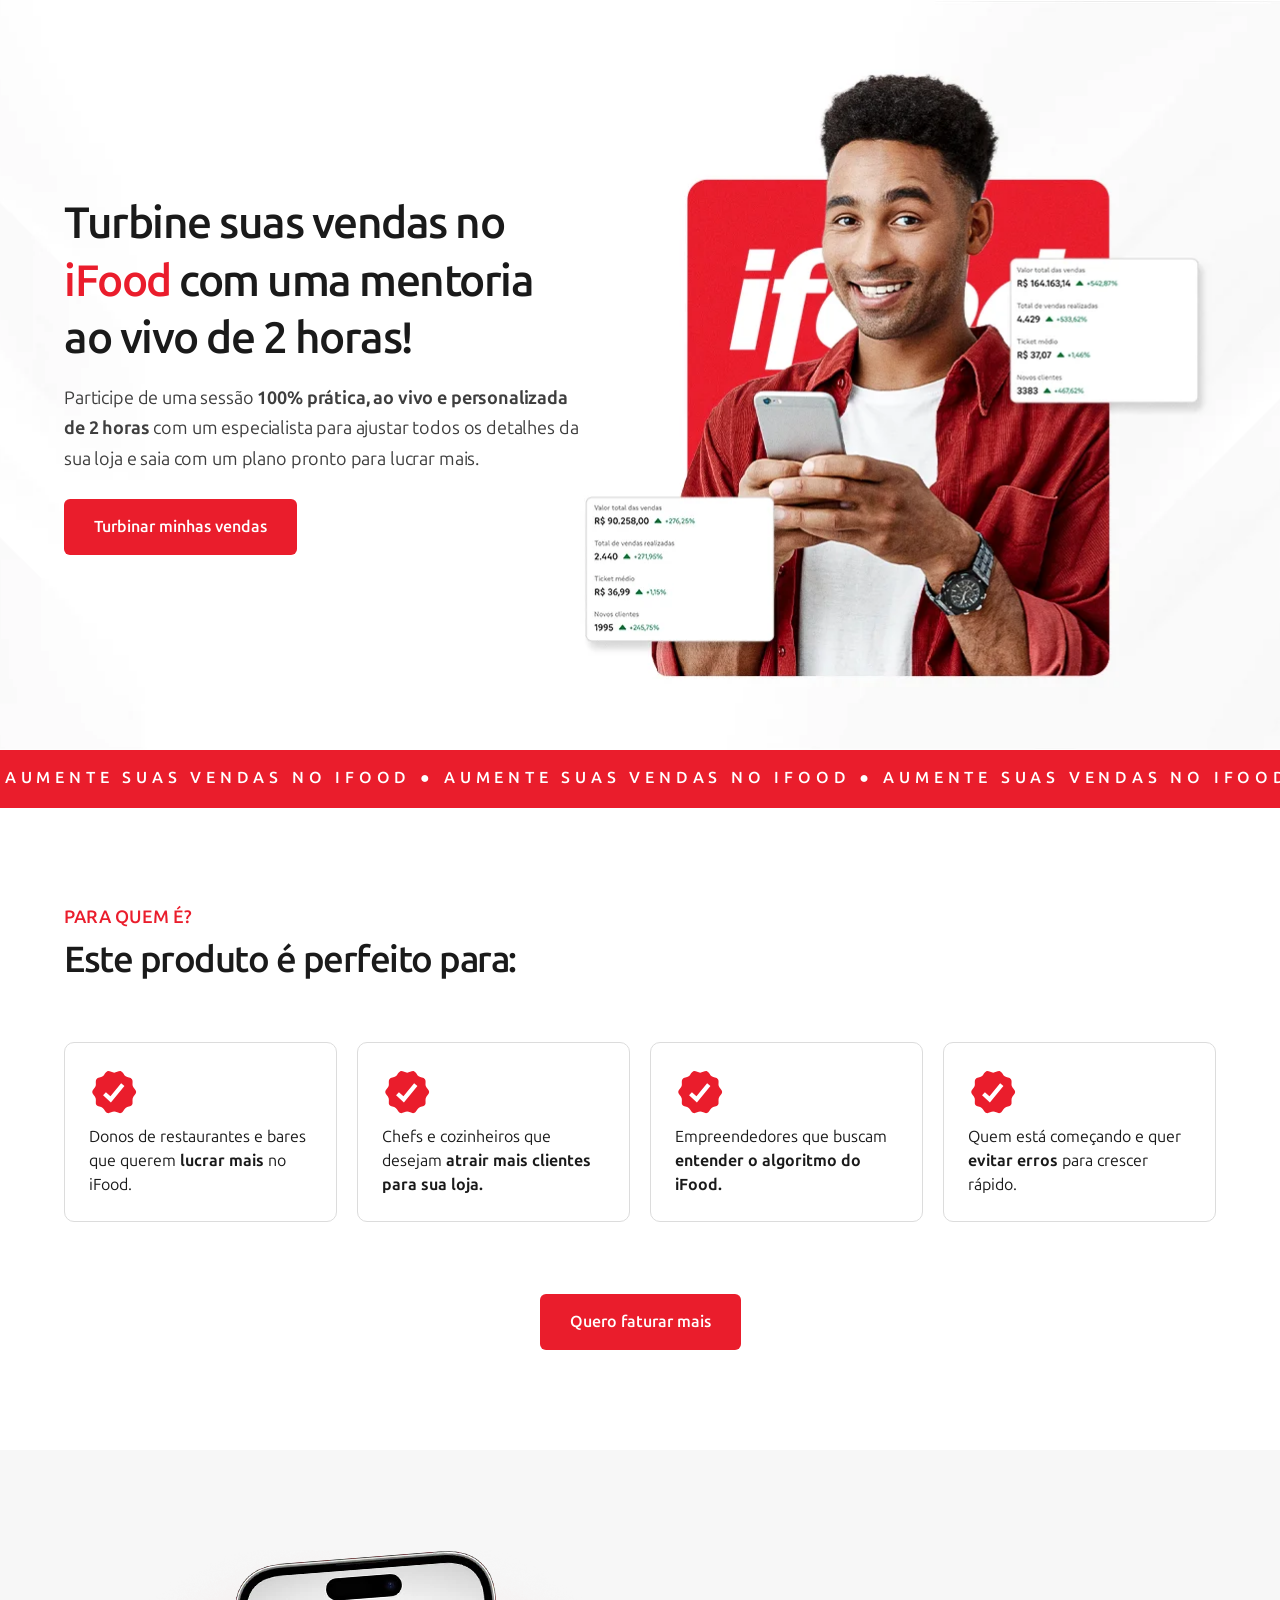
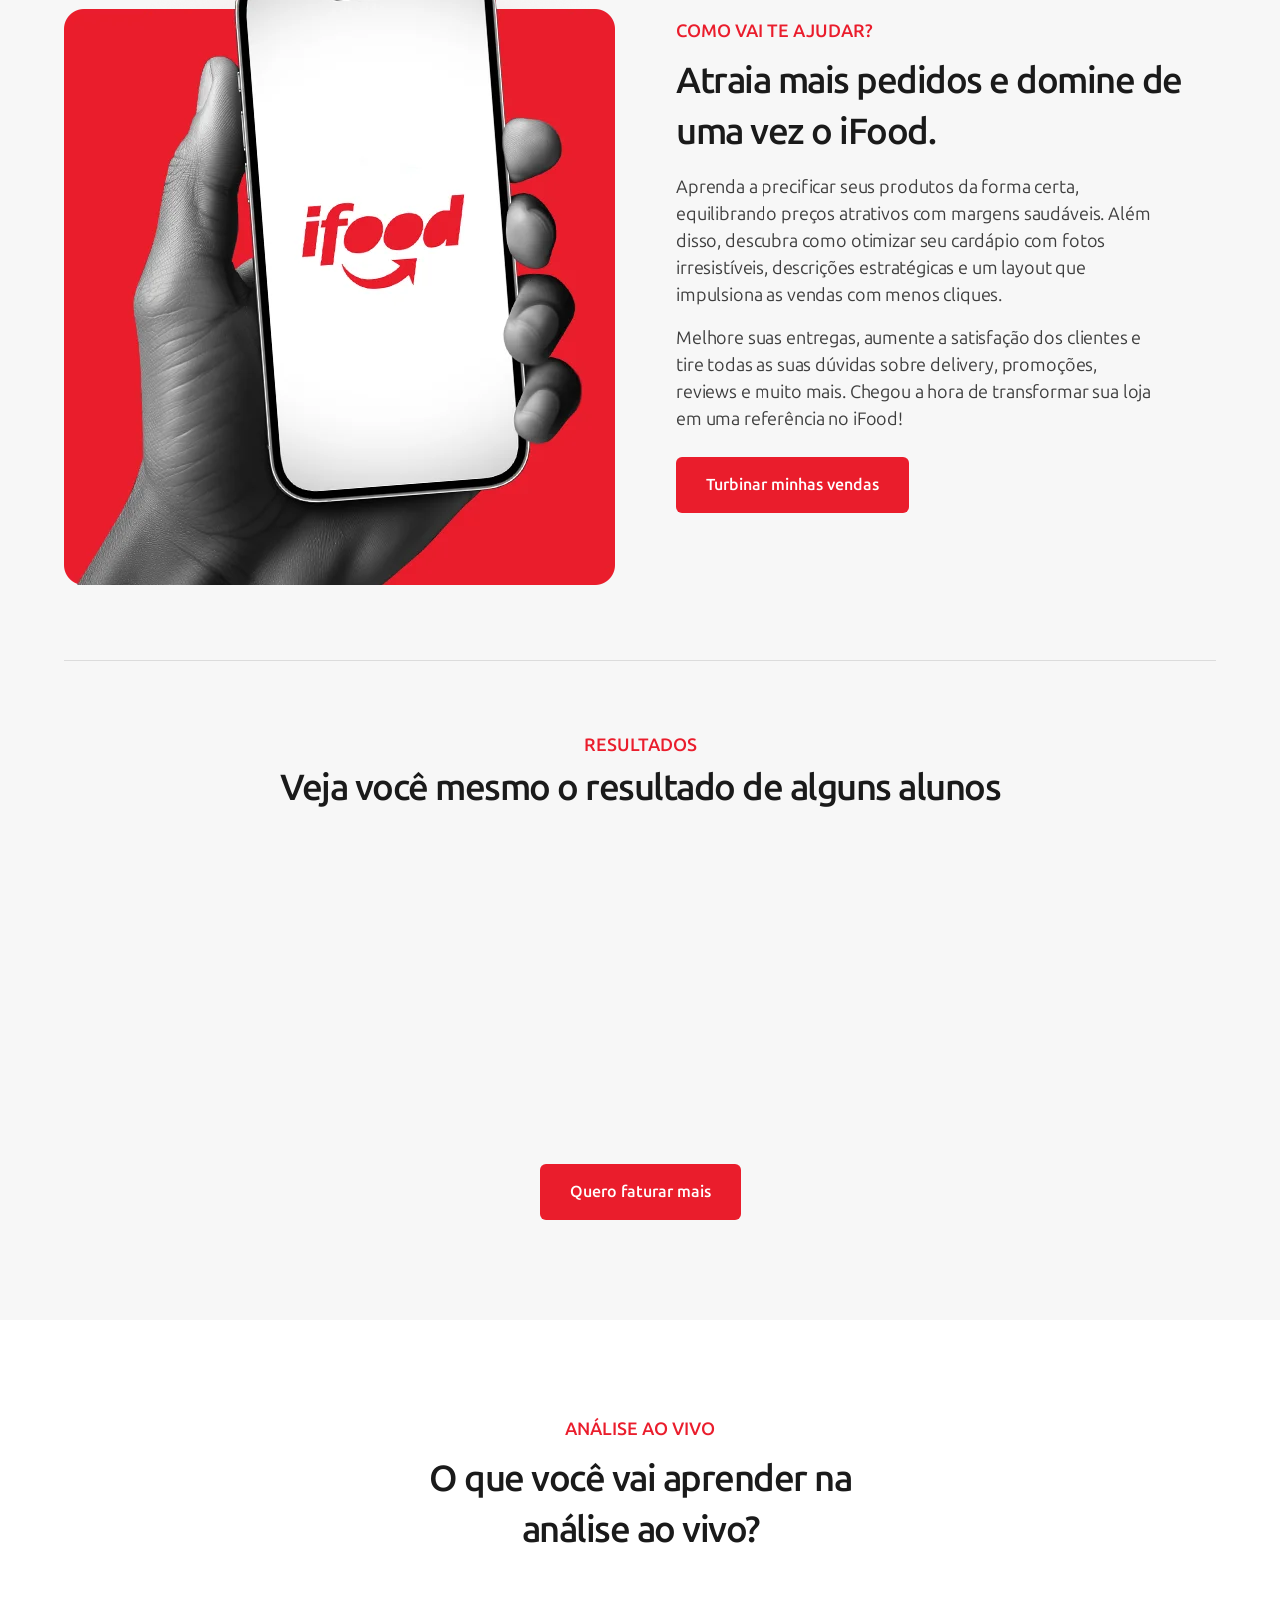
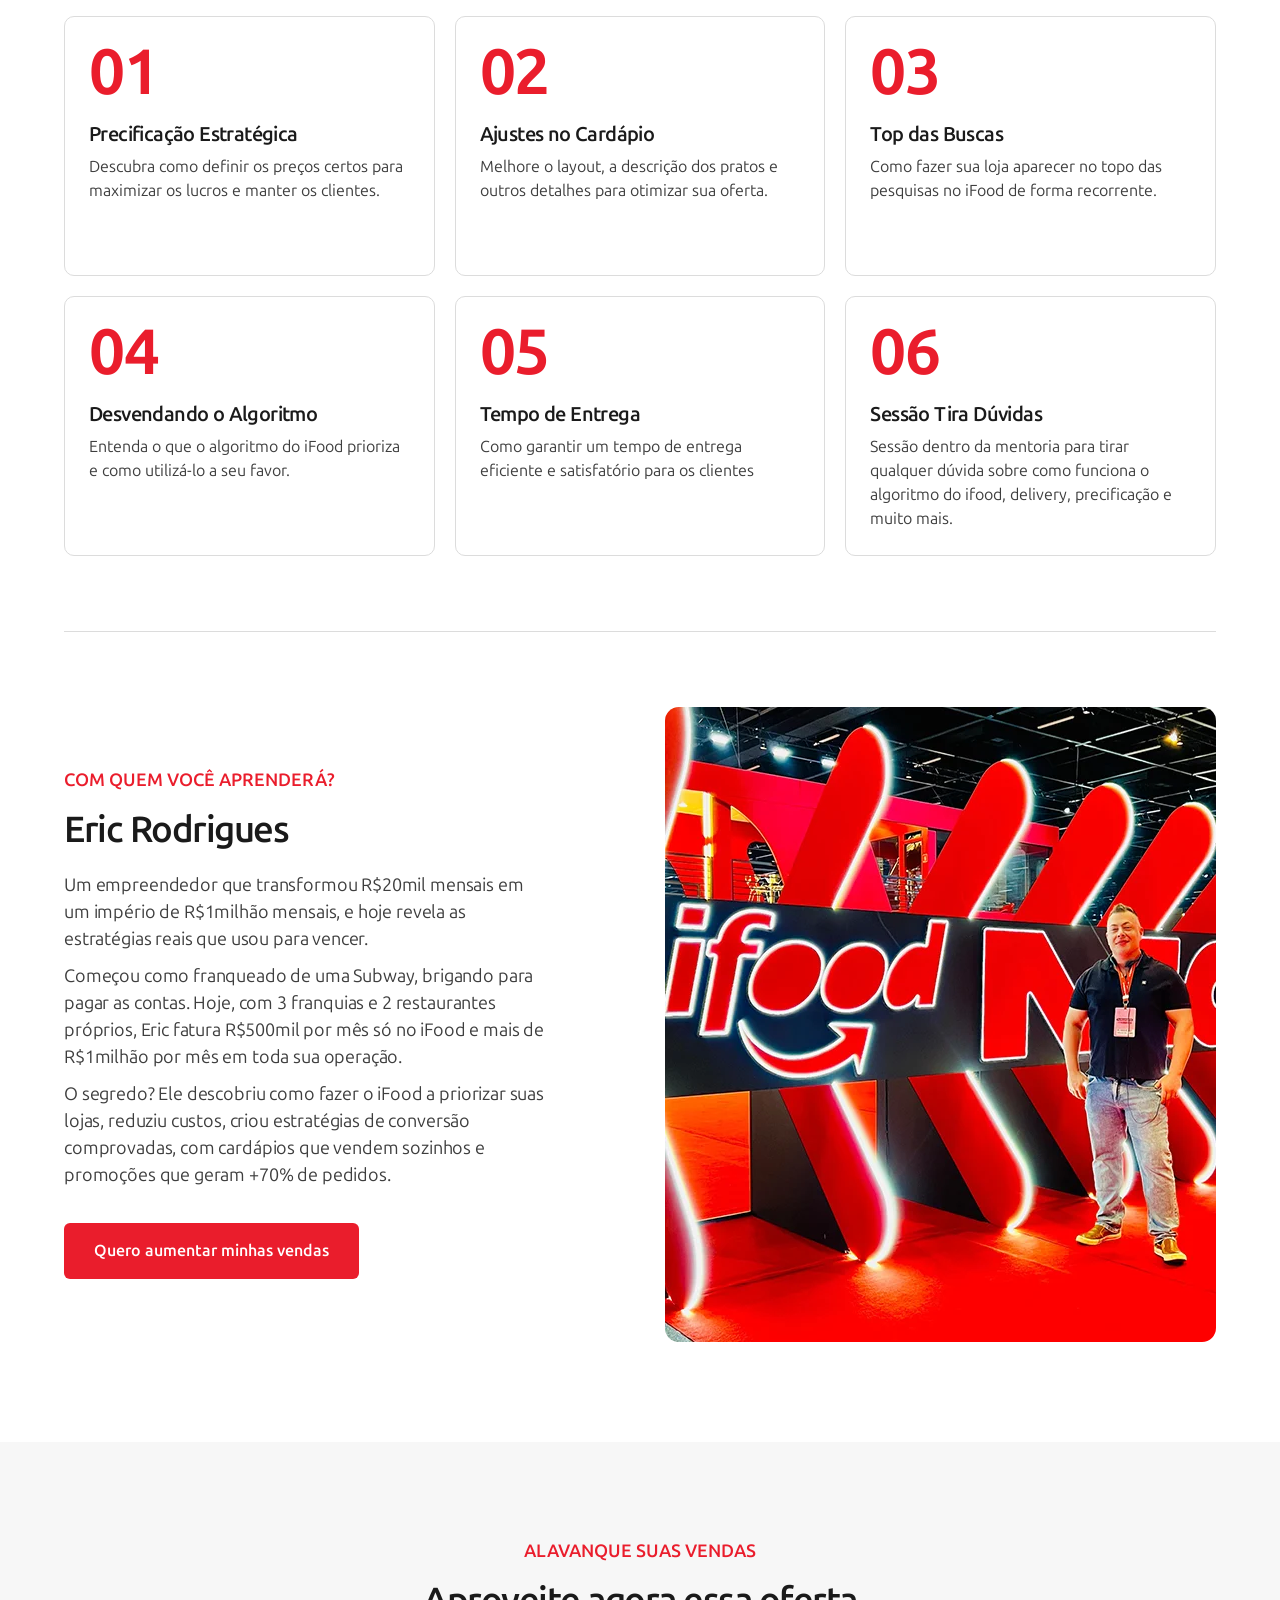
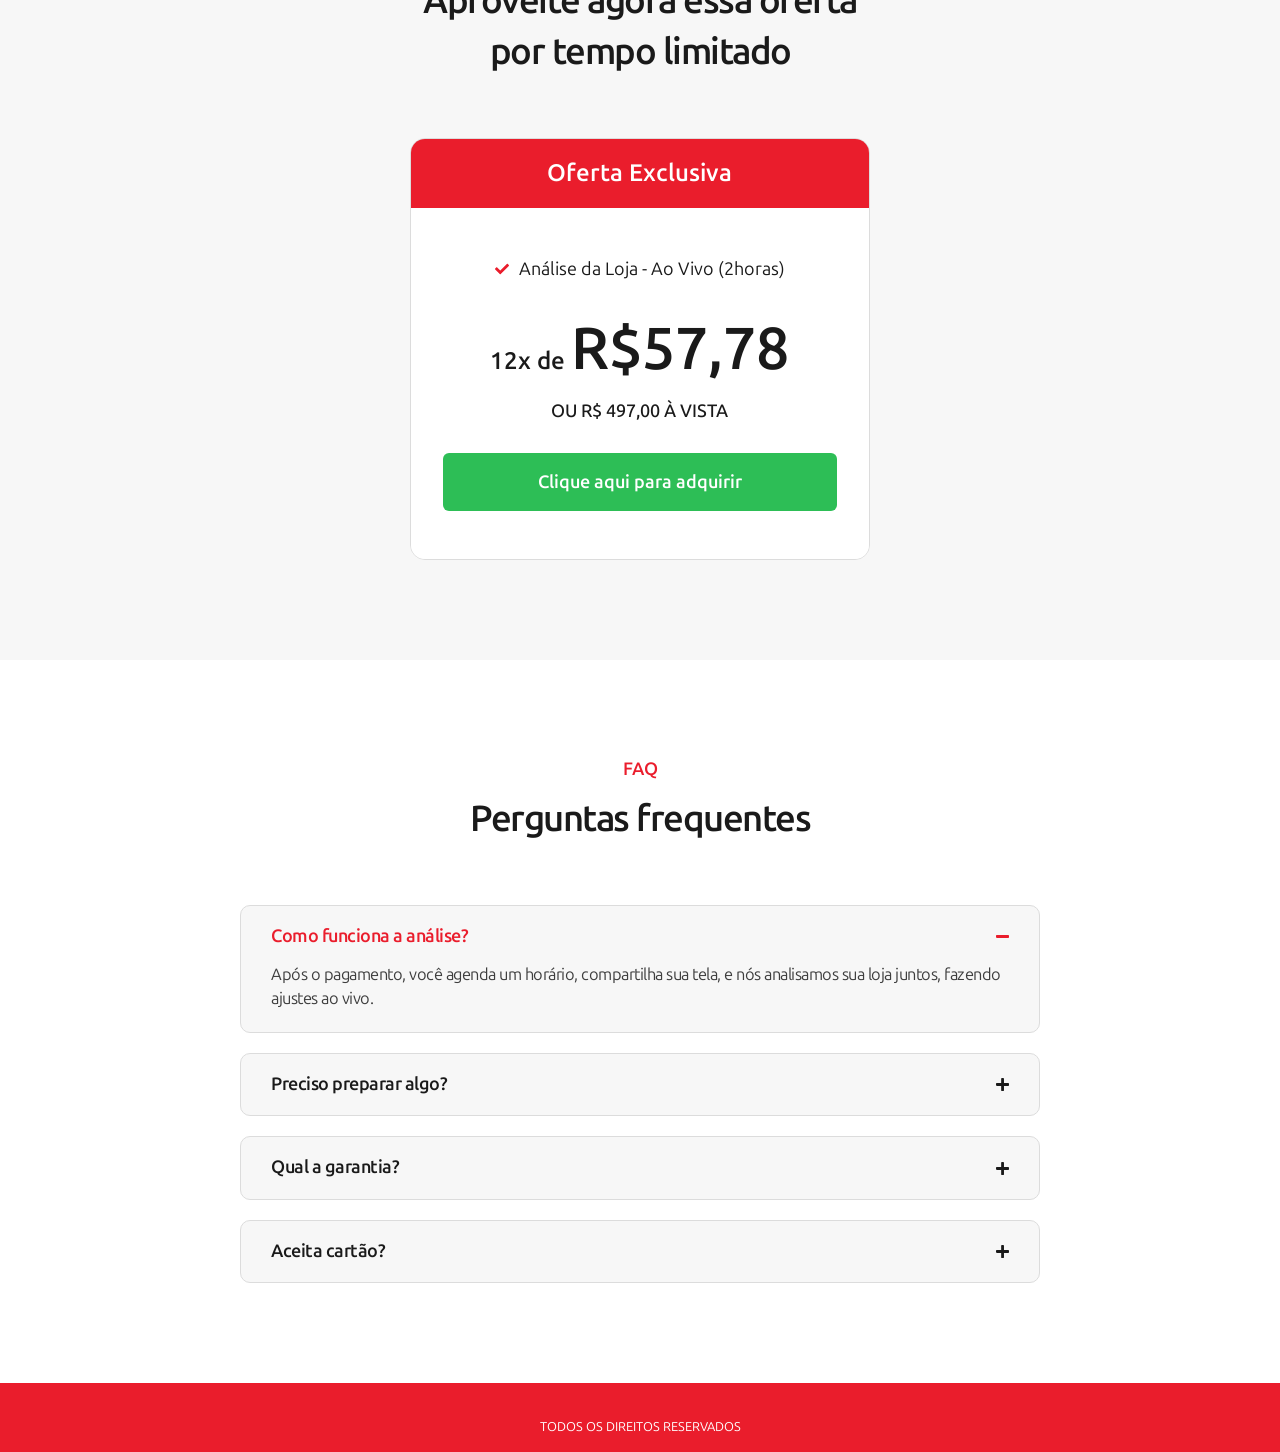
<file: antiga lp/index.html>
<!DOCTYPE html>
<html lang="pt-BR"><head><script data-offline-resolve="1">(function(){
var ASSET_MAP = {"https://gestaolojaifood.com.br/mentoria-ao-vivo/": "assets/22c4f573fa39913f_file.html", "https://gestaolojaifood.com.br/wp-content/themes/hello-elementor/assets/css/reset.css?ver=3.4.9": "assets/548c5d23d83057d2_reset.css", "https://gestaolojaifood.com.br/wp-content/themes/hello-elementor/assets/css/theme.css?ver=3.4.9": "assets/9a7cfe03ec763818_theme.css", "https://gestaolojaifood.com.br/wp-content/themes/hello-elementor/assets/css/header-footer.css?ver=3.4.9": "assets/5052c28c33de9956_header-footer.css", "https://gestaolojaifood.com.br/wp-content/plugins/elementor/assets/css/frontend.min.css?ver=4.1.3": "assets/0a5d398672e25dc7_frontend.min.css", "https://gestaolojaifood.com.br/wp-content/plugins/elementor/assets/css/widget-heading.min.css?ver=4.1.3": "assets/f68e889145cb0e47_widget-heading.min.css", "https://gestaolojaifood.com.br/wp-content/plugins/elementor/assets/lib/animations/styles/e-animation-grow.min.css?ver=4.1.3": "assets/dad3795cefb3d9f5_e-animation-grow.min.css", "https://gestaolojaifood.com.br/wp-content/plugins/elementor/assets/css/widget-image.min.css?ver=4.1.3": "assets/fb8690e594b2f9b8_widget-image.min.css", "https://gestaolojaifood.com.br/wp-content/plugins/elementor/assets/css/widget-icon-box.min.css?ver=4.1.3": "assets/398e2425ac154b75_widget-icon-box.min.css", "https://gestaolojaifood.com.br/wp-content/plugins/elementor/assets/css/widget-divider.min.css?ver=4.1.3": "assets/f042f3243af9c3e3_widget-divider.min.css", "https://gestaolojaifood.com.br/wp-content/plugins/elementor/assets/lib/e-gallery/css/e-gallery.min.css?ver=1.2.0": "assets/1c3c2e1b45d7970e_e-gallery.min.css", "https://gestaolojaifood.com.br/wp-content/plugins/pro-elements/assets/css/widget-gallery.min.css?ver=4.1.0": "assets/4923461bb474d797_widget-gallery.min.css", "https://gestaolojaifood.com.br/wp-content/plugins/pro-elements/assets/css/conditionals/transitions.min.css?ver=4.1.0": "assets/db2f6946935be25f_transitions.min.css", "https://gestaolojaifood.com.br/wp-content/plugins/elementor/assets/css/widget-icon-list.min.css?ver=4.1.3": "assets/1b34d4c7324321e3_widget-icon-list.min.css", "https://gestaolojaifood.com.br/wp-content/plugins/elementor/assets/css/widget-nested-accordion.min.css?ver=4.1.3": "assets/4ada91f83b55c031_widget-nested-accordion.min.css", "https://gestaolojaifood.com.br/wp-content/uploads/elementor/google-fonts/css/robotoslab.css?ver=1743013156": "assets/926f06f66c5c6dbb_robotoslab.css", "https://gestaolojaifood.com.br/wp-content/uploads/elementor/google-fonts/css/roboto.css?ver=1743013133": "assets/710b8c65446f6f97_roboto.css", "https://gestaolojaifood.com.br/wp-content/uploads/elementor/google-fonts/css/ubuntusans.css?ver=1743013264": "assets/9b81f1f049df2f0a_ubuntusans.css", "https://gestaolojaifood.com.br/wp-includes/js/jquery/jquery.min.js?ver=3.7.1": "assets/cb6f2d32c49d1c2b_jquery.min.js", "https://gestaolojaifood.com.br/wp-includes/js/jquery/jquery-migrate.min.js?ver=3.4.1": "assets/5274f11e6fb32ae0_jquery-migrate.min.js", "https://gestaolojaifood.com.br/wp-content/uploads/2025/03/ifood_b1.webp": "assets/2944d852ab299184_ifood_b1.webp", "https://gestaolojaifood.com.br/wp-content/uploads/elementor/css/post-10.css?ver=1786059803": "assets/967449043814f1be_post-10.css", "https://gestaolojaifood.com.br/wp-content/uploads/2025/03/foto-mentor.webp": "assets/e3c0d7815441ddfb_foto-mentor.webp", "https://gestaolojaifood.com.br/wp-content/themes/hello-elementor/assets/js/hello-frontend.js?ver=3.4.9": "assets/268cae8c2e7a7330_hello-frontend.js", "https://gestaolojaifood.com.br/wp-content/uploads/elementor/css/post-82.css?ver=1786063605": "assets/8f8afcae9b767d5a_post-82.css", "https://gestaolojaifood.com.br/wp-content/plugins/elementor/assets/js/webpack.runtime.min.js?ver=4.1.3": "assets/8dd3674bae946e2e_webpack.runtime.min.js", "https://gestaolojaifood.com.br/wp-content/plugins/elementor/assets/js/frontend-modules.min.js?ver=4.1.3": "assets/c66f47147d5fe3cc_frontend-modules.min.js", "https://gestaolojaifood.com.br/wp-content/uploads/2025/03/ifood_bg_desktop_1.webp": "assets/02d4373a344b1328_ifood_bg_desktop_1.webp", "https://analytics.tiktok.com/i18n/pixel/events.js?sdkid=D0QV533C77UBLRIEQ6F0&lib=ttq": "assets/d5d9772f3df09097_events.js", "https://gestaolojaifood.com.br/wp-includes/js/jquery/ui/core.min.js?ver=1.13.3": "assets/699210a5ed06e497_core.min.js", "https://gestaolojaifood.com.br/wp-content/plugins/elementor/assets/lib/e-gallery/js/e-gallery.min.js?ver=1.2.0": "assets/1552db8e5af89996_e-gallery.min.js", "https://gestaolojaifood.com.br/wp-content/plugins/pro-elements/assets/js/webpack-pro.runtime.min.js?ver=4.1.0": "assets/c90fb69b75b015bb_webpack-pro.runtime.min.js", "https://gestaolojaifood.com.br/wp-content/plugins/elementor/assets/js/frontend.min.js?ver=4.1.3": "assets/1842d6e4d3c7399f_frontend.min.js", "https://gestaolojaifood.com.br/wp-includes/js/dist/hooks.min.js?ver=7496969728ca0f95732d": "assets/cce388fed1a82ebd_hooks.min.js", "https://gestaolojaifood.com.br/wp-includes/js/dist/i18n.min.js?ver=781d11515ad3d91786ec": "assets/558ae0ec83cc88de_i18n.min.js", "https://gestaolojaifood.com.br/wp-content/plugins/pro-elements/assets/js/frontend.min.js?ver=4.1.0": "assets/8f4967178276e828_frontend.min.js", "https://gestaolojaifood.com.br/wp-content/plugins/pro-elements/assets/js/elements-handlers.min.js?ver=4.1.0": "assets/860839ccb402ba01_elements-handlers.min.js", "https://gestaolojaifood.com.br/wp-content/uploads/elementor/google-fonts/fonts/ubuntusans-co3vmwd6msrtb7_9ualwwjncq5alepfpu1tpcw2d6tag.woff2": "assets/d86292f3cdecdf9a_ubuntusans-co3vmwd6msrtb7_9ual.woff2", "https://gestaolojaifood.com.br/wp-content/uploads/elementor/google-fonts/fonts/roboto-kfo7cnqeu92fr1me7ksn66agldtyluama3yuba.woff2": "assets/20b535fa80c8189e_roboto-kfo7cnqeu92fr1me7ksn66a.woff2", "https://gestaolojaifood.com.br/wp-content/plugins/elementor/assets/js/shared-frontend-handlers.03caa53373b56d3bab67.bundle.min.js": "assets/77c0a6d635dad44b_shared-frontend-handlers.03caa.js", "https://gestaolojaifood.com.br/wp-content/plugins/elementor/assets/js/text-editor.45609661e409413f1cef.bundle.min.js": "assets/4543f55b0b8bc8fe_text-editor.45609661e409413f1c.js", "https://gestaolojaifood.com.br/wp-content/plugins/pro-elements/assets/js/gallery.cca2358f59857ce6f62f.bundle.min.js": "assets/751ccc1990b0f66f_gallery.cca2358f59857ce6f62f.b.js", "https://gestaolojaifood.com.br/wp-content/plugins/elementor/assets/js/nested-accordion.294d40984397351fd0f5.bundle.min.js": "assets/13a74d448663f3f9_nested-accordion.294d409843973.js", "https://analytics.tiktok.com/i18n/pixel/static/main.MTZkNzEzYmVhOQ.js": "assets/651ca65bdcf7b69b_main.MTZkNzEzYmVhOQ.js", "https://analytics.tiktok.com/i18n/pixel/static/identify_ea043f1c.js": "assets/417c2fa4ff8cf5e3_identify_ea043f1c.js", "https://gestaolojaifood.com.br/wp-content/uploads/2025/03/res-i-1.webp": "assets/38d13a04fe4fcc5d_res-i-1.webp", "https://gestaolojaifood.com.br/wp-content/uploads/2025/03/res-i-4.webp": "assets/d2b9f6965040cecb_res-i-4.webp", "https://gestaolojaifood.com.br/wp-content/uploads/2025/03/res-i-3.webp": "assets/82f9d90c75f6ab4e_res-i-3.webp", "https://gestaolojaifood.com.br/wp-content/uploads/2025/03/res-i-2.webp": "assets/e9bdc8a346543d74_res-i-2.webp", "https://gestaolojaifood.com.br/wp-content/uploads/2025/03/foto-mentor-260x300.webp": "assets/8c5a85235badc0dd_foto-mentor-260x300.webp", "https://gestaolojaifood.com.br/wp-json/wp/v2/pages/82": "assets/b9b3a006c07c9084_82.json", "https://gestaolojaifood.com.br/?p=82": "assets/480bba96efd8f843_file.html", "https://gestaolojaifood.com.br/wp-json/oembed/1.0/embed?url=https%3A%2F%2Fgestaolojaifood.com.br%2Fmentoria-ao-vivo%2F": "assets/9e029696289177a5_embed.json", "https://gestaolojaifood.com.br/feed/": "assets/c54470d32abfa99c_file", "https://gestaolojaifood.com.br/wp-json/oembed/1.0/embed?url=https%3A%2F%2Fgestaolojaifood.com.br%2Fmentoria-ao-vivo%2F&format=xml": "assets/2b57d001ea897ff5_embed", "https://gestaolojaifood.com.br/wp-json/": "assets/1fae7ae14a52f41f_file.json", "https://pay.cakto.com.br/9BzbqEN": "assets/164c56fb4c9b6ed3_9BzbqEN.html", "https://gestaolojaifood.com.br/comments/feed/": "assets/95e4795cc319bf72_file", "https://gestaolojaifood.com.br/wp-content/uploads/2025/03/ifood_b1-260x300.webp": "assets/d90bd39a7eba0a75_ifood_b1-260x300.webp"};
// Pre-populate path+query keys: when opened via file://, JS
// resolves '/foo.js' against file://… so we lose the original
// origin. Indexing by pathname+search lets the lookup succeed.
var _add = {};
for (var _k in ASSET_MAP) {
  try { var _u = new URL(_k); _add[_u.pathname + _u.search] = ASSET_MAP[_k]; }
  catch(e){}
}
for (var _k in _add) if (!ASSET_MAP[_k]) ASSET_MAP[_k] = _add[_k];
function resolveLocal(u){
  if (!u || typeof u !== 'string') return null;
  if (u.indexOf('data:') === 0 || u.indexOf('blob:') === 0) return null;
  if (ASSET_MAP[u]) return ASSET_MAP[u];
  try {
    var url = new URL(u, location.href);
    var pq = url.pathname + url.search;
    if (ASSET_MAP[pq]) return ASSET_MAP[pq];
    // The snapshot may be opened from a subdirectory, while
    // ASSET_MAP paths are origin-rooted. Retry with the
    // document's own directory prefix stripped off.
    var dir = location.pathname.replace(/[^/]*$/, '');
    if (dir.length > 1 && pq.indexOf(dir) === 0) {
      var rel = pq.slice(dir.length - 1);
      if (ASSET_MAP[rel]) return ASSET_MAP[rel];
    }
    // Next.js image optimization wrapper — peel the inner CDN URL
    if (/_next\/image$/.test(url.pathname)) {
      var t = url.searchParams.get('url');
      if (t) {
        var dec = decodeURIComponent(t);
        if (ASSET_MAP[dec]) return ASSET_MAP[dec];
        var bare = dec.split('?')[0];
        for (var k in ASSET_MAP) {
          if (k.split('?')[0] === bare) return ASSET_MAP[k];
        }
      }
    }
  } catch(e){}
  return null;
}
function rewriteSrcset(s){
  if (!s || typeof s !== 'string') return s;
  return s.split(',').map(function(it){
    var p = it.trim().split(/\s+/);
    var loc = resolveLocal(p[0]);
    if (loc) p[0] = loc;
    return p.join(' ');
  }).join(', ');
}
// Patch property setters: el.src = '...' / el.href = '...'
// IMPORTANT: skip rewrite when the element has crossOrigin set.
// WebGL textures (UnicornStudio, Three.js, etc.) are loaded via
//   img.crossOrigin = 'anonymous'; img.src = 'https://cdn/...'
// and consumed via gl.texImage2D. file:// resources have no CORS
// headers, so rewriting to local makes WebGL reject the texture
// (Access blocked by CORS policy → black/missing 3D scene).
// Better to keep the original URL: works online, fails offline,
// matches non-patched behaviour.
function patchSetter(klass, prop, transform){
  if (!klass || !klass.prototype) return;
  var desc = Object.getOwnPropertyDescriptor(klass.prototype, prop);
  if (!desc || !desc.set) return;
  Object.defineProperty(klass.prototype, prop, {
    configurable: true,
    get: desc.get,
    set: function(v){
      try {
        if (transform === 'srcset') {
          v = rewriteSrcset(v);
        } else {
          // Captured runtime resource (UnicornStudio texture,
          // etc.) → serve as a data: URI. data: never CORS-
          // taints a WebGL canvas, unlike a file:// texture,
          // so gl.texImage2D still accepts it offline.
          var du = window.__offlineDataUri && window.__offlineDataUri(v);
          if (du) { v = du; }
          else if (!this.crossOrigin) {
            var loc = resolveLocal(v); if (loc) v = loc;
          }
        }
      } catch(e){}
      desc.set.call(this, v);
    }
  });
}
patchSetter(window.HTMLScriptElement, 'src');
patchSetter(window.HTMLLinkElement, 'href');
patchSetter(window.HTMLImageElement, 'src');
patchSetter(window.HTMLImageElement, 'srcset', 'srcset');
patchSetter(window.HTMLSourceElement, 'src');
patchSetter(window.HTMLSourceElement, 'srcset', 'srcset');
patchSetter(window.HTMLMediaElement, 'src');
patchSetter(window.HTMLIFrameElement, 'src');
// Patch setAttribute too — some libs use it instead of property set
var _setAttr = Element.prototype.setAttribute;
Element.prototype.setAttribute = function(name, value){
  try {
    if (typeof value === 'string') {
      if (name === 'src' || name === 'href') {
        var du = window.__offlineDataUri && window.__offlineDataUri(value);
        if (du) { value = du; }
        else if (!this.crossOrigin) {
          var loc = resolveLocal(value); if (loc) value = loc;
        }
      } else if (name === 'srcset' && !this.crossOrigin) {
        value = rewriteSrcset(value);
      }
    }
  } catch(e){}
  return _setAttr.call(this, name, value);
};
// Expose for the late-init script in body
window.__resolveLocal = resolveLocal;
window.__rewriteSrcset = rewriteSrcset;
})();</script>
<meta charset="utf-8"/>
<title>Mentoria Ao Vivo – Gestão iFood</title>
<meta content="max-image-preview:large" name="robots"/>
<link href="assets/c54470d32abfa99c_file" rel="alternate" title="Feed para Gestão iFood »" type="application/rss+xml"/>
<link href="assets/95e4795cc319bf72_file" rel="alternate" title="Feed de comentários para Gestão iFood »" type="application/rss+xml"/>
<link href="assets/9e029696289177a5_embed.json" rel="alternate" title="oEmbed (JSON)" type="application/json+oembed"/>
<link href="assets/2b57d001ea897ff5_embed" rel="alternate" title="oEmbed (XML)" type="text/xml+oembed"/>
<style id="wp-img-auto-sizes-contain-inline-css">
img:is([sizes=auto i],[sizes^="auto," i]){contain-intrinsic-size:3000px 1500px}
/*# sourceURL=wp-img-auto-sizes-contain-inline-css */
</style>
<style id="wp-emoji-styles-inline-css">

	img.wp-smiley, img.emoji {
		display: inline !important;
		border: none !important;
		box-shadow: none !important;
		height: 1em !important;
		width: 1em !important;
		margin: 0 0.07em !important;
		vertical-align: -0.1em !important;
		background: none !important;
		padding: 0 !important;
	}
/*# sourceURL=wp-emoji-styles-inline-css */
</style>
<style id="global-styles-inline-css">
:root{--wp--preset--aspect-ratio--square: 1;--wp--preset--aspect-ratio--4-3: 4/3;--wp--preset--aspect-ratio--3-4: 3/4;--wp--preset--aspect-ratio--3-2: 3/2;--wp--preset--aspect-ratio--2-3: 2/3;--wp--preset--aspect-ratio--16-9: 16/9;--wp--preset--aspect-ratio--9-16: 9/16;--wp--preset--color--black: #000000;--wp--preset--color--cyan-bluish-gray: #abb8c3;--wp--preset--color--white: #ffffff;--wp--preset--color--pale-pink: #f78da7;--wp--preset--color--vivid-red: #cf2e2e;--wp--preset--color--luminous-vivid-orange: #ff6900;--wp--preset--color--luminous-vivid-amber: #fcb900;--wp--preset--color--light-green-cyan: #7bdcb5;--wp--preset--color--vivid-green-cyan: #00d084;--wp--preset--color--pale-cyan-blue: #8ed1fc;--wp--preset--color--vivid-cyan-blue: #0693e3;--wp--preset--color--vivid-purple: #9b51e0;--wp--preset--gradient--vivid-cyan-blue-to-vivid-purple: linear-gradient(135deg,rgb(6,147,227) 0%,rgb(155,81,224) 100%);--wp--preset--gradient--light-green-cyan-to-vivid-green-cyan: linear-gradient(135deg,rgb(122,220,180) 0%,rgb(0,208,130) 100%);--wp--preset--gradient--luminous-vivid-amber-to-luminous-vivid-orange: linear-gradient(135deg,rgb(252,185,0) 0%,rgb(255,105,0) 100%);--wp--preset--gradient--luminous-vivid-orange-to-vivid-red: linear-gradient(135deg,rgb(255,105,0) 0%,rgb(207,46,46) 100%);--wp--preset--gradient--very-light-gray-to-cyan-bluish-gray: linear-gradient(135deg,rgb(238,238,238) 0%,rgb(169,184,195) 100%);--wp--preset--gradient--cool-to-warm-spectrum: linear-gradient(135deg,rgb(74,234,220) 0%,rgb(151,120,209) 20%,rgb(207,42,186) 40%,rgb(238,44,130) 60%,rgb(251,105,98) 80%,rgb(254,248,76) 100%);--wp--preset--gradient--blush-light-purple: linear-gradient(135deg,rgb(255,206,236) 0%,rgb(152,150,240) 100%);--wp--preset--gradient--blush-bordeaux: linear-gradient(135deg,rgb(254,205,165) 0%,rgb(254,45,45) 50%,rgb(107,0,62) 100%);--wp--preset--gradient--luminous-dusk: linear-gradient(135deg,rgb(255,203,112) 0%,rgb(199,81,192) 50%,rgb(65,88,208) 100%);--wp--preset--gradient--pale-ocean: linear-gradient(135deg,rgb(255,245,203) 0%,rgb(182,227,212) 50%,rgb(51,167,181) 100%);--wp--preset--gradient--electric-grass: linear-gradient(135deg,rgb(202,248,128) 0%,rgb(113,206,126) 100%);--wp--preset--gradient--midnight: linear-gradient(135deg,rgb(2,3,129) 0%,rgb(40,116,252) 100%);--wp--preset--font-size--small: 13px;--wp--preset--font-size--medium: 20px;--wp--preset--font-size--large: 36px;--wp--preset--font-size--x-large: 42px;--wp--preset--spacing--20: 0.44rem;--wp--preset--spacing--30: 0.67rem;--wp--preset--spacing--40: 1rem;--wp--preset--spacing--50: 1.5rem;--wp--preset--spacing--60: 2.25rem;--wp--preset--spacing--70: 3.38rem;--wp--preset--spacing--80: 5.06rem;--wp--preset--shadow--natural: 6px 6px 9px rgba(0, 0, 0, 0.2);--wp--preset--shadow--deep: 12px 12px 50px rgba(0, 0, 0, 0.4);--wp--preset--shadow--sharp: 6px 6px 0px rgba(0, 0, 0, 0.2);--wp--preset--shadow--outlined: 6px 6px 0px -3px rgb(255, 255, 255), 6px 6px rgb(0, 0, 0);--wp--preset--shadow--crisp: 6px 6px 0px rgb(0, 0, 0);}:root { --wp--style--global--content-size: 800px;--wp--style--global--wide-size: 1200px; }:where(body) { margin: 0; }.wp-site-blocks > .alignleft { float: left; margin-right: 2em; }.wp-site-blocks > .alignright { float: right; margin-left: 2em; }.wp-site-blocks > .aligncenter { justify-content: center; margin-left: auto; margin-right: auto; }:where(.wp-site-blocks) > * { margin-block-start: 24px; margin-block-end: 0; }:where(.wp-site-blocks) > :first-child { margin-block-start: 0; }:where(.wp-site-blocks) > :last-child { margin-block-end: 0; }:root { --wp--style--block-gap: 24px; }:root :where(.is-layout-flow) > :first-child{margin-block-start: 0;}:root :where(.is-layout-flow) > :last-child{margin-block-end: 0;}:root :where(.is-layout-flow) > *{margin-block-start: 24px;margin-block-end: 0;}:root :where(.is-layout-constrained) > :first-child{margin-block-start: 0;}:root :where(.is-layout-constrained) > :last-child{margin-block-end: 0;}:root :where(.is-layout-constrained) > *{margin-block-start: 24px;margin-block-end: 0;}:root :where(.is-layout-flex){gap: 24px;}:root :where(.is-layout-grid){gap: 24px;}.is-layout-flow > .alignleft{float: left;margin-inline-start: 0;margin-inline-end: 2em;}.is-layout-flow > .alignright{float: right;margin-inline-start: 2em;margin-inline-end: 0;}.is-layout-flow > .aligncenter{margin-left: auto !important;margin-right: auto !important;}.is-layout-constrained > .alignleft{float: left;margin-inline-start: 0;margin-inline-end: 2em;}.is-layout-constrained > .alignright{float: right;margin-inline-start: 2em;margin-inline-end: 0;}.is-layout-constrained > .aligncenter{margin-left: auto !important;margin-right: auto !important;}.is-layout-constrained > :where(:not(.alignleft):not(.alignright):not(.alignfull)){max-width: var(--wp--style--global--content-size);margin-left: auto !important;margin-right: auto !important;}.is-layout-constrained > .alignwide{max-width: var(--wp--style--global--wide-size);}body .is-layout-flex{display: flex;}.is-layout-flex{flex-wrap: wrap;align-items: center;}.is-layout-flex > :is(*, div){margin: 0;}body .is-layout-grid{display: grid;}.is-layout-grid > :is(*, div){margin: 0;}body{padding-top: 0px;padding-right: 0px;padding-bottom: 0px;padding-left: 0px;}:root :where(.wp-element-button, .wp-block-button__link){background-color: #32373c;border-width: 0;color: #fff;font-family: inherit;font-size: inherit;font-style: inherit;font-weight: inherit;letter-spacing: inherit;line-height: inherit;padding-top: calc(0.667em + 2px);padding-right: calc(1.333em + 2px);padding-bottom: calc(0.667em + 2px);padding-left: calc(1.333em + 2px);text-decoration: none;text-transform: inherit;}.has-black-color{color: var(--wp--preset--color--black) !important;}.has-cyan-bluish-gray-color{color: var(--wp--preset--color--cyan-bluish-gray) !important;}.has-white-color{color: var(--wp--preset--color--white) !important;}.has-pale-pink-color{color: var(--wp--preset--color--pale-pink) !important;}.has-vivid-red-color{color: var(--wp--preset--color--vivid-red) !important;}.has-luminous-vivid-orange-color{color: var(--wp--preset--color--luminous-vivid-orange) !important;}.has-luminous-vivid-amber-color{color: var(--wp--preset--color--luminous-vivid-amber) !important;}.has-light-green-cyan-color{color: var(--wp--preset--color--light-green-cyan) !important;}.has-vivid-green-cyan-color{color: var(--wp--preset--color--vivid-green-cyan) !important;}.has-pale-cyan-blue-color{color: var(--wp--preset--color--pale-cyan-blue) !important;}.has-vivid-cyan-blue-color{color: var(--wp--preset--color--vivid-cyan-blue) !important;}.has-vivid-purple-color{color: var(--wp--preset--color--vivid-purple) !important;}.has-black-background-color{background-color: var(--wp--preset--color--black) !important;}.has-cyan-bluish-gray-background-color{background-color: var(--wp--preset--color--cyan-bluish-gray) !important;}.has-white-background-color{background-color: var(--wp--preset--color--white) !important;}.has-pale-pink-background-color{background-color: var(--wp--preset--color--pale-pink) !important;}.has-vivid-red-background-color{background-color: var(--wp--preset--color--vivid-red) !important;}.has-luminous-vivid-orange-background-color{background-color: var(--wp--preset--color--luminous-vivid-orange) !important;}.has-luminous-vivid-amber-background-color{background-color: var(--wp--preset--color--luminous-vivid-amber) !important;}.has-light-green-cyan-background-color{background-color: var(--wp--preset--color--light-green-cyan) !important;}.has-vivid-green-cyan-background-color{background-color: var(--wp--preset--color--vivid-green-cyan) !important;}.has-pale-cyan-blue-background-color{background-color: var(--wp--preset--color--pale-cyan-blue) !important;}.has-vivid-cyan-blue-background-color{background-color: var(--wp--preset--color--vivid-cyan-blue) !important;}.has-vivid-purple-background-color{background-color: var(--wp--preset--color--vivid-purple) !important;}.has-black-border-color{border-color: var(--wp--preset--color--black) !important;}.has-cyan-bluish-gray-border-color{border-color: var(--wp--preset--color--cyan-bluish-gray) !important;}.has-white-border-color{border-color: var(--wp--preset--color--white) !important;}.has-pale-pink-border-color{border-color: var(--wp--preset--color--pale-pink) !important;}.has-vivid-red-border-color{border-color: var(--wp--preset--color--vivid-red) !important;}.has-luminous-vivid-orange-border-color{border-color: var(--wp--preset--color--luminous-vivid-orange) !important;}.has-luminous-vivid-amber-border-color{border-color: var(--wp--preset--color--luminous-vivid-amber) !important;}.has-light-green-cyan-border-color{border-color: var(--wp--preset--color--light-green-cyan) !important;}.has-vivid-green-cyan-border-color{border-color: var(--wp--preset--color--vivid-green-cyan) !important;}.has-pale-cyan-blue-border-color{border-color: var(--wp--preset--color--pale-cyan-blue) !important;}.has-vivid-cyan-blue-border-color{border-color: var(--wp--preset--color--vivid-cyan-blue) !important;}.has-vivid-purple-border-color{border-color: var(--wp--preset--color--vivid-purple) !important;}.has-vivid-cyan-blue-to-vivid-purple-gradient-background{background: var(--wp--preset--gradient--vivid-cyan-blue-to-vivid-purple) !important;}.has-light-green-cyan-to-vivid-green-cyan-gradient-background{background: var(--wp--preset--gradient--light-green-cyan-to-vivid-green-cyan) !important;}.has-luminous-vivid-amber-to-luminous-vivid-orange-gradient-background{background: var(--wp--preset--gradient--luminous-vivid-amber-to-luminous-vivid-orange) !important;}.has-luminous-vivid-orange-to-vivid-red-gradient-background{background: var(--wp--preset--gradient--luminous-vivid-orange-to-vivid-red) !important;}.has-very-light-gray-to-cyan-bluish-gray-gradient-background{background: var(--wp--preset--gradient--very-light-gray-to-cyan-bluish-gray) !important;}.has-cool-to-warm-spectrum-gradient-background{background: var(--wp--preset--gradient--cool-to-warm-spectrum) !important;}.has-blush-light-purple-gradient-background{background: var(--wp--preset--gradient--blush-light-purple) !important;}.has-blush-bordeaux-gradient-background{background: var(--wp--preset--gradient--blush-bordeaux) !important;}.has-luminous-dusk-gradient-background{background: var(--wp--preset--gradient--luminous-dusk) !important;}.has-pale-ocean-gradient-background{background: var(--wp--preset--gradient--pale-ocean) !important;}.has-electric-grass-gradient-background{background: var(--wp--preset--gradient--electric-grass) !important;}.has-midnight-gradient-background{background: var(--wp--preset--gradient--midnight) !important;}.has-small-font-size{font-size: var(--wp--preset--font-size--small) !important;}.has-medium-font-size{font-size: var(--wp--preset--font-size--medium) !important;}.has-large-font-size{font-size: var(--wp--preset--font-size--large) !important;}.has-x-large-font-size{font-size: var(--wp--preset--font-size--x-large) !important;}
:root :where(.wp-block-icon svg){width: 24px;}
:root :where(.wp-block-pullquote){font-size: 1.5em;line-height: 1.6;}
/*# sourceURL=global-styles-inline-css */
</style>
<link href="assets/548c5d23d83057d2_reset.css" id="hello-elementor-css" media="all" rel="stylesheet"/>
<link href="assets/9a7cfe03ec763818_theme.css" id="hello-elementor-theme-style-css" media="all" rel="stylesheet"/>
<link href="assets/5052c28c33de9956_header-footer.css" id="hello-elementor-header-footer-css" media="all" rel="stylesheet"/>
<link href="assets/0a5d398672e25dc7_frontend.min.css" id="elementor-frontend-css" media="all" rel="stylesheet"/>
<link href="assets/967449043814f1be_post-10.css" id="elementor-post-10-css" media="all" rel="stylesheet"/>
<link href="assets/f68e889145cb0e47_widget-heading.min.css" id="widget-heading-css" media="all" rel="stylesheet"/>
<link href="assets/dad3795cefb3d9f5_e-animation-grow.min.css" id="e-animation-grow-css" media="all" rel="stylesheet"/>
<link href="assets/398e2425ac154b75_widget-icon-box.min.css" id="widget-icon-box-css" media="all" rel="stylesheet"/>
<link href="assets/fb8690e594b2f9b8_widget-image.min.css" id="widget-image-css" media="all" rel="stylesheet"/>
<link href="assets/f042f3243af9c3e3_widget-divider.min.css" id="widget-divider-css" media="all" rel="stylesheet"/>
<link href="assets/4923461bb474d797_widget-gallery.min.css" id="widget-gallery-css" media="all" rel="stylesheet"/>
<link href="assets/1c3c2e1b45d7970e_e-gallery.min.css" id="elementor-gallery-css" media="all" rel="stylesheet"/>
<link href="assets/db2f6946935be25f_transitions.min.css" id="e-transitions-css" media="all" rel="stylesheet"/>
<link href="assets/1b34d4c7324321e3_widget-icon-list.min.css" id="widget-icon-list-css" media="all" rel="stylesheet"/>
<link href="assets/4ada91f83b55c031_widget-nested-accordion.min.css" id="widget-nested-accordion-css" media="all" rel="stylesheet"/>
<link href="assets/8f8afcae9b767d5a_post-82.css" id="elementor-post-82-css" media="all" rel="stylesheet"/>
<link href="assets/710b8c65446f6f97_roboto.css" id="elementor-gf-local-roboto-css" media="all" rel="stylesheet"/>
<link href="assets/926f06f66c5c6dbb_robotoslab.css" id="elementor-gf-local-robotoslab-css" media="all" rel="stylesheet"/>
<link href="assets/9b81f1f049df2f0a_ubuntusans.css" id="elementor-gf-local-ubuntusans-css" media="all" rel="stylesheet"/>
<script async="" src="assets/417c2fa4ff8cf5e3_identify_ea043f1c.js" type="text/javascript"></script><script async="" data-id="D0QV533C77UBLRIEQ6F0" src="assets/651ca65bdcf7b69b_main.MTZkNzEzYmVhOQ.js" type="text/javascript"></script><script async="" src="assets/d5d9772f3df09097_events.js" type="text/javascript"></script><script async="" src="https://connect.facebook.net/signals/config/1614612872757005?v=2.9.377&amp;r=stable&amp;domain=gestaolojaifood.com.br&amp;hme=54e1ff78c67c58505a168f4db6b2d95d2daeace7ee6b53e01d6f2396e8523fa0&amp;ex_m=113%2C218%2C164%2C25%2C78%2C79%2C156%2C74%2C73%2C11%2C174%2C98%2C19%2C148%2C136%2C43%2C81%2C86%2C144%2C169%2C176%2C29%2C17%2C30%2C31%2C32%2C34%2C52%2C157%2C83%2C121%2C21%2C23%2C48%2C44%2C46%2C45%2C91%2C100%2C104%2C119%2C155%2C158%2C50%2C120%2C27%2C24%2C128%2C75%2C40%2C160%2C159%2C161%2C152%2C150%2C28%2C39%2C63%2C118%2C171%2C76%2C20%2C123%2C89%2C72%2C22%2C93%2C94%2C125%2C92%2C146%2C145%2C149%2C105%2C170%2C173%2C38%2C53%2C122%2C51%2C8%2C4%2C5%2C7%2C6%2C3%2C99%2C110%2C177%2C185%2C232%2C80%2C245%2C244%2C243%2C14%2C26%2C37%2C59%2C112%2C65%2C10%2C69%2C106%2C107%2C108%2C114%2C139%2C35%2C33%2C141%2C142%2C143%2C138%2C137%2C165%2C82%2C168%2C166%2C167%2C54%2C64%2C132%2C18%2C172%2C49%2C290%2C291%2C289%2C304%2C323%2C225%2C214%2C66%2C215%2C213%2C326%2C317%2C56%2C226%2C116%2C140%2C88%2C130%2C58%2C129%2C135%2C134%2C62%2C70%2C68%2C162%2C84%2C85%2C124%2C41%2C36%2C57%2C60%2C109%2C175%2C1%2C133%2C16%2C131%2C12%2C2%2C61%2C101%2C15%2C71%2C67%2C127%2C97%2C96%2C178%2C179%2C102%2C103%2C9%2C111%2C55%2C153%2C95%2C87%2C77%2C126%2C115%2C47%2C154%2C0%2C90%2C147%2C151%2C163%2C42%2C117%2C13%2C180"></script><script async="" src="https://connect.facebook.net/en_US/fbevents.js"></script><script id="jquery-core-js" src="assets/cb6f2d32c49d1c2b_jquery.min.js"></script>
<script id="jquery-migrate-js" src="assets/5274f11e6fb32ae0_jquery-migrate.min.js"></script>
<link href="assets/1fae7ae14a52f41f_file.json" rel="https://api.w.org/"/><link href="assets/b9b3a006c07c9084_82.json" rel="alternate" title="JSON" type="application/json"/><meta content="WordPress 7.0.3" name="generator"/>
<link href="assets/22c4f573fa39913f_file.html" rel="canonical"/>
<link href="assets/480bba96efd8f843_file.html" rel="shortlink"/>
<meta content="Elementor 4.1.3; features: e_font_icon_svg, additional_custom_breakpoints; settings: css_print_method-external, google_font-enabled, font_display-swap" name="generator"/>
<!-- Meta Pixel Code -->
<script>
!function(f,b,e,v,n,t,s)
{if(f.fbq)return;n=f.fbq=function(){n.callMethod?
n.callMethod.apply(n,arguments):n.queue.push(arguments)};
if(!f._fbq)f._fbq=n;n.push=n;n.loaded=!0;n.version='2.0';
n.queue=[];t=b.createElement(e);t.async=!0;
t.src=v;s=b.getElementsByTagName(e)[0];
s.parentNode.insertBefore(t,s)}(window, document,'script',
'https://connect.facebook.net/en_US/fbevents.js');
fbq('init', '1614612872757005');
fbq('track', 'PageView');
</script>
<noscript><img height="1" src="https://www.facebook.com/tr?id=1614612872757005&amp;ev=PageView&amp;noscript=1" style="display:none" width="1"/></noscript>
<!-- End Meta Pixel Code -->
<!-- TikTok Pixel Code Start -->
<script>
!function (w, d, t) {
  w.TiktokAnalyticsObject=t;var ttq=w[t]=w[t]||[];ttq.methods=["page","track","identify","instances","debug","on","off","once","ready","alias","group","enableCookie","disableCookie","holdConsent","revokeConsent","grantConsent"],ttq.setAndDefer=function(t,e){t[e]=function(){t.push([e].concat(Array.prototype.slice.call(arguments,0)))}};for(var i=0;i<ttq.methods.length;i++)ttq.setAndDefer(ttq,ttq.methods[i]);ttq.instance=function(t){for(
var e=ttq._i[t]||[],n=0;n<ttq.methods.length;n++)ttq.setAndDefer(e,ttq.methods[n]);return e},ttq.load=function(e,n){var r="https://analytics.tiktok.com/i18n/pixel/events.js",o=n&&n.partner;ttq._i=ttq._i||{},ttq._i[e]=[],ttq._i[e]._u=r,ttq._t=ttq._t||{},ttq._t[e]=+new Date,ttq._o=ttq._o||{},ttq._o[e]=n||{};n=document.createElement("script")
;n.type="text/javascript",n.async=!0,n.src=r+"?sdkid="+e+"&lib="+t;e=document.getElementsByTagName("script")[0];e.parentNode.insertBefore(n,e)};


  ttq.load('D0QV533C77UBLRIEQ6F0');
  ttq.page();
}(window, document, 'ttq');
</script>
<!-- TikTok Pixel Code End -->
<style>
				.e-con.e-parent:nth-of-type(n+4):not(.e-lazyloaded):not(.e-no-lazyload),
				.e-con.e-parent:nth-of-type(n+4):not(.e-lazyloaded):not(.e-no-lazyload) * {
					background-image: none !important;
				}
				@media screen and (max-height: 1024px) {
					.e-con.e-parent:nth-of-type(n+3):not(.e-lazyloaded):not(.e-no-lazyload),
					.e-con.e-parent:nth-of-type(n+3):not(.e-lazyloaded):not(.e-no-lazyload) * {
						background-image: none !important;
					}
				}
				@media screen and (max-height: 640px) {
					.e-con.e-parent:nth-of-type(n+2):not(.e-lazyloaded):not(.e-no-lazyload),
					.e-con.e-parent:nth-of-type(n+2):not(.e-lazyloaded):not(.e-no-lazyload) * {
						background-image: none !important;
					}
				}
			</style>
<meta content="width=device-width, initial-scale=1.0, viewport-fit=cover" name="viewport"/><style data-offline="1">/* offline: ensure content is visible regardless of JS init state */
html,body{opacity:1!important;visibility:visible!important}
.page-loader,.site-loader,[class*='loading-screen'],[id*='loading-screen']{display:none!important}
</style></head>
<body class="wp-singular page-template page-template-elementor_canvas page page-id-82 wp-embed-responsive wp-theme-hello-elementor hello-elementor-default elementor-default elementor-template-canvas elementor-kit-10 elementor-page elementor-page-82 e--ua-blink e--ua-chrome e--ua-mac e--ua-webkit" data-elementor-device-mode="desktop">
<div class="elementor elementor-82" data-elementor-id="82" data-elementor-post-type="page" data-elementor-type="wp-page">
<div class="elementor-element elementor-element-25797fa box e-flex e-con-boxed e-con e-parent e-lazyloaded" data-e-type="container" data-element_type="container" data-id="25797fa" data-settings='{"background_background":"classic"}'>
<div class="e-con-inner">
<div class="elementor-element elementor-element-62ce2c48 e-con-full e-flex e-con e-child" data-e-type="container" data-element_type="container" data-id="62ce2c48">
<div class="elementor-element elementor-element-51ae50d7 elementor-widget__width-inherit elementor-widget elementor-widget-heading" data-e-type="widget" data-element_type="widget" data-id="51ae50d7" data-widget_type="heading.default">
<div class="elementor-widget-container">
<h2 class="elementor-heading-title elementor-size-default">Turbine suas vendas no <span class="primaria">iFood</span> com uma mentoria ao vivo de 2 horas!</h2> </div>
</div>
<div class="elementor-element elementor-element-86b7825 elementor-widget__width-inherit elementor-widget-mobile__width-inherit elementor-widget elementor-widget-text-editor" data-e-type="widget" data-element_type="widget" data-id="86b7825" data-widget_type="text-editor.default">
<div class="elementor-widget-container">
<p>Participe de uma sessão <strong>100% prática, ao vivo e personalizada de 2 horas</strong> com um especialista para ajustar todos os detalhes da sua loja e saia com um plano pronto para lucrar mais.</p> </div>
</div>
<div class="elementor-element elementor-element-75be2206 elementor-mobile-align-justify elementor-widget elementor-widget-button" data-e-type="widget" data-element_type="widget" data-id="75be2206" data-widget_type="button.default">
<div class="elementor-widget-container">
<div class="elementor-button-wrapper">
<a class="elementor-button elementor-button-link elementor-size-sm elementor-animation-grow" href="#compra">
<span class="elementor-button-content-wrapper">
<span class="elementor-button-text">Turbinar minhas vendas</span>
</span>
</a>
</div>
</div>
</div>
</div>
</div>
</div>
<div class="elementor-element elementor-element-2f446558 e-con-full elementor-hidden-tablet elementor-hidden-mobile e-flex e-con e-parent e-lazyloaded" data-e-type="container" data-element_type="container" data-id="2f446558" data-marquee="Aumente suas vendas no Ifood ●" data-settings='{"background_background":"classic"}'><div data-marquee-shadow="true" data-marquee-style="true">Aumente suas vendas no Ifood ●</div><div data-marquee-overflow="true"><div data-marquee-container="true"><div data-marquee-style="true">Aumente suas vendas no Ifood ●</div><div data-marquee-style="true">Aumente suas vendas no Ifood ●</div><div data-marquee-style="true">Aumente suas vendas no Ifood ●</div><div data-marquee-style="true">Aumente suas vendas no Ifood ●</div><div data-marquee-style="true">Aumente suas vendas no Ifood ●</div><div data-marquee-style="true">Aumente suas vendas no Ifood ●</div><div data-marquee-style="true">Aumente suas vendas no Ifood ●</div><div data-marquee-style="true">Aumente suas vendas no Ifood ●</div><div data-marquee-style="true">Aumente suas vendas no Ifood ●</div><div data-marquee-style="true">Aumente suas vendas no Ifood ●</div><div data-marquee-style="true">Aumente suas vendas no Ifood ●</div><div data-marquee-style="true">Aumente suas vendas no Ifood ●</div><div data-marquee-style="true">Aumente suas vendas no Ifood ●</div><div data-marquee-style="true">Aumente suas vendas no Ifood ●</div><div data-marquee-style="true">Aumente suas vendas no Ifood ●</div></div></div></div>
<div class="elementor-element elementor-element-48bba72c box e-flex e-con-boxed e-con e-parent e-lazyloaded" data-e-type="container" data-element_type="container" data-id="48bba72c" data-settings='{"background_background":"classic"}'>
<div class="e-con-inner">
<div class="elementor-element elementor-element-39ed3362 e-con-full e-flex e-con e-child" data-e-type="container" data-element_type="container" data-id="39ed3362">
<div class="elementor-element elementor-element-cb02520 elementor-widget__width-inherit elementor-widget elementor-widget-heading" data-e-type="widget" data-element_type="widget" data-id="cb02520" data-widget_type="heading.default">
<div class="elementor-widget-container">
<h2 class="elementor-heading-title elementor-size-default">PARA QUEM É?</h2> </div>
</div>
<div class="elementor-element elementor-element-1d28ffab elementor-widget__width-inherit elementor-widget elementor-widget-heading" data-e-type="widget" data-element_type="widget" data-id="1d28ffab" data-widget_type="heading.default">
<div class="elementor-widget-container">
<h2 class="elementor-heading-title elementor-size-default">Este produto é perfeito para:</h2> </div>
</div>
</div>
<div class="elementor-element elementor-element-1cea7d81 e-grid e-con-full e-con e-child" data-e-type="container" data-element_type="container" data-id="1cea7d81">
<div class="elementor-element elementor-element-61b8ae12 e-con-full e-flex e-con e-child" data-e-type="container" data-element_type="container" data-id="61b8ae12">
<div class="elementor-element elementor-element-5934e97d elementor-view-default elementor-position-block-start elementor-mobile-position-block-start elementor-widget elementor-widget-icon-box" data-e-type="widget" data-element_type="widget" data-id="5934e97d" data-widget_type="icon-box.default">
<div class="elementor-widget-container">
<div class="elementor-icon-box-wrapper">
<div class="elementor-icon-box-icon">
<span class="elementor-icon">
<svg viewbox="0 0 900.3 861" xml:space="preserve" xmlns="http://www.w3.org/2000/svg"> <path d="M849.6 432.7c0 40.3-50.4 72.1-62.2 108.4-12.2 37.7 9.4 93-13.4 124.3-23 31.7-82.5 28-114.1 51.1-31.3 22.8-46.1 80.6-83.8 92.8-36.3 11.8-82.1-25.9-122.4-25.9s-86 37.7-122.4 25.9c-37.7-12.2-52.4-70-83.8-92.8-31.7-23-91.1-19.4-114.1-51.1-22.8-31.3-1.1-86.6-13.4-124.3-11.8-36.3-62.2-68.1-62.2-108.4s50.4-72.1 62.2-108.4c12.2-37.7-9.4-93 13.4-124.3 23-31.7 82.5-28 114.1-51.1 31.3-22.8 46.1-80.6 83.8-92.8C367.7 44.3 413.4 82 453.7 82s86-37.7 122.4-25.9c37.7 12.2 52.4 70 83.8 92.8 31.7 23 91.1 19.4 114.1 51.1 22.8 31.3 1.1 86.6 13.4 124.3 11.8 36.3 62.2 68.1 62.2 108.4" style="fill:#ea1d2c"></path> <path d="M394.5 619 253.1 490.5l51.4-56.6 81.8 74.3 192.2-235.6 59.2 48.2z" style="fill:#fff"></path></svg> </span>
</div>
<div class="elementor-icon-box-content">
<p class="elementor-icon-box-description">
						Donos de restaurantes e bares que querem <b>lucrar mais</b> no iFood.					</p>
</div>
</div>
</div>
</div>
</div>
<div class="elementor-element elementor-element-c814b2 e-con-full e-flex e-con e-child" data-e-type="container" data-element_type="container" data-id="c814b2">
<div class="elementor-element elementor-element-9b435d4 elementor-view-default elementor-position-block-start elementor-mobile-position-block-start elementor-widget elementor-widget-icon-box" data-e-type="widget" data-element_type="widget" data-id="9b435d4" data-widget_type="icon-box.default">
<div class="elementor-widget-container">
<div class="elementor-icon-box-wrapper">
<div class="elementor-icon-box-icon">
<span class="elementor-icon">
<svg viewbox="0 0 900.3 861" xml:space="preserve" xmlns="http://www.w3.org/2000/svg"> <path d="M849.6 432.7c0 40.3-50.4 72.1-62.2 108.4-12.2 37.7 9.4 93-13.4 124.3-23 31.7-82.5 28-114.1 51.1-31.3 22.8-46.1 80.6-83.8 92.8-36.3 11.8-82.1-25.9-122.4-25.9s-86 37.7-122.4 25.9c-37.7-12.2-52.4-70-83.8-92.8-31.7-23-91.1-19.4-114.1-51.1-22.8-31.3-1.1-86.6-13.4-124.3-11.8-36.3-62.2-68.1-62.2-108.4s50.4-72.1 62.2-108.4c12.2-37.7-9.4-93 13.4-124.3 23-31.7 82.5-28 114.1-51.1 31.3-22.8 46.1-80.6 83.8-92.8C367.7 44.3 413.4 82 453.7 82s86-37.7 122.4-25.9c37.7 12.2 52.4 70 83.8 92.8 31.7 23 91.1 19.4 114.1 51.1 22.8 31.3 1.1 86.6 13.4 124.3 11.8 36.3 62.2 68.1 62.2 108.4" style="fill:#ea1d2c"></path> <path d="M394.5 619 253.1 490.5l51.4-56.6 81.8 74.3 192.2-235.6 59.2 48.2z" style="fill:#fff"></path></svg> </span>
</div>
<div class="elementor-icon-box-content">
<p class="elementor-icon-box-description">
						Chefs e cozinheiros que desejam <b>atrair mais clientes para sua loja.</b> </p>
</div>
</div>
</div>
</div>
</div>
<div class="elementor-element elementor-element-5e6a5a64 e-con-full e-flex e-con e-child" data-e-type="container" data-element_type="container" data-id="5e6a5a64">
<div class="elementor-element elementor-element-4adf16bd elementor-view-default elementor-position-block-start elementor-mobile-position-block-start elementor-widget elementor-widget-icon-box" data-e-type="widget" data-element_type="widget" data-id="4adf16bd" data-widget_type="icon-box.default">
<div class="elementor-widget-container">
<div class="elementor-icon-box-wrapper">
<div class="elementor-icon-box-icon">
<span class="elementor-icon">
<svg viewbox="0 0 900.3 861" xml:space="preserve" xmlns="http://www.w3.org/2000/svg"> <path d="M849.6 432.7c0 40.3-50.4 72.1-62.2 108.4-12.2 37.7 9.4 93-13.4 124.3-23 31.7-82.5 28-114.1 51.1-31.3 22.8-46.1 80.6-83.8 92.8-36.3 11.8-82.1-25.9-122.4-25.9s-86 37.7-122.4 25.9c-37.7-12.2-52.4-70-83.8-92.8-31.7-23-91.1-19.4-114.1-51.1-22.8-31.3-1.1-86.6-13.4-124.3-11.8-36.3-62.2-68.1-62.2-108.4s50.4-72.1 62.2-108.4c12.2-37.7-9.4-93 13.4-124.3 23-31.7 82.5-28 114.1-51.1 31.3-22.8 46.1-80.6 83.8-92.8C367.7 44.3 413.4 82 453.7 82s86-37.7 122.4-25.9c37.7 12.2 52.4 70 83.8 92.8 31.7 23 91.1 19.4 114.1 51.1 22.8 31.3 1.1 86.6 13.4 124.3 11.8 36.3 62.2 68.1 62.2 108.4" style="fill:#ea1d2c"></path> <path d="M394.5 619 253.1 490.5l51.4-56.6 81.8 74.3 192.2-235.6 59.2 48.2z" style="fill:#fff"></path></svg> </span>
</div>
<div class="elementor-icon-box-content">
<p class="elementor-icon-box-description">
						Empreendedores que buscam <b>entender o algoritmo do iFood.</b> </p>
</div>
</div>
</div>
</div>
</div>
<div class="elementor-element elementor-element-7968f087 e-con-full e-flex e-con e-child" data-e-type="container" data-element_type="container" data-id="7968f087">
<div class="elementor-element elementor-element-41b52c2 elementor-view-default elementor-position-block-start elementor-mobile-position-block-start elementor-widget elementor-widget-icon-box" data-e-type="widget" data-element_type="widget" data-id="41b52c2" data-widget_type="icon-box.default">
<div class="elementor-widget-container">
<div class="elementor-icon-box-wrapper">
<div class="elementor-icon-box-icon">
<span class="elementor-icon">
<svg viewbox="0 0 900.3 861" xml:space="preserve" xmlns="http://www.w3.org/2000/svg"> <path d="M849.6 432.7c0 40.3-50.4 72.1-62.2 108.4-12.2 37.7 9.4 93-13.4 124.3-23 31.7-82.5 28-114.1 51.1-31.3 22.8-46.1 80.6-83.8 92.8-36.3 11.8-82.1-25.9-122.4-25.9s-86 37.7-122.4 25.9c-37.7-12.2-52.4-70-83.8-92.8-31.7-23-91.1-19.4-114.1-51.1-22.8-31.3-1.1-86.6-13.4-124.3-11.8-36.3-62.2-68.1-62.2-108.4s50.4-72.1 62.2-108.4c12.2-37.7-9.4-93 13.4-124.3 23-31.7 82.5-28 114.1-51.1 31.3-22.8 46.1-80.6 83.8-92.8C367.7 44.3 413.4 82 453.7 82s86-37.7 122.4-25.9c37.7 12.2 52.4 70 83.8 92.8 31.7 23 91.1 19.4 114.1 51.1 22.8 31.3 1.1 86.6 13.4 124.3 11.8 36.3 62.2 68.1 62.2 108.4" style="fill:#ea1d2c"></path> <path d="M394.5 619 253.1 490.5l51.4-56.6 81.8 74.3 192.2-235.6 59.2 48.2z" style="fill:#fff"></path></svg> </span>
</div>
<div class="elementor-icon-box-content">
<p class="elementor-icon-box-description">
						Quem está começando e quer <b>evitar erros</b> para crescer rápido.					</p>
</div>
</div>
</div>
</div>
</div>
</div>
<div class="elementor-element elementor-element-50a24f99 elementor-mobile-align-justify elementor-widget elementor-widget-button" data-e-type="widget" data-element_type="widget" data-id="50a24f99" data-widget_type="button.default">
<div class="elementor-widget-container">
<div class="elementor-button-wrapper">
<a class="elementor-button elementor-button-link elementor-size-sm elementor-animation-grow" href="#compra">
<span class="elementor-button-content-wrapper">
<span class="elementor-button-text">Quero faturar mais</span>
</span>
</a>
</div>
</div>
</div>
</div>
</div>
<div class="elementor-element elementor-element-4c3fdc6b box e-flex e-con-boxed e-con e-parent e-lazyloaded" data-e-type="container" data-element_type="container" data-id="4c3fdc6b" data-settings='{"background_background":"classic"}'>
<div class="e-con-inner">
<div class="elementor-element elementor-element-ef78f78 e-con-full e-flex e-con e-child" data-e-type="container" data-element_type="container" data-id="ef78f78">
<div class="elementor-element elementor-element-7a68426 elementor-widget elementor-widget-image" data-e-type="widget" data-element_type="widget" data-id="7a68426" data-widget_type="image.default">
<div class="elementor-widget-container">
<img alt="" class="attachment-large size-large wp-image-16" decoding="async" fetchpriority="high" height="635" sizes="(max-width: 551px) 100vw, 551px" src="assets/2944d852ab299184_ifood_b1.webp" srcset="assets/2944d852ab299184_ifood_b1.webp 551w, assets/d90bd39a7eba0a75_ifood_b1-260x300.webp 260w" width="551"/> </div>
</div>
<div class="elementor-element elementor-element-775773ee e-con-full e-flex e-con e-child" data-e-type="container" data-element_type="container" data-id="775773ee">
<div class="elementor-element elementor-element-b0de33e elementor-widget__width-inherit elementor-widget elementor-widget-heading" data-e-type="widget" data-element_type="widget" data-id="b0de33e" data-widget_type="heading.default">
<div class="elementor-widget-container">
<h2 class="elementor-heading-title elementor-size-default">COMO VAI TE AJUDAR?</h2> </div>
</div>
<div class="elementor-element elementor-element-6b79a8c9 elementor-widget__width-initial elementor-widget-mobile__width-inherit elementor-widget elementor-widget-heading" data-e-type="widget" data-element_type="widget" data-id="6b79a8c9" data-widget_type="heading.default">
<div class="elementor-widget-container">
<h2 class="elementor-heading-title elementor-size-default">Atraia mais pedidos e domine de uma vez o iFood.</h2> </div>
</div>
<div class="elementor-element elementor-element-1f106444 elementor-widget__width-initial elementor-widget elementor-widget-text-editor" data-e-type="widget" data-element_type="widget" data-id="1f106444" data-widget_type="text-editor.default">
<div class="elementor-widget-container">
<p>Aprenda a precificar seus produtos da forma certa, equilibrando preços atrativos com margens saudáveis. Além disso, descubra como otimizar seu cardápio com fotos irresistíveis, descrições estratégicas e um layout que impulsiona as vendas com menos cliques.</p> </div>
</div>
<div class="elementor-element elementor-element-3facebc9 elementor-widget__width-initial elementor-widget elementor-widget-text-editor" data-e-type="widget" data-element_type="widget" data-id="3facebc9" data-widget_type="text-editor.default">
<div class="elementor-widget-container">
									Melhore suas entregas, aumente a satisfação dos clientes e tire todas as suas dúvidas sobre delivery, promoções, reviews e muito mais. Chegou a hora de transformar sua loja em uma referência no iFood!								</div>
</div>
<div class="elementor-element elementor-element-2d26ddc0 elementor-mobile-align-justify elementor-widget elementor-widget-button" data-e-type="widget" data-element_type="widget" data-id="2d26ddc0" data-widget_type="button.default">
<div class="elementor-widget-container">
<div class="elementor-button-wrapper">
<a class="elementor-button elementor-button-link elementor-size-sm elementor-animation-grow" href="#compra">
<span class="elementor-button-content-wrapper">
<span class="elementor-button-text">Turbinar minhas vendas</span>
</span>
</a>
</div>
</div>
</div>
</div>
</div>
<div class="elementor-element elementor-element-14be85cb elementor-widget-divider--view-line elementor-widget elementor-widget-divider" data-e-type="widget" data-element_type="widget" data-id="14be85cb" data-widget_type="divider.default">
<div class="elementor-widget-container">
<div class="elementor-divider">
<span class="elementor-divider-separator">
</span>
</div>
</div>
</div>
<div class="elementor-element elementor-element-6b0f27f0 e-con-full e-flex e-con e-child" data-e-type="container" data-element_type="container" data-id="6b0f27f0">
<div class="elementor-element elementor-element-27005bdf elementor-widget__width-inherit elementor-widget elementor-widget-heading" data-e-type="widget" data-element_type="widget" data-id="27005bdf" data-widget_type="heading.default">
<div class="elementor-widget-container">
<h2 class="elementor-heading-title elementor-size-default">RESULTADOS</h2> </div>
</div>
<div class="elementor-element elementor-element-262b1cf5 elementor-widget__width-inherit elementor-widget elementor-widget-heading" data-e-type="widget" data-element_type="widget" data-id="262b1cf5" data-widget_type="heading.default">
<div class="elementor-widget-container">
<h2 class="elementor-heading-title elementor-size-default">Veja você mesmo o resultado de alguns alunos</h2> </div>
</div>
</div>
<div class="elementor-element elementor-element-3a36957a elementor-widget elementor-widget-gallery" data-e-type="widget" data-element_type="widget" data-id="3a36957a" data-settings='{"gallery_layout":"masonry","gap":{"unit":"px","size":20,"sizes":[]},"gap_mobile":{"unit":"px","size":16,"sizes":[]},"lazyload":"yes","columns":4,"columns_tablet":2,"columns_mobile":1,"gap_tablet":{"unit":"px","size":10,"sizes":[]},"content_hover_animation":"fade-in"}' data-widget_type="gallery.default">
<div class="elementor-widget-container">
<div class="elementor-gallery__container e-gallery-container e-gallery-masonry e-gallery--ltr e-gallery--lazyload" style="--hgap: 20px; --vgap: 20px; --animation-duration: 350ms; --columns: 4; --highest-column-gap-count: 0; padding-bottom: 20.0197%;">
<div class="e-gallery-item elementor-gallery-item elementor-animated-content" style="--item-height: 84.01709401709402%; --column: 0; --items-in-column: 0; --percent-height: 0%;">
<div aria-label="" class="e-gallery-image elementor-gallery-item__image e-gallery-image-loaded" data-height="983" data-thumbnail="https://gestaolojaifood.com.br/wp-content/uploads/2025/03/res-i-1.webp" data-width="1170" role="img" style='background-image: url("assets/38d13a04fe4fcc5d_res-i-1.webp");'></div>
</div>
<div class="e-gallery-item elementor-gallery-item elementor-animated-content" style="--item-height: 84.01709401709402%; --column: 1; --items-in-column: 0; --percent-height: 0%;">
<div aria-label="" class="e-gallery-image elementor-gallery-item__image e-gallery-image-loaded" data-height="983" data-thumbnail="https://gestaolojaifood.com.br/wp-content/uploads/2025/03/res-i-4.webp" data-width="1170" role="img" style='background-image: url("assets/d2b9f6965040cecb_res-i-4.webp");'></div>
</div>
<div class="e-gallery-item elementor-gallery-item elementor-animated-content" style="--item-height: 84.01709401709402%; --column: 2; --items-in-column: 0; --percent-height: 0%;">
<div aria-label="" class="e-gallery-image elementor-gallery-item__image e-gallery-image-loaded" data-height="983" data-thumbnail="https://gestaolojaifood.com.br/wp-content/uploads/2025/03/res-i-3.webp" data-width="1170" role="img" style='background-image: url("assets/82f9d90c75f6ab4e_res-i-3.webp");'></div>
</div>
<div class="e-gallery-item elementor-gallery-item elementor-animated-content" style="--item-height: 84.01709401709402%; --column: 3; --items-in-column: 0; --percent-height: 0%;">
<div aria-label="" class="e-gallery-image elementor-gallery-item__image e-gallery-image-loaded" data-height="983" data-thumbnail="https://gestaolojaifood.com.br/wp-content/uploads/2025/03/res-i-2.webp" data-width="1170" role="img" style='background-image: url("assets/e9bdc8a346543d74_res-i-2.webp");'></div>
</div>
</div>
</div>
</div>
<div class="elementor-element elementor-element-67eda74b elementor-mobile-align-justify elementor-widget elementor-widget-button" data-e-type="widget" data-element_type="widget" data-id="67eda74b" data-widget_type="button.default">
<div class="elementor-widget-container">
<div class="elementor-button-wrapper">
<a class="elementor-button elementor-button-link elementor-size-sm elementor-animation-grow" href="#compra">
<span class="elementor-button-content-wrapper">
<span class="elementor-button-text">Quero faturar mais</span>
</span>
</a>
</div>
</div>
</div>
</div>
</div>
<div class="elementor-element elementor-element-3292d31d box e-flex e-con-boxed e-con e-parent e-lazyloaded" data-e-type="container" data-element_type="container" data-id="3292d31d" data-settings='{"background_background":"classic"}'>
<div class="e-con-inner">
<div class="elementor-element elementor-element-7887307b e-con-full e-flex e-con e-child" data-e-type="container" data-element_type="container" data-id="7887307b">
<div class="elementor-element elementor-element-2b9d9efc elementor-widget__width-inherit elementor-widget elementor-widget-heading" data-e-type="widget" data-element_type="widget" data-id="2b9d9efc" data-widget_type="heading.default">
<div class="elementor-widget-container">
<h2 class="elementor-heading-title elementor-size-default">ANÁLISE AO VIVO</h2> </div>
</div>
<div class="elementor-element elementor-element-4101962b elementor-widget__width-initial elementor-widget elementor-widget-heading" data-e-type="widget" data-element_type="widget" data-id="4101962b" data-widget_type="heading.default">
<div class="elementor-widget-container">
<h2 class="elementor-heading-title elementor-size-default">O que você vai aprender na análise ao vivo?</h2> </div>
</div>
</div>
<div class="elementor-element elementor-element-7667823e e-grid e-con-full e-con e-child" data-e-type="container" data-element_type="container" data-id="7667823e">
<div class="elementor-element elementor-element-67fe6b86 e-con-full e-flex e-con e-child" data-e-type="container" data-element_type="container" data-id="67fe6b86">
<div class="elementor-element elementor-element-3dec7d23 elementor-widget-mobile__width-inherit elementor-widget__width-inherit elementor-widget elementor-widget-heading" data-e-type="widget" data-element_type="widget" data-id="3dec7d23" data-widget_type="heading.default">
<div class="elementor-widget-container">
<h2 class="elementor-heading-title elementor-size-default">01</h2> </div>
</div>
<div class="elementor-element elementor-element-6cf24c14 elementor-widget-mobile__width-initial elementor-widget__width-inherit elementor-widget elementor-widget-heading" data-e-type="widget" data-element_type="widget" data-id="6cf24c14" data-widget_type="heading.default">
<div class="elementor-widget-container">
<h2 class="elementor-heading-title elementor-size-default">Precificação Estratégica</h2> </div>
</div>
<div class="elementor-element elementor-element-58c6cf29 elementor-widget__width-inherit elementor-widget elementor-widget-text-editor" data-e-type="widget" data-element_type="widget" data-id="58c6cf29" data-widget_type="text-editor.default">
<div class="elementor-widget-container">
<p>Descubra como definir os preços certos para maximizar os lucros e manter os clientes.</p> </div>
</div>
</div>
<div class="elementor-element elementor-element-ba69d5 e-con-full e-flex e-con e-child" data-e-type="container" data-element_type="container" data-id="ba69d5">
<div class="elementor-element elementor-element-265fdf12 elementor-widget-mobile__width-inherit elementor-widget__width-inherit elementor-widget elementor-widget-heading" data-e-type="widget" data-element_type="widget" data-id="265fdf12" data-widget_type="heading.default">
<div class="elementor-widget-container">
<h2 class="elementor-heading-title elementor-size-default">02</h2> </div>
</div>
<div class="elementor-element elementor-element-17398a3b elementor-widget-mobile__width-initial elementor-widget__width-inherit elementor-widget elementor-widget-heading" data-e-type="widget" data-element_type="widget" data-id="17398a3b" data-widget_type="heading.default">
<div class="elementor-widget-container">
<h2 class="elementor-heading-title elementor-size-default">Ajustes no Cardápio</h2> </div>
</div>
<div class="elementor-element elementor-element-7430aa96 elementor-widget__width-inherit elementor-widget elementor-widget-text-editor" data-e-type="widget" data-element_type="widget" data-id="7430aa96" data-widget_type="text-editor.default">
<div class="elementor-widget-container">
									Melhore o layout, a descrição dos pratos e outros detalhes para otimizar sua oferta.
								</div>
</div>
</div>
<div class="elementor-element elementor-element-7f38ef8e e-con-full e-flex e-con e-child" data-e-type="container" data-element_type="container" data-id="7f38ef8e">
<div class="elementor-element elementor-element-64841d88 elementor-widget-mobile__width-inherit elementor-widget__width-inherit elementor-widget elementor-widget-heading" data-e-type="widget" data-element_type="widget" data-id="64841d88" data-widget_type="heading.default">
<div class="elementor-widget-container">
<h2 class="elementor-heading-title elementor-size-default">03</h2> </div>
</div>
<div class="elementor-element elementor-element-c4c0f60 elementor-widget-mobile__width-initial elementor-widget__width-inherit elementor-widget elementor-widget-heading" data-e-type="widget" data-element_type="widget" data-id="c4c0f60" data-widget_type="heading.default">
<div class="elementor-widget-container">
<h2 class="elementor-heading-title elementor-size-default">Top das Buscas</h2> </div>
</div>
<div class="elementor-element elementor-element-1d2d280b elementor-widget__width-inherit elementor-widget elementor-widget-text-editor" data-e-type="widget" data-element_type="widget" data-id="1d2d280b" data-widget_type="text-editor.default">
<div class="elementor-widget-container">
<p>Como fazer sua loja aparecer no topo das pesquisas no iFood de forma recorrente.</p> </div>
</div>
</div>
<div class="elementor-element elementor-element-259687ed e-con-full e-flex e-con e-child" data-e-type="container" data-element_type="container" data-id="259687ed">
<div class="elementor-element elementor-element-1d59e309 elementor-widget-mobile__width-inherit elementor-widget__width-inherit elementor-widget elementor-widget-heading" data-e-type="widget" data-element_type="widget" data-id="1d59e309" data-widget_type="heading.default">
<div class="elementor-widget-container">
<h2 class="elementor-heading-title elementor-size-default">04</h2> </div>
</div>
<div class="elementor-element elementor-element-43e2f94d elementor-widget-mobile__width-initial elementor-widget__width-inherit elementor-widget elementor-widget-heading" data-e-type="widget" data-element_type="widget" data-id="43e2f94d" data-widget_type="heading.default">
<div class="elementor-widget-container">
<h2 class="elementor-heading-title elementor-size-default">Desvendando o Algoritmo</h2> </div>
</div>
<div class="elementor-element elementor-element-79ff9499 elementor-widget__width-inherit elementor-widget elementor-widget-text-editor" data-e-type="widget" data-element_type="widget" data-id="79ff9499" data-widget_type="text-editor.default">
<div class="elementor-widget-container">
									Entenda o que o algoritmo do iFood prioriza e como utilizá-lo a seu favor.								</div>
</div>
</div>
<div class="elementor-element elementor-element-297d3a0b e-con-full e-flex e-con e-child" data-e-type="container" data-element_type="container" data-id="297d3a0b">
<div class="elementor-element elementor-element-7cd041b0 elementor-widget-mobile__width-inherit elementor-widget__width-inherit elementor-widget elementor-widget-heading" data-e-type="widget" data-element_type="widget" data-id="7cd041b0" data-widget_type="heading.default">
<div class="elementor-widget-container">
<h2 class="elementor-heading-title elementor-size-default">05</h2> </div>
</div>
<div class="elementor-element elementor-element-69aa665d elementor-widget-mobile__width-initial elementor-widget__width-inherit elementor-widget elementor-widget-heading" data-e-type="widget" data-element_type="widget" data-id="69aa665d" data-widget_type="heading.default">
<div class="elementor-widget-container">
<h2 class="elementor-heading-title elementor-size-default">Tempo de Entrega</h2> </div>
</div>
<div class="elementor-element elementor-element-a509dca elementor-widget__width-inherit elementor-widget elementor-widget-text-editor" data-e-type="widget" data-element_type="widget" data-id="a509dca" data-widget_type="text-editor.default">
<div class="elementor-widget-container">
									Como garantir um tempo de entrega eficiente e satisfatório para os clientes								</div>
</div>
</div>
<div class="elementor-element elementor-element-5823d262 e-con-full e-flex e-con e-child" data-e-type="container" data-element_type="container" data-id="5823d262">
<div class="elementor-element elementor-element-6975fb17 elementor-widget-mobile__width-inherit elementor-widget__width-inherit elementor-widget elementor-widget-heading" data-e-type="widget" data-element_type="widget" data-id="6975fb17" data-widget_type="heading.default">
<div class="elementor-widget-container">
<h2 class="elementor-heading-title elementor-size-default">06</h2> </div>
</div>
<div class="elementor-element elementor-element-7a458389 elementor-widget-mobile__width-initial elementor-widget__width-inherit elementor-widget elementor-widget-heading" data-e-type="widget" data-element_type="widget" data-id="7a458389" data-widget_type="heading.default">
<div class="elementor-widget-container">
<h2 class="elementor-heading-title elementor-size-default">Sessão Tira Dúvidas</h2> </div>
</div>
<div class="elementor-element elementor-element-7f163262 elementor-widget__width-inherit elementor-widget elementor-widget-text-editor" data-e-type="widget" data-element_type="widget" data-id="7f163262" data-widget_type="text-editor.default">
<div class="elementor-widget-container">
<p>Sessão dentro da mentoria para tirar qualquer dúvida sobre como funciona o algoritmo do ifood, delivery, precificação e muito mais.</p> </div>
</div>
</div>
</div>
<div class="elementor-element elementor-element-16b2be70 elementor-widget-divider--view-line elementor-widget elementor-widget-divider" data-e-type="widget" data-element_type="widget" data-id="16b2be70" data-widget_type="divider.default">
<div class="elementor-widget-container">
<div class="elementor-divider">
<span class="elementor-divider-separator">
</span>
</div>
</div>
</div>
<div class="elementor-element elementor-element-3e420e55 e-con-full e-flex e-con e-child" data-e-type="container" data-element_type="container" data-id="3e420e55">
<div class="elementor-element elementor-element-cd69b2e e-con-full e-flex e-con e-child" data-e-type="container" data-element_type="container" data-id="cd69b2e">
<div class="elementor-element elementor-element-4117819d elementor-widget__width-inherit elementor-widget elementor-widget-heading" data-e-type="widget" data-element_type="widget" data-id="4117819d" data-widget_type="heading.default">
<div class="elementor-widget-container">
<h2 class="elementor-heading-title elementor-size-default">COM QUEM VOCÊ APRENDERÁ?</h2> </div>
</div>
<div class="elementor-element elementor-element-146d81cb elementor-widget__width-initial elementor-widget-mobile__width-inherit elementor-widget elementor-widget-heading" data-e-type="widget" data-element_type="widget" data-id="146d81cb" data-widget_type="heading.default">
<div class="elementor-widget-container">
<h2 class="elementor-heading-title elementor-size-default">Eric Rodrigues</h2> </div>
</div>
<div class="elementor-element elementor-element-11e18b72 elementor-widget__width-initial elementor-widget elementor-widget-text-editor" data-e-type="widget" data-element_type="widget" data-id="11e18b72" data-widget_type="text-editor.default">
<div class="elementor-widget-container">
<p>Um empreendedor que transformou R$20mil mensais em um império de R$1milhão mensais, e hoje revela as estratégias reais que usou para vencer.</p><p>Começou como franqueado de uma Subway, brigando para pagar as contas. Hoje, com 3 franquias e 2 restaurantes próprios, Eric fatura R$500mil por mês só no iFood e mais de R$1milhão por mês em toda sua operação.</p><p>O segredo? Ele descobriu como fazer o iFood a priorizar suas lojas, reduziu custos, criou estratégias de conversão comprovadas, com cardápios que vendem sozinhos e promoções que geram +70% de pedidos.</p> </div>
</div>
<div class="elementor-element elementor-element-44a0727f elementor-mobile-align-justify elementor-widget elementor-widget-button" data-e-type="widget" data-element_type="widget" data-id="44a0727f" data-widget_type="button.default">
<div class="elementor-widget-container">
<div class="elementor-button-wrapper">
<a class="elementor-button elementor-button-link elementor-size-sm elementor-animation-grow" href="#compra">
<span class="elementor-button-content-wrapper">
<span class="elementor-button-text">Quero aumentar minhas vendas</span>
</span>
</a>
</div>
</div>
</div>
</div>
<div class="elementor-element elementor-element-df4911b elementor-widget elementor-widget-image" data-e-type="widget" data-element_type="widget" data-id="df4911b" data-widget_type="image.default">
<div class="elementor-widget-container">
<img alt="" class="attachment-large size-large wp-image-22" decoding="async" height="635" sizes="(max-width: 551px) 100vw, 551px" src="assets/e3c0d7815441ddfb_foto-mentor.webp" srcset="assets/e3c0d7815441ddfb_foto-mentor.webp 551w, assets/8c5a85235badc0dd_foto-mentor-260x300.webp 260w" width="551"/> </div>
</div>
</div>
</div>
</div>
<div class="elementor-element elementor-element-276d4a3e box e-flex e-con-boxed e-con e-parent e-lazyloaded" data-e-type="container" data-element_type="container" data-id="276d4a3e" data-settings='{"background_background":"classic"}' id="compra">
<div class="e-con-inner">
<div class="elementor-element elementor-element-42de4675 e-con-full e-flex e-con e-child" data-e-type="container" data-element_type="container" data-id="42de4675">
<div class="elementor-element elementor-element-19b2def1 elementor-widget__width-inherit elementor-widget elementor-widget-heading" data-e-type="widget" data-element_type="widget" data-id="19b2def1" data-widget_type="heading.default">
<div class="elementor-widget-container">
<h2 class="elementor-heading-title elementor-size-default">ALAVANQUE SUAS VENDAS</h2> </div>
</div>
<div class="elementor-element elementor-element-117f7571 elementor-widget__width-initial elementor-widget elementor-widget-heading" data-e-type="widget" data-element_type="widget" data-id="117f7571" data-widget_type="heading.default">
<div class="elementor-widget-container">
<h2 class="elementor-heading-title elementor-size-default">Aproveite agora essa oferta por tempo limitado</h2> </div>
</div>
</div>
<div class="elementor-element elementor-element-e0c9e4a e-con-full scroll-left e-flex e-con e-child" data-e-type="container" data-element_type="container" data-id="e0c9e4a">
<div class="elementor-element elementor-element-219c2ff elementor-widget elementor-widget-heading" data-e-type="widget" data-element_type="widget" data-id="219c2ff" data-widget_type="heading.default">
<div class="elementor-widget-container">
<h2 class="elementor-heading-title elementor-size-default">Oferta Exclusiva</h2> </div>
</div>
<div class="elementor-element elementor-element-7a5c9f0b e-con-full e-flex e-con e-child" data-e-type="container" data-element_type="container" data-id="7a5c9f0b" data-settings='{"background_background":"classic"}'>
<div class="elementor-element elementor-element-6576d523 elementor-align-center elementor-mobile-align-start elementor-icon-list--layout-traditional elementor-list-item-link-full_width elementor-widget elementor-widget-icon-list" data-e-type="widget" data-element_type="widget" data-id="6576d523" data-widget_type="icon-list.default">
<div class="elementor-widget-container">
<ul class="elementor-icon-list-items">
<li class="elementor-icon-list-item">
<span class="elementor-icon-list-icon">
<svg aria-hidden="true" class="e-font-icon-svg e-fas-check" viewbox="0 0 512 512" xmlns="http://www.w3.org/2000/svg"><path d="M173.898 439.404l-166.4-166.4c-9.997-9.997-9.997-26.206 0-36.204l36.203-36.204c9.997-9.998 26.207-9.998 36.204 0L192 312.69 432.095 72.596c9.997-9.997 26.207-9.997 36.204 0l36.203 36.204c9.997 9.997 9.997 26.206 0 36.204l-294.4 294.401c-9.998 9.997-26.207 9.997-36.204-.001z"></path></svg> </span>
<span class="elementor-icon-list-text">Análise da Loja - Ao Vivo (2horas)</span>
</li>
</ul>
</div>
</div>
<div class="elementor-element elementor-element-74b7739 elementor-widget-mobile__width-inherit elementor-widget elementor-widget-heading" data-e-type="widget" data-element_type="widget" data-id="74b7739" data-widget_type="heading.default">
<div class="elementor-widget-container">
<h2 class="elementor-heading-title elementor-size-default"><span class="parcela">12x de </span>R$57,78</h2> </div>
</div>
<div class="elementor-element elementor-element-5399e980 elementor-widget elementor-widget-text-editor" data-e-type="widget" data-element_type="widget" data-id="5399e980" data-widget_type="text-editor.default">
<div class="elementor-widget-container">
<p>OU R$ 497,00 À VISTA</p> </div>
</div>
<div class="elementor-element elementor-element-6b9ce45b elementor-align-justify elementor-mobile-align-justify elementor-widget elementor-widget-button" data-e-type="widget" data-element_type="widget" data-id="6b9ce45b" data-widget_type="button.default">
<div class="elementor-widget-container">
<div class="elementor-button-wrapper">
<a class="elementor-button elementor-button-link elementor-size-sm elementor-animation-grow" href="https://pay.cakto.com.br/9BzbqEN" target="_blank">
<span class="elementor-button-content-wrapper">
<span class="elementor-button-text">Clique aqui para adquirir</span>
</span>
</a>
</div>
</div>
</div>
</div>
</div>
</div>
</div>
<div class="elementor-element elementor-element-3467429a box e-flex e-con-boxed e-con e-parent e-lazyloaded" data-e-type="container" data-element_type="container" data-id="3467429a" data-settings='{"background_background":"classic"}'>
<div class="e-con-inner">
<div class="elementor-element elementor-element-590af135 e-con-full e-flex e-con e-child" data-e-type="container" data-element_type="container" data-id="590af135">
<div class="elementor-element elementor-element-b1ce2d elementor-widget__width-inherit elementor-widget elementor-widget-heading" data-e-type="widget" data-element_type="widget" data-id="b1ce2d" data-widget_type="heading.default">
<div class="elementor-widget-container">
<h2 class="elementor-heading-title elementor-size-default">FAQ</h2> </div>
</div>
<div class="elementor-element elementor-element-19779763 elementor-widget__width-initial elementor-widget elementor-widget-heading" data-e-type="widget" data-element_type="widget" data-id="19779763" data-widget_type="heading.default">
<div class="elementor-widget-container">
<h2 class="elementor-heading-title elementor-size-default">Perguntas frequentes</h2> </div>
</div>
</div>
<div class="elementor-element elementor-element-ce5abeb elementor-widget__width-initial elementor-widget-mobile__width-inherit scroll-bottom elementor-widget elementor-widget-n-accordion" data-e-type="widget" data-element_type="widget" data-id="ce5abeb" data-settings='{"default_state":"expanded","max_items_expended":"one","n_accordion_animation_duration":{"unit":"ms","size":400,"sizes":[]}}' data-widget_type="nested-accordion.default">
<div class="elementor-widget-container">
<div aria-label="Accordion. Open links with Enter or Space, close with Escape, and navigate with Arrow Keys" class="e-n-accordion">
<details class="e-n-accordion-item" id="e-n-accordion-item-2160" open="">
<summary aria-controls="e-n-accordion-item-2160" aria-expanded="true" class="e-n-accordion-item-title" data-accordion-index="1" tabindex="0">
<span class="e-n-accordion-item-title-header"><div class="e-n-accordion-item-title-text"> Como funciona a análise? </div></span>
<span class="e-n-accordion-item-title-icon">
<span class="e-opened"><svg aria-hidden="true" class="e-font-icon-svg e-fas-minus" viewbox="0 0 448 512" xmlns="http://www.w3.org/2000/svg"><path d="M416 208H32c-17.67 0-32 14.33-32 32v32c0 17.67 14.33 32 32 32h384c17.67 0 32-14.33 32-32v-32c0-17.67-14.33-32-32-32z"></path></svg></span>
<span class="e-closed"><svg aria-hidden="true" class="e-font-icon-svg e-fas-plus" viewbox="0 0 448 512" xmlns="http://www.w3.org/2000/svg"><path d="M416 208H272V64c0-17.67-14.33-32-32-32h-32c-17.67 0-32 14.33-32 32v144H32c-17.67 0-32 14.33-32 32v32c0 17.67 14.33 32 32 32h144v144c0 17.67 14.33 32 32 32h32c17.67 0 32-14.33 32-32V304h144c17.67 0 32-14.33 32-32v-32c0-17.67-14.33-32-32-32z"></path></svg></span>
</span>
</summary>
<div aria-labelledby="e-n-accordion-item-2160" class="elementor-element elementor-element-228dd6e1 e-con-full e-flex e-con e-child" data-e-type="container" data-element_type="container" data-id="228dd6e1" role="region">
<div class="elementor-element elementor-element-4a8fc2d7 elementor-widget elementor-widget-heading" data-e-type="widget" data-element_type="widget" data-id="4a8fc2d7" data-widget_type="heading.default">
<div class="elementor-widget-container">
<p class="elementor-heading-title elementor-size-default">Após o pagamento, você agenda um horário, compartilha sua tela, e nós analisamos sua loja juntos, fazendo ajustes ao vivo.</p> </div>
</div>
</div>
</details>
<details class="e-n-accordion-item" id="e-n-accordion-item-2161">
<summary aria-controls="e-n-accordion-item-2161" aria-expanded="false" class="e-n-accordion-item-title" data-accordion-index="2" tabindex="-1">
<span class="e-n-accordion-item-title-header"><div class="e-n-accordion-item-title-text"> Preciso preparar algo? </div></span>
<span class="e-n-accordion-item-title-icon">
<span class="e-opened"><svg aria-hidden="true" class="e-font-icon-svg e-fas-minus" viewbox="0 0 448 512" xmlns="http://www.w3.org/2000/svg"><path d="M416 208H32c-17.67 0-32 14.33-32 32v32c0 17.67 14.33 32 32 32h384c17.67 0 32-14.33 32-32v-32c0-17.67-14.33-32-32-32z"></path></svg></span>
<span class="e-closed"><svg aria-hidden="true" class="e-font-icon-svg e-fas-plus" viewbox="0 0 448 512" xmlns="http://www.w3.org/2000/svg"><path d="M416 208H272V64c0-17.67-14.33-32-32-32h-32c-17.67 0-32 14.33-32 32v144H32c-17.67 0-32 14.33-32 32v32c0 17.67 14.33 32 32 32h144v144c0 17.67 14.33 32 32 32h32c17.67 0 32-14.33 32-32V304h144c17.67 0 32-14.33 32-32v-32c0-17.67-14.33-32-32-32z"></path></svg></span>
</span>
</summary>
<div aria-labelledby="e-n-accordion-item-2161" class="elementor-element elementor-element-66c3f209 e-con-full e-flex e-con e-child" data-e-type="container" data-element_type="container" data-id="66c3f209" role="region">
<div class="elementor-element elementor-element-1bb8cd45 elementor-widget elementor-widget-heading" data-e-type="widget" data-element_type="widget" data-id="1bb8cd45" data-widget_type="heading.default">
<div class="elementor-widget-container">
<p class="elementor-heading-title elementor-size-default">Sim! Tenha acesso ao seu painel do iFood e anote dúvidas específicas para aproveitar ao máximo.</p> </div>
</div>
</div>
</details>
<details class="e-n-accordion-item" id="e-n-accordion-item-2162">
<summary aria-controls="e-n-accordion-item-2162" aria-expanded="false" class="e-n-accordion-item-title" data-accordion-index="3" tabindex="-1">
<span class="e-n-accordion-item-title-header"><div class="e-n-accordion-item-title-text"> Qual a garantia? </div></span>
<span class="e-n-accordion-item-title-icon">
<span class="e-opened"><svg aria-hidden="true" class="e-font-icon-svg e-fas-minus" viewbox="0 0 448 512" xmlns="http://www.w3.org/2000/svg"><path d="M416 208H32c-17.67 0-32 14.33-32 32v32c0 17.67 14.33 32 32 32h384c17.67 0 32-14.33 32-32v-32c0-17.67-14.33-32-32-32z"></path></svg></span>
<span class="e-closed"><svg aria-hidden="true" class="e-font-icon-svg e-fas-plus" viewbox="0 0 448 512" xmlns="http://www.w3.org/2000/svg"><path d="M416 208H272V64c0-17.67-14.33-32-32-32h-32c-17.67 0-32 14.33-32 32v144H32c-17.67 0-32 14.33-32 32v32c0 17.67 14.33 32 32 32h144v144c0 17.67 14.33 32 32 32h32c17.67 0 32-14.33 32-32V304h144c17.67 0 32-14.33 32-32v-32c0-17.67-14.33-32-32-32z"></path></svg></span>
</span>
</summary>
<div aria-labelledby="e-n-accordion-item-2162" class="elementor-element elementor-element-325ac5fe e-con-full e-flex e-con e-child" data-e-type="container" data-element_type="container" data-id="325ac5fe" role="region">
<div class="elementor-element elementor-element-78e1976d elementor-widget elementor-widget-heading" data-e-type="widget" data-element_type="widget" data-id="78e1976d" data-widget_type="heading.default">
<div class="elementor-widget-container">
<p class="elementor-heading-title elementor-size-default">7 dias de garantia incondicional. Se não gostar, devolvemos seu dinheiro.</p> </div>
</div>
</div>
</details>
<details class="e-n-accordion-item" id="e-n-accordion-item-2163">
<summary aria-controls="e-n-accordion-item-2163" aria-expanded="false" class="e-n-accordion-item-title" data-accordion-index="4" tabindex="-1">
<span class="e-n-accordion-item-title-header"><div class="e-n-accordion-item-title-text"> Aceita cartão? </div></span>
<span class="e-n-accordion-item-title-icon">
<span class="e-opened"><svg aria-hidden="true" class="e-font-icon-svg e-fas-minus" viewbox="0 0 448 512" xmlns="http://www.w3.org/2000/svg"><path d="M416 208H32c-17.67 0-32 14.33-32 32v32c0 17.67 14.33 32 32 32h384c17.67 0 32-14.33 32-32v-32c0-17.67-14.33-32-32-32z"></path></svg></span>
<span class="e-closed"><svg aria-hidden="true" class="e-font-icon-svg e-fas-plus" viewbox="0 0 448 512" xmlns="http://www.w3.org/2000/svg"><path d="M416 208H272V64c0-17.67-14.33-32-32-32h-32c-17.67 0-32 14.33-32 32v144H32c-17.67 0-32 14.33-32 32v32c0 17.67 14.33 32 32 32h144v144c0 17.67 14.33 32 32 32h32c17.67 0 32-14.33 32-32V304h144c17.67 0 32-14.33 32-32v-32c0-17.67-14.33-32-32-32z"></path></svg></span>
</span>
</summary>
<div aria-labelledby="e-n-accordion-item-2163" class="elementor-element elementor-element-1e55d0f5 e-con-full e-flex e-con e-child" data-e-type="container" data-element_type="container" data-id="1e55d0f5" role="region">
<div class="elementor-element elementor-element-1f786090 elementor-widget elementor-widget-heading" data-e-type="widget" data-element_type="widget" data-id="1f786090" data-widget_type="heading.default">
<div class="elementor-widget-container">
<p class="elementor-heading-title elementor-size-default">Sim! Parcele em até 12x ou pague à vista com Pix.</p> </div>
</div>
</div>
</details>
</div>
<script type="application/ld+json">{"@context":"https:\/\/schema.org","@type":"FAQPage","mainEntity":[{"@type":"Question","name":"Como funciona a an\u00e1lise?","acceptedAnswer":{"@type":"Answer","text":"Ap\u00f3s o pagamento, voc\u00ea agenda um hor\u00e1rio, compartilha sua tela, e n\u00f3s analisamos sua loja juntos, fazendo ajustes ao vivo."}},{"@type":"Question","name":"Preciso preparar algo?","acceptedAnswer":{"@type":"Answer","text":"Sim! Tenha acesso ao seu painel do iFood e anote d\u00favidas espec\u00edficas para aproveitar ao m\u00e1ximo."}},{"@type":"Question","name":"Qual a garantia?","acceptedAnswer":{"@type":"Answer","text":"7 dias de garantia incondicional. Se n\u00e3o gostar, devolvemos seu dinheiro."}},{"@type":"Question","name":"Aceita cart\u00e3o?","acceptedAnswer":{"@type":"Answer","text":"Sim! Parcele em at\u00e9 12x ou pague \u00e0 vista com Pix."}}]}</script>
</div>
</div>
</div>
</div>
<div class="elementor-element elementor-element-43c2e0cd box e-flex e-con-boxed e-con e-parent e-lazyloaded" data-e-type="container" data-element_type="container" data-id="43c2e0cd" data-settings='{"background_background":"classic"}'>
<div class="e-con-inner">
<div class="elementor-element elementor-element-41feeed1 elementor-widget elementor-widget-html" data-e-type="widget" data-element_type="widget" data-id="41feeed1" data-widget_type="html.default">
<div class="elementor-widget-container">
<script>
  const getMarqueeNode = content => {
  const el = document.createElement('div');
  el.setAttribute('data-marquee-style', true);
  el.textContent = content
  return el;
}

class Marquee {
  constructor(el){
    this.el = el;
    this.content = el.getAttribute('data-marquee')
    this.render();
  }
  
  render(){
    const shadow = getMarqueeNode(this.content);
    shadow.setAttribute('data-marquee-shadow', true);

    this.el.innerHTML = "";
    this.el.appendChild(shadow);

    const inView = this.calculateItemsInView(shadow);

    const overflow = document.createElement('div');
    overflow.setAttribute('data-marquee-overflow', true);
    const content = document.createElement('div');
    content.setAttribute('data-marquee-container', true);

    overflow.appendChild(content);

    const count = inView * 3;

    for( var i = 0; i < count; i++) {
      content.appendChild(getMarqueeNode(this.content))
    }

    this.el.appendChild(overflow);
 }
  
  calculateItemsInView(ref){
    const [single, total] = [ref.clientWidth, ref.parentNode.clientWidth];
    return Math.floor(total / single) + 1;
  }
}

const nodes = document.querySelectorAll('[data-marquee]')
const arr = Array.from(nodes);
const refs = (arr || []).map( node => new Marquee(node) );

window.addEventListener( 'resize', () => refs.map( r => r.render() ) );
</script> </div>
</div>
<div class="elementor-element elementor-element-79551b8c elementor-widget__width-inherit elementor-widget-mobile__width-inherit elementor-widget elementor-widget-heading" data-e-type="widget" data-element_type="widget" data-id="79551b8c" data-widget_type="heading.default">
<div class="elementor-widget-container">
<h2 class="elementor-heading-title elementor-size-default">TODOS OS DIREITOS RESERVADOS</h2> </div>
</div>
</div>
</div>
</div>
<script type="speculationrules">
{"prefetch":[{"source":"document","where":{"and":[{"href_matches":"/*"},{"not":{"href_matches":["/wp-*.php","/wp-admin/*","/wp-content/uploads/*","/wp-content/*","/wp-content/plugins/*","/wp-content/themes/hello-elementor/*","/*\\?(.+)"]}},{"not":{"selector_matches":"a[rel~=\"nofollow\"]"}},{"not":{"selector_matches":".no-prefetch, .no-prefetch a"}}]},"eagerness":"conservative"}]}
</script>
<script>
				const lazyloadRunObserver = () => {
					const lazyloadBackgrounds = document.querySelectorAll( `.e-con.e-parent:not(.e-lazyloaded)` );
					const lazyloadBackgroundObserver = new IntersectionObserver( ( entries ) => {
						entries.forEach( ( entry ) => {
							if ( entry.isIntersecting ) {
								let lazyloadBackground = entry.target;
								if( lazyloadBackground ) {
									lazyloadBackground.classList.add( 'e-lazyloaded' );
								}
								lazyloadBackgroundObserver.unobserve( entry.target );
							}
						});
					}, { rootMargin: '200px 0px 200px 0px' } );
					lazyloadBackgrounds.forEach( ( lazyloadBackground ) => {
						lazyloadBackgroundObserver.observe( lazyloadBackground );
					} );
				};
				const events = [
					'DOMContentLoaded',
					'elementor/lazyload/observe',
				];
				events.forEach( ( event ) => {
					document.addEventListener( event, lazyloadRunObserver );
				} );
			</script>
<script id="hello-theme-frontend-js" src="assets/268cae8c2e7a7330_hello-frontend.js"></script>
<script id="elementor-webpack-runtime-js" src="assets/8dd3674bae946e2e_webpack.runtime.min.js"></script>
<script id="elementor-frontend-modules-js" src="assets/c66f47147d5fe3cc_frontend-modules.min.js"></script>
<script id="jquery-ui-core-js" src="assets/699210a5ed06e497_core.min.js"></script>
<script id="elementor-frontend-js-before">
var elementorFrontendConfig = {"environmentMode":{"edit":false,"wpPreview":false,"isScriptDebug":false},"i18n":{"shareOnFacebook":"Compartilhar no Facebook","shareOnTwitter":"Compartilhar no Twitter","pinIt":"Fixar","download":"Baixar","downloadImage":"Baixar imagem","fullscreen":"Tela cheia","zoom":"Zoom","share":"Compartilhar","playVideo":"Reproduzir v\u00eddeo","previous":"Anterior","next":"Pr\u00f3ximo","close":"Fechar","a11yCarouselPrevSlideMessage":"Slide anterior","a11yCarouselNextSlideMessage":"Pr\u00f3ximo slide","a11yCarouselFirstSlideMessage":"Este \u00e9 o primeiro slide","a11yCarouselLastSlideMessage":"Este \u00e9 o \u00faltimo slide","a11yCarouselPaginationBulletMessage":"Ir para o slide"},"is_rtl":false,"breakpoints":{"xs":0,"sm":480,"md":768,"lg":1025,"xl":1440,"xxl":1600},"responsive":{"breakpoints":{"mobile":{"label":"Dispositivos m\u00f3veis no modo retrato","value":767,"default_value":767,"direction":"max","is_enabled":true},"mobile_extra":{"label":"Dispositivos m\u00f3veis no modo paisagem","value":880,"default_value":880,"direction":"max","is_enabled":false},"tablet":{"label":"Tablet no modo retrato","value":1024,"default_value":1024,"direction":"max","is_enabled":true},"tablet_extra":{"label":"Tablet no modo paisagem","value":1200,"default_value":1200,"direction":"max","is_enabled":false},"laptop":{"label":"Notebook","value":1366,"default_value":1366,"direction":"max","is_enabled":false},"widescreen":{"label":"Tela ampla (widescreen)","value":2400,"default_value":2400,"direction":"min","is_enabled":false}},"hasCustomBreakpoints":false},"version":"4.1.3","is_static":false,"experimentalFeatures":{"e_font_icon_svg":true,"additional_custom_breakpoints":true,"container":true,"theme_builder_v2":true,"hello-theme-header-footer":true,"nested-elements":true,"global_classes_should_enforce_capabilities":true,"e_variables":true,"e_opt_in_v4_page":true,"e_components":true,"e_interactions":true,"e_widget_creation":true,"import-export-customization":true,"e_pro_atomic_form":true,"e_pro_variables":true,"e_pro_interactions":true},"urls":{"assets":"https:\/\/gestaolojaifood.com.br\/wp-content\/plugins\/elementor\/assets\/","ajaxurl":"https:\/\/gestaolojaifood.com.br\/wp-admin\/admin-ajax.php","uploadUrl":"https:\/\/gestaolojaifood.com.br\/wp-content\/uploads"},"nonces":{"floatingButtonsClickTracking":"7c10fe0ffc","atomicFormsSendForm":"8a05c11922"},"swiperClass":"swiper","settings":{"page":[],"editorPreferences":[]},"kit":{"active_breakpoints":["viewport_mobile","viewport_tablet"],"global_image_lightbox":"yes","lightbox_enable_counter":"yes","lightbox_enable_fullscreen":"yes","lightbox_enable_zoom":"yes","lightbox_enable_share":"yes","lightbox_title_src":"title","lightbox_description_src":"description","hello_header_logo_type":"title","hello_footer_logo_type":"logo"},"post":{"id":82,"title":"Mentoria%20Ao%20Vivo%20%E2%80%93%20Gest%C3%A3o%20iFood","excerpt":"","featuredImage":false}};
//# sourceURL=elementor-frontend-js-before
</script>
<script id="elementor-frontend-js" src="assets/1842d6e4d3c7399f_frontend.min.js"></script><span class="elementor-screen-only" id="elementor-device-mode"></span>
<script id="elementor-gallery-js" src="assets/1552db8e5af89996_e-gallery.min.js"></script>
<script id="elementor-pro-webpack-runtime-js" src="assets/c90fb69b75b015bb_webpack-pro.runtime.min.js"></script>
<script id="wp-hooks-js" src="assets/cce388fed1a82ebd_hooks.min.js"></script>
<script id="wp-i18n-js" src="assets/558ae0ec83cc88de_i18n.min.js"></script>
<script id="wp-i18n-js-after">
wp.i18n.setLocaleData( { 'text direction\u0004ltr': [ 'ltr' ] } );
//# sourceURL=wp-i18n-js-after
</script>
<script id="elementor-pro-frontend-js-before">
var ElementorProFrontendConfig = {"ajaxurl":"https:\/\/gestaolojaifood.com.br\/wp-admin\/admin-ajax.php","nonce":"797b7a5fcb","urls":{"assets":"https:\/\/gestaolojaifood.com.br\/wp-content\/plugins\/pro-elements\/assets\/","rest":"https:\/\/gestaolojaifood.com.br\/wp-json\/"},"settings":{"lazy_load_background_images":true},"popup":{"hasPopUps":false},"shareButtonsNetworks":{"facebook":{"title":"Facebook","has_counter":true},"twitter":{"title":"Twitter"},"linkedin":{"title":"LinkedIn","has_counter":true},"pinterest":{"title":"Pinterest","has_counter":true},"reddit":{"title":"Reddit","has_counter":true},"vk":{"title":"VK","has_counter":true},"odnoklassniki":{"title":"OK","has_counter":true},"tumblr":{"title":"Tumblr"},"digg":{"title":"Digg"},"skype":{"title":"Skype"},"stumbleupon":{"title":"StumbleUpon","has_counter":true},"mix":{"title":"Mix"},"telegram":{"title":"Telegram"},"pocket":{"title":"Pocket","has_counter":true},"xing":{"title":"XING","has_counter":true},"whatsapp":{"title":"WhatsApp"},"email":{"title":"Email"},"print":{"title":"Print"},"x-twitter":{"title":"X"},"threads":{"title":"Threads"}},"facebook_sdk":{"lang":"pt_BR","app_id":""},"lottie":{"defaultAnimationUrl":"https:\/\/gestaolojaifood.com.br\/wp-content\/plugins\/pro-elements\/modules\/lottie\/assets\/animations\/default.json"}};
//# sourceURL=elementor-pro-frontend-js-before
</script>
<script id="elementor-pro-frontend-js" src="assets/8f4967178276e828_frontend.min.js"></script>
<script id="pro-elements-handlers-js" src="assets/860839ccb402ba01_elements-handlers.min.js"></script><svg class="e-font-icon-svg-symbols" style="display: none;"></svg>
<script id="wp-emoji-settings" type="application/json">
{"baseUrl":"https://s.w.org/images/core/emoji/17.0.2/72x72/","ext":".png","svgUrl":"https://s.w.org/images/core/emoji/17.0.2/svg/","svgExt":".svg","source":{"concatemoji":"https://gestaolojaifood.com.br/wp-includes/js/wp-emoji-release.min.js?ver=7.0.3"}}
</script>
<script type="module">
/*! This file is auto-generated */
var e="script#wp-emoji-settings",t=document.querySelector(e);if(!(t instanceof HTMLScriptElement))throw new Error("Element missing: "+e);const r=JSON.parse(t.text),s=(window._wpemojiSettings=r,"wpEmojiSettingsSupports"),o=["flag","emoji"];function i(e){try{var t={supportTests:e,timestamp:(new Date).valueOf()};sessionStorage.setItem(s,JSON.stringify(t))}catch(e){}}function c(e,t,n){e.clearRect(0,0,e.canvas.width,e.canvas.height),e.fillText(t,0,0);t=new Uint32Array(e.getImageData(0,0,e.canvas.width,e.canvas.height).data);e.clearRect(0,0,e.canvas.width,e.canvas.height),e.fillText(n,0,0);const r=new Uint32Array(e.getImageData(0,0,e.canvas.width,e.canvas.height).data);return t.every((e,t)=>e===r[t])}function p(e,t){e.clearRect(0,0,e.canvas.width,e.canvas.height),e.fillText(t,0,0);var n=e.getImageData(16,16,1,1);for(let e=0;e<n.data.length;e++)if(0!==n.data[e])return!1;return!0}function u(e,t,n,r){switch(t){case"flag":return n(e,"\ud83c\udff3\ufe0f\u200d\u26a7\ufe0f","\ud83c\udff3\ufe0f\u200b\u26a7\ufe0f")?!1:!n(e,"\ud83c\udde8\ud83c\uddf6","\ud83c\udde8\u200b\ud83c\uddf6")&&!n(e,"\ud83c\udff4\udb40\udc67\udb40\udc62\udb40\udc65\udb40\udc6e\udb40\udc67\udb40\udc7f","\ud83c\udff4\u200b\udb40\udc67\u200b\udb40\udc62\u200b\udb40\udc65\u200b\udb40\udc6e\u200b\udb40\udc67\u200b\udb40\udc7f");case"emoji":return!r(e,"\ud83e\u1fac8")}return!1}function f(e,t,n,r){let a;const s=(a="undefined"!=typeof WorkerGlobalScope&&self instanceof WorkerGlobalScope?new OffscreenCanvas(300,150):document.createElement("canvas")).getContext("2d",{willReadFrequently:!0}),o=(s.textBaseline="top",s.font="600 32px Arial",{});return e.forEach(e=>{o[e]=t(s,e,n,r)}),o}function a(e){var t=document.createElement("script");t.src=e,t.defer=!0,document.head.appendChild(t)}r.supports={everything:!0,everythingExceptFlag:!0},new Promise(t=>{let n=function(){try{var e=JSON.parse(sessionStorage.getItem(s));if("object"==typeof e&&"number"==typeof e.timestamp&&(new Date).valueOf()<e.timestamp+604800&&"object"==typeof e.supportTests)return e.supportTests}catch(e){}return null}();if(!n){if("undefined"!=typeof Worker&&"undefined"!=typeof OffscreenCanvas&&"undefined"!=typeof URL&&URL.createObjectURL&&"undefined"!=typeof Blob)try{var e="postMessage("+f.toString()+"("+[JSON.stringify(o),u.toString(),c.toString(),p.toString()].join(",")+"));",r=new Blob([e],{type:"text/javascript"});const a=new Worker(URL.createObjectURL(r),{name:"wpTestEmojiSupports"});return void(a.onmessage=e=>{i(n=e.data),a.terminate(),t(n)})}catch(e){}i(n=f(o,u,c,p))}t(n)}).then(e=>{for(const n in e)r.supports[n]=e[n],r.supports.everything=r.supports.everything&&r.supports[n],"flag"!==n&&(r.supports.everythingExceptFlag=r.supports.everythingExceptFlag&&r.supports[n]);var t;r.supports.everythingExceptFlag=r.supports.everythingExceptFlag&&!r.supports.flag,r.supports.everything||((t=r.source||{}).concatemoji?a(t.concatemoji):t.wpemoji&&t.twemoji&&(a(t.twemoji),a(t.wpemoji)))});
//# sourceURL=https://gestaolojaifood.com.br/wp-includes/js/wp-emoji-loader.min.js
</script>
<script data-offline-fix="1">(function(){
var IS_CSR = false;
var resolveLocal = window.__resolveLocal || function(){return null;};
var rewriteSrcset = window.__rewriteSrcset || function(s){return s;};
function fixImg(el){
  if (!el || el.tagName !== 'IMG') return;
  var src = el.getAttribute('src');
  var loc = resolveLocal(src);
  if (loc && src !== loc) el.setAttribute('src', loc);
  var ss = el.getAttribute('srcset');
  if (ss) {
    var nss = rewriteSrcset(ss);
    if (nss !== ss) el.setAttribute('srcset', nss);
  }
}
function fixAll(){ document.querySelectorAll('img').forEach(fixImg); }
function hasSlideOffset(t){
  // True if a transform indicates a 'parked off-screen' starting
  // state: translation in px (>= 30) or % (>= 5), or a matrix
  // with non-zero translation. Returns false for crossfade-only
  // companions like scale(0.9) or pure centering translateX(-50%).
  if (!t || t === 'none') return false;
  // matrix(a,b,c,d,tx,ty) — parse tx/ty; matrix3d & friends → assume slide.
  var matMatch = t.match(/matrix\(([^)]+)\)/);
  if (matMatch) {
    var parts = matMatch[1].split(',').map(function(x){return parseFloat(x.trim());});
    if (parts.length === 6) {
      if (Math.abs(parts[4]) >= 30 || Math.abs(parts[5]) >= 30) return true;
    } else { return true; }
  }
  if (/matrix3d/i.test(t)) return true;
  var px = t.match(/(-?\d+\.?\d*)px/g) || [];
  for (var i = 0; i < px.length; i++) {
    if (Math.abs(parseFloat(px[i])) >= 30) return true;
  }
  var pct = t.match(/(-?\d+\.?\d*)%/g) || [];
  for (var j = 0; j < pct.length; j++) {
    if (Math.abs(parseFloat(pct[j])) >= 5) return true;
  }
  return false;
}
function isHiddenStart(s){
  // True if the element's inline style is parked at a 'before'
  // animation state. opacity:0 alone is ambiguous (could be a
  // crossfade companion); pair it with a slide transform OR an
  // explicit visibility:hidden (GSAP/SplitType signature) to be
  // confident it's a scroll-reveal waiting to fire.
  if (s.opacity !== '0' && s.visibility !== 'hidden') return false;
  if (s.visibility === 'hidden') return true;
  return hasSlideOffset(s.transform) || hasSlideOffset(s.translate);
}
function revealEl(el){
  var s = el.style;
  s.opacity = '1';
  if (s.visibility === 'hidden') s.visibility = 'visible';
  if (s.transform) s.transform = 'none';
  if (s.translate) s.translate = 'none';
  if (s.rotate)    s.rotate = 'none';
  if (s.scale)     s.scale = 'none';
  if (s.pointerEvents === 'none') s.pointerEvents = '';
}
function snapReveal(){
  // Safety net: any 'before-state' element still hidden gets
  // forced visible. Used as a deadline pass for non-CSR mode
  // (after GSAP/etc had a chance to play) and as a final guard.
  // Skip pinned-chain elements — same reason as findScrollAnchor.
  var n = 0;
  document.querySelectorAll('[style]').forEach(function(el){
    if (!isHiddenStart(el.style)) return;
    if (isInsideFixed(el)) return;
    revealEl(el); n++;
  });
  if (window.console && n) console.log('[offline-fix] snap-revealed', n);
}
function isInsideFixed(el){
  var p = el;
  while (p && p !== document.documentElement) {
    if (getComputedStyle(p).position === 'fixed') return true;
    p = p.parentElement;
  }
  return false;
}
function findScrollAnchor(el){
  // Pinned-narrative sections (one position:fixed ancestor wrapping
  // many sequenced headings the live JS reveals one-by-one across
  // scroll progress) can't be orchestrated offline — revealing all
  // of them at once produces an overlapping mess. Skip them: leave
  // the parked state intact, matching the live site at scroll=0.
  // For sticky chains, observe the sticky container itself (fires
  // when the user has scrolled past its stuck threshold).
  if (isInsideFixed(el)) return null;
  var p = el;
  while (p && p !== document.documentElement) {
    if (getComputedStyle(p).position === 'sticky') return p;
    p = p.parentElement;
  }
  return el;
}
function progressiveReveal(){
  // CSR mode: scripts stripped → no GSAP/IO is going to fire.
  // Mimic a scroll-driven reveal: each parked element gets a
  // CSS transition + IntersectionObserver. As it enters viewport
  // we transition to the 'after' state, with a small stagger by
  // document order so SplitType chars still feel letter-by-letter.
  var targets = [];
  document.querySelectorAll('[style]').forEach(function(el){
    if (isHiddenStart(el.style)) targets.push(el);
  });
  if (!targets.length) return;
  var EASE = 'cubic-bezier(.16,1,.3,1)';
  targets.forEach(function(el){
    el.style.transition =
      'opacity .6s ' + EASE + ', transform .6s ' + EASE + ', ' +
      'translate .6s ' + EASE + ', scale .6s ' + EASE + ', ' +
      'visibility 0s linear';
  });
  if (typeof IntersectionObserver === 'undefined') {
    targets.forEach(revealEl);
    return;
  }
  // Group targets by their scroll anchor. Anchors in sticky
  // sections share one observation point — when that anchor
  // intersects, we reveal all its parked descendants.
  // Targets with null anchor (inside position:fixed) are skipped.
  var groups = new Map();
  targets.forEach(function(el){
    var anchor = findScrollAnchor(el);
    if (!anchor) return;
    if (!groups.has(anchor)) groups.set(anchor, []);
    groups.get(anchor).push(el);
  });
  var io = new IntersectionObserver(function(entries){
    entries.forEach(function(entry){
      if (!entry.isIntersecting) return;
      var children = groups.get(entry.target) || [entry.target];
      children.sort(function(a, b){
        var pos = a.compareDocumentPosition(b);
        return (pos & Node.DOCUMENT_POSITION_FOLLOWING) ? -1 : 1;
      });
      children.forEach(function(child, i){
        var delay = Math.min(i * 18, 700);
        setTimeout(function(){ revealEl(child); }, delay);
      });
      io.unobserve(entry.target);
    });
  }, { threshold: 0.05, rootMargin: '0px 0px -8% 0px' });
  groups.forEach(function(_, anchor){ io.observe(anchor); });
  // Deadline guard: anything that never intersects still gets revealed.
  setTimeout(snapReveal, 8000);
}
function initUnicornStudio(){
  // Captured page already has the loaded UMD script + the inline
  // loader that says `if(!window.UnicornStudio)…`. The loader bails
  // because UnicornStudio is already defined, so init() never runs.
  if (window.UnicornStudio && typeof window.UnicornStudio.init === 'function'
      && !window.UnicornStudio.isInitialized) {
    try { window.UnicornStudio.init(); window.UnicornStudio.isInitialized = true; }
    catch(e){ if(window.console) console.warn('[offline-fix] UnicornStudio init failed:', e); }
  }
}
// Initial img sweep + observer for hydration-time updates
fixAll();
var obs = new MutationObserver(function(muts){
  for (var i = 0; i < muts.length; i++) {
    var m = muts[i];
    if (m.type === 'attributes' && m.target.tagName === 'IMG') fixImg(m.target);
    for (var j = 0; j < m.addedNodes.length; j++) {
      var n = m.addedNodes[j];
      if (n && n.nodeType === 1) {
        if (n.tagName === 'IMG') fixImg(n);
        if (n.querySelectorAll) n.querySelectorAll('img').forEach(fixImg);
      }
    }
  }
});
obs.observe(document, {childList:true, subtree:true,
  attributes:true, attributeFilter:['src','srcset']});
setTimeout(fixAll, 1000);
setTimeout(fixAll, 3000);
var go = function(){
  // CSR: scripts stripped, so 'before-state' elements stay parked
  // forever unless we do something. Use IntersectionObserver to
  // reveal them progressively as the user scrolls — preserves the
  // scroll-triggered animation feel for SplitType chars, etc.
  // Non-CSR: GSAP/Framer may still play; let them, then catch any
  // leftovers with a snap pass at 5 s.
  if (IS_CSR) progressiveReveal();
  else setTimeout(snapReveal, 5000);
  initUnicornStudio();
  setTimeout(initUnicornStudio, 500);
  setTimeout(initUnicornStudio, 2000);
};
if (document.readyState === 'complete') go();
else window.addEventListener('load', go);
})();</script></body></html>
</file>
<file: antiga lp/assets/9a7cfe03ec763818_theme.css>
.comments-area a,.page-content a{text-decoration:underline}.alignright{float:right;margin-left:1rem}.alignleft{float:left;margin-right:1rem}.aligncenter{clear:both;display:block;margin-inline:auto}.alignwide{margin-inline:-80px}.alignfull{margin-inline:calc(50% - 50vw);max-width:100vw}.alignfull,.alignfull img{width:100vw}.wp-caption{margin-block-end:1.25rem;max-width:100%}.wp-caption.alignleft{margin:5px 20px 20px 0}.wp-caption.alignright{margin:5px 0 20px 20px}.wp-caption img{display:block;margin-inline:auto}.wp-caption-text{margin:0}.gallery-caption{display:block;font-size:.8125rem;line-height:1.5;margin:0;padding:.75rem}.pagination{display:flex;justify-content:space-between;margin:20px auto}.sticky{display:block;position:relative}.bypostauthor{font-size:inherit}.hide{display:none!important}.post-password-form{margin:50px auto;max-width:500px}.post-password-form p{align-items:flex-end;display:flex;width:100%}.post-password-form [type=submit]{margin-inline-start:3px}.screen-reader-text{clip:rect(1px,1px,1px,1px);height:1px;overflow:hidden;position:absolute!important;width:1px;word-wrap:normal!important}.screen-reader-text:focus{background-color:#eee;clip:auto!important;clip-path:none;color:#333;display:block;font-size:1rem;height:auto;left:5px;line-height:normal;padding:12px 24px;text-decoration:none;top:5px;width:auto;z-index:100000}.post .entry-title a{text-decoration:none}.post .wp-post-image{max-height:500px;-o-object-fit:cover;object-fit:cover;width:100%}@media(max-width:991px){.post .wp-post-image{max-height:400px}}@media(max-width:575px){.post .wp-post-image{max-height:300px}}#comments .comment-list{font-size:.9em;list-style:none;margin:0;padding:0}#comments .comment,#comments .pingback{position:relative}#comments .comment .comment-body,#comments .pingback .comment-body{border-block-end:1px solid #ccc;display:flex;flex-direction:column;padding-block-end:30px;padding-block-start:30px;padding-inline-end:0;padding-inline-start:60px}#comments .comment .avatar,#comments .pingback .avatar{border-radius:50%;left:0;margin-inline-end:10px;position:absolute}body.rtl #comments .comment .avatar,body.rtl #comments .pingback .avatar,html[dir=rtl] #comments .comment .avatar,html[dir=rtl] #comments .pingback .avatar{left:auto;right:0}#comments .comment-meta{display:flex;justify-content:space-between;margin-block-end:.9rem}#comments .comment-metadata,#comments .reply{font-size:11px;line-height:1}#comments .children{list-style:none;margin:0;padding-inline-start:30px;position:relative}#comments .children li:last-child{padding-block-end:0}#comments ol.comment-list .children:before{content:"↪";display:inline-block;font-size:1em;font-weight:400;left:0;line-height:100%;position:absolute;top:45px;width:auto}body.rtl #comments ol.comment-list .children:before,html[dir=rtl] #comments ol.comment-list .children:before{content:"↩";left:auto;right:0}@media(min-width:768px){#comments .comment-author,#comments .comment-metadata{line-height:1}}@media(max-width:767px){#comments .comment .comment-body{padding:30px 0}#comments .children{padding-inline-start:20px}#comments .comment .avatar{float:left;position:inherit}body.rtl #comments .comment .avatar,html[dir=rtl] #comments .comment .avatar{float:right}}.page-header .entry-title,.site-footer .footer-inner,.site-footer:not(.dynamic-footer),.site-header .header-inner,.site-header:not(.dynamic-header),body:not([class*=elementor-page-]) .site-main{margin-inline-end:auto;margin-inline-start:auto;width:100%}@media(max-width:575px){.page-header .entry-title,.site-footer .footer-inner,.site-footer:not(.dynamic-footer),.site-header .header-inner,.site-header:not(.dynamic-header),body:not([class*=elementor-page-]) .site-main{padding-inline-end:10px;padding-inline-start:10px}}@media(min-width:576px){.page-header .entry-title,.site-footer .footer-inner,.site-footer:not(.dynamic-footer),.site-header .header-inner,.site-header:not(.dynamic-header),body:not([class*=elementor-page-]) .site-main{max-width:500px}.site-footer.footer-full-width .footer-inner,.site-header.header-full-width .header-inner{max-width:100%}}@media(min-width:768px){.page-header .entry-title,.site-footer .footer-inner,.site-footer:not(.dynamic-footer),.site-header .header-inner,.site-header:not(.dynamic-header),body:not([class*=elementor-page-]) .site-main{max-width:600px}.site-footer.footer-full-width,.site-header.header-full-width{max-width:100%}}@media(min-width:992px){.page-header .entry-title,.site-footer .footer-inner,.site-footer:not(.dynamic-footer),.site-header .header-inner,.site-header:not(.dynamic-header),body:not([class*=elementor-page-]) .site-main{max-width:800px}.site-footer.footer-full-width,.site-header.header-full-width{max-width:100%}}@media(min-width:1200px){.page-header .entry-title,.site-footer .footer-inner,.site-footer:not(.dynamic-footer),.site-header .header-inner,.site-header:not(.dynamic-header),body:not([class*=elementor-page-]) .site-main{max-width:1140px}.site-footer.footer-full-width,.site-header.header-full-width{max-width:100%}}.site-header+.elementor{min-height:calc(100vh - 320px)}
</file>
<file: antiga lp/assets/5052c28c33de9956_header-footer.css>
.site-header{display:flex;flex-wrap:wrap;justify-content:space-between;padding-block-end:1rem;padding-block-start:1rem;position:relative}.site-header .site-title{font-size:2.5rem;font-weight:500;line-height:1.2}.site-header .site-branding{display:flex;flex-direction:column;gap:.5rem;justify-content:center}.site-header .header-inner{display:flex;flex-wrap:wrap;justify-content:space-between}.site-header .header-inner .custom-logo-link{display:block}.site-header .header-inner .site-branding .site-description,.site-header .header-inner .site-branding .site-title{margin:0}.site-header .header-inner .site-branding .site-logo img{display:block}.site-header .header-inner .site-branding.show-logo .site-title,.site-header .header-inner .site-branding.show-title .site-logo{display:none!important}.site-header.header-inverted .header-inner{flex-direction:row-reverse}.site-header.header-inverted .header-inner .site-branding{text-align:end}.site-header.header-stacked .header-inner{align-items:center;flex-direction:column;text-align:center}.site-footer{padding-block-end:1rem;padding-block-start:1rem;position:relative}.site-footer .site-title{font-size:1.5rem;font-weight:500;line-height:1.2}.site-footer .site-branding{display:flex;flex-direction:column;gap:.5rem;justify-content:center}.site-footer .footer-inner{display:flex;flex-wrap:wrap;justify-content:space-between}.site-footer .footer-inner .custom-logo-link{display:block}.site-footer .footer-inner .site-branding .site-description,.site-footer .footer-inner .site-branding .site-title{margin:0}.site-footer .footer-inner .site-branding .site-logo img{display:block}.site-footer .footer-inner .site-branding.show-logo .site-title,.site-footer .footer-inner .site-branding.show-title .site-logo{display:none!important}.site-footer .footer-inner .copyright{align-items:center;display:flex;justify-content:flex-end}.site-footer .footer-inner .copyright p{margin:0}.site-footer.footer-inverted .footer-inner{flex-direction:row-reverse}.site-footer.footer-inverted .footer-inner .site-branding{text-align:end}.site-footer.footer-stacked .footer-inner{align-items:center;flex-direction:column;text-align:center}.site-footer.footer-stacked .footer-inner .site-branding .site-title{text-align:center}.site-footer.footer-stacked .footer-inner .site-navigation .menu{padding:0}@media(max-width:576px){.site-footer:not(.footer-stacked) .footer-inner .copyright,.site-footer:not(.footer-stacked) .footer-inner .site-branding,.site-footer:not(.footer-stacked) .footer-inner .site-navigation{display:block;max-width:none;text-align:center;width:100%}.site-footer .footer-inner .site-navigation ul.menu{justify-content:center}.site-footer .footer-inner .site-navigation ul.menu li{display:inline-block}}.site-header.header-stacked .site-navigation-toggle-holder{justify-content:center;max-width:100%}.site-header.menu-layout-dropdown .site-navigation{display:none}.site-navigation-toggle-holder{align-items:center;display:flex;padding:8px 15px}.site-navigation-toggle-holder .site-navigation-toggle{align-items:center;background-color:rgba(0,0,0,.05);border:0 solid;border-radius:3px;color:#494c4f;cursor:pointer;display:flex;justify-content:center;padding:.5rem}.site-navigation-toggle-holder .site-navigation-toggle-icon{display:block;width:1.25rem}.site-navigation-toggle-holder .site-navigation-toggle-icon:after,.site-navigation-toggle-holder .site-navigation-toggle-icon:before{background-color:currentColor;border-radius:3px;content:"";display:block;height:3px;transition:all .2s ease-in-out}.site-navigation-toggle-holder .site-navigation-toggle-icon:before{box-shadow:0 .35rem 0 currentColor;margin-block-end:.5rem}.site-navigation-toggle-holder .site-navigation-toggle[aria-expanded=true] .site-navigation-toggle-icon:before{box-shadow:none;transform:translateY(.35rem) rotate(45deg)}.site-navigation-toggle-holder .site-navigation-toggle[aria-expanded=true] .site-navigation-toggle-icon:after{transform:translateY(-.35rem) rotate(-45deg)}.site-navigation{align-items:center;display:flex}.site-navigation ul.menu,.site-navigation ul.menu ul{list-style-type:none;padding:0}.site-navigation ul.menu{display:flex;flex-wrap:wrap}.site-navigation ul.menu li{display:flex;position:relative}.site-navigation ul.menu li a{display:block;padding:8px 15px}.site-navigation ul.menu li.menu-item-has-children{padding-inline-end:15px}.site-navigation ul.menu li.menu-item-has-children:after{align-items:center;color:#666;content:"▾";display:flex;font-size:1.5em;justify-content:center;text-decoration:none}.site-navigation ul.menu li.menu-item-has-children:focus-within>ul{display:block}.site-navigation ul.menu li ul{background:#fff;display:none;left:0;min-width:150px;position:absolute;top:100%;z-index:2}.site-navigation ul.menu li ul li{border-block-end:1px solid #eee}.site-navigation ul.menu li ul li:last-child{border-block-end:none}.site-navigation ul.menu li ul li.menu-item-has-children a{flex-grow:1}.site-navigation ul.menu li ul li.menu-item-has-children:after{transform:translateY(-50%) rotate(-90deg)}.site-navigation ul.menu li ul ul{left:100%;top:0}.site-navigation ul.menu li:hover>ul{display:block}footer .site-navigation ul.menu li ul{bottom:100%;top:auto}footer .site-navigation ul.menu li ul ul{bottom:0}footer .site-navigation ul.menu a{padding:5px 15px}.site-navigation-dropdown{bottom:0;left:0;margin-block-start:10px;position:absolute;transform-origin:top;transition:max-height .3s,transform .3s;width:100%;z-index:10000}.site-navigation-toggle-holder:not(.elementor-active)+.site-navigation-dropdown{max-height:0;transform:scaleY(0)}.site-navigation-toggle-holder.elementor-active+.site-navigation-dropdown{max-height:100vh;transform:scaleY(1)}.site-navigation-dropdown ul{padding:0}.site-navigation-dropdown ul.menu{background:#fff;margin:0;padding:0;position:absolute;width:100%}.site-navigation-dropdown ul.menu li{display:block;position:relative;width:100%}.site-navigation-dropdown ul.menu li a{background:#fff;box-shadow:inset 0 -1px 0 rgba(0,0,0,.102);color:#55595c;display:block;padding:20px}.site-navigation-dropdown ul.menu li.current-menu-item a{background:#55595c;color:#fff}.site-navigation-dropdown ul.menu>li li{max-height:0;transform:scaleY(0);transform-origin:top;transition:max-height .3s,transform .3s}.site-navigation-dropdown ul.menu li.elementor-active>ul>li{max-height:100vh;transform:scaleY(1)}@media(max-width:576px){.site-header.menu-dropdown-mobile:not(.menu-layout-dropdown) .site-navigation{display:none!important}}@media(min-width:768px){.site-header.menu-dropdown-mobile:not(.menu-layout-dropdown) .site-navigation-toggle-holder{display:none!important}}@media(min-width:576px)and (max-width:767px){.site-header.menu-dropdown-mobile:not(.menu-layout-dropdown) .site-navigation{display:none!important}}@media(min-width:992px){.site-header.menu-dropdown-tablet:not(.menu-layout-dropdown) .site-navigation-toggle-holder{display:none!important}}@media(max-width:992px){.site-header.menu-dropdown-tablet:not(.menu-layout-dropdown) .site-navigation{display:none!important}}.site-header.menu-dropdown-none:not(.menu-layout-dropdown) .site-navigation-toggle-holder{display:none!important}
</file>
<file: antiga lp/assets/967449043814f1be_post-10.css>
.elementor-kit-10{--e-global-color-primary:#6EC1E4;--e-global-color-secondary:#54595F;--e-global-color-text:#7A7A7A;--e-global-color-accent:#61CE70;--e-global-typography-primary-font-family:"Roboto";--e-global-typography-primary-font-weight:600;--e-global-typography-secondary-font-family:"Roboto Slab";--e-global-typography-secondary-font-weight:400;--e-global-typography-text-font-family:"Roboto";--e-global-typography-text-font-weight:400;--e-global-typography-accent-font-family:"Roboto";--e-global-typography-accent-font-weight:500;}.elementor-kit-10 e-page-transition{background-color:#FFBC7D;}.elementor-section.elementor-section-boxed > .elementor-container{max-width:1280px;}.e-con{--container-max-width:1280px;--container-default-padding-top:0px;--container-default-padding-right:0px;--container-default-padding-bottom:0px;--container-default-padding-left:0px;}.elementor-widget:not(:last-child){margin-block-end:20px;}.elementor-element{--widgets-spacing:20px 20px;--widgets-spacing-row:20px;--widgets-spacing-column:20px;}{}h1.entry-title{display:var(--page-title-display);}.site-header .site-branding{flex-direction:column;align-items:stretch;}.site-header{padding-inline-end:0px;padding-inline-start:0px;}.site-footer .site-branding{flex-direction:column;align-items:stretch;}@media(max-width:1024px){.elementor-section.elementor-section-boxed > .elementor-container{max-width:1024px;}.e-con{--container-max-width:1024px;}}@media(max-width:767px){.elementor-section.elementor-section-boxed > .elementor-container{max-width:767px;}.e-con{--container-max-width:767px;}}
</file>
<file: antiga lp/assets/8f8afcae9b767d5a_post-82.css>
.elementor-82 .elementor-element.elementor-element-25797fa{--display:flex;--min-height:750px;--flex-direction:column;--container-widget-width:100%;--container-widget-height:initial;--container-widget-flex-grow:0;--container-widget-align-self:initial;--flex-wrap-mobile:wrap;--justify-content:center;--gap:60px 60px;--row-gap:60px;--column-gap:60px;--padding-top:0em;--padding-bottom:0em;--padding-left:0em;--padding-right:0em;}.elementor-82 .elementor-element.elementor-element-25797fa:not(.elementor-motion-effects-element-type-background), .elementor-82 .elementor-element.elementor-element-25797fa > .elementor-motion-effects-container > .elementor-motion-effects-layer{background-color:#FFFFFF;background-image:url("02d4373a344b1328_ifood_bg_desktop_1.webp");background-position:top center;background-repeat:no-repeat;background-size:cover;}.elementor-82 .elementor-element.elementor-element-62ce2c48{--display:flex;--flex-direction:column;--container-widget-width:100%;--container-widget-height:initial;--container-widget-flex-grow:0;--container-widget-align-self:initial;--flex-wrap-mobile:wrap;--justify-content:center;--gap:16px 16px;--row-gap:16px;--column-gap:16px;--padding-top:0px;--padding-bottom:0px;--padding-left:0px;--padding-right:0px;}.elementor-widget-heading .elementor-heading-title{font-family:var( --e-global-typography-primary-font-family ), Sans-serif;font-weight:var( --e-global-typography-primary-font-weight );color:var( --e-global-color-primary );}.elementor-82 .elementor-element.elementor-element-51ae50d7{width:100%;max-width:100%;}.elementor-82 .elementor-element.elementor-element-51ae50d7 .elementor-heading-title{font-family:"Ubuntu Sans", Sans-serif;font-size:2.75rem;font-weight:600;line-height:1.3em;letter-spacing:-1.5px;color:#1A1A1A;}.elementor-widget-text-editor{font-family:var( --e-global-typography-text-font-family ), Sans-serif;font-weight:var( --e-global-typography-text-font-weight );color:var( --e-global-color-text );}.elementor-widget-text-editor.elementor-drop-cap-view-stacked .elementor-drop-cap{background-color:var( --e-global-color-primary );}.elementor-widget-text-editor.elementor-drop-cap-view-framed .elementor-drop-cap, .elementor-widget-text-editor.elementor-drop-cap-view-default .elementor-drop-cap{color:var( --e-global-color-primary );border-color:var( --e-global-color-primary );}.elementor-82 .elementor-element.elementor-element-86b7825{width:100%;max-width:100%;font-family:"Ubuntu Sans", Sans-serif;font-size:1.125rem;font-weight:400;line-height:1.7em;letter-spacing:-0.15px;color:#3E3E3E;}.elementor-82 .elementor-element.elementor-element-86b7825 > .elementor-widget-container{margin:0px 0px 0px 0px;padding:0px 0px 0px 0px;}.elementor-widget-button .elementor-button{background-color:var( --e-global-color-accent );font-family:var( --e-global-typography-accent-font-family ), Sans-serif;font-weight:var( --e-global-typography-accent-font-weight );}.elementor-82 .elementor-element.elementor-element-75be2206 .elementor-button{background-color:#EA1D2C;font-family:"Ubuntu Sans", Sans-serif;font-size:1rem;font-weight:600;fill:#FFFFFF;color:#FFFFFF;transition-duration:0.3s;border-radius:6px 6px 6px 6px;padding:20px 30px 20px 30px;}.elementor-82 .elementor-element.elementor-element-75be2206 > .elementor-widget-container{margin:8px 0px 0px 0px;}.elementor-82 .elementor-element.elementor-element-75be2206.elementor-element{--align-self:flex-start;}.elementor-82 .elementor-element.elementor-element-2f446558{--display:flex;--min-height:58px;--flex-direction:row;--container-widget-width:initial;--container-widget-height:100%;--container-widget-flex-grow:1;--container-widget-align-self:stretch;--flex-wrap-mobile:wrap;}.elementor-82 .elementor-element.elementor-element-2f446558:not(.elementor-motion-effects-element-type-background), .elementor-82 .elementor-element.elementor-element-2f446558 > .elementor-motion-effects-container > .elementor-motion-effects-layer{background-color:#EA1D2C;}.elementor-82 .elementor-element.elementor-element-48bba72c{--display:flex;--flex-direction:column;--container-widget-width:calc( ( 1 - var( --container-widget-flex-grow ) ) * 100% );--container-widget-height:initial;--container-widget-flex-grow:0;--container-widget-align-self:initial;--flex-wrap-mobile:wrap;--align-items:center;--gap:64px 64px;--row-gap:64px;--column-gap:64px;--padding-top:6.25rem;--padding-bottom:6.25rem;--padding-left:0rem;--padding-right:0rem;}.elementor-82 .elementor-element.elementor-element-48bba72c:not(.elementor-motion-effects-element-type-background), .elementor-82 .elementor-element.elementor-element-48bba72c > .elementor-motion-effects-container > .elementor-motion-effects-layer{background-color:#FFFFFF;}.elementor-82 .elementor-element.elementor-element-39ed3362{--display:flex;--flex-direction:column;--container-widget-width:100%;--container-widget-height:initial;--container-widget-flex-grow:0;--container-widget-align-self:initial;--flex-wrap-mobile:wrap;--gap:16px 16px;--row-gap:16px;--column-gap:16px;--padding-top:0px;--padding-bottom:0px;--padding-left:0px;--padding-right:0px;}.elementor-82 .elementor-element.elementor-element-cb02520{width:100%;max-width:100%;text-align:start;}.elementor-82 .elementor-element.elementor-element-cb02520 .elementor-heading-title{font-family:"Ubuntu Sans", Sans-serif;font-size:1.125rem;font-weight:600;letter-spacing:0px;color:#EA1D2C;}.elementor-82 .elementor-element.elementor-element-1d28ffab{width:100%;max-width:100%;text-align:start;}.elementor-82 .elementor-element.elementor-element-1d28ffab .elementor-heading-title{font-family:"Ubuntu Sans", Sans-serif;font-size:2.275rem;font-weight:600;letter-spacing:-1.5px;color:#1A1A1A;}.elementor-82 .elementor-element.elementor-element-1cea7d81{--display:grid;--e-con-grid-template-columns:repeat(4, 1fr);--e-con-grid-template-rows:repeat(1, 1fr);--grid-auto-flow:row;--padding-top:0px;--padding-bottom:0px;--padding-left:0px;--padding-right:0px;}.elementor-82 .elementor-element.elementor-element-61b8ae12{--display:flex;--flex-direction:column;--container-widget-width:100%;--container-widget-height:initial;--container-widget-flex-grow:0;--container-widget-align-self:initial;--flex-wrap-mobile:wrap;--gap:16px 16px;--row-gap:16px;--column-gap:16px;border-style:solid;--border-style:solid;border-width:1px 1px 1px 1px;--border-top-width:1px;--border-right-width:1px;--border-bottom-width:1px;--border-left-width:1px;border-color:#DCDCDC;--border-color:#DCDCDC;--border-radius:10px 10px 10px 10px;--padding-top:24px;--padding-bottom:24px;--padding-left:24px;--padding-right:24px;--z-index:1;}.elementor-widget-icon-box.elementor-view-stacked .elementor-icon{background-color:var( --e-global-color-primary );}.elementor-widget-icon-box.elementor-view-framed .elementor-icon, .elementor-widget-icon-box.elementor-view-default .elementor-icon{fill:var( --e-global-color-primary );color:var( --e-global-color-primary );border-color:var( --e-global-color-primary );}.elementor-widget-icon-box .elementor-icon-box-title, .elementor-widget-icon-box .elementor-icon-box-title a{font-family:var( --e-global-typography-primary-font-family ), Sans-serif;font-weight:var( --e-global-typography-primary-font-weight );}.elementor-widget-icon-box .elementor-icon-box-title{color:var( --e-global-color-primary );}.elementor-widget-icon-box:has(:hover) .elementor-icon-box-title,
					 .elementor-widget-icon-box:has(:focus) .elementor-icon-box-title{color:var( --e-global-color-primary );}.elementor-widget-icon-box .elementor-icon-box-description{font-family:var( --e-global-typography-text-font-family ), Sans-serif;font-weight:var( --e-global-typography-text-font-weight );color:var( --e-global-color-text );}.elementor-82 .elementor-element.elementor-element-5934e97d .elementor-icon-box-wrapper{text-align:start;gap:8px;}.elementor-82 .elementor-element.elementor-element-5934e97d.elementor-view-stacked .elementor-icon{background-color:#EA1D2C;}.elementor-82 .elementor-element.elementor-element-5934e97d.elementor-view-framed .elementor-icon, .elementor-82 .elementor-element.elementor-element-5934e97d.elementor-view-default .elementor-icon{fill:#EA1D2C;color:#EA1D2C;border-color:#EA1D2C;}.elementor-82 .elementor-element.elementor-element-5934e97d .elementor-icon-box-title, .elementor-82 .elementor-element.elementor-element-5934e97d .elementor-icon-box-title a{font-family:"Ubuntu Sans", Sans-serif;font-size:1.125rem;font-weight:500;}.elementor-82 .elementor-element.elementor-element-5934e97d .elementor-icon-box-description{font-family:"Ubuntu Sans", Sans-serif;font-size:1rem;font-weight:400;color:#1A1A1A;}.elementor-82 .elementor-element.elementor-element-c814b2{--display:flex;--flex-direction:column;--container-widget-width:100%;--container-widget-height:initial;--container-widget-flex-grow:0;--container-widget-align-self:initial;--flex-wrap-mobile:wrap;--gap:16px 16px;--row-gap:16px;--column-gap:16px;border-style:solid;--border-style:solid;border-width:1px 1px 1px 1px;--border-top-width:1px;--border-right-width:1px;--border-bottom-width:1px;--border-left-width:1px;border-color:#DCDCDC;--border-color:#DCDCDC;--border-radius:10px 10px 10px 10px;--padding-top:24px;--padding-bottom:24px;--padding-left:24px;--padding-right:24px;--z-index:1;}.elementor-82 .elementor-element.elementor-element-9b435d4 .elementor-icon-box-wrapper{text-align:start;gap:8px;}.elementor-82 .elementor-element.elementor-element-9b435d4.elementor-view-stacked .elementor-icon{background-color:#EA1D2C;}.elementor-82 .elementor-element.elementor-element-9b435d4.elementor-view-framed .elementor-icon, .elementor-82 .elementor-element.elementor-element-9b435d4.elementor-view-default .elementor-icon{fill:#EA1D2C;color:#EA1D2C;border-color:#EA1D2C;}.elementor-82 .elementor-element.elementor-element-9b435d4 .elementor-icon-box-title, .elementor-82 .elementor-element.elementor-element-9b435d4 .elementor-icon-box-title a{font-family:"Ubuntu Sans", Sans-serif;font-size:1.125rem;font-weight:500;}.elementor-82 .elementor-element.elementor-element-9b435d4 .elementor-icon-box-description{font-family:"Ubuntu Sans", Sans-serif;font-size:1rem;font-weight:400;color:#1A1A1A;}.elementor-82 .elementor-element.elementor-element-5e6a5a64{--display:flex;--flex-direction:column;--container-widget-width:100%;--container-widget-height:initial;--container-widget-flex-grow:0;--container-widget-align-self:initial;--flex-wrap-mobile:wrap;--gap:16px 16px;--row-gap:16px;--column-gap:16px;border-style:solid;--border-style:solid;border-width:1px 1px 1px 1px;--border-top-width:1px;--border-right-width:1px;--border-bottom-width:1px;--border-left-width:1px;border-color:#DCDCDC;--border-color:#DCDCDC;--border-radius:10px 10px 10px 10px;--padding-top:24px;--padding-bottom:24px;--padding-left:24px;--padding-right:24px;--z-index:1;}.elementor-82 .elementor-element.elementor-element-4adf16bd .elementor-icon-box-wrapper{text-align:start;gap:8px;}.elementor-82 .elementor-element.elementor-element-4adf16bd.elementor-view-stacked .elementor-icon{background-color:#EA1D2C;}.elementor-82 .elementor-element.elementor-element-4adf16bd.elementor-view-framed .elementor-icon, .elementor-82 .elementor-element.elementor-element-4adf16bd.elementor-view-default .elementor-icon{fill:#EA1D2C;color:#EA1D2C;border-color:#EA1D2C;}.elementor-82 .elementor-element.elementor-element-4adf16bd .elementor-icon-box-title, .elementor-82 .elementor-element.elementor-element-4adf16bd .elementor-icon-box-title a{font-family:"Ubuntu Sans", Sans-serif;font-size:1.125rem;font-weight:500;}.elementor-82 .elementor-element.elementor-element-4adf16bd .elementor-icon-box-description{font-family:"Ubuntu Sans", Sans-serif;font-size:1rem;font-weight:400;color:#1A1A1A;}.elementor-82 .elementor-element.elementor-element-7968f087{--display:flex;--flex-direction:column;--container-widget-width:100%;--container-widget-height:initial;--container-widget-flex-grow:0;--container-widget-align-self:initial;--flex-wrap-mobile:wrap;--gap:16px 16px;--row-gap:16px;--column-gap:16px;border-style:solid;--border-style:solid;border-width:1px 1px 1px 1px;--border-top-width:1px;--border-right-width:1px;--border-bottom-width:1px;--border-left-width:1px;border-color:#DCDCDC;--border-color:#DCDCDC;--border-radius:10px 10px 10px 10px;--padding-top:24px;--padding-bottom:24px;--padding-left:24px;--padding-right:24px;--z-index:1;}.elementor-82 .elementor-element.elementor-element-41b52c2 .elementor-icon-box-wrapper{text-align:start;gap:8px;}.elementor-82 .elementor-element.elementor-element-41b52c2.elementor-view-stacked .elementor-icon{background-color:#EA1D2C;}.elementor-82 .elementor-element.elementor-element-41b52c2.elementor-view-framed .elementor-icon, .elementor-82 .elementor-element.elementor-element-41b52c2.elementor-view-default .elementor-icon{fill:#EA1D2C;color:#EA1D2C;border-color:#EA1D2C;}.elementor-82 .elementor-element.elementor-element-41b52c2 .elementor-icon-box-title, .elementor-82 .elementor-element.elementor-element-41b52c2 .elementor-icon-box-title a{font-family:"Ubuntu Sans", Sans-serif;font-size:1.125rem;font-weight:500;}.elementor-82 .elementor-element.elementor-element-41b52c2 .elementor-icon-box-description{font-family:"Ubuntu Sans", Sans-serif;font-size:1rem;font-weight:400;color:#1A1A1A;}.elementor-82 .elementor-element.elementor-element-50a24f99 .elementor-button{background-color:#EA1D2C;font-family:"Ubuntu Sans", Sans-serif;font-size:1rem;font-weight:600;fill:#FFFFFF;color:#FFFFFF;transition-duration:0.3s;border-radius:6px 6px 6px 6px;padding:20px 30px 20px 30px;}.elementor-82 .elementor-element.elementor-element-50a24f99 > .elementor-widget-container{margin:8px 0px 0px 0px;}.elementor-82 .elementor-element.elementor-element-50a24f99.elementor-element{--align-self:center;}.elementor-82 .elementor-element.elementor-element-4c3fdc6b{--display:flex;--flex-direction:column;--container-widget-width:100%;--container-widget-height:initial;--container-widget-flex-grow:0;--container-widget-align-self:initial;--flex-wrap-mobile:wrap;--gap:60px 60px;--row-gap:60px;--column-gap:60px;--padding-top:6.25rem;--padding-bottom:6.25rem;--padding-left:0rem;--padding-right:0rem;}.elementor-82 .elementor-element.elementor-element-4c3fdc6b:not(.elementor-motion-effects-element-type-background), .elementor-82 .elementor-element.elementor-element-4c3fdc6b > .elementor-motion-effects-container > .elementor-motion-effects-layer{background-color:#F7F7F7;}.elementor-82 .elementor-element.elementor-element-ef78f78{--display:flex;--flex-direction:row;--container-widget-width:calc( ( 1 - var( --container-widget-flex-grow ) ) * 100% );--container-widget-height:100%;--container-widget-flex-grow:1;--container-widget-align-self:stretch;--flex-wrap-mobile:wrap;--justify-content:space-between;--align-items:center;--gap:60px 60px;--row-gap:60px;--column-gap:60px;}.elementor-widget-image .widget-image-caption{color:var( --e-global-color-text );font-family:var( --e-global-typography-text-font-family ), Sans-serif;font-weight:var( --e-global-typography-text-font-weight );}.elementor-82 .elementor-element.elementor-element-775773ee{--display:flex;--flex-direction:column;--container-widget-width:100%;--container-widget-height:initial;--container-widget-flex-grow:0;--container-widget-align-self:initial;--flex-wrap-mobile:wrap;--justify-content:center;--gap:16px 16px;--row-gap:16px;--column-gap:16px;--padding-top:0px;--padding-bottom:0px;--padding-left:0px;--padding-right:0px;}.elementor-82 .elementor-element.elementor-element-b0de33e{width:100%;max-width:100%;text-align:start;}.elementor-82 .elementor-element.elementor-element-b0de33e .elementor-heading-title{font-family:"Ubuntu Sans", Sans-serif;font-size:1.125rem;font-weight:600;letter-spacing:0px;color:#EA1D2C;}.elementor-82 .elementor-element.elementor-element-6b79a8c9{width:var( --container-widget-width, 560px );max-width:560px;--container-widget-width:560px;--container-widget-flex-grow:0;text-align:start;}.elementor-82 .elementor-element.elementor-element-6b79a8c9 .elementor-heading-title{font-family:"Ubuntu Sans", Sans-serif;font-size:2.275rem;font-weight:600;line-height:1.4em;letter-spacing:-1.5px;color:#1A1A1A;}.elementor-82 .elementor-element.elementor-element-1f106444{width:var( --container-widget-width, 480px );max-width:480px;--container-widget-width:480px;--container-widget-flex-grow:0;text-align:start;font-family:"Ubuntu Sans", Sans-serif;font-size:1.125rem;font-weight:400;line-height:1.5em;letter-spacing:-0.15px;color:#3E3E3E;}.elementor-82 .elementor-element.elementor-element-1f106444 > .elementor-widget-container{margin:0px 0px 0px 0px;padding:0px 0px 0px 0px;}.elementor-82 .elementor-element.elementor-element-3facebc9{width:var( --container-widget-width, 480px );max-width:480px;--container-widget-width:480px;--container-widget-flex-grow:0;text-align:start;font-family:"Ubuntu Sans", Sans-serif;font-size:1.125rem;font-weight:400;line-height:1.5em;letter-spacing:-0.15px;color:#3E3E3E;}.elementor-82 .elementor-element.elementor-element-3facebc9 > .elementor-widget-container{margin:0px 0px 0px 0px;padding:0px 0px 0px 0px;}.elementor-82 .elementor-element.elementor-element-2d26ddc0 .elementor-button{background-color:#EA1D2C;font-family:"Ubuntu Sans", Sans-serif;font-size:1rem;font-weight:600;fill:#FFFFFF;color:#FFFFFF;transition-duration:0.3s;border-radius:6px 6px 6px 6px;padding:20px 30px 20px 30px;}.elementor-82 .elementor-element.elementor-element-2d26ddc0 > .elementor-widget-container{margin:8px 0px 0px 0px;}.elementor-82 .elementor-element.elementor-element-2d26ddc0.elementor-element{--align-self:flex-start;}.elementor-widget-divider{--divider-color:var( --e-global-color-secondary );}.elementor-widget-divider .elementor-divider__text{color:var( --e-global-color-secondary );font-family:var( --e-global-typography-secondary-font-family ), Sans-serif;font-weight:var( --e-global-typography-secondary-font-weight );}.elementor-widget-divider.elementor-view-stacked .elementor-icon{background-color:var( --e-global-color-secondary );}.elementor-widget-divider.elementor-view-framed .elementor-icon, .elementor-widget-divider.elementor-view-default .elementor-icon{color:var( --e-global-color-secondary );border-color:var( --e-global-color-secondary );}.elementor-widget-divider.elementor-view-framed .elementor-icon, .elementor-widget-divider.elementor-view-default .elementor-icon svg{fill:var( --e-global-color-secondary );}.elementor-82 .elementor-element.elementor-element-14be85cb{--divider-border-style:solid;--divider-color:#DCDCDC;--divider-border-width:1px;}.elementor-82 .elementor-element.elementor-element-14be85cb .elementor-divider-separator{width:100%;}.elementor-82 .elementor-element.elementor-element-14be85cb .elementor-divider{padding-block-start:15px;padding-block-end:15px;}.elementor-82 .elementor-element.elementor-element-6b0f27f0{--display:flex;--flex-direction:column;--container-widget-width:calc( ( 1 - var( --container-widget-flex-grow ) ) * 100% );--container-widget-height:initial;--container-widget-flex-grow:0;--container-widget-align-self:initial;--flex-wrap-mobile:wrap;--align-items:center;--gap:16px 16px;--row-gap:16px;--column-gap:16px;--padding-top:0px;--padding-bottom:0px;--padding-left:0px;--padding-right:0px;}.elementor-82 .elementor-element.elementor-element-27005bdf{width:100%;max-width:100%;text-align:center;}.elementor-82 .elementor-element.elementor-element-27005bdf .elementor-heading-title{font-family:"Ubuntu Sans", Sans-serif;font-size:1.125rem;font-weight:600;letter-spacing:0px;color:#EA1D2C;}.elementor-82 .elementor-element.elementor-element-262b1cf5{width:100%;max-width:100%;text-align:center;}.elementor-82 .elementor-element.elementor-element-262b1cf5 .elementor-heading-title{font-family:"Ubuntu Sans", Sans-serif;font-size:2.275rem;font-weight:600;letter-spacing:-1.5px;color:#1A1A1A;}.elementor-widget-gallery .elementor-gallery-item__title{font-family:var( --e-global-typography-primary-font-family ), Sans-serif;font-weight:var( --e-global-typography-primary-font-weight );}.elementor-widget-gallery .elementor-gallery-item__description{font-family:var( --e-global-typography-text-font-family ), Sans-serif;font-weight:var( --e-global-typography-text-font-weight );}.elementor-widget-gallery{--galleries-title-color-normal:var( --e-global-color-primary );--galleries-title-color-hover:var( --e-global-color-secondary );--galleries-pointer-bg-color-hover:var( --e-global-color-accent );--gallery-title-color-active:var( --e-global-color-secondary );--galleries-pointer-bg-color-active:var( --e-global-color-accent );}.elementor-widget-gallery .elementor-gallery-title{font-family:var( --e-global-typography-primary-font-family ), Sans-serif;font-weight:var( --e-global-typography-primary-font-weight );}.elementor-82 .elementor-element.elementor-element-3a36957a{--image-border-radius:14px;--image-transition-duration:800ms;--content-text-align:center;--content-padding:20px;--content-transition-duration:800ms;--content-transition-delay:800ms;}.elementor-82 .elementor-element.elementor-element-67eda74b .elementor-button{background-color:#EA1D2C;font-family:"Ubuntu Sans", Sans-serif;font-size:1rem;font-weight:600;fill:#FFFFFF;color:#FFFFFF;transition-duration:0.3s;border-radius:6px 6px 6px 6px;padding:20px 30px 20px 30px;}.elementor-82 .elementor-element.elementor-element-67eda74b > .elementor-widget-container{margin:8px 0px 0px 0px;}.elementor-82 .elementor-element.elementor-element-67eda74b.elementor-element{--align-self:center;}.elementor-82 .elementor-element.elementor-element-3292d31d{--display:flex;--flex-direction:column;--container-widget-width:100%;--container-widget-height:initial;--container-widget-flex-grow:0;--container-widget-align-self:initial;--flex-wrap-mobile:wrap;--justify-content:center;--gap:60px 60px;--row-gap:60px;--column-gap:60px;--padding-top:6.25em;--padding-bottom:6.25em;--padding-left:0em;--padding-right:0em;}.elementor-82 .elementor-element.elementor-element-3292d31d:not(.elementor-motion-effects-element-type-background), .elementor-82 .elementor-element.elementor-element-3292d31d > .elementor-motion-effects-container > .elementor-motion-effects-layer{background-color:#FFFFFF;}.elementor-82 .elementor-element.elementor-element-7887307b{--display:flex;--flex-direction:column;--container-widget-width:calc( ( 1 - var( --container-widget-flex-grow ) ) * 100% );--container-widget-height:initial;--container-widget-flex-grow:0;--container-widget-align-self:initial;--flex-wrap-mobile:wrap;--align-items:center;--gap:16px 16px;--row-gap:16px;--column-gap:16px;--padding-top:0px;--padding-bottom:0px;--padding-left:0px;--padding-right:0px;}.elementor-82 .elementor-element.elementor-element-2b9d9efc{width:100%;max-width:100%;text-align:center;}.elementor-82 .elementor-element.elementor-element-2b9d9efc .elementor-heading-title{font-family:"Ubuntu Sans", Sans-serif;font-size:1.125rem;font-weight:600;letter-spacing:0px;color:#EA1D2C;}.elementor-82 .elementor-element.elementor-element-4101962b{width:var( --container-widget-width, 442px );max-width:442px;--container-widget-width:442px;--container-widget-flex-grow:0;text-align:center;}.elementor-82 .elementor-element.elementor-element-4101962b .elementor-heading-title{font-family:"Ubuntu Sans", Sans-serif;font-size:2.275rem;font-weight:600;line-height:1.4em;letter-spacing:-1.5px;color:#1A1A1A;}.elementor-82 .elementor-element.elementor-element-7667823e{--display:grid;--e-con-grid-template-columns:repeat(3, 1fr);--e-con-grid-template-rows:repeat(2, 1fr);--grid-auto-flow:row;}.elementor-82 .elementor-element.elementor-element-67fe6b86{--display:flex;--flex-direction:column;--container-widget-width:100%;--container-widget-height:initial;--container-widget-flex-grow:0;--container-widget-align-self:initial;--flex-wrap-mobile:wrap;--gap:16px 16px;--row-gap:16px;--column-gap:16px;border-style:solid;--border-style:solid;border-width:1px 1px 1px 1px;--border-top-width:1px;--border-right-width:1px;--border-bottom-width:1px;--border-left-width:1px;border-color:#DCDCDC;--border-color:#DCDCDC;--border-radius:10px 10px 10px 10px;--padding-top:24px;--padding-bottom:24px;--padding-left:24px;--padding-right:24px;--z-index:1;}.elementor-82 .elementor-element.elementor-element-3dec7d23{width:100%;max-width:100%;text-align:start;}.elementor-82 .elementor-element.elementor-element-3dec7d23 .elementor-heading-title{font-family:"Ubuntu Sans", Sans-serif;font-size:4rem;font-weight:700;letter-spacing:-1.5px;color:#EA1D2C;}.elementor-82 .elementor-element.elementor-element-6cf24c14{width:100%;max-width:100%;text-align:start;}.elementor-82 .elementor-element.elementor-element-6cf24c14 .elementor-heading-title{font-family:"Ubuntu Sans", Sans-serif;font-size:1.25rem;font-weight:600;line-height:1.3em;letter-spacing:-0.6px;color:#1A1A1A;}.elementor-82 .elementor-element.elementor-element-58c6cf29{width:100%;max-width:100%;text-align:start;font-family:"Ubuntu Sans", Sans-serif;font-size:1rem;font-weight:400;line-height:1.5em;color:#3E3E3E;}.elementor-82 .elementor-element.elementor-element-58c6cf29 > .elementor-widget-container{margin:-8px 0px 0px 0px;padding:0px 0px 0px 0px;}.elementor-82 .elementor-element.elementor-element-ba69d5{--display:flex;--flex-direction:column;--container-widget-width:100%;--container-widget-height:initial;--container-widget-flex-grow:0;--container-widget-align-self:initial;--flex-wrap-mobile:wrap;--gap:16px 16px;--row-gap:16px;--column-gap:16px;border-style:solid;--border-style:solid;border-width:1px 1px 1px 1px;--border-top-width:1px;--border-right-width:1px;--border-bottom-width:1px;--border-left-width:1px;border-color:#DCDCDC;--border-color:#DCDCDC;--border-radius:10px 10px 10px 10px;--padding-top:24px;--padding-bottom:24px;--padding-left:24px;--padding-right:24px;--z-index:1;}.elementor-82 .elementor-element.elementor-element-265fdf12{width:100%;max-width:100%;text-align:start;}.elementor-82 .elementor-element.elementor-element-265fdf12 .elementor-heading-title{font-family:"Ubuntu Sans", Sans-serif;font-size:4rem;font-weight:700;letter-spacing:-1.5px;color:#EA1D2C;}.elementor-82 .elementor-element.elementor-element-17398a3b{width:100%;max-width:100%;text-align:start;}.elementor-82 .elementor-element.elementor-element-17398a3b .elementor-heading-title{font-family:"Ubuntu Sans", Sans-serif;font-size:1.25rem;font-weight:600;line-height:1.3em;letter-spacing:-0.6px;color:#1A1A1A;}.elementor-82 .elementor-element.elementor-element-7430aa96{width:100%;max-width:100%;text-align:start;font-family:"Ubuntu Sans", Sans-serif;font-size:1rem;font-weight:400;line-height:1.5em;color:#3E3E3E;}.elementor-82 .elementor-element.elementor-element-7430aa96 > .elementor-widget-container{margin:-8px 0px 0px 0px;padding:0px 0px 0px 0px;}.elementor-82 .elementor-element.elementor-element-7f38ef8e{--display:flex;--flex-direction:column;--container-widget-width:100%;--container-widget-height:initial;--container-widget-flex-grow:0;--container-widget-align-self:initial;--flex-wrap-mobile:wrap;--gap:16px 16px;--row-gap:16px;--column-gap:16px;border-style:solid;--border-style:solid;border-width:1px 1px 1px 1px;--border-top-width:1px;--border-right-width:1px;--border-bottom-width:1px;--border-left-width:1px;border-color:#DCDCDC;--border-color:#DCDCDC;--border-radius:10px 10px 10px 10px;--padding-top:24px;--padding-bottom:24px;--padding-left:24px;--padding-right:24px;--z-index:1;}.elementor-82 .elementor-element.elementor-element-64841d88{width:100%;max-width:100%;text-align:start;}.elementor-82 .elementor-element.elementor-element-64841d88 .elementor-heading-title{font-family:"Ubuntu Sans", Sans-serif;font-size:4rem;font-weight:700;letter-spacing:-1.5px;color:#EA1D2C;}.elementor-82 .elementor-element.elementor-element-c4c0f60{width:100%;max-width:100%;text-align:start;}.elementor-82 .elementor-element.elementor-element-c4c0f60 .elementor-heading-title{font-family:"Ubuntu Sans", Sans-serif;font-size:1.25rem;font-weight:600;line-height:1.3em;letter-spacing:-0.6px;color:#1A1A1A;}.elementor-82 .elementor-element.elementor-element-1d2d280b{width:100%;max-width:100%;text-align:start;font-family:"Ubuntu Sans", Sans-serif;font-size:1rem;font-weight:400;line-height:1.5em;color:#3E3E3E;}.elementor-82 .elementor-element.elementor-element-1d2d280b > .elementor-widget-container{margin:-8px 0px 0px 0px;padding:0px 0px 0px 0px;}.elementor-82 .elementor-element.elementor-element-259687ed{--display:flex;--flex-direction:column;--container-widget-width:100%;--container-widget-height:initial;--container-widget-flex-grow:0;--container-widget-align-self:initial;--flex-wrap-mobile:wrap;--gap:16px 16px;--row-gap:16px;--column-gap:16px;border-style:solid;--border-style:solid;border-width:1px 1px 1px 1px;--border-top-width:1px;--border-right-width:1px;--border-bottom-width:1px;--border-left-width:1px;border-color:#DCDCDC;--border-color:#DCDCDC;--border-radius:10px 10px 10px 10px;--padding-top:24px;--padding-bottom:24px;--padding-left:24px;--padding-right:24px;--z-index:1;}.elementor-82 .elementor-element.elementor-element-1d59e309{width:100%;max-width:100%;text-align:start;}.elementor-82 .elementor-element.elementor-element-1d59e309 .elementor-heading-title{font-family:"Ubuntu Sans", Sans-serif;font-size:4rem;font-weight:700;letter-spacing:-1.5px;color:#EA1D2C;}.elementor-82 .elementor-element.elementor-element-43e2f94d{width:100%;max-width:100%;text-align:start;}.elementor-82 .elementor-element.elementor-element-43e2f94d .elementor-heading-title{font-family:"Ubuntu Sans", Sans-serif;font-size:1.25rem;font-weight:600;line-height:1.3em;letter-spacing:-0.6px;color:#1A1A1A;}.elementor-82 .elementor-element.elementor-element-79ff9499{width:100%;max-width:100%;text-align:start;font-family:"Ubuntu Sans", Sans-serif;font-size:1rem;font-weight:400;line-height:1.5em;color:#3E3E3E;}.elementor-82 .elementor-element.elementor-element-79ff9499 > .elementor-widget-container{margin:-8px 0px 0px 0px;padding:0px 0px 0px 0px;}.elementor-82 .elementor-element.elementor-element-297d3a0b{--display:flex;--flex-direction:column;--container-widget-width:100%;--container-widget-height:initial;--container-widget-flex-grow:0;--container-widget-align-self:initial;--flex-wrap-mobile:wrap;--gap:16px 16px;--row-gap:16px;--column-gap:16px;border-style:solid;--border-style:solid;border-width:1px 1px 1px 1px;--border-top-width:1px;--border-right-width:1px;--border-bottom-width:1px;--border-left-width:1px;border-color:#DCDCDC;--border-color:#DCDCDC;--border-radius:10px 10px 10px 10px;--padding-top:24px;--padding-bottom:24px;--padding-left:24px;--padding-right:24px;--z-index:1;}.elementor-82 .elementor-element.elementor-element-7cd041b0{width:100%;max-width:100%;text-align:start;}.elementor-82 .elementor-element.elementor-element-7cd041b0 .elementor-heading-title{font-family:"Ubuntu Sans", Sans-serif;font-size:4rem;font-weight:700;letter-spacing:-1.5px;color:#EA1D2C;}.elementor-82 .elementor-element.elementor-element-69aa665d{width:100%;max-width:100%;text-align:start;}.elementor-82 .elementor-element.elementor-element-69aa665d .elementor-heading-title{font-family:"Ubuntu Sans", Sans-serif;font-size:1.25rem;font-weight:600;line-height:1.3em;letter-spacing:-0.6px;color:#1A1A1A;}.elementor-82 .elementor-element.elementor-element-a509dca{width:100%;max-width:100%;text-align:start;font-family:"Ubuntu Sans", Sans-serif;font-size:1rem;font-weight:400;line-height:1.5em;color:#3E3E3E;}.elementor-82 .elementor-element.elementor-element-a509dca > .elementor-widget-container{margin:-8px 0px 0px 0px;padding:0px 0px 0px 0px;}.elementor-82 .elementor-element.elementor-element-5823d262{--display:flex;--flex-direction:column;--container-widget-width:100%;--container-widget-height:initial;--container-widget-flex-grow:0;--container-widget-align-self:initial;--flex-wrap-mobile:wrap;--gap:16px 16px;--row-gap:16px;--column-gap:16px;border-style:solid;--border-style:solid;border-width:1px 1px 1px 1px;--border-top-width:1px;--border-right-width:1px;--border-bottom-width:1px;--border-left-width:1px;border-color:#DCDCDC;--border-color:#DCDCDC;--border-radius:10px 10px 10px 10px;--padding-top:24px;--padding-bottom:24px;--padding-left:24px;--padding-right:24px;--z-index:1;}.elementor-82 .elementor-element.elementor-element-6975fb17{width:100%;max-width:100%;text-align:start;}.elementor-82 .elementor-element.elementor-element-6975fb17 .elementor-heading-title{font-family:"Ubuntu Sans", Sans-serif;font-size:4rem;font-weight:700;letter-spacing:-1.5px;color:#EA1D2C;}.elementor-82 .elementor-element.elementor-element-7a458389{width:100%;max-width:100%;text-align:start;}.elementor-82 .elementor-element.elementor-element-7a458389 .elementor-heading-title{font-family:"Ubuntu Sans", Sans-serif;font-size:1.25rem;font-weight:600;line-height:1.3em;letter-spacing:-0.6px;color:#1A1A1A;}.elementor-82 .elementor-element.elementor-element-7f163262{width:100%;max-width:100%;text-align:start;font-family:"Ubuntu Sans", Sans-serif;font-size:1rem;font-weight:400;line-height:1.5em;color:#3E3E3E;}.elementor-82 .elementor-element.elementor-element-7f163262 > .elementor-widget-container{margin:-8px 0px 0px 0px;padding:0px 0px 0px 0px;}.elementor-82 .elementor-element.elementor-element-16b2be70{--divider-border-style:solid;--divider-color:#DCDCDC;--divider-border-width:1px;}.elementor-82 .elementor-element.elementor-element-16b2be70 .elementor-divider-separator{width:100%;}.elementor-82 .elementor-element.elementor-element-16b2be70 .elementor-divider{padding-block-start:15px;padding-block-end:15px;}.elementor-82 .elementor-element.elementor-element-3e420e55{--display:flex;--flex-direction:row;--container-widget-width:calc( ( 1 - var( --container-widget-flex-grow ) ) * 100% );--container-widget-height:100%;--container-widget-flex-grow:1;--container-widget-align-self:stretch;--flex-wrap-mobile:wrap;--justify-content:space-between;--align-items:center;--gap:60px 60px;--row-gap:60px;--column-gap:60px;}.elementor-82 .elementor-element.elementor-element-cd69b2e{--display:flex;--flex-direction:column;--container-widget-width:100%;--container-widget-height:initial;--container-widget-flex-grow:0;--container-widget-align-self:initial;--flex-wrap-mobile:wrap;--justify-content:center;--gap:16px 16px;--row-gap:16px;--column-gap:16px;--padding-top:0px;--padding-bottom:0px;--padding-left:0px;--padding-right:0px;}.elementor-82 .elementor-element.elementor-element-4117819d{width:100%;max-width:100%;text-align:start;}.elementor-82 .elementor-element.elementor-element-4117819d .elementor-heading-title{font-family:"Ubuntu Sans", Sans-serif;font-size:1.125rem;font-weight:600;letter-spacing:0px;color:#EA1D2C;}.elementor-82 .elementor-element.elementor-element-146d81cb{width:var( --container-widget-width, 560px );max-width:560px;--container-widget-width:560px;--container-widget-flex-grow:0;text-align:start;}.elementor-82 .elementor-element.elementor-element-146d81cb .elementor-heading-title{font-family:"Ubuntu Sans", Sans-serif;font-size:2.275rem;font-weight:600;line-height:1.4em;letter-spacing:-1.5px;color:#1A1A1A;}.elementor-82 .elementor-element.elementor-element-11e18b72{width:var( --container-widget-width, 480px );max-width:480px;--container-widget-width:480px;--container-widget-flex-grow:0;text-align:start;font-family:"Ubuntu Sans", Sans-serif;font-size:1.125rem;font-weight:400;line-height:1.5em;letter-spacing:-0.15px;color:#3E3E3E;}.elementor-82 .elementor-element.elementor-element-11e18b72 > .elementor-widget-container{margin:0px 0px 0px 0px;padding:0px 0px 0px 0px;}.elementor-82 .elementor-element.elementor-element-11e18b72 p{margin-block-end:10px;}.elementor-82 .elementor-element.elementor-element-44a0727f .elementor-button{background-color:#EA1D2C;font-family:"Ubuntu Sans", Sans-serif;font-size:1rem;font-weight:600;fill:#FFFFFF;color:#FFFFFF;transition-duration:0.3s;border-radius:6px 6px 6px 6px;padding:20px 30px 20px 30px;}.elementor-82 .elementor-element.elementor-element-44a0727f > .elementor-widget-container{margin:8px 0px 0px 0px;}.elementor-82 .elementor-element.elementor-element-44a0727f.elementor-element{--align-self:flex-start;}.elementor-82 .elementor-element.elementor-element-df4911b img{border-radius:14px 14px 14px 14px;}.elementor-82 .elementor-element.elementor-element-276d4a3e{--display:flex;--flex-direction:column;--container-widget-width:100%;--container-widget-height:initial;--container-widget-flex-grow:0;--container-widget-align-self:initial;--flex-wrap-mobile:wrap;--justify-content:center;--gap:60px 60px;--row-gap:60px;--column-gap:60px;--flex-wrap:wrap;--padding-top:6.25em;--padding-bottom:6.25em;--padding-left:0em;--padding-right:0em;}.elementor-82 .elementor-element.elementor-element-276d4a3e:not(.elementor-motion-effects-element-type-background), .elementor-82 .elementor-element.elementor-element-276d4a3e > .elementor-motion-effects-container > .elementor-motion-effects-layer{background-color:#F7F7F7;}.elementor-82 .elementor-element.elementor-element-42de4675{--display:flex;--flex-direction:column;--container-widget-width:calc( ( 1 - var( --container-widget-flex-grow ) ) * 100% );--container-widget-height:initial;--container-widget-flex-grow:0;--container-widget-align-self:initial;--flex-wrap-mobile:wrap;--align-items:center;--gap:16px 16px;--row-gap:16px;--column-gap:16px;--padding-top:0px;--padding-bottom:0px;--padding-left:0px;--padding-right:0px;}.elementor-82 .elementor-element.elementor-element-19b2def1{width:100%;max-width:100%;text-align:center;}.elementor-82 .elementor-element.elementor-element-19b2def1 .elementor-heading-title{font-family:"Ubuntu Sans", Sans-serif;font-size:1.125rem;font-weight:600;letter-spacing:0px;color:#EA1D2C;}.elementor-82 .elementor-element.elementor-element-117f7571{width:var( --container-widget-width, 460px );max-width:460px;--container-widget-width:460px;--container-widget-flex-grow:0;text-align:center;}.elementor-82 .elementor-element.elementor-element-117f7571 .elementor-heading-title{font-family:"Ubuntu Sans", Sans-serif;font-size:2.275rem;font-weight:600;line-height:1.4em;letter-spacing:-1.5px;color:#1A1A1A;}.elementor-82 .elementor-element.elementor-element-e0c9e4a{--display:flex;--gap:0px 0px;--row-gap:0px;--column-gap:0px;--overflow:hidden;border-style:solid;--border-style:solid;border-width:1px 1px 1px 1px;--border-top-width:1px;--border-right-width:1px;--border-bottom-width:1px;--border-left-width:1px;border-color:#DCDCDC;--border-color:#DCDCDC;--border-radius:15px 15px 15px 15px;--margin-top:0px;--margin-bottom:0px;--margin-left:0px;--margin-right:0px;--padding-top:0px;--padding-bottom:0px;--padding-left:0px;--padding-right:0px;}.elementor-82 .elementor-element.elementor-element-e0c9e4a.e-con{--align-self:center;}.elementor-82 .elementor-element.elementor-element-219c2ff > .elementor-widget-container{background-color:#EA1D2C;padding:1.4em 1.4em 1.4em 1.4em;border-radius:0px 0px 0px 0px;}.elementor-82 .elementor-element.elementor-element-219c2ff{text-align:center;}.elementor-82 .elementor-element.elementor-element-219c2ff .elementor-heading-title{font-family:"Ubuntu Sans", Sans-serif;font-size:1.5em;font-weight:600;color:#FFFFFF;}.elementor-82 .elementor-element.elementor-element-7a5c9f0b{--display:flex;--padding-top:3em;--padding-bottom:3em;--padding-left:2em;--padding-right:2em;}.elementor-82 .elementor-element.elementor-element-7a5c9f0b:not(.elementor-motion-effects-element-type-background), .elementor-82 .elementor-element.elementor-element-7a5c9f0b > .elementor-motion-effects-container > .elementor-motion-effects-layer{background-color:#FFFFFF;}.elementor-widget-icon-list .elementor-icon-list-item:not(:last-child):after{border-color:var( --e-global-color-text );}.elementor-widget-icon-list .elementor-icon-list-icon i{color:var( --e-global-color-primary );}.elementor-widget-icon-list .elementor-icon-list-icon svg{fill:var( --e-global-color-primary );}.elementor-widget-icon-list .elementor-icon-list-item > .elementor-icon-list-text, .elementor-widget-icon-list .elementor-icon-list-item > a{font-family:var( --e-global-typography-text-font-family ), Sans-serif;font-weight:var( --e-global-typography-text-font-weight );}.elementor-widget-icon-list .elementor-icon-list-text{color:var( --e-global-color-secondary );}.elementor-82 .elementor-element.elementor-element-6576d523 .elementor-icon-list-items:not(.elementor-inline-items) .elementor-icon-list-item:not(:last-child){padding-block-end:calc(10px/2);}.elementor-82 .elementor-element.elementor-element-6576d523 .elementor-icon-list-items:not(.elementor-inline-items) .elementor-icon-list-item:not(:first-child){margin-block-start:calc(10px/2);}.elementor-82 .elementor-element.elementor-element-6576d523 .elementor-icon-list-items.elementor-inline-items .elementor-icon-list-item{margin-inline:calc(10px/2);}.elementor-82 .elementor-element.elementor-element-6576d523 .elementor-icon-list-items.elementor-inline-items{margin-inline:calc(-10px/2);}.elementor-82 .elementor-element.elementor-element-6576d523 .elementor-icon-list-items.elementor-inline-items .elementor-icon-list-item:after{inset-inline-end:calc(-10px/2);}.elementor-82 .elementor-element.elementor-element-6576d523 .elementor-icon-list-icon i{color:#EA1D2C;transition:color 0.3s;}.elementor-82 .elementor-element.elementor-element-6576d523 .elementor-icon-list-icon svg{fill:#EA1D2C;transition:fill 0.3s;}.elementor-82 .elementor-element.elementor-element-6576d523{--e-icon-list-icon-size:14px;--icon-vertical-offset:0px;}.elementor-82 .elementor-element.elementor-element-6576d523 .elementor-icon-list-icon{padding-inline-end:2px;}.elementor-82 .elementor-element.elementor-element-6576d523 .elementor-icon-list-item > .elementor-icon-list-text, .elementor-82 .elementor-element.elementor-element-6576d523 .elementor-icon-list-item > a{font-family:"Ubuntu Sans", Sans-serif;font-size:1.125rem;font-weight:400;}.elementor-82 .elementor-element.elementor-element-6576d523 .elementor-icon-list-text{color:#1A1A1A;transition:color 0.3s;}.elementor-82 .elementor-element.elementor-element-74b7739 > .elementor-widget-container{margin:16px 0px 0px 0px;}.elementor-82 .elementor-element.elementor-element-74b7739{text-align:center;}.elementor-82 .elementor-element.elementor-element-74b7739 .elementor-heading-title{font-family:"Ubuntu Sans", Sans-serif;font-size:3.7rem;font-weight:600;color:#1A1A1A;}.elementor-82 .elementor-element.elementor-element-5399e980{text-align:center;font-family:"Ubuntu Sans", Sans-serif;font-size:1.125em;font-weight:500;color:#1A1A1A;}.elementor-82 .elementor-element.elementor-element-6b9ce45b .elementor-button{background-color:#2DBE56;font-family:"Ubuntu Sans", Sans-serif;font-size:1.125rem;font-weight:600;fill:#FFFFFF;color:#FFFFFF;transition-duration:0.3s;border-radius:6px 6px 6px 6px;padding:20px 30px 20px 30px;}.elementor-82 .elementor-element.elementor-element-6b9ce45b > .elementor-widget-container{margin:8px 0px 0px 0px;}.elementor-82 .elementor-element.elementor-element-6b9ce45b.elementor-element{--align-self:stretch;}.elementor-82 .elementor-element.elementor-element-3467429a{--display:flex;--flex-direction:column;--container-widget-width:calc( ( 1 - var( --container-widget-flex-grow ) ) * 100% );--container-widget-height:initial;--container-widget-flex-grow:0;--container-widget-align-self:initial;--flex-wrap-mobile:wrap;--align-items:center;--gap:60px 60px;--row-gap:60px;--column-gap:60px;--flex-wrap:wrap;--border-radius:0px 0px 0px 0px;--margin-top:0px;--margin-bottom:0px;--margin-left:0px;--margin-right:0px;--padding-top:6.25rem;--padding-bottom:6.25rem;--padding-left:0rem;--padding-right:0rem;}.elementor-82 .elementor-element.elementor-element-3467429a:not(.elementor-motion-effects-element-type-background), .elementor-82 .elementor-element.elementor-element-3467429a > .elementor-motion-effects-container > .elementor-motion-effects-layer{background-color:#FFFFFF;}.elementor-82 .elementor-element.elementor-element-590af135{--display:flex;--flex-direction:column;--container-widget-width:calc( ( 1 - var( --container-widget-flex-grow ) ) * 100% );--container-widget-height:initial;--container-widget-flex-grow:0;--container-widget-align-self:initial;--flex-wrap-mobile:wrap;--align-items:center;--gap:16px 16px;--row-gap:16px;--column-gap:16px;--padding-top:0px;--padding-bottom:0px;--padding-left:0px;--padding-right:0px;}.elementor-82 .elementor-element.elementor-element-b1ce2d{width:100%;max-width:100%;text-align:center;}.elementor-82 .elementor-element.elementor-element-b1ce2d .elementor-heading-title{font-family:"Ubuntu Sans", Sans-serif;font-size:1.125rem;font-weight:600;letter-spacing:0px;color:#EA1D2C;}.elementor-82 .elementor-element.elementor-element-19779763{width:var( --container-widget-width, 460px );max-width:460px;--container-widget-width:460px;--container-widget-flex-grow:0;text-align:center;}.elementor-82 .elementor-element.elementor-element-19779763 .elementor-heading-title{font-family:"Ubuntu Sans", Sans-serif;font-size:2.275rem;font-weight:600;line-height:1.4em;letter-spacing:-1.5px;color:#1A1A1A;}.elementor-82 .elementor-element.elementor-element-228dd6e1{--display:flex;}.elementor-82 .elementor-element.elementor-element-4a8fc2d7 > .elementor-widget-container{margin:0px 0px 0px 0px;}.elementor-82 .elementor-element.elementor-element-4a8fc2d7{text-align:start;}.elementor-82 .elementor-element.elementor-element-4a8fc2d7 .elementor-heading-title{font-family:"Ubuntu Sans", Sans-serif;font-size:1.025rem;font-weight:400;line-height:1.5em;letter-spacing:-0.5px;color:#3E3E3E;}.elementor-82 .elementor-element.elementor-element-66c3f209{--display:flex;}.elementor-82 .elementor-element.elementor-element-1bb8cd45 > .elementor-widget-container{margin:0px 0px 0px 0px;}.elementor-82 .elementor-element.elementor-element-1bb8cd45{text-align:start;}.elementor-82 .elementor-element.elementor-element-1bb8cd45 .elementor-heading-title{font-family:"Ubuntu Sans", Sans-serif;font-size:1.025rem;font-weight:400;line-height:1.5em;letter-spacing:-0.5px;color:#3E3E3E;}.elementor-82 .elementor-element.elementor-element-325ac5fe{--display:flex;}.elementor-82 .elementor-element.elementor-element-78e1976d > .elementor-widget-container{margin:0px 0px 0px 0px;}.elementor-82 .elementor-element.elementor-element-78e1976d{text-align:start;}.elementor-82 .elementor-element.elementor-element-78e1976d .elementor-heading-title{font-family:"Ubuntu Sans", Sans-serif;font-size:1.025rem;font-weight:400;line-height:1.5em;letter-spacing:-0.5px;color:#3E3E3E;}.elementor-82 .elementor-element.elementor-element-1e55d0f5{--display:flex;}.elementor-82 .elementor-element.elementor-element-1f786090 > .elementor-widget-container{margin:0px 0px 0px 0px;}.elementor-82 .elementor-element.elementor-element-1f786090{text-align:start;}.elementor-82 .elementor-element.elementor-element-1f786090 .elementor-heading-title{font-family:"Ubuntu Sans", Sans-serif;font-size:1.025rem;font-weight:400;line-height:1.5em;letter-spacing:-0.5px;color:#3E3E3E;}.elementor-82 .elementor-element.elementor-element-ce5abeb{--n-accordion-title-font-size:1.125rem;width:var( --container-widget-width, 800px );max-width:800px;--container-widget-width:800px;--container-widget-flex-grow:0;--n-accordion-title-justify-content:space-between;--n-accordion-title-flex-grow:1;--n-accordion-title-icon-order:initial;--n-accordion-item-title-space-between:20px;--n-accordion-item-title-distance-from-content:15px;--n-accordion-title-normal-color:#1A1A1A;--n-accordion-title-hover-color:#EA1D2C;--n-accordion-title-active-color:#EA1D2C;--n-accordion-icon-size:15px;}.elementor-82 .elementor-element.elementor-element-ce5abeb > .elementor-widget-container > .e-n-accordion > .e-n-accordion-item > .e-n-accordion-item-title{border-style:none;}.elementor-82 .elementor-element.elementor-element-ce5abeb > .elementor-widget-container > .e-n-accordion > .e-n-accordion-item > .e-n-accordion-item-title:hover{border-style:none;}.elementor-82 .elementor-element.elementor-element-ce5abeb > .elementor-widget-container > .e-n-accordion > .e-n-accordion-item[open] > .e-n-accordion-item-title{border-style:none;}.elementor-82 .elementor-element.elementor-element-ce5abeb {--n-accordion-padding:0px 0px 0px 0px;}:where( .elementor-82 .elementor-element.elementor-element-ce5abeb > .elementor-widget-container > .e-n-accordion > .e-n-accordion-item > .e-n-accordion-item-title > .e-n-accordion-item-title-header ) > .e-n-accordion-item-title-text{font-family:"Ubuntu Sans", Sans-serif;font-weight:600;line-height:1.2em;letter-spacing:-0.5px;}:where( .elementor-82 .elementor-element.elementor-element-ce5abeb > .elementor-widget-container > .e-n-accordion > .e-n-accordion-item ) > .e-con{border-style:none;}.elementor-82 .elementor-element.elementor-element-43c2e0cd{--display:flex;--flex-direction:column;--container-widget-width:calc( ( 1 - var( --container-widget-flex-grow ) ) * 100% );--container-widget-height:initial;--container-widget-flex-grow:0;--container-widget-align-self:initial;--flex-wrap-mobile:wrap;--align-items:center;--padding-top:1em;--padding-bottom:1em;--padding-left:0em;--padding-right:0em;}.elementor-82 .elementor-element.elementor-element-43c2e0cd:not(.elementor-motion-effects-element-type-background), .elementor-82 .elementor-element.elementor-element-43c2e0cd > .elementor-motion-effects-container > .elementor-motion-effects-layer{background-color:#EA1D2C;}.elementor-82 .elementor-element.elementor-element-79551b8c{width:100%;max-width:100%;text-align:center;}.elementor-82 .elementor-element.elementor-element-79551b8c.elementor-element{--align-self:flex-end;}.elementor-82 .elementor-element.elementor-element-79551b8c .elementor-heading-title{font-family:"Ubuntu Sans", Sans-serif;font-size:0.8em;font-weight:400;line-height:1.3em;color:#FFFFFF;}@media(max-width:1024px){.elementor-82 .elementor-element.elementor-element-1cea7d81{--grid-auto-flow:row;}.elementor-82 .elementor-element.elementor-element-7667823e{--grid-auto-flow:row;}}@media(max-width:767px){.elementor-82 .elementor-element.elementor-element-25797fa:not(.elementor-motion-effects-element-type-background), .elementor-82 .elementor-element.elementor-element-25797fa > .elementor-motion-effects-container > .elementor-motion-effects-layer{background-image:url("https://gestaolojaifood.com.br/wp-content/uploads/2025/03/bg-if-mob.webp");background-position:top center;}.elementor-82 .elementor-element.elementor-element-25797fa{--min-height:0vh;--padding-top:0em;--padding-bottom:2.5em;--padding-left:0em;--padding-right:0em;}.elementor-82 .elementor-element.elementor-element-62ce2c48{--align-items:center;--container-widget-width:calc( ( 1 - var( --container-widget-flex-grow ) ) * 100% );--padding-top:350px;--padding-bottom:0px;--padding-left:0px;--padding-right:0px;}.elementor-82 .elementor-element.elementor-element-51ae50d7{text-align:center;}.elementor-82 .elementor-element.elementor-element-51ae50d7 .elementor-heading-title{font-size:8.2vw;}.elementor-82 .elementor-element.elementor-element-86b7825{width:100%;max-width:100%;text-align:center;font-size:1rem;}.elementor-82 .elementor-element.elementor-element-86b7825 > .elementor-widget-container{margin:-8px 0px 0px 0px;}.elementor-82 .elementor-element.elementor-element-75be2206.elementor-element{--align-self:stretch;}.elementor-82 .elementor-element.elementor-element-48bba72c{--gap:32px 0px;--row-gap:32px;--column-gap:0px;--padding-top:2.5rem;--padding-bottom:2.5rem;--padding-left:0rem;--padding-right:0rem;}.elementor-82 .elementor-element.elementor-element-39ed3362{--gap:16px 16px;--row-gap:16px;--column-gap:16px;--padding-top:0px;--padding-bottom:0px;--padding-left:0px;--padding-right:0px;}.elementor-82 .elementor-element.elementor-element-cb02520{text-align:center;}.elementor-82 .elementor-element.elementor-element-cb02520 .elementor-heading-title{font-size:1.025rem;}.elementor-82 .elementor-element.elementor-element-1d28ffab{text-align:center;}.elementor-82 .elementor-element.elementor-element-1d28ffab .elementor-heading-title{font-size:1.75rem;line-height:1.3em;}.elementor-82 .elementor-element.elementor-element-1cea7d81{--e-con-grid-template-columns:repeat(1, 1fr);--grid-auto-flow:row;}.elementor-82 .elementor-element.elementor-element-5934e97d .elementor-icon{font-size:40px;}.elementor-82 .elementor-element.elementor-element-9b435d4 .elementor-icon{font-size:40px;}.elementor-82 .elementor-element.elementor-element-4adf16bd .elementor-icon{font-size:40px;}.elementor-82 .elementor-element.elementor-element-41b52c2 .elementor-icon{font-size:40px;}.elementor-82 .elementor-element.elementor-element-50a24f99.elementor-element{--align-self:stretch;}.elementor-82 .elementor-element.elementor-element-4c3fdc6b{--gap:32px 32px;--row-gap:32px;--column-gap:32px;--padding-top:2.5em;--padding-bottom:2.5em;--padding-left:0em;--padding-right:0em;}.elementor-82 .elementor-element.elementor-element-ef78f78{--flex-direction:column-reverse;--container-widget-width:100%;--container-widget-height:initial;--container-widget-flex-grow:0;--container-widget-align-self:initial;--flex-wrap-mobile:wrap;--gap:32px 0px;--row-gap:32px;--column-gap:0px;}.elementor-82 .elementor-element.elementor-element-775773ee{--padding-top:0px;--padding-bottom:0px;--padding-left:0px;--padding-right:0px;}.elementor-82 .elementor-element.elementor-element-b0de33e{text-align:start;}.elementor-82 .elementor-element.elementor-element-b0de33e .elementor-heading-title{font-size:1.025rem;}.elementor-82 .elementor-element.elementor-element-6b79a8c9{width:100%;max-width:100%;text-align:start;}.elementor-82 .elementor-element.elementor-element-6b79a8c9 .elementor-heading-title{font-size:1.75rem;line-height:1.3em;}.elementor-82 .elementor-element.elementor-element-1f106444{text-align:start;font-size:1rem;}.elementor-82 .elementor-element.elementor-element-3facebc9{text-align:start;font-size:1rem;}.elementor-82 .elementor-element.elementor-element-2d26ddc0.elementor-element{--align-self:stretch;}.elementor-82 .elementor-element.elementor-element-14be85cb .elementor-divider{padding-block-start:10px;padding-block-end:10px;}.elementor-82 .elementor-element.elementor-element-6b0f27f0{--padding-top:0px;--padding-bottom:0px;--padding-left:0px;--padding-right:0px;}.elementor-82 .elementor-element.elementor-element-27005bdf{text-align:center;}.elementor-82 .elementor-element.elementor-element-27005bdf .elementor-heading-title{font-size:1.025rem;}.elementor-82 .elementor-element.elementor-element-262b1cf5{text-align:center;}.elementor-82 .elementor-element.elementor-element-262b1cf5 .elementor-heading-title{font-size:1.75rem;line-height:1.3em;}.elementor-82 .elementor-element.elementor-element-67eda74b > .elementor-widget-container{margin:0px 0px 0px 0px;}.elementor-82 .elementor-element.elementor-element-67eda74b.elementor-element{--align-self:stretch;}.elementor-82 .elementor-element.elementor-element-3292d31d{--gap:32px 32px;--row-gap:32px;--column-gap:32px;--padding-top:2.5em;--padding-bottom:2.5em;--padding-left:0em;--padding-right:0em;}.elementor-82 .elementor-element.elementor-element-7887307b{--padding-top:0px;--padding-bottom:0px;--padding-left:0px;--padding-right:0px;}.elementor-82 .elementor-element.elementor-element-2b9d9efc{text-align:center;}.elementor-82 .elementor-element.elementor-element-2b9d9efc .elementor-heading-title{font-size:1.025rem;}.elementor-82 .elementor-element.elementor-element-4101962b{text-align:center;}.elementor-82 .elementor-element.elementor-element-4101962b .elementor-heading-title{font-size:1.75rem;line-height:1.3em;}.elementor-82 .elementor-element.elementor-element-7667823e{--e-con-grid-template-columns:repeat(1, 1fr);--e-con-grid-template-rows:auto;--gap:16px 16px;--row-gap:16px;--column-gap:16px;--grid-auto-flow:row;}.elementor-82 .elementor-element.elementor-element-3dec7d23{width:100%;max-width:100%;text-align:start;}.elementor-82 .elementor-element.elementor-element-3dec7d23.elementor-element{--align-self:center;}.elementor-82 .elementor-element.elementor-element-3dec7d23 .elementor-heading-title{font-size:4em;}.elementor-82 .elementor-element.elementor-element-6cf24c14{width:var( --container-widget-width, 100% );max-width:100%;--container-widget-width:100%;--container-widget-flex-grow:0;text-align:start;}.elementor-82 .elementor-element.elementor-element-6cf24c14.elementor-element{--align-self:center;}.elementor-82 .elementor-element.elementor-element-6cf24c14 .elementor-heading-title{font-size:1.25em;line-height:1.4em;}.elementor-82 .elementor-element.elementor-element-58c6cf29{text-align:start;}.elementor-82 .elementor-element.elementor-element-265fdf12{width:100%;max-width:100%;text-align:start;}.elementor-82 .elementor-element.elementor-element-265fdf12.elementor-element{--align-self:center;}.elementor-82 .elementor-element.elementor-element-265fdf12 .elementor-heading-title{font-size:4em;}.elementor-82 .elementor-element.elementor-element-17398a3b{width:var( --container-widget-width, 100% );max-width:100%;--container-widget-width:100%;--container-widget-flex-grow:0;text-align:start;}.elementor-82 .elementor-element.elementor-element-17398a3b.elementor-element{--align-self:center;}.elementor-82 .elementor-element.elementor-element-17398a3b .elementor-heading-title{font-size:1.25em;line-height:1.4em;}.elementor-82 .elementor-element.elementor-element-7430aa96{text-align:start;}.elementor-82 .elementor-element.elementor-element-64841d88{width:100%;max-width:100%;text-align:start;}.elementor-82 .elementor-element.elementor-element-64841d88.elementor-element{--align-self:center;}.elementor-82 .elementor-element.elementor-element-64841d88 .elementor-heading-title{font-size:4em;}.elementor-82 .elementor-element.elementor-element-c4c0f60{width:var( --container-widget-width, 100% );max-width:100%;--container-widget-width:100%;--container-widget-flex-grow:0;text-align:start;}.elementor-82 .elementor-element.elementor-element-c4c0f60.elementor-element{--align-self:center;}.elementor-82 .elementor-element.elementor-element-c4c0f60 .elementor-heading-title{font-size:1.25em;line-height:1.4em;}.elementor-82 .elementor-element.elementor-element-1d2d280b{text-align:start;}.elementor-82 .elementor-element.elementor-element-1d59e309{width:100%;max-width:100%;text-align:start;}.elementor-82 .elementor-element.elementor-element-1d59e309.elementor-element{--align-self:center;}.elementor-82 .elementor-element.elementor-element-1d59e309 .elementor-heading-title{font-size:4em;}.elementor-82 .elementor-element.elementor-element-43e2f94d{width:var( --container-widget-width, 100% );max-width:100%;--container-widget-width:100%;--container-widget-flex-grow:0;text-align:start;}.elementor-82 .elementor-element.elementor-element-43e2f94d.elementor-element{--align-self:center;}.elementor-82 .elementor-element.elementor-element-43e2f94d .elementor-heading-title{font-size:1.25em;line-height:1.4em;}.elementor-82 .elementor-element.elementor-element-79ff9499{text-align:start;}.elementor-82 .elementor-element.elementor-element-7cd041b0{width:100%;max-width:100%;text-align:start;}.elementor-82 .elementor-element.elementor-element-7cd041b0.elementor-element{--align-self:center;}.elementor-82 .elementor-element.elementor-element-7cd041b0 .elementor-heading-title{font-size:4em;}.elementor-82 .elementor-element.elementor-element-69aa665d{width:var( --container-widget-width, 100% );max-width:100%;--container-widget-width:100%;--container-widget-flex-grow:0;text-align:start;}.elementor-82 .elementor-element.elementor-element-69aa665d.elementor-element{--align-self:center;}.elementor-82 .elementor-element.elementor-element-69aa665d .elementor-heading-title{font-size:1.25em;line-height:1.4em;}.elementor-82 .elementor-element.elementor-element-a509dca{text-align:start;}.elementor-82 .elementor-element.elementor-element-6975fb17{width:100%;max-width:100%;text-align:start;}.elementor-82 .elementor-element.elementor-element-6975fb17.elementor-element{--align-self:center;}.elementor-82 .elementor-element.elementor-element-6975fb17 .elementor-heading-title{font-size:4em;}.elementor-82 .elementor-element.elementor-element-7a458389{width:var( --container-widget-width, 100% );max-width:100%;--container-widget-width:100%;--container-widget-flex-grow:0;text-align:start;}.elementor-82 .elementor-element.elementor-element-7a458389.elementor-element{--align-self:center;}.elementor-82 .elementor-element.elementor-element-7a458389 .elementor-heading-title{font-size:1.25em;line-height:1.4em;}.elementor-82 .elementor-element.elementor-element-7f163262{text-align:start;}.elementor-82 .elementor-element.elementor-element-16b2be70 .elementor-divider{padding-block-start:10px;padding-block-end:10px;}.elementor-82 .elementor-element.elementor-element-3e420e55{--flex-direction:column-reverse;--container-widget-width:100%;--container-widget-height:initial;--container-widget-flex-grow:0;--container-widget-align-self:initial;--flex-wrap-mobile:wrap;--justify-content:center;--gap:32px 32px;--row-gap:32px;--column-gap:32px;}.elementor-82 .elementor-element.elementor-element-cd69b2e{--padding-top:0px;--padding-bottom:0px;--padding-left:0px;--padding-right:0px;}.elementor-82 .elementor-element.elementor-element-4117819d{text-align:start;}.elementor-82 .elementor-element.elementor-element-4117819d .elementor-heading-title{font-size:1.025rem;}.elementor-82 .elementor-element.elementor-element-146d81cb{width:100%;max-width:100%;text-align:start;}.elementor-82 .elementor-element.elementor-element-146d81cb .elementor-heading-title{font-size:1.75rem;}.elementor-82 .elementor-element.elementor-element-11e18b72{text-align:start;font-size:1rem;}.elementor-82 .elementor-element.elementor-element-44a0727f.elementor-element{--align-self:stretch;}.elementor-82 .elementor-element.elementor-element-276d4a3e{--gap:32px 32px;--row-gap:32px;--column-gap:32px;--padding-top:2.5em;--padding-bottom:2.5em;--padding-left:0em;--padding-right:0em;}.elementor-82 .elementor-element.elementor-element-42de4675{--padding-top:0px;--padding-bottom:0px;--padding-left:0px;--padding-right:0px;}.elementor-82 .elementor-element.elementor-element-19b2def1{text-align:center;}.elementor-82 .elementor-element.elementor-element-19b2def1 .elementor-heading-title{font-size:1.025rem;}.elementor-82 .elementor-element.elementor-element-117f7571{text-align:center;}.elementor-82 .elementor-element.elementor-element-117f7571 .elementor-heading-title{font-size:1.75rem;line-height:1.3em;}.elementor-82 .elementor-element.elementor-element-219c2ff .elementor-heading-title{font-size:1.5rem;}.elementor-82 .elementor-element.elementor-element-7a5c9f0b{--padding-top:3em;--padding-bottom:3em;--padding-left:2em;--padding-right:2em;}.elementor-82 .elementor-element.elementor-element-6576d523 .elementor-icon-list-item > .elementor-icon-list-text, .elementor-82 .elementor-element.elementor-element-6576d523 .elementor-icon-list-item > a{font-size:1.025rem;}.elementor-82 .elementor-element.elementor-element-74b7739{width:100%;max-width:100%;}.elementor-82 .elementor-element.elementor-element-74b7739 .elementor-heading-title{font-size:2.6em;}.elementor-82 .elementor-element.elementor-element-5399e980{font-size:1.025em;}.elementor-82 .elementor-element.elementor-element-6b9ce45b.elementor-element{--align-self:stretch;}.elementor-82 .elementor-element.elementor-element-6b9ce45b .elementor-button{font-size:1.025rem;padding:20px 0px 20px 0px;}.elementor-82 .elementor-element.elementor-element-3467429a{--flex-direction:column;--container-widget-width:100%;--container-widget-height:initial;--container-widget-flex-grow:0;--container-widget-align-self:initial;--flex-wrap-mobile:wrap;--gap:32px 32px;--row-gap:32px;--column-gap:32px;--margin-top:0px;--margin-bottom:0px;--margin-left:0px;--margin-right:0px;--padding-top:2.5em;--padding-bottom:2.5em;--padding-left:0em;--padding-right:0em;}.elementor-82 .elementor-element.elementor-element-590af135{--padding-top:0px;--padding-bottom:0px;--padding-left:0px;--padding-right:0px;}.elementor-82 .elementor-element.elementor-element-b1ce2d{text-align:center;}.elementor-82 .elementor-element.elementor-element-b1ce2d .elementor-heading-title{font-size:1.025rem;}.elementor-82 .elementor-element.elementor-element-19779763{text-align:center;}.elementor-82 .elementor-element.elementor-element-19779763 .elementor-heading-title{font-size:1.75rem;line-height:1.3em;}.elementor-82 .elementor-element.elementor-element-4a8fc2d7 .elementor-heading-title{font-size:1rem;}.elementor-82 .elementor-element.elementor-element-1bb8cd45 .elementor-heading-title{font-size:1rem;}.elementor-82 .elementor-element.elementor-element-78e1976d .elementor-heading-title{font-size:1rem;}.elementor-82 .elementor-element.elementor-element-1f786090 .elementor-heading-title{font-size:1rem;}.elementor-82 .elementor-element.elementor-element-ce5abeb{width:100%;max-width:100%;--n-accordion-title-font-size:1.125rem;}.elementor-82 .elementor-element.elementor-element-79551b8c{width:100%;max-width:100%;text-align:center;}.elementor-82 .elementor-element.elementor-element-79551b8c .elementor-heading-title{line-height:1.5em;}}@media(min-width:768px){.elementor-82 .elementor-element.elementor-element-62ce2c48{--width:520px;}.elementor-82 .elementor-element.elementor-element-39ed3362{--width:100%;}.elementor-82 .elementor-element.elementor-element-775773ee{--width:540px;}.elementor-82 .elementor-element.elementor-element-6b0f27f0{--width:100%;}.elementor-82 .elementor-element.elementor-element-7887307b{--width:100%;}.elementor-82 .elementor-element.elementor-element-7667823e{--width:100%;}.elementor-82 .elementor-element.elementor-element-cd69b2e{--width:540px;}.elementor-82 .elementor-element.elementor-element-42de4675{--width:100%;}.elementor-82 .elementor-element.elementor-element-e0c9e4a{--width:40%;}.elementor-82 .elementor-element.elementor-element-590af135{--width:100%;}}/* Start custom CSS for icon-box, class: .elementor-element-5934e97d */.elementor-82 .elementor-element.elementor-element-5934e97d .elementor-icon svg {
    fill: #ea1d2c !important;
}/* End custom CSS */
/* Start custom CSS for icon-box, class: .elementor-element-9b435d4 */.elementor-82 .elementor-element.elementor-element-9b435d4 .elementor-icon svg {
    fill: #ea1d2c !important;
}/* End custom CSS */
/* Start custom CSS for icon-box, class: .elementor-element-4adf16bd */.elementor-82 .elementor-element.elementor-element-4adf16bd .elementor-icon svg {
    fill: #ea1d2c !important;
}/* End custom CSS */
/* Start custom CSS for icon-box, class: .elementor-element-41b52c2 */.elementor-82 .elementor-element.elementor-element-41b52c2 .elementor-icon svg {
    fill: #ea1d2c !important;
}/* End custom CSS */
/* Start custom CSS for container, class: .elementor-element-48bba72c */@media (max-width: 767px) {
    .elementor-82 .elementor-element.elementor-element-48bba72c{
    border-top: 1px solid  #DCDCDC;
    }
}/* End custom CSS */
/* Start custom CSS for heading, class: .elementor-element-3dec7d23 */degrade{
background: linear-gradient(to top, transparent 3%, #979797 100%);
-webkit-background-clip: text;
-webkit-text-fill-color: transparent;
opacity: 70%;
}

.elementor-82 .elementor-element.elementor-element-3dec7d23 .elementor-image-box-description{
margin-top: -135px;
position: absolute;
}

.elementor-82 .elementor-element.elementor-element-3dec7d23 .elementor-image-box-title{
margin-left: -13px;
}

/Apenas Tablet/
@media (min-width: 768px) and (max-width: 1024px){

.elementor-82 .elementor-element.elementor-element-3dec7d23 .elementor-image-box-description{
margin-top: -100px;
position: absolute;
}

.elementor-82 .elementor-element.elementor-element-3dec7d23 .elementor-image-box-title{
margin-left: -13px;
}

}

/Apenas Mobile/
@media (max-width: 767px){

.elementor-82 .elementor-element.elementor-element-3dec7d23 .elementor-image-box-description{
margin-top: -87px;
position: absolute;
}

.elementor-82 .elementor-element.elementor-element-3dec7d23 .elementor-image-box-title{
margin-left: -8px;
font-size: 104px !important;
}

}/* End custom CSS */
/* Start custom CSS for heading, class: .elementor-element-6cf24c14 */degrade{
background: linear-gradient(to top, transparent 3%, #979797 100%);
-webkit-background-clip: text;
-webkit-text-fill-color: transparent;
opacity: 70%;
}

.elementor-82 .elementor-element.elementor-element-6cf24c14 .elementor-image-box-description{
margin-top: -135px;
position: absolute;
}

.elementor-82 .elementor-element.elementor-element-6cf24c14 .elementor-image-box-title{
margin-left: -13px;
}

/Apenas Tablet/
@media (min-width: 768px) and (max-width: 1024px){

.elementor-82 .elementor-element.elementor-element-6cf24c14 .elementor-image-box-description{
margin-top: -100px;
position: absolute;
}

.elementor-82 .elementor-element.elementor-element-6cf24c14 .elementor-image-box-title{
margin-left: -13px;
}

}

/Apenas Mobile/
@media (max-width: 767px){

.elementor-82 .elementor-element.elementor-element-6cf24c14 .elementor-image-box-description{
margin-top: -87px;
position: absolute;
}

.elementor-82 .elementor-element.elementor-element-6cf24c14 .elementor-image-box-title{
margin-left: -8px;
font-size: 104px !important;
}

}/* End custom CSS */
/* Start custom CSS for heading, class: .elementor-element-265fdf12 */degrade{
background: linear-gradient(to top, transparent 3%, #979797 100%);
-webkit-background-clip: text;
-webkit-text-fill-color: transparent;
opacity: 70%;
}

.elementor-82 .elementor-element.elementor-element-265fdf12 .elementor-image-box-description{
margin-top: -135px;
position: absolute;
}

.elementor-82 .elementor-element.elementor-element-265fdf12 .elementor-image-box-title{
margin-left: -13px;
}

/Apenas Tablet/
@media (min-width: 768px) and (max-width: 1024px){

.elementor-82 .elementor-element.elementor-element-265fdf12 .elementor-image-box-description{
margin-top: -100px;
position: absolute;
}

.elementor-82 .elementor-element.elementor-element-265fdf12 .elementor-image-box-title{
margin-left: -13px;
}

}

/Apenas Mobile/
@media (max-width: 767px){

.elementor-82 .elementor-element.elementor-element-265fdf12 .elementor-image-box-description{
margin-top: -87px;
position: absolute;
}

.elementor-82 .elementor-element.elementor-element-265fdf12 .elementor-image-box-title{
margin-left: -8px;
font-size: 104px !important;
}

}/* End custom CSS */
/* Start custom CSS for heading, class: .elementor-element-17398a3b */degrade{
background: linear-gradient(to top, transparent 3%, #979797 100%);
-webkit-background-clip: text;
-webkit-text-fill-color: transparent;
opacity: 70%;
}

.elementor-82 .elementor-element.elementor-element-17398a3b .elementor-image-box-description{
margin-top: -135px;
position: absolute;
}

.elementor-82 .elementor-element.elementor-element-17398a3b .elementor-image-box-title{
margin-left: -13px;
}

/Apenas Tablet/
@media (min-width: 768px) and (max-width: 1024px){

.elementor-82 .elementor-element.elementor-element-17398a3b .elementor-image-box-description{
margin-top: -100px;
position: absolute;
}

.elementor-82 .elementor-element.elementor-element-17398a3b .elementor-image-box-title{
margin-left: -13px;
}

}

/Apenas Mobile/
@media (max-width: 767px){

.elementor-82 .elementor-element.elementor-element-17398a3b .elementor-image-box-description{
margin-top: -87px;
position: absolute;
}

.elementor-82 .elementor-element.elementor-element-17398a3b .elementor-image-box-title{
margin-left: -8px;
font-size: 104px !important;
}

}/* End custom CSS */
/* Start custom CSS for heading, class: .elementor-element-64841d88 */degrade{
background: linear-gradient(to top, transparent 3%, #979797 100%);
-webkit-background-clip: text;
-webkit-text-fill-color: transparent;
opacity: 70%;
}

.elementor-82 .elementor-element.elementor-element-64841d88 .elementor-image-box-description{
margin-top: -135px;
position: absolute;
}

.elementor-82 .elementor-element.elementor-element-64841d88 .elementor-image-box-title{
margin-left: -13px;
}

/Apenas Tablet/
@media (min-width: 768px) and (max-width: 1024px){

.elementor-82 .elementor-element.elementor-element-64841d88 .elementor-image-box-description{
margin-top: -100px;
position: absolute;
}

.elementor-82 .elementor-element.elementor-element-64841d88 .elementor-image-box-title{
margin-left: -13px;
}

}

/Apenas Mobile/
@media (max-width: 767px){

.elementor-82 .elementor-element.elementor-element-64841d88 .elementor-image-box-description{
margin-top: -87px;
position: absolute;
}

.elementor-82 .elementor-element.elementor-element-64841d88 .elementor-image-box-title{
margin-left: -8px;
font-size: 104px !important;
}

}/* End custom CSS */
/* Start custom CSS for heading, class: .elementor-element-c4c0f60 */degrade{
background: linear-gradient(to top, transparent 3%, #979797 100%);
-webkit-background-clip: text;
-webkit-text-fill-color: transparent;
opacity: 70%;
}

.elementor-82 .elementor-element.elementor-element-c4c0f60 .elementor-image-box-description{
margin-top: -135px;
position: absolute;
}

.elementor-82 .elementor-element.elementor-element-c4c0f60 .elementor-image-box-title{
margin-left: -13px;
}

/Apenas Tablet/
@media (min-width: 768px) and (max-width: 1024px){

.elementor-82 .elementor-element.elementor-element-c4c0f60 .elementor-image-box-description{
margin-top: -100px;
position: absolute;
}

.elementor-82 .elementor-element.elementor-element-c4c0f60 .elementor-image-box-title{
margin-left: -13px;
}

}

/Apenas Mobile/
@media (max-width: 767px){

.elementor-82 .elementor-element.elementor-element-c4c0f60 .elementor-image-box-description{
margin-top: -87px;
position: absolute;
}

.elementor-82 .elementor-element.elementor-element-c4c0f60 .elementor-image-box-title{
margin-left: -8px;
font-size: 104px !important;
}

}/* End custom CSS */
/* Start custom CSS for heading, class: .elementor-element-1d59e309 */degrade{
background: linear-gradient(to top, transparent 3%, #979797 100%);
-webkit-background-clip: text;
-webkit-text-fill-color: transparent;
opacity: 70%;
}

.elementor-82 .elementor-element.elementor-element-1d59e309 .elementor-image-box-description{
margin-top: -135px;
position: absolute;
}

.elementor-82 .elementor-element.elementor-element-1d59e309 .elementor-image-box-title{
margin-left: -13px;
}

/Apenas Tablet/
@media (min-width: 768px) and (max-width: 1024px){

.elementor-82 .elementor-element.elementor-element-1d59e309 .elementor-image-box-description{
margin-top: -100px;
position: absolute;
}

.elementor-82 .elementor-element.elementor-element-1d59e309 .elementor-image-box-title{
margin-left: -13px;
}

}

/Apenas Mobile/
@media (max-width: 767px){

.elementor-82 .elementor-element.elementor-element-1d59e309 .elementor-image-box-description{
margin-top: -87px;
position: absolute;
}

.elementor-82 .elementor-element.elementor-element-1d59e309 .elementor-image-box-title{
margin-left: -8px;
font-size: 104px !important;
}

}/* End custom CSS */
/* Start custom CSS for heading, class: .elementor-element-43e2f94d */degrade{
background: linear-gradient(to top, transparent 3%, #979797 100%);
-webkit-background-clip: text;
-webkit-text-fill-color: transparent;
opacity: 70%;
}

.elementor-82 .elementor-element.elementor-element-43e2f94d .elementor-image-box-description{
margin-top: -135px;
position: absolute;
}

.elementor-82 .elementor-element.elementor-element-43e2f94d .elementor-image-box-title{
margin-left: -13px;
}

/Apenas Tablet/
@media (min-width: 768px) and (max-width: 1024px){

.elementor-82 .elementor-element.elementor-element-43e2f94d .elementor-image-box-description{
margin-top: -100px;
position: absolute;
}

.elementor-82 .elementor-element.elementor-element-43e2f94d .elementor-image-box-title{
margin-left: -13px;
}

}

/Apenas Mobile/
@media (max-width: 767px){

.elementor-82 .elementor-element.elementor-element-43e2f94d .elementor-image-box-description{
margin-top: -87px;
position: absolute;
}

.elementor-82 .elementor-element.elementor-element-43e2f94d .elementor-image-box-title{
margin-left: -8px;
font-size: 104px !important;
}

}/* End custom CSS */
/* Start custom CSS for heading, class: .elementor-element-7cd041b0 */degrade{
background: linear-gradient(to top, transparent 3%, #979797 100%);
-webkit-background-clip: text;
-webkit-text-fill-color: transparent;
opacity: 70%;
}

.elementor-82 .elementor-element.elementor-element-7cd041b0 .elementor-image-box-description{
margin-top: -135px;
position: absolute;
}

.elementor-82 .elementor-element.elementor-element-7cd041b0 .elementor-image-box-title{
margin-left: -13px;
}

/Apenas Tablet/
@media (min-width: 768px) and (max-width: 1024px){

.elementor-82 .elementor-element.elementor-element-7cd041b0 .elementor-image-box-description{
margin-top: -100px;
position: absolute;
}

.elementor-82 .elementor-element.elementor-element-7cd041b0 .elementor-image-box-title{
margin-left: -13px;
}

}

/Apenas Mobile/
@media (max-width: 767px){

.elementor-82 .elementor-element.elementor-element-7cd041b0 .elementor-image-box-description{
margin-top: -87px;
position: absolute;
}

.elementor-82 .elementor-element.elementor-element-7cd041b0 .elementor-image-box-title{
margin-left: -8px;
font-size: 104px !important;
}

}/* End custom CSS */
/* Start custom CSS for heading, class: .elementor-element-69aa665d */degrade{
background: linear-gradient(to top, transparent 3%, #979797 100%);
-webkit-background-clip: text;
-webkit-text-fill-color: transparent;
opacity: 70%;
}

.elementor-82 .elementor-element.elementor-element-69aa665d .elementor-image-box-description{
margin-top: -135px;
position: absolute;
}

.elementor-82 .elementor-element.elementor-element-69aa665d .elementor-image-box-title{
margin-left: -13px;
}

/Apenas Tablet/
@media (min-width: 768px) and (max-width: 1024px){

.elementor-82 .elementor-element.elementor-element-69aa665d .elementor-image-box-description{
margin-top: -100px;
position: absolute;
}

.elementor-82 .elementor-element.elementor-element-69aa665d .elementor-image-box-title{
margin-left: -13px;
}

}

/Apenas Mobile/
@media (max-width: 767px){

.elementor-82 .elementor-element.elementor-element-69aa665d .elementor-image-box-description{
margin-top: -87px;
position: absolute;
}

.elementor-82 .elementor-element.elementor-element-69aa665d .elementor-image-box-title{
margin-left: -8px;
font-size: 104px !important;
}

}/* End custom CSS */
/* Start custom CSS for heading, class: .elementor-element-6975fb17 */degrade{
background: linear-gradient(to top, transparent 3%, #979797 100%);
-webkit-background-clip: text;
-webkit-text-fill-color: transparent;
opacity: 70%;
}

.elementor-82 .elementor-element.elementor-element-6975fb17 .elementor-image-box-description{
margin-top: -135px;
position: absolute;
}

.elementor-82 .elementor-element.elementor-element-6975fb17 .elementor-image-box-title{
margin-left: -13px;
}

/Apenas Tablet/
@media (min-width: 768px) and (max-width: 1024px){

.elementor-82 .elementor-element.elementor-element-6975fb17 .elementor-image-box-description{
margin-top: -100px;
position: absolute;
}

.elementor-82 .elementor-element.elementor-element-6975fb17 .elementor-image-box-title{
margin-left: -13px;
}

}

/Apenas Mobile/
@media (max-width: 767px){

.elementor-82 .elementor-element.elementor-element-6975fb17 .elementor-image-box-description{
margin-top: -87px;
position: absolute;
}

.elementor-82 .elementor-element.elementor-element-6975fb17 .elementor-image-box-title{
margin-left: -8px;
font-size: 104px !important;
}

}/* End custom CSS */
/* Start custom CSS for heading, class: .elementor-element-7a458389 */degrade{
background: linear-gradient(to top, transparent 3%, #979797 100%);
-webkit-background-clip: text;
-webkit-text-fill-color: transparent;
opacity: 70%;
}

.elementor-82 .elementor-element.elementor-element-7a458389 .elementor-image-box-description{
margin-top: -135px;
position: absolute;
}

.elementor-82 .elementor-element.elementor-element-7a458389 .elementor-image-box-title{
margin-left: -13px;
}

/Apenas Tablet/
@media (min-width: 768px) and (max-width: 1024px){

.elementor-82 .elementor-element.elementor-element-7a458389 .elementor-image-box-description{
margin-top: -100px;
position: absolute;
}

.elementor-82 .elementor-element.elementor-element-7a458389 .elementor-image-box-title{
margin-left: -13px;
}

}

/Apenas Mobile/
@media (max-width: 767px){

.elementor-82 .elementor-element.elementor-element-7a458389 .elementor-image-box-description{
margin-top: -87px;
position: absolute;
}

.elementor-82 .elementor-element.elementor-element-7a458389 .elementor-image-box-title{
margin-left: -8px;
font-size: 104px !important;
}

}/* End custom CSS */
/* Start custom CSS for heading, class: .elementor-element-219c2ff */.elementor-82 .elementor-element.elementor-element-219c2ff{
   background: 
    border-radius:  14px 14px 0 0
}/* End custom CSS */
/* Start custom CSS for heading, class: .elementor-element-74b7739 */parcelas{
    font-size: 0.4em;
    vertical-align: middle;
}/* End custom CSS */
/* Start custom CSS for nested-accordion, class: .elementor-element-ce5abeb */.e-n-accordion-item {
  padding: 20px 30px;
  border: 1px solid #DCDCDC;
  border-radius: 10px;
  background: #F7F7F7;
}

.e-n-accordion-item[open]{
  padding: 20px 30px;
  background: #F7F7F7;
}/* End custom CSS */
/* Start custom CSS */html {
    line-height: 1.15;
    -webkit-text-size-adjust: 100%;
}

body, html{
    overflow-x: hidden; 
}

p:last-child{
    margin-bottom: 0px;
}

.elementor-heading-title{
    margin-bottom: 0px;
}

.primaria {
    color: #ea1d2c;
}

.big-number{
    font-size: 72px;
}

.parcela {
    font-size: 24px;
}

@media screen and (max-width: 767px) {
  .box {
    padding-left: 20px;
    padding-right: 20px;
  }
}

@media screen and (max-width: 1366px) and (min-width: 767px) {
  .box {
    --content-width: 90vw !important;
  }
  
}

@-webkit-keyframes marquee {
  100% {
    transform: translateX(-100%);
  }
}

@keyframes marquee {
  100% {
    transform: translateX(-100%);
  }
}

[data-marquee] {
  --loop-duration: 30s;
  display: block;
}

[data-marquee] [data-marquee-shadow] {
  position: absolute;
  visibility: hidden;
  height: auto;
  width: auto;
  white-space: nowrap;
}

[data-marquee] [data-marquee-overflow] {
  overflow: hidden;
  transform: translate3d(0, 0, 0);
}

[data-marquee] [data-marquee-container] {
    display: flex;
    -webkit-animation: marquee var(--loop-duration) linear infinite;
    animation: marquee var(--loop-duration) linear infinite;
}

[data-marquee] [data-marquee-style] {
  flex: 0 0 auto;
  display: flex;
  align-items: center;
  justify-content: center;
}

[data-marquee-style] {
  padding: 1em 0.3em;
  display: flex;
  color: #FFF;
  font-size: 1em;
  font-family: "Ubuntu Sans";
  font-weight: 600;
  letter-spacing: 0.3em;
  text-transform: uppercase;
}/* End custom CSS */
</file>
<file: antiga lp/assets/710b8c65446f6f97_roboto.css>
/* cyrillic-ext */
@font-face {
  font-family: 'Roboto';
  font-style: italic;
  font-weight: 100;
  font-stretch: 100%;
  font-display: swap;
  src: url(https://gestaolojaifood.com.br/wp-content/uploads/elementor/google-fonts/fonts/roboto-kfo5cnqeu92fr1mu53zec9_vu3r1gihoszmkc3kawzu.woff2) format('woff2');
  unicode-range: U+0460-052F, U+1C80-1C8A, U+20B4, U+2DE0-2DFF, U+A640-A69F, U+FE2E-FE2F;
}
/* cyrillic */
@font-face {
  font-family: 'Roboto';
  font-style: italic;
  font-weight: 100;
  font-stretch: 100%;
  font-display: swap;
  src: url(https://gestaolojaifood.com.br/wp-content/uploads/elementor/google-fonts/fonts/roboto-kfo5cnqeu92fr1mu53zec9_vu3r1gihoszmkankawzu.woff2) format('woff2');
  unicode-range: U+0301, U+0400-045F, U+0490-0491, U+04B0-04B1, U+2116;
}
/* greek-ext */
@font-face {
  font-family: 'Roboto';
  font-style: italic;
  font-weight: 100;
  font-stretch: 100%;
  font-display: swap;
  src: url(https://gestaolojaifood.com.br/wp-content/uploads/elementor/google-fonts/fonts/roboto-kfo5cnqeu92fr1mu53zec9_vu3r1gihoszmkcnkawzu.woff2) format('woff2');
  unicode-range: U+1F00-1FFF;
}
/* greek */
@font-face {
  font-family: 'Roboto';
  font-style: italic;
  font-weight: 100;
  font-stretch: 100%;
  font-display: swap;
  src: url(https://gestaolojaifood.com.br/wp-content/uploads/elementor/google-fonts/fonts/roboto-kfo5cnqeu92fr1mu53zec9_vu3r1gihoszmkbxkawzu.woff2) format('woff2');
  unicode-range: U+0370-0377, U+037A-037F, U+0384-038A, U+038C, U+038E-03A1, U+03A3-03FF;
}
/* math */
@font-face {
  font-family: 'Roboto';
  font-style: italic;
  font-weight: 100;
  font-stretch: 100%;
  font-display: swap;
  src: url(https://gestaolojaifood.com.br/wp-content/uploads/elementor/google-fonts/fonts/roboto-kfo5cnqeu92fr1mu53zec9_vu3r1gihoszmkenkawzu.woff2) format('woff2');
  unicode-range: U+0302-0303, U+0305, U+0307-0308, U+0310, U+0312, U+0315, U+031A, U+0326-0327, U+032C, U+032F-0330, U+0332-0333, U+0338, U+033A, U+0346, U+034D, U+0391-03A1, U+03A3-03A9, U+03B1-03C9, U+03D1, U+03D5-03D6, U+03F0-03F1, U+03F4-03F5, U+2016-2017, U+2034-2038, U+203C, U+2040, U+2043, U+2047, U+2050, U+2057, U+205F, U+2070-2071, U+2074-208E, U+2090-209C, U+20D0-20DC, U+20E1, U+20E5-20EF, U+2100-2112, U+2114-2115, U+2117-2121, U+2123-214F, U+2190, U+2192, U+2194-21AE, U+21B0-21E5, U+21F1-21F2, U+21F4-2211, U+2213-2214, U+2216-22FF, U+2308-230B, U+2310, U+2319, U+231C-2321, U+2336-237A, U+237C, U+2395, U+239B-23B7, U+23D0, U+23DC-23E1, U+2474-2475, U+25AF, U+25B3, U+25B7, U+25BD, U+25C1, U+25CA, U+25CC, U+25FB, U+266D-266F, U+27C0-27FF, U+2900-2AFF, U+2B0E-2B11, U+2B30-2B4C, U+2BFE, U+3030, U+FF5B, U+FF5D, U+1D400-1D7FF, U+1EE00-1EEFF;
}
/* symbols */
@font-face {
  font-family: 'Roboto';
  font-style: italic;
  font-weight: 100;
  font-stretch: 100%;
  font-display: swap;
  src: url(https://gestaolojaifood.com.br/wp-content/uploads/elementor/google-fonts/fonts/roboto-kfo5cnqeu92fr1mu53zec9_vu3r1gihoszmkahkawzu.woff2) format('woff2');
  unicode-range: U+0001-000C, U+000E-001F, U+007F-009F, U+20DD-20E0, U+20E2-20E4, U+2150-218F, U+2190, U+2192, U+2194-2199, U+21AF, U+21E6-21F0, U+21F3, U+2218-2219, U+2299, U+22C4-22C6, U+2300-243F, U+2440-244A, U+2460-24FF, U+25A0-27BF, U+2800-28FF, U+2921-2922, U+2981, U+29BF, U+29EB, U+2B00-2BFF, U+4DC0-4DFF, U+FFF9-FFFB, U+10140-1018E, U+10190-1019C, U+101A0, U+101D0-101FD, U+102E0-102FB, U+10E60-10E7E, U+1D2C0-1D2D3, U+1D2E0-1D37F, U+1F000-1F0FF, U+1F100-1F1AD, U+1F1E6-1F1FF, U+1F30D-1F30F, U+1F315, U+1F31C, U+1F31E, U+1F320-1F32C, U+1F336, U+1F378, U+1F37D, U+1F382, U+1F393-1F39F, U+1F3A7-1F3A8, U+1F3AC-1F3AF, U+1F3C2, U+1F3C4-1F3C6, U+1F3CA-1F3CE, U+1F3D4-1F3E0, U+1F3ED, U+1F3F1-1F3F3, U+1F3F5-1F3F7, U+1F408, U+1F415, U+1F41F, U+1F426, U+1F43F, U+1F441-1F442, U+1F444, U+1F446-1F449, U+1F44C-1F44E, U+1F453, U+1F46A, U+1F47D, U+1F4A3, U+1F4B0, U+1F4B3, U+1F4B9, U+1F4BB, U+1F4BF, U+1F4C8-1F4CB, U+1F4D6, U+1F4DA, U+1F4DF, U+1F4E3-1F4E6, U+1F4EA-1F4ED, U+1F4F7, U+1F4F9-1F4FB, U+1F4FD-1F4FE, U+1F503, U+1F507-1F50B, U+1F50D, U+1F512-1F513, U+1F53E-1F54A, U+1F54F-1F5FA, U+1F610, U+1F650-1F67F, U+1F687, U+1F68D, U+1F691, U+1F694, U+1F698, U+1F6AD, U+1F6B2, U+1F6B9-1F6BA, U+1F6BC, U+1F6C6-1F6CF, U+1F6D3-1F6D7, U+1F6E0-1F6EA, U+1F6F0-1F6F3, U+1F6F7-1F6FC, U+1F700-1F7FF, U+1F800-1F80B, U+1F810-1F847, U+1F850-1F859, U+1F860-1F887, U+1F890-1F8AD, U+1F8B0-1F8BB, U+1F8C0-1F8C1, U+1F900-1F90B, U+1F93B, U+1F946, U+1F984, U+1F996, U+1F9E9, U+1FA00-1FA6F, U+1FA70-1FA7C, U+1FA80-1FA89, U+1FA8F-1FAC6, U+1FACE-1FADC, U+1FADF-1FAE9, U+1FAF0-1FAF8, U+1FB00-1FBFF;
}
/* vietnamese */
@font-face {
  font-family: 'Roboto';
  font-style: italic;
  font-weight: 100;
  font-stretch: 100%;
  font-display: swap;
  src: url(https://gestaolojaifood.com.br/wp-content/uploads/elementor/google-fonts/fonts/roboto-kfo5cnqeu92fr1mu53zec9_vu3r1gihoszmkcxkawzu.woff2) format('woff2');
  unicode-range: U+0102-0103, U+0110-0111, U+0128-0129, U+0168-0169, U+01A0-01A1, U+01AF-01B0, U+0300-0301, U+0303-0304, U+0308-0309, U+0323, U+0329, U+1EA0-1EF9, U+20AB;
}
/* latin-ext */
@font-face {
  font-family: 'Roboto';
  font-style: italic;
  font-weight: 100;
  font-stretch: 100%;
  font-display: swap;
  src: url(https://gestaolojaifood.com.br/wp-content/uploads/elementor/google-fonts/fonts/roboto-kfo5cnqeu92fr1mu53zec9_vu3r1gihoszmkchkawzu.woff2) format('woff2');
  unicode-range: U+0100-02BA, U+02BD-02C5, U+02C7-02CC, U+02CE-02D7, U+02DD-02FF, U+0304, U+0308, U+0329, U+1D00-1DBF, U+1E00-1E9F, U+1EF2-1EFF, U+2020, U+20A0-20AB, U+20AD-20C0, U+2113, U+2C60-2C7F, U+A720-A7FF;
}
/* latin */
@font-face {
  font-family: 'Roboto';
  font-style: italic;
  font-weight: 100;
  font-stretch: 100%;
  font-display: swap;
  src: url(https://gestaolojaifood.com.br/wp-content/uploads/elementor/google-fonts/fonts/roboto-kfo5cnqeu92fr1mu53zec9_vu3r1gihoszmkbnka.woff2) format('woff2');
  unicode-range: U+0000-00FF, U+0131, U+0152-0153, U+02BB-02BC, U+02C6, U+02DA, U+02DC, U+0304, U+0308, U+0329, U+2000-206F, U+20AC, U+2122, U+2191, U+2193, U+2212, U+2215, U+FEFF, U+FFFD;
}
/* cyrillic-ext */
@font-face {
  font-family: 'Roboto';
  font-style: italic;
  font-weight: 200;
  font-stretch: 100%;
  font-display: swap;
  src: url(https://gestaolojaifood.com.br/wp-content/uploads/elementor/google-fonts/fonts/roboto-kfo5cnqeu92fr1mu53zec9_vu3r1gihoszmkc3kawzu.woff2) format('woff2');
  unicode-range: U+0460-052F, U+1C80-1C8A, U+20B4, U+2DE0-2DFF, U+A640-A69F, U+FE2E-FE2F;
}
/* cyrillic */
@font-face {
  font-family: 'Roboto';
  font-style: italic;
  font-weight: 200;
  font-stretch: 100%;
  font-display: swap;
  src: url(https://gestaolojaifood.com.br/wp-content/uploads/elementor/google-fonts/fonts/roboto-kfo5cnqeu92fr1mu53zec9_vu3r1gihoszmkankawzu.woff2) format('woff2');
  unicode-range: U+0301, U+0400-045F, U+0490-0491, U+04B0-04B1, U+2116;
}
/* greek-ext */
@font-face {
  font-family: 'Roboto';
  font-style: italic;
  font-weight: 200;
  font-stretch: 100%;
  font-display: swap;
  src: url(https://gestaolojaifood.com.br/wp-content/uploads/elementor/google-fonts/fonts/roboto-kfo5cnqeu92fr1mu53zec9_vu3r1gihoszmkcnkawzu.woff2) format('woff2');
  unicode-range: U+1F00-1FFF;
}
/* greek */
@font-face {
  font-family: 'Roboto';
  font-style: italic;
  font-weight: 200;
  font-stretch: 100%;
  font-display: swap;
  src: url(https://gestaolojaifood.com.br/wp-content/uploads/elementor/google-fonts/fonts/roboto-kfo5cnqeu92fr1mu53zec9_vu3r1gihoszmkbxkawzu.woff2) format('woff2');
  unicode-range: U+0370-0377, U+037A-037F, U+0384-038A, U+038C, U+038E-03A1, U+03A3-03FF;
}
/* math */
@font-face {
  font-family: 'Roboto';
  font-style: italic;
  font-weight: 200;
  font-stretch: 100%;
  font-display: swap;
  src: url(https://gestaolojaifood.com.br/wp-content/uploads/elementor/google-fonts/fonts/roboto-kfo5cnqeu92fr1mu53zec9_vu3r1gihoszmkenkawzu.woff2) format('woff2');
  unicode-range: U+0302-0303, U+0305, U+0307-0308, U+0310, U+0312, U+0315, U+031A, U+0326-0327, U+032C, U+032F-0330, U+0332-0333, U+0338, U+033A, U+0346, U+034D, U+0391-03A1, U+03A3-03A9, U+03B1-03C9, U+03D1, U+03D5-03D6, U+03F0-03F1, U+03F4-03F5, U+2016-2017, U+2034-2038, U+203C, U+2040, U+2043, U+2047, U+2050, U+2057, U+205F, U+2070-2071, U+2074-208E, U+2090-209C, U+20D0-20DC, U+20E1, U+20E5-20EF, U+2100-2112, U+2114-2115, U+2117-2121, U+2123-214F, U+2190, U+2192, U+2194-21AE, U+21B0-21E5, U+21F1-21F2, U+21F4-2211, U+2213-2214, U+2216-22FF, U+2308-230B, U+2310, U+2319, U+231C-2321, U+2336-237A, U+237C, U+2395, U+239B-23B7, U+23D0, U+23DC-23E1, U+2474-2475, U+25AF, U+25B3, U+25B7, U+25BD, U+25C1, U+25CA, U+25CC, U+25FB, U+266D-266F, U+27C0-27FF, U+2900-2AFF, U+2B0E-2B11, U+2B30-2B4C, U+2BFE, U+3030, U+FF5B, U+FF5D, U+1D400-1D7FF, U+1EE00-1EEFF;
}
/* symbols */
@font-face {
  font-family: 'Roboto';
  font-style: italic;
  font-weight: 200;
  font-stretch: 100%;
  font-display: swap;
  src: url(https://gestaolojaifood.com.br/wp-content/uploads/elementor/google-fonts/fonts/roboto-kfo5cnqeu92fr1mu53zec9_vu3r1gihoszmkahkawzu.woff2) format('woff2');
  unicode-range: U+0001-000C, U+000E-001F, U+007F-009F, U+20DD-20E0, U+20E2-20E4, U+2150-218F, U+2190, U+2192, U+2194-2199, U+21AF, U+21E6-21F0, U+21F3, U+2218-2219, U+2299, U+22C4-22C6, U+2300-243F, U+2440-244A, U+2460-24FF, U+25A0-27BF, U+2800-28FF, U+2921-2922, U+2981, U+29BF, U+29EB, U+2B00-2BFF, U+4DC0-4DFF, U+FFF9-FFFB, U+10140-1018E, U+10190-1019C, U+101A0, U+101D0-101FD, U+102E0-102FB, U+10E60-10E7E, U+1D2C0-1D2D3, U+1D2E0-1D37F, U+1F000-1F0FF, U+1F100-1F1AD, U+1F1E6-1F1FF, U+1F30D-1F30F, U+1F315, U+1F31C, U+1F31E, U+1F320-1F32C, U+1F336, U+1F378, U+1F37D, U+1F382, U+1F393-1F39F, U+1F3A7-1F3A8, U+1F3AC-1F3AF, U+1F3C2, U+1F3C4-1F3C6, U+1F3CA-1F3CE, U+1F3D4-1F3E0, U+1F3ED, U+1F3F1-1F3F3, U+1F3F5-1F3F7, U+1F408, U+1F415, U+1F41F, U+1F426, U+1F43F, U+1F441-1F442, U+1F444, U+1F446-1F449, U+1F44C-1F44E, U+1F453, U+1F46A, U+1F47D, U+1F4A3, U+1F4B0, U+1F4B3, U+1F4B9, U+1F4BB, U+1F4BF, U+1F4C8-1F4CB, U+1F4D6, U+1F4DA, U+1F4DF, U+1F4E3-1F4E6, U+1F4EA-1F4ED, U+1F4F7, U+1F4F9-1F4FB, U+1F4FD-1F4FE, U+1F503, U+1F507-1F50B, U+1F50D, U+1F512-1F513, U+1F53E-1F54A, U+1F54F-1F5FA, U+1F610, U+1F650-1F67F, U+1F687, U+1F68D, U+1F691, U+1F694, U+1F698, U+1F6AD, U+1F6B2, U+1F6B9-1F6BA, U+1F6BC, U+1F6C6-1F6CF, U+1F6D3-1F6D7, U+1F6E0-1F6EA, U+1F6F0-1F6F3, U+1F6F7-1F6FC, U+1F700-1F7FF, U+1F800-1F80B, U+1F810-1F847, U+1F850-1F859, U+1F860-1F887, U+1F890-1F8AD, U+1F8B0-1F8BB, U+1F8C0-1F8C1, U+1F900-1F90B, U+1F93B, U+1F946, U+1F984, U+1F996, U+1F9E9, U+1FA00-1FA6F, U+1FA70-1FA7C, U+1FA80-1FA89, U+1FA8F-1FAC6, U+1FACE-1FADC, U+1FADF-1FAE9, U+1FAF0-1FAF8, U+1FB00-1FBFF;
}
/* vietnamese */
@font-face {
  font-family: 'Roboto';
  font-style: italic;
  font-weight: 200;
  font-stretch: 100%;
  font-display: swap;
  src: url(https://gestaolojaifood.com.br/wp-content/uploads/elementor/google-fonts/fonts/roboto-kfo5cnqeu92fr1mu53zec9_vu3r1gihoszmkcxkawzu.woff2) format('woff2');
  unicode-range: U+0102-0103, U+0110-0111, U+0128-0129, U+0168-0169, U+01A0-01A1, U+01AF-01B0, U+0300-0301, U+0303-0304, U+0308-0309, U+0323, U+0329, U+1EA0-1EF9, U+20AB;
}
/* latin-ext */
@font-face {
  font-family: 'Roboto';
  font-style: italic;
  font-weight: 200;
  font-stretch: 100%;
  font-display: swap;
  src: url(https://gestaolojaifood.com.br/wp-content/uploads/elementor/google-fonts/fonts/roboto-kfo5cnqeu92fr1mu53zec9_vu3r1gihoszmkchkawzu.woff2) format('woff2');
  unicode-range: U+0100-02BA, U+02BD-02C5, U+02C7-02CC, U+02CE-02D7, U+02DD-02FF, U+0304, U+0308, U+0329, U+1D00-1DBF, U+1E00-1E9F, U+1EF2-1EFF, U+2020, U+20A0-20AB, U+20AD-20C0, U+2113, U+2C60-2C7F, U+A720-A7FF;
}
/* latin */
@font-face {
  font-family: 'Roboto';
  font-style: italic;
  font-weight: 200;
  font-stretch: 100%;
  font-display: swap;
  src: url(https://gestaolojaifood.com.br/wp-content/uploads/elementor/google-fonts/fonts/roboto-kfo5cnqeu92fr1mu53zec9_vu3r1gihoszmkbnka.woff2) format('woff2');
  unicode-range: U+0000-00FF, U+0131, U+0152-0153, U+02BB-02BC, U+02C6, U+02DA, U+02DC, U+0304, U+0308, U+0329, U+2000-206F, U+20AC, U+2122, U+2191, U+2193, U+2212, U+2215, U+FEFF, U+FFFD;
}
/* cyrillic-ext */
@font-face {
  font-family: 'Roboto';
  font-style: italic;
  font-weight: 300;
  font-stretch: 100%;
  font-display: swap;
  src: url(https://gestaolojaifood.com.br/wp-content/uploads/elementor/google-fonts/fonts/roboto-kfo5cnqeu92fr1mu53zec9_vu3r1gihoszmkc3kawzu.woff2) format('woff2');
  unicode-range: U+0460-052F, U+1C80-1C8A, U+20B4, U+2DE0-2DFF, U+A640-A69F, U+FE2E-FE2F;
}
/* cyrillic */
@font-face {
  font-family: 'Roboto';
  font-style: italic;
  font-weight: 300;
  font-stretch: 100%;
  font-display: swap;
  src: url(https://gestaolojaifood.com.br/wp-content/uploads/elementor/google-fonts/fonts/roboto-kfo5cnqeu92fr1mu53zec9_vu3r1gihoszmkankawzu.woff2) format('woff2');
  unicode-range: U+0301, U+0400-045F, U+0490-0491, U+04B0-04B1, U+2116;
}
/* greek-ext */
@font-face {
  font-family: 'Roboto';
  font-style: italic;
  font-weight: 300;
  font-stretch: 100%;
  font-display: swap;
  src: url(https://gestaolojaifood.com.br/wp-content/uploads/elementor/google-fonts/fonts/roboto-kfo5cnqeu92fr1mu53zec9_vu3r1gihoszmkcnkawzu.woff2) format('woff2');
  unicode-range: U+1F00-1FFF;
}
/* greek */
@font-face {
  font-family: 'Roboto';
  font-style: italic;
  font-weight: 300;
  font-stretch: 100%;
  font-display: swap;
  src: url(https://gestaolojaifood.com.br/wp-content/uploads/elementor/google-fonts/fonts/roboto-kfo5cnqeu92fr1mu53zec9_vu3r1gihoszmkbxkawzu.woff2) format('woff2');
  unicode-range: U+0370-0377, U+037A-037F, U+0384-038A, U+038C, U+038E-03A1, U+03A3-03FF;
}
/* math */
@font-face {
  font-family: 'Roboto';
  font-style: italic;
  font-weight: 300;
  font-stretch: 100%;
  font-display: swap;
  src: url(https://gestaolojaifood.com.br/wp-content/uploads/elementor/google-fonts/fonts/roboto-kfo5cnqeu92fr1mu53zec9_vu3r1gihoszmkenkawzu.woff2) format('woff2');
  unicode-range: U+0302-0303, U+0305, U+0307-0308, U+0310, U+0312, U+0315, U+031A, U+0326-0327, U+032C, U+032F-0330, U+0332-0333, U+0338, U+033A, U+0346, U+034D, U+0391-03A1, U+03A3-03A9, U+03B1-03C9, U+03D1, U+03D5-03D6, U+03F0-03F1, U+03F4-03F5, U+2016-2017, U+2034-2038, U+203C, U+2040, U+2043, U+2047, U+2050, U+2057, U+205F, U+2070-2071, U+2074-208E, U+2090-209C, U+20D0-20DC, U+20E1, U+20E5-20EF, U+2100-2112, U+2114-2115, U+2117-2121, U+2123-214F, U+2190, U+2192, U+2194-21AE, U+21B0-21E5, U+21F1-21F2, U+21F4-2211, U+2213-2214, U+2216-22FF, U+2308-230B, U+2310, U+2319, U+231C-2321, U+2336-237A, U+237C, U+2395, U+239B-23B7, U+23D0, U+23DC-23E1, U+2474-2475, U+25AF, U+25B3, U+25B7, U+25BD, U+25C1, U+25CA, U+25CC, U+25FB, U+266D-266F, U+27C0-27FF, U+2900-2AFF, U+2B0E-2B11, U+2B30-2B4C, U+2BFE, U+3030, U+FF5B, U+FF5D, U+1D400-1D7FF, U+1EE00-1EEFF;
}
/* symbols */
@font-face {
  font-family: 'Roboto';
  font-style: italic;
  font-weight: 300;
  font-stretch: 100%;
  font-display: swap;
  src: url(https://gestaolojaifood.com.br/wp-content/uploads/elementor/google-fonts/fonts/roboto-kfo5cnqeu92fr1mu53zec9_vu3r1gihoszmkahkawzu.woff2) format('woff2');
  unicode-range: U+0001-000C, U+000E-001F, U+007F-009F, U+20DD-20E0, U+20E2-20E4, U+2150-218F, U+2190, U+2192, U+2194-2199, U+21AF, U+21E6-21F0, U+21F3, U+2218-2219, U+2299, U+22C4-22C6, U+2300-243F, U+2440-244A, U+2460-24FF, U+25A0-27BF, U+2800-28FF, U+2921-2922, U+2981, U+29BF, U+29EB, U+2B00-2BFF, U+4DC0-4DFF, U+FFF9-FFFB, U+10140-1018E, U+10190-1019C, U+101A0, U+101D0-101FD, U+102E0-102FB, U+10E60-10E7E, U+1D2C0-1D2D3, U+1D2E0-1D37F, U+1F000-1F0FF, U+1F100-1F1AD, U+1F1E6-1F1FF, U+1F30D-1F30F, U+1F315, U+1F31C, U+1F31E, U+1F320-1F32C, U+1F336, U+1F378, U+1F37D, U+1F382, U+1F393-1F39F, U+1F3A7-1F3A8, U+1F3AC-1F3AF, U+1F3C2, U+1F3C4-1F3C6, U+1F3CA-1F3CE, U+1F3D4-1F3E0, U+1F3ED, U+1F3F1-1F3F3, U+1F3F5-1F3F7, U+1F408, U+1F415, U+1F41F, U+1F426, U+1F43F, U+1F441-1F442, U+1F444, U+1F446-1F449, U+1F44C-1F44E, U+1F453, U+1F46A, U+1F47D, U+1F4A3, U+1F4B0, U+1F4B3, U+1F4B9, U+1F4BB, U+1F4BF, U+1F4C8-1F4CB, U+1F4D6, U+1F4DA, U+1F4DF, U+1F4E3-1F4E6, U+1F4EA-1F4ED, U+1F4F7, U+1F4F9-1F4FB, U+1F4FD-1F4FE, U+1F503, U+1F507-1F50B, U+1F50D, U+1F512-1F513, U+1F53E-1F54A, U+1F54F-1F5FA, U+1F610, U+1F650-1F67F, U+1F687, U+1F68D, U+1F691, U+1F694, U+1F698, U+1F6AD, U+1F6B2, U+1F6B9-1F6BA, U+1F6BC, U+1F6C6-1F6CF, U+1F6D3-1F6D7, U+1F6E0-1F6EA, U+1F6F0-1F6F3, U+1F6F7-1F6FC, U+1F700-1F7FF, U+1F800-1F80B, U+1F810-1F847, U+1F850-1F859, U+1F860-1F887, U+1F890-1F8AD, U+1F8B0-1F8BB, U+1F8C0-1F8C1, U+1F900-1F90B, U+1F93B, U+1F946, U+1F984, U+1F996, U+1F9E9, U+1FA00-1FA6F, U+1FA70-1FA7C, U+1FA80-1FA89, U+1FA8F-1FAC6, U+1FACE-1FADC, U+1FADF-1FAE9, U+1FAF0-1FAF8, U+1FB00-1FBFF;
}
/* vietnamese */
@font-face {
  font-family: 'Roboto';
  font-style: italic;
  font-weight: 300;
  font-stretch: 100%;
  font-display: swap;
  src: url(https://gestaolojaifood.com.br/wp-content/uploads/elementor/google-fonts/fonts/roboto-kfo5cnqeu92fr1mu53zec9_vu3r1gihoszmkcxkawzu.woff2) format('woff2');
  unicode-range: U+0102-0103, U+0110-0111, U+0128-0129, U+0168-0169, U+01A0-01A1, U+01AF-01B0, U+0300-0301, U+0303-0304, U+0308-0309, U+0323, U+0329, U+1EA0-1EF9, U+20AB;
}
/* latin-ext */
@font-face {
  font-family: 'Roboto';
  font-style: italic;
  font-weight: 300;
  font-stretch: 100%;
  font-display: swap;
  src: url(https://gestaolojaifood.com.br/wp-content/uploads/elementor/google-fonts/fonts/roboto-kfo5cnqeu92fr1mu53zec9_vu3r1gihoszmkchkawzu.woff2) format('woff2');
  unicode-range: U+0100-02BA, U+02BD-02C5, U+02C7-02CC, U+02CE-02D7, U+02DD-02FF, U+0304, U+0308, U+0329, U+1D00-1DBF, U+1E00-1E9F, U+1EF2-1EFF, U+2020, U+20A0-20AB, U+20AD-20C0, U+2113, U+2C60-2C7F, U+A720-A7FF;
}
/* latin */
@font-face {
  font-family: 'Roboto';
  font-style: italic;
  font-weight: 300;
  font-stretch: 100%;
  font-display: swap;
  src: url(https://gestaolojaifood.com.br/wp-content/uploads/elementor/google-fonts/fonts/roboto-kfo5cnqeu92fr1mu53zec9_vu3r1gihoszmkbnka.woff2) format('woff2');
  unicode-range: U+0000-00FF, U+0131, U+0152-0153, U+02BB-02BC, U+02C6, U+02DA, U+02DC, U+0304, U+0308, U+0329, U+2000-206F, U+20AC, U+2122, U+2191, U+2193, U+2212, U+2215, U+FEFF, U+FFFD;
}
/* cyrillic-ext */
@font-face {
  font-family: 'Roboto';
  font-style: italic;
  font-weight: 400;
  font-stretch: 100%;
  font-display: swap;
  src: url(https://gestaolojaifood.com.br/wp-content/uploads/elementor/google-fonts/fonts/roboto-kfo5cnqeu92fr1mu53zec9_vu3r1gihoszmkc3kawzu.woff2) format('woff2');
  unicode-range: U+0460-052F, U+1C80-1C8A, U+20B4, U+2DE0-2DFF, U+A640-A69F, U+FE2E-FE2F;
}
/* cyrillic */
@font-face {
  font-family: 'Roboto';
  font-style: italic;
  font-weight: 400;
  font-stretch: 100%;
  font-display: swap;
  src: url(https://gestaolojaifood.com.br/wp-content/uploads/elementor/google-fonts/fonts/roboto-kfo5cnqeu92fr1mu53zec9_vu3r1gihoszmkankawzu.woff2) format('woff2');
  unicode-range: U+0301, U+0400-045F, U+0490-0491, U+04B0-04B1, U+2116;
}
/* greek-ext */
@font-face {
  font-family: 'Roboto';
  font-style: italic;
  font-weight: 400;
  font-stretch: 100%;
  font-display: swap;
  src: url(https://gestaolojaifood.com.br/wp-content/uploads/elementor/google-fonts/fonts/roboto-kfo5cnqeu92fr1mu53zec9_vu3r1gihoszmkcnkawzu.woff2) format('woff2');
  unicode-range: U+1F00-1FFF;
}
/* greek */
@font-face {
  font-family: 'Roboto';
  font-style: italic;
  font-weight: 400;
  font-stretch: 100%;
  font-display: swap;
  src: url(https://gestaolojaifood.com.br/wp-content/uploads/elementor/google-fonts/fonts/roboto-kfo5cnqeu92fr1mu53zec9_vu3r1gihoszmkbxkawzu.woff2) format('woff2');
  unicode-range: U+0370-0377, U+037A-037F, U+0384-038A, U+038C, U+038E-03A1, U+03A3-03FF;
}
/* math */
@font-face {
  font-family: 'Roboto';
  font-style: italic;
  font-weight: 400;
  font-stretch: 100%;
  font-display: swap;
  src: url(https://gestaolojaifood.com.br/wp-content/uploads/elementor/google-fonts/fonts/roboto-kfo5cnqeu92fr1mu53zec9_vu3r1gihoszmkenkawzu.woff2) format('woff2');
  unicode-range: U+0302-0303, U+0305, U+0307-0308, U+0310, U+0312, U+0315, U+031A, U+0326-0327, U+032C, U+032F-0330, U+0332-0333, U+0338, U+033A, U+0346, U+034D, U+0391-03A1, U+03A3-03A9, U+03B1-03C9, U+03D1, U+03D5-03D6, U+03F0-03F1, U+03F4-03F5, U+2016-2017, U+2034-2038, U+203C, U+2040, U+2043, U+2047, U+2050, U+2057, U+205F, U+2070-2071, U+2074-208E, U+2090-209C, U+20D0-20DC, U+20E1, U+20E5-20EF, U+2100-2112, U+2114-2115, U+2117-2121, U+2123-214F, U+2190, U+2192, U+2194-21AE, U+21B0-21E5, U+21F1-21F2, U+21F4-2211, U+2213-2214, U+2216-22FF, U+2308-230B, U+2310, U+2319, U+231C-2321, U+2336-237A, U+237C, U+2395, U+239B-23B7, U+23D0, U+23DC-23E1, U+2474-2475, U+25AF, U+25B3, U+25B7, U+25BD, U+25C1, U+25CA, U+25CC, U+25FB, U+266D-266F, U+27C0-27FF, U+2900-2AFF, U+2B0E-2B11, U+2B30-2B4C, U+2BFE, U+3030, U+FF5B, U+FF5D, U+1D400-1D7FF, U+1EE00-1EEFF;
}
/* symbols */
@font-face {
  font-family: 'Roboto';
  font-style: italic;
  font-weight: 400;
  font-stretch: 100%;
  font-display: swap;
  src: url(https://gestaolojaifood.com.br/wp-content/uploads/elementor/google-fonts/fonts/roboto-kfo5cnqeu92fr1mu53zec9_vu3r1gihoszmkahkawzu.woff2) format('woff2');
  unicode-range: U+0001-000C, U+000E-001F, U+007F-009F, U+20DD-20E0, U+20E2-20E4, U+2150-218F, U+2190, U+2192, U+2194-2199, U+21AF, U+21E6-21F0, U+21F3, U+2218-2219, U+2299, U+22C4-22C6, U+2300-243F, U+2440-244A, U+2460-24FF, U+25A0-27BF, U+2800-28FF, U+2921-2922, U+2981, U+29BF, U+29EB, U+2B00-2BFF, U+4DC0-4DFF, U+FFF9-FFFB, U+10140-1018E, U+10190-1019C, U+101A0, U+101D0-101FD, U+102E0-102FB, U+10E60-10E7E, U+1D2C0-1D2D3, U+1D2E0-1D37F, U+1F000-1F0FF, U+1F100-1F1AD, U+1F1E6-1F1FF, U+1F30D-1F30F, U+1F315, U+1F31C, U+1F31E, U+1F320-1F32C, U+1F336, U+1F378, U+1F37D, U+1F382, U+1F393-1F39F, U+1F3A7-1F3A8, U+1F3AC-1F3AF, U+1F3C2, U+1F3C4-1F3C6, U+1F3CA-1F3CE, U+1F3D4-1F3E0, U+1F3ED, U+1F3F1-1F3F3, U+1F3F5-1F3F7, U+1F408, U+1F415, U+1F41F, U+1F426, U+1F43F, U+1F441-1F442, U+1F444, U+1F446-1F449, U+1F44C-1F44E, U+1F453, U+1F46A, U+1F47D, U+1F4A3, U+1F4B0, U+1F4B3, U+1F4B9, U+1F4BB, U+1F4BF, U+1F4C8-1F4CB, U+1F4D6, U+1F4DA, U+1F4DF, U+1F4E3-1F4E6, U+1F4EA-1F4ED, U+1F4F7, U+1F4F9-1F4FB, U+1F4FD-1F4FE, U+1F503, U+1F507-1F50B, U+1F50D, U+1F512-1F513, U+1F53E-1F54A, U+1F54F-1F5FA, U+1F610, U+1F650-1F67F, U+1F687, U+1F68D, U+1F691, U+1F694, U+1F698, U+1F6AD, U+1F6B2, U+1F6B9-1F6BA, U+1F6BC, U+1F6C6-1F6CF, U+1F6D3-1F6D7, U+1F6E0-1F6EA, U+1F6F0-1F6F3, U+1F6F7-1F6FC, U+1F700-1F7FF, U+1F800-1F80B, U+1F810-1F847, U+1F850-1F859, U+1F860-1F887, U+1F890-1F8AD, U+1F8B0-1F8BB, U+1F8C0-1F8C1, U+1F900-1F90B, U+1F93B, U+1F946, U+1F984, U+1F996, U+1F9E9, U+1FA00-1FA6F, U+1FA70-1FA7C, U+1FA80-1FA89, U+1FA8F-1FAC6, U+1FACE-1FADC, U+1FADF-1FAE9, U+1FAF0-1FAF8, U+1FB00-1FBFF;
}
/* vietnamese */
@font-face {
  font-family: 'Roboto';
  font-style: italic;
  font-weight: 400;
  font-stretch: 100%;
  font-display: swap;
  src: url(https://gestaolojaifood.com.br/wp-content/uploads/elementor/google-fonts/fonts/roboto-kfo5cnqeu92fr1mu53zec9_vu3r1gihoszmkcxkawzu.woff2) format('woff2');
  unicode-range: U+0102-0103, U+0110-0111, U+0128-0129, U+0168-0169, U+01A0-01A1, U+01AF-01B0, U+0300-0301, U+0303-0304, U+0308-0309, U+0323, U+0329, U+1EA0-1EF9, U+20AB;
}
/* latin-ext */
@font-face {
  font-family: 'Roboto';
  font-style: italic;
  font-weight: 400;
  font-stretch: 100%;
  font-display: swap;
  src: url(https://gestaolojaifood.com.br/wp-content/uploads/elementor/google-fonts/fonts/roboto-kfo5cnqeu92fr1mu53zec9_vu3r1gihoszmkchkawzu.woff2) format('woff2');
  unicode-range: U+0100-02BA, U+02BD-02C5, U+02C7-02CC, U+02CE-02D7, U+02DD-02FF, U+0304, U+0308, U+0329, U+1D00-1DBF, U+1E00-1E9F, U+1EF2-1EFF, U+2020, U+20A0-20AB, U+20AD-20C0, U+2113, U+2C60-2C7F, U+A720-A7FF;
}
/* latin */
@font-face {
  font-family: 'Roboto';
  font-style: italic;
  font-weight: 400;
  font-stretch: 100%;
  font-display: swap;
  src: url(https://gestaolojaifood.com.br/wp-content/uploads/elementor/google-fonts/fonts/roboto-kfo5cnqeu92fr1mu53zec9_vu3r1gihoszmkbnka.woff2) format('woff2');
  unicode-range: U+0000-00FF, U+0131, U+0152-0153, U+02BB-02BC, U+02C6, U+02DA, U+02DC, U+0304, U+0308, U+0329, U+2000-206F, U+20AC, U+2122, U+2191, U+2193, U+2212, U+2215, U+FEFF, U+FFFD;
}
/* cyrillic-ext */
@font-face {
  font-family: 'Roboto';
  font-style: italic;
  font-weight: 500;
  font-stretch: 100%;
  font-display: swap;
  src: url(https://gestaolojaifood.com.br/wp-content/uploads/elementor/google-fonts/fonts/roboto-kfo5cnqeu92fr1mu53zec9_vu3r1gihoszmkc3kawzu.woff2) format('woff2');
  unicode-range: U+0460-052F, U+1C80-1C8A, U+20B4, U+2DE0-2DFF, U+A640-A69F, U+FE2E-FE2F;
}
/* cyrillic */
@font-face {
  font-family: 'Roboto';
  font-style: italic;
  font-weight: 500;
  font-stretch: 100%;
  font-display: swap;
  src: url(https://gestaolojaifood.com.br/wp-content/uploads/elementor/google-fonts/fonts/roboto-kfo5cnqeu92fr1mu53zec9_vu3r1gihoszmkankawzu.woff2) format('woff2');
  unicode-range: U+0301, U+0400-045F, U+0490-0491, U+04B0-04B1, U+2116;
}
/* greek-ext */
@font-face {
  font-family: 'Roboto';
  font-style: italic;
  font-weight: 500;
  font-stretch: 100%;
  font-display: swap;
  src: url(https://gestaolojaifood.com.br/wp-content/uploads/elementor/google-fonts/fonts/roboto-kfo5cnqeu92fr1mu53zec9_vu3r1gihoszmkcnkawzu.woff2) format('woff2');
  unicode-range: U+1F00-1FFF;
}
/* greek */
@font-face {
  font-family: 'Roboto';
  font-style: italic;
  font-weight: 500;
  font-stretch: 100%;
  font-display: swap;
  src: url(https://gestaolojaifood.com.br/wp-content/uploads/elementor/google-fonts/fonts/roboto-kfo5cnqeu92fr1mu53zec9_vu3r1gihoszmkbxkawzu.woff2) format('woff2');
  unicode-range: U+0370-0377, U+037A-037F, U+0384-038A, U+038C, U+038E-03A1, U+03A3-03FF;
}
/* math */
@font-face {
  font-family: 'Roboto';
  font-style: italic;
  font-weight: 500;
  font-stretch: 100%;
  font-display: swap;
  src: url(https://gestaolojaifood.com.br/wp-content/uploads/elementor/google-fonts/fonts/roboto-kfo5cnqeu92fr1mu53zec9_vu3r1gihoszmkenkawzu.woff2) format('woff2');
  unicode-range: U+0302-0303, U+0305, U+0307-0308, U+0310, U+0312, U+0315, U+031A, U+0326-0327, U+032C, U+032F-0330, U+0332-0333, U+0338, U+033A, U+0346, U+034D, U+0391-03A1, U+03A3-03A9, U+03B1-03C9, U+03D1, U+03D5-03D6, U+03F0-03F1, U+03F4-03F5, U+2016-2017, U+2034-2038, U+203C, U+2040, U+2043, U+2047, U+2050, U+2057, U+205F, U+2070-2071, U+2074-208E, U+2090-209C, U+20D0-20DC, U+20E1, U+20E5-20EF, U+2100-2112, U+2114-2115, U+2117-2121, U+2123-214F, U+2190, U+2192, U+2194-21AE, U+21B0-21E5, U+21F1-21F2, U+21F4-2211, U+2213-2214, U+2216-22FF, U+2308-230B, U+2310, U+2319, U+231C-2321, U+2336-237A, U+237C, U+2395, U+239B-23B7, U+23D0, U+23DC-23E1, U+2474-2475, U+25AF, U+25B3, U+25B7, U+25BD, U+25C1, U+25CA, U+25CC, U+25FB, U+266D-266F, U+27C0-27FF, U+2900-2AFF, U+2B0E-2B11, U+2B30-2B4C, U+2BFE, U+3030, U+FF5B, U+FF5D, U+1D400-1D7FF, U+1EE00-1EEFF;
}
/* symbols */
@font-face {
  font-family: 'Roboto';
  font-style: italic;
  font-weight: 500;
  font-stretch: 100%;
  font-display: swap;
  src: url(https://gestaolojaifood.com.br/wp-content/uploads/elementor/google-fonts/fonts/roboto-kfo5cnqeu92fr1mu53zec9_vu3r1gihoszmkahkawzu.woff2) format('woff2');
  unicode-range: U+0001-000C, U+000E-001F, U+007F-009F, U+20DD-20E0, U+20E2-20E4, U+2150-218F, U+2190, U+2192, U+2194-2199, U+21AF, U+21E6-21F0, U+21F3, U+2218-2219, U+2299, U+22C4-22C6, U+2300-243F, U+2440-244A, U+2460-24FF, U+25A0-27BF, U+2800-28FF, U+2921-2922, U+2981, U+29BF, U+29EB, U+2B00-2BFF, U+4DC0-4DFF, U+FFF9-FFFB, U+10140-1018E, U+10190-1019C, U+101A0, U+101D0-101FD, U+102E0-102FB, U+10E60-10E7E, U+1D2C0-1D2D3, U+1D2E0-1D37F, U+1F000-1F0FF, U+1F100-1F1AD, U+1F1E6-1F1FF, U+1F30D-1F30F, U+1F315, U+1F31C, U+1F31E, U+1F320-1F32C, U+1F336, U+1F378, U+1F37D, U+1F382, U+1F393-1F39F, U+1F3A7-1F3A8, U+1F3AC-1F3AF, U+1F3C2, U+1F3C4-1F3C6, U+1F3CA-1F3CE, U+1F3D4-1F3E0, U+1F3ED, U+1F3F1-1F3F3, U+1F3F5-1F3F7, U+1F408, U+1F415, U+1F41F, U+1F426, U+1F43F, U+1F441-1F442, U+1F444, U+1F446-1F449, U+1F44C-1F44E, U+1F453, U+1F46A, U+1F47D, U+1F4A3, U+1F4B0, U+1F4B3, U+1F4B9, U+1F4BB, U+1F4BF, U+1F4C8-1F4CB, U+1F4D6, U+1F4DA, U+1F4DF, U+1F4E3-1F4E6, U+1F4EA-1F4ED, U+1F4F7, U+1F4F9-1F4FB, U+1F4FD-1F4FE, U+1F503, U+1F507-1F50B, U+1F50D, U+1F512-1F513, U+1F53E-1F54A, U+1F54F-1F5FA, U+1F610, U+1F650-1F67F, U+1F687, U+1F68D, U+1F691, U+1F694, U+1F698, U+1F6AD, U+1F6B2, U+1F6B9-1F6BA, U+1F6BC, U+1F6C6-1F6CF, U+1F6D3-1F6D7, U+1F6E0-1F6EA, U+1F6F0-1F6F3, U+1F6F7-1F6FC, U+1F700-1F7FF, U+1F800-1F80B, U+1F810-1F847, U+1F850-1F859, U+1F860-1F887, U+1F890-1F8AD, U+1F8B0-1F8BB, U+1F8C0-1F8C1, U+1F900-1F90B, U+1F93B, U+1F946, U+1F984, U+1F996, U+1F9E9, U+1FA00-1FA6F, U+1FA70-1FA7C, U+1FA80-1FA89, U+1FA8F-1FAC6, U+1FACE-1FADC, U+1FADF-1FAE9, U+1FAF0-1FAF8, U+1FB00-1FBFF;
}
/* vietnamese */
@font-face {
  font-family: 'Roboto';
  font-style: italic;
  font-weight: 500;
  font-stretch: 100%;
  font-display: swap;
  src: url(https://gestaolojaifood.com.br/wp-content/uploads/elementor/google-fonts/fonts/roboto-kfo5cnqeu92fr1mu53zec9_vu3r1gihoszmkcxkawzu.woff2) format('woff2');
  unicode-range: U+0102-0103, U+0110-0111, U+0128-0129, U+0168-0169, U+01A0-01A1, U+01AF-01B0, U+0300-0301, U+0303-0304, U+0308-0309, U+0323, U+0329, U+1EA0-1EF9, U+20AB;
}
/* latin-ext */
@font-face {
  font-family: 'Roboto';
  font-style: italic;
  font-weight: 500;
  font-stretch: 100%;
  font-display: swap;
  src: url(https://gestaolojaifood.com.br/wp-content/uploads/elementor/google-fonts/fonts/roboto-kfo5cnqeu92fr1mu53zec9_vu3r1gihoszmkchkawzu.woff2) format('woff2');
  unicode-range: U+0100-02BA, U+02BD-02C5, U+02C7-02CC, U+02CE-02D7, U+02DD-02FF, U+0304, U+0308, U+0329, U+1D00-1DBF, U+1E00-1E9F, U+1EF2-1EFF, U+2020, U+20A0-20AB, U+20AD-20C0, U+2113, U+2C60-2C7F, U+A720-A7FF;
}
/* latin */
@font-face {
  font-family: 'Roboto';
  font-style: italic;
  font-weight: 500;
  font-stretch: 100%;
  font-display: swap;
  src: url(https://gestaolojaifood.com.br/wp-content/uploads/elementor/google-fonts/fonts/roboto-kfo5cnqeu92fr1mu53zec9_vu3r1gihoszmkbnka.woff2) format('woff2');
  unicode-range: U+0000-00FF, U+0131, U+0152-0153, U+02BB-02BC, U+02C6, U+02DA, U+02DC, U+0304, U+0308, U+0329, U+2000-206F, U+20AC, U+2122, U+2191, U+2193, U+2212, U+2215, U+FEFF, U+FFFD;
}
/* cyrillic-ext */
@font-face {
  font-family: 'Roboto';
  font-style: italic;
  font-weight: 600;
  font-stretch: 100%;
  font-display: swap;
  src: url(https://gestaolojaifood.com.br/wp-content/uploads/elementor/google-fonts/fonts/roboto-kfo5cnqeu92fr1mu53zec9_vu3r1gihoszmkc3kawzu.woff2) format('woff2');
  unicode-range: U+0460-052F, U+1C80-1C8A, U+20B4, U+2DE0-2DFF, U+A640-A69F, U+FE2E-FE2F;
}
/* cyrillic */
@font-face {
  font-family: 'Roboto';
  font-style: italic;
  font-weight: 600;
  font-stretch: 100%;
  font-display: swap;
  src: url(https://gestaolojaifood.com.br/wp-content/uploads/elementor/google-fonts/fonts/roboto-kfo5cnqeu92fr1mu53zec9_vu3r1gihoszmkankawzu.woff2) format('woff2');
  unicode-range: U+0301, U+0400-045F, U+0490-0491, U+04B0-04B1, U+2116;
}
/* greek-ext */
@font-face {
  font-family: 'Roboto';
  font-style: italic;
  font-weight: 600;
  font-stretch: 100%;
  font-display: swap;
  src: url(https://gestaolojaifood.com.br/wp-content/uploads/elementor/google-fonts/fonts/roboto-kfo5cnqeu92fr1mu53zec9_vu3r1gihoszmkcnkawzu.woff2) format('woff2');
  unicode-range: U+1F00-1FFF;
}
/* greek */
@font-face {
  font-family: 'Roboto';
  font-style: italic;
  font-weight: 600;
  font-stretch: 100%;
  font-display: swap;
  src: url(https://gestaolojaifood.com.br/wp-content/uploads/elementor/google-fonts/fonts/roboto-kfo5cnqeu92fr1mu53zec9_vu3r1gihoszmkbxkawzu.woff2) format('woff2');
  unicode-range: U+0370-0377, U+037A-037F, U+0384-038A, U+038C, U+038E-03A1, U+03A3-03FF;
}
/* math */
@font-face {
  font-family: 'Roboto';
  font-style: italic;
  font-weight: 600;
  font-stretch: 100%;
  font-display: swap;
  src: url(https://gestaolojaifood.com.br/wp-content/uploads/elementor/google-fonts/fonts/roboto-kfo5cnqeu92fr1mu53zec9_vu3r1gihoszmkenkawzu.woff2) format('woff2');
  unicode-range: U+0302-0303, U+0305, U+0307-0308, U+0310, U+0312, U+0315, U+031A, U+0326-0327, U+032C, U+032F-0330, U+0332-0333, U+0338, U+033A, U+0346, U+034D, U+0391-03A1, U+03A3-03A9, U+03B1-03C9, U+03D1, U+03D5-03D6, U+03F0-03F1, U+03F4-03F5, U+2016-2017, U+2034-2038, U+203C, U+2040, U+2043, U+2047, U+2050, U+2057, U+205F, U+2070-2071, U+2074-208E, U+2090-209C, U+20D0-20DC, U+20E1, U+20E5-20EF, U+2100-2112, U+2114-2115, U+2117-2121, U+2123-214F, U+2190, U+2192, U+2194-21AE, U+21B0-21E5, U+21F1-21F2, U+21F4-2211, U+2213-2214, U+2216-22FF, U+2308-230B, U+2310, U+2319, U+231C-2321, U+2336-237A, U+237C, U+2395, U+239B-23B7, U+23D0, U+23DC-23E1, U+2474-2475, U+25AF, U+25B3, U+25B7, U+25BD, U+25C1, U+25CA, U+25CC, U+25FB, U+266D-266F, U+27C0-27FF, U+2900-2AFF, U+2B0E-2B11, U+2B30-2B4C, U+2BFE, U+3030, U+FF5B, U+FF5D, U+1D400-1D7FF, U+1EE00-1EEFF;
}
/* symbols */
@font-face {
  font-family: 'Roboto';
  font-style: italic;
  font-weight: 600;
  font-stretch: 100%;
  font-display: swap;
  src: url(https://gestaolojaifood.com.br/wp-content/uploads/elementor/google-fonts/fonts/roboto-kfo5cnqeu92fr1mu53zec9_vu3r1gihoszmkahkawzu.woff2) format('woff2');
  unicode-range: U+0001-000C, U+000E-001F, U+007F-009F, U+20DD-20E0, U+20E2-20E4, U+2150-218F, U+2190, U+2192, U+2194-2199, U+21AF, U+21E6-21F0, U+21F3, U+2218-2219, U+2299, U+22C4-22C6, U+2300-243F, U+2440-244A, U+2460-24FF, U+25A0-27BF, U+2800-28FF, U+2921-2922, U+2981, U+29BF, U+29EB, U+2B00-2BFF, U+4DC0-4DFF, U+FFF9-FFFB, U+10140-1018E, U+10190-1019C, U+101A0, U+101D0-101FD, U+102E0-102FB, U+10E60-10E7E, U+1D2C0-1D2D3, U+1D2E0-1D37F, U+1F000-1F0FF, U+1F100-1F1AD, U+1F1E6-1F1FF, U+1F30D-1F30F, U+1F315, U+1F31C, U+1F31E, U+1F320-1F32C, U+1F336, U+1F378, U+1F37D, U+1F382, U+1F393-1F39F, U+1F3A7-1F3A8, U+1F3AC-1F3AF, U+1F3C2, U+1F3C4-1F3C6, U+1F3CA-1F3CE, U+1F3D4-1F3E0, U+1F3ED, U+1F3F1-1F3F3, U+1F3F5-1F3F7, U+1F408, U+1F415, U+1F41F, U+1F426, U+1F43F, U+1F441-1F442, U+1F444, U+1F446-1F449, U+1F44C-1F44E, U+1F453, U+1F46A, U+1F47D, U+1F4A3, U+1F4B0, U+1F4B3, U+1F4B9, U+1F4BB, U+1F4BF, U+1F4C8-1F4CB, U+1F4D6, U+1F4DA, U+1F4DF, U+1F4E3-1F4E6, U+1F4EA-1F4ED, U+1F4F7, U+1F4F9-1F4FB, U+1F4FD-1F4FE, U+1F503, U+1F507-1F50B, U+1F50D, U+1F512-1F513, U+1F53E-1F54A, U+1F54F-1F5FA, U+1F610, U+1F650-1F67F, U+1F687, U+1F68D, U+1F691, U+1F694, U+1F698, U+1F6AD, U+1F6B2, U+1F6B9-1F6BA, U+1F6BC, U+1F6C6-1F6CF, U+1F6D3-1F6D7, U+1F6E0-1F6EA, U+1F6F0-1F6F3, U+1F6F7-1F6FC, U+1F700-1F7FF, U+1F800-1F80B, U+1F810-1F847, U+1F850-1F859, U+1F860-1F887, U+1F890-1F8AD, U+1F8B0-1F8BB, U+1F8C0-1F8C1, U+1F900-1F90B, U+1F93B, U+1F946, U+1F984, U+1F996, U+1F9E9, U+1FA00-1FA6F, U+1FA70-1FA7C, U+1FA80-1FA89, U+1FA8F-1FAC6, U+1FACE-1FADC, U+1FADF-1FAE9, U+1FAF0-1FAF8, U+1FB00-1FBFF;
}
/* vietnamese */
@font-face {
  font-family: 'Roboto';
  font-style: italic;
  font-weight: 600;
  font-stretch: 100%;
  font-display: swap;
  src: url(https://gestaolojaifood.com.br/wp-content/uploads/elementor/google-fonts/fonts/roboto-kfo5cnqeu92fr1mu53zec9_vu3r1gihoszmkcxkawzu.woff2) format('woff2');
  unicode-range: U+0102-0103, U+0110-0111, U+0128-0129, U+0168-0169, U+01A0-01A1, U+01AF-01B0, U+0300-0301, U+0303-0304, U+0308-0309, U+0323, U+0329, U+1EA0-1EF9, U+20AB;
}
/* latin-ext */
@font-face {
  font-family: 'Roboto';
  font-style: italic;
  font-weight: 600;
  font-stretch: 100%;
  font-display: swap;
  src: url(https://gestaolojaifood.com.br/wp-content/uploads/elementor/google-fonts/fonts/roboto-kfo5cnqeu92fr1mu53zec9_vu3r1gihoszmkchkawzu.woff2) format('woff2');
  unicode-range: U+0100-02BA, U+02BD-02C5, U+02C7-02CC, U+02CE-02D7, U+02DD-02FF, U+0304, U+0308, U+0329, U+1D00-1DBF, U+1E00-1E9F, U+1EF2-1EFF, U+2020, U+20A0-20AB, U+20AD-20C0, U+2113, U+2C60-2C7F, U+A720-A7FF;
}
/* latin */
@font-face {
  font-family: 'Roboto';
  font-style: italic;
  font-weight: 600;
  font-stretch: 100%;
  font-display: swap;
  src: url(https://gestaolojaifood.com.br/wp-content/uploads/elementor/google-fonts/fonts/roboto-kfo5cnqeu92fr1mu53zec9_vu3r1gihoszmkbnka.woff2) format('woff2');
  unicode-range: U+0000-00FF, U+0131, U+0152-0153, U+02BB-02BC, U+02C6, U+02DA, U+02DC, U+0304, U+0308, U+0329, U+2000-206F, U+20AC, U+2122, U+2191, U+2193, U+2212, U+2215, U+FEFF, U+FFFD;
}
/* cyrillic-ext */
@font-face {
  font-family: 'Roboto';
  font-style: italic;
  font-weight: 700;
  font-stretch: 100%;
  font-display: swap;
  src: url(https://gestaolojaifood.com.br/wp-content/uploads/elementor/google-fonts/fonts/roboto-kfo5cnqeu92fr1mu53zec9_vu3r1gihoszmkc3kawzu.woff2) format('woff2');
  unicode-range: U+0460-052F, U+1C80-1C8A, U+20B4, U+2DE0-2DFF, U+A640-A69F, U+FE2E-FE2F;
}
/* cyrillic */
@font-face {
  font-family: 'Roboto';
  font-style: italic;
  font-weight: 700;
  font-stretch: 100%;
  font-display: swap;
  src: url(https://gestaolojaifood.com.br/wp-content/uploads/elementor/google-fonts/fonts/roboto-kfo5cnqeu92fr1mu53zec9_vu3r1gihoszmkankawzu.woff2) format('woff2');
  unicode-range: U+0301, U+0400-045F, U+0490-0491, U+04B0-04B1, U+2116;
}
/* greek-ext */
@font-face {
  font-family: 'Roboto';
  font-style: italic;
  font-weight: 700;
  font-stretch: 100%;
  font-display: swap;
  src: url(https://gestaolojaifood.com.br/wp-content/uploads/elementor/google-fonts/fonts/roboto-kfo5cnqeu92fr1mu53zec9_vu3r1gihoszmkcnkawzu.woff2) format('woff2');
  unicode-range: U+1F00-1FFF;
}
/* greek */
@font-face {
  font-family: 'Roboto';
  font-style: italic;
  font-weight: 700;
  font-stretch: 100%;
  font-display: swap;
  src: url(https://gestaolojaifood.com.br/wp-content/uploads/elementor/google-fonts/fonts/roboto-kfo5cnqeu92fr1mu53zec9_vu3r1gihoszmkbxkawzu.woff2) format('woff2');
  unicode-range: U+0370-0377, U+037A-037F, U+0384-038A, U+038C, U+038E-03A1, U+03A3-03FF;
}
/* math */
@font-face {
  font-family: 'Roboto';
  font-style: italic;
  font-weight: 700;
  font-stretch: 100%;
  font-display: swap;
  src: url(https://gestaolojaifood.com.br/wp-content/uploads/elementor/google-fonts/fonts/roboto-kfo5cnqeu92fr1mu53zec9_vu3r1gihoszmkenkawzu.woff2) format('woff2');
  unicode-range: U+0302-0303, U+0305, U+0307-0308, U+0310, U+0312, U+0315, U+031A, U+0326-0327, U+032C, U+032F-0330, U+0332-0333, U+0338, U+033A, U+0346, U+034D, U+0391-03A1, U+03A3-03A9, U+03B1-03C9, U+03D1, U+03D5-03D6, U+03F0-03F1, U+03F4-03F5, U+2016-2017, U+2034-2038, U+203C, U+2040, U+2043, U+2047, U+2050, U+2057, U+205F, U+2070-2071, U+2074-208E, U+2090-209C, U+20D0-20DC, U+20E1, U+20E5-20EF, U+2100-2112, U+2114-2115, U+2117-2121, U+2123-214F, U+2190, U+2192, U+2194-21AE, U+21B0-21E5, U+21F1-21F2, U+21F4-2211, U+2213-2214, U+2216-22FF, U+2308-230B, U+2310, U+2319, U+231C-2321, U+2336-237A, U+237C, U+2395, U+239B-23B7, U+23D0, U+23DC-23E1, U+2474-2475, U+25AF, U+25B3, U+25B7, U+25BD, U+25C1, U+25CA, U+25CC, U+25FB, U+266D-266F, U+27C0-27FF, U+2900-2AFF, U+2B0E-2B11, U+2B30-2B4C, U+2BFE, U+3030, U+FF5B, U+FF5D, U+1D400-1D7FF, U+1EE00-1EEFF;
}
/* symbols */
@font-face {
  font-family: 'Roboto';
  font-style: italic;
  font-weight: 700;
  font-stretch: 100%;
  font-display: swap;
  src: url(https://gestaolojaifood.com.br/wp-content/uploads/elementor/google-fonts/fonts/roboto-kfo5cnqeu92fr1mu53zec9_vu3r1gihoszmkahkawzu.woff2) format('woff2');
  unicode-range: U+0001-000C, U+000E-001F, U+007F-009F, U+20DD-20E0, U+20E2-20E4, U+2150-218F, U+2190, U+2192, U+2194-2199, U+21AF, U+21E6-21F0, U+21F3, U+2218-2219, U+2299, U+22C4-22C6, U+2300-243F, U+2440-244A, U+2460-24FF, U+25A0-27BF, U+2800-28FF, U+2921-2922, U+2981, U+29BF, U+29EB, U+2B00-2BFF, U+4DC0-4DFF, U+FFF9-FFFB, U+10140-1018E, U+10190-1019C, U+101A0, U+101D0-101FD, U+102E0-102FB, U+10E60-10E7E, U+1D2C0-1D2D3, U+1D2E0-1D37F, U+1F000-1F0FF, U+1F100-1F1AD, U+1F1E6-1F1FF, U+1F30D-1F30F, U+1F315, U+1F31C, U+1F31E, U+1F320-1F32C, U+1F336, U+1F378, U+1F37D, U+1F382, U+1F393-1F39F, U+1F3A7-1F3A8, U+1F3AC-1F3AF, U+1F3C2, U+1F3C4-1F3C6, U+1F3CA-1F3CE, U+1F3D4-1F3E0, U+1F3ED, U+1F3F1-1F3F3, U+1F3F5-1F3F7, U+1F408, U+1F415, U+1F41F, U+1F426, U+1F43F, U+1F441-1F442, U+1F444, U+1F446-1F449, U+1F44C-1F44E, U+1F453, U+1F46A, U+1F47D, U+1F4A3, U+1F4B0, U+1F4B3, U+1F4B9, U+1F4BB, U+1F4BF, U+1F4C8-1F4CB, U+1F4D6, U+1F4DA, U+1F4DF, U+1F4E3-1F4E6, U+1F4EA-1F4ED, U+1F4F7, U+1F4F9-1F4FB, U+1F4FD-1F4FE, U+1F503, U+1F507-1F50B, U+1F50D, U+1F512-1F513, U+1F53E-1F54A, U+1F54F-1F5FA, U+1F610, U+1F650-1F67F, U+1F687, U+1F68D, U+1F691, U+1F694, U+1F698, U+1F6AD, U+1F6B2, U+1F6B9-1F6BA, U+1F6BC, U+1F6C6-1F6CF, U+1F6D3-1F6D7, U+1F6E0-1F6EA, U+1F6F0-1F6F3, U+1F6F7-1F6FC, U+1F700-1F7FF, U+1F800-1F80B, U+1F810-1F847, U+1F850-1F859, U+1F860-1F887, U+1F890-1F8AD, U+1F8B0-1F8BB, U+1F8C0-1F8C1, U+1F900-1F90B, U+1F93B, U+1F946, U+1F984, U+1F996, U+1F9E9, U+1FA00-1FA6F, U+1FA70-1FA7C, U+1FA80-1FA89, U+1FA8F-1FAC6, U+1FACE-1FADC, U+1FADF-1FAE9, U+1FAF0-1FAF8, U+1FB00-1FBFF;
}
/* vietnamese */
@font-face {
  font-family: 'Roboto';
  font-style: italic;
  font-weight: 700;
  font-stretch: 100%;
  font-display: swap;
  src: url(https://gestaolojaifood.com.br/wp-content/uploads/elementor/google-fonts/fonts/roboto-kfo5cnqeu92fr1mu53zec9_vu3r1gihoszmkcxkawzu.woff2) format('woff2');
  unicode-range: U+0102-0103, U+0110-0111, U+0128-0129, U+0168-0169, U+01A0-01A1, U+01AF-01B0, U+0300-0301, U+0303-0304, U+0308-0309, U+0323, U+0329, U+1EA0-1EF9, U+20AB;
}
/* latin-ext */
@font-face {
  font-family: 'Roboto';
  font-style: italic;
  font-weight: 700;
  font-stretch: 100%;
  font-display: swap;
  src: url(https://gestaolojaifood.com.br/wp-content/uploads/elementor/google-fonts/fonts/roboto-kfo5cnqeu92fr1mu53zec9_vu3r1gihoszmkchkawzu.woff2) format('woff2');
  unicode-range: U+0100-02BA, U+02BD-02C5, U+02C7-02CC, U+02CE-02D7, U+02DD-02FF, U+0304, U+0308, U+0329, U+1D00-1DBF, U+1E00-1E9F, U+1EF2-1EFF, U+2020, U+20A0-20AB, U+20AD-20C0, U+2113, U+2C60-2C7F, U+A720-A7FF;
}
/* latin */
@font-face {
  font-family: 'Roboto';
  font-style: italic;
  font-weight: 700;
  font-stretch: 100%;
  font-display: swap;
  src: url(https://gestaolojaifood.com.br/wp-content/uploads/elementor/google-fonts/fonts/roboto-kfo5cnqeu92fr1mu53zec9_vu3r1gihoszmkbnka.woff2) format('woff2');
  unicode-range: U+0000-00FF, U+0131, U+0152-0153, U+02BB-02BC, U+02C6, U+02DA, U+02DC, U+0304, U+0308, U+0329, U+2000-206F, U+20AC, U+2122, U+2191, U+2193, U+2212, U+2215, U+FEFF, U+FFFD;
}
/* cyrillic-ext */
@font-face {
  font-family: 'Roboto';
  font-style: italic;
  font-weight: 800;
  font-stretch: 100%;
  font-display: swap;
  src: url(https://gestaolojaifood.com.br/wp-content/uploads/elementor/google-fonts/fonts/roboto-kfo5cnqeu92fr1mu53zec9_vu3r1gihoszmkc3kawzu.woff2) format('woff2');
  unicode-range: U+0460-052F, U+1C80-1C8A, U+20B4, U+2DE0-2DFF, U+A640-A69F, U+FE2E-FE2F;
}
/* cyrillic */
@font-face {
  font-family: 'Roboto';
  font-style: italic;
  font-weight: 800;
  font-stretch: 100%;
  font-display: swap;
  src: url(https://gestaolojaifood.com.br/wp-content/uploads/elementor/google-fonts/fonts/roboto-kfo5cnqeu92fr1mu53zec9_vu3r1gihoszmkankawzu.woff2) format('woff2');
  unicode-range: U+0301, U+0400-045F, U+0490-0491, U+04B0-04B1, U+2116;
}
/* greek-ext */
@font-face {
  font-family: 'Roboto';
  font-style: italic;
  font-weight: 800;
  font-stretch: 100%;
  font-display: swap;
  src: url(https://gestaolojaifood.com.br/wp-content/uploads/elementor/google-fonts/fonts/roboto-kfo5cnqeu92fr1mu53zec9_vu3r1gihoszmkcnkawzu.woff2) format('woff2');
  unicode-range: U+1F00-1FFF;
}
/* greek */
@font-face {
  font-family: 'Roboto';
  font-style: italic;
  font-weight: 800;
  font-stretch: 100%;
  font-display: swap;
  src: url(https://gestaolojaifood.com.br/wp-content/uploads/elementor/google-fonts/fonts/roboto-kfo5cnqeu92fr1mu53zec9_vu3r1gihoszmkbxkawzu.woff2) format('woff2');
  unicode-range: U+0370-0377, U+037A-037F, U+0384-038A, U+038C, U+038E-03A1, U+03A3-03FF;
}
/* math */
@font-face {
  font-family: 'Roboto';
  font-style: italic;
  font-weight: 800;
  font-stretch: 100%;
  font-display: swap;
  src: url(https://gestaolojaifood.com.br/wp-content/uploads/elementor/google-fonts/fonts/roboto-kfo5cnqeu92fr1mu53zec9_vu3r1gihoszmkenkawzu.woff2) format('woff2');
  unicode-range: U+0302-0303, U+0305, U+0307-0308, U+0310, U+0312, U+0315, U+031A, U+0326-0327, U+032C, U+032F-0330, U+0332-0333, U+0338, U+033A, U+0346, U+034D, U+0391-03A1, U+03A3-03A9, U+03B1-03C9, U+03D1, U+03D5-03D6, U+03F0-03F1, U+03F4-03F5, U+2016-2017, U+2034-2038, U+203C, U+2040, U+2043, U+2047, U+2050, U+2057, U+205F, U+2070-2071, U+2074-208E, U+2090-209C, U+20D0-20DC, U+20E1, U+20E5-20EF, U+2100-2112, U+2114-2115, U+2117-2121, U+2123-214F, U+2190, U+2192, U+2194-21AE, U+21B0-21E5, U+21F1-21F2, U+21F4-2211, U+2213-2214, U+2216-22FF, U+2308-230B, U+2310, U+2319, U+231C-2321, U+2336-237A, U+237C, U+2395, U+239B-23B7, U+23D0, U+23DC-23E1, U+2474-2475, U+25AF, U+25B3, U+25B7, U+25BD, U+25C1, U+25CA, U+25CC, U+25FB, U+266D-266F, U+27C0-27FF, U+2900-2AFF, U+2B0E-2B11, U+2B30-2B4C, U+2BFE, U+3030, U+FF5B, U+FF5D, U+1D400-1D7FF, U+1EE00-1EEFF;
}
/* symbols */
@font-face {
  font-family: 'Roboto';
  font-style: italic;
  font-weight: 800;
  font-stretch: 100%;
  font-display: swap;
  src: url(https://gestaolojaifood.com.br/wp-content/uploads/elementor/google-fonts/fonts/roboto-kfo5cnqeu92fr1mu53zec9_vu3r1gihoszmkahkawzu.woff2) format('woff2');
  unicode-range: U+0001-000C, U+000E-001F, U+007F-009F, U+20DD-20E0, U+20E2-20E4, U+2150-218F, U+2190, U+2192, U+2194-2199, U+21AF, U+21E6-21F0, U+21F3, U+2218-2219, U+2299, U+22C4-22C6, U+2300-243F, U+2440-244A, U+2460-24FF, U+25A0-27BF, U+2800-28FF, U+2921-2922, U+2981, U+29BF, U+29EB, U+2B00-2BFF, U+4DC0-4DFF, U+FFF9-FFFB, U+10140-1018E, U+10190-1019C, U+101A0, U+101D0-101FD, U+102E0-102FB, U+10E60-10E7E, U+1D2C0-1D2D3, U+1D2E0-1D37F, U+1F000-1F0FF, U+1F100-1F1AD, U+1F1E6-1F1FF, U+1F30D-1F30F, U+1F315, U+1F31C, U+1F31E, U+1F320-1F32C, U+1F336, U+1F378, U+1F37D, U+1F382, U+1F393-1F39F, U+1F3A7-1F3A8, U+1F3AC-1F3AF, U+1F3C2, U+1F3C4-1F3C6, U+1F3CA-1F3CE, U+1F3D4-1F3E0, U+1F3ED, U+1F3F1-1F3F3, U+1F3F5-1F3F7, U+1F408, U+1F415, U+1F41F, U+1F426, U+1F43F, U+1F441-1F442, U+1F444, U+1F446-1F449, U+1F44C-1F44E, U+1F453, U+1F46A, U+1F47D, U+1F4A3, U+1F4B0, U+1F4B3, U+1F4B9, U+1F4BB, U+1F4BF, U+1F4C8-1F4CB, U+1F4D6, U+1F4DA, U+1F4DF, U+1F4E3-1F4E6, U+1F4EA-1F4ED, U+1F4F7, U+1F4F9-1F4FB, U+1F4FD-1F4FE, U+1F503, U+1F507-1F50B, U+1F50D, U+1F512-1F513, U+1F53E-1F54A, U+1F54F-1F5FA, U+1F610, U+1F650-1F67F, U+1F687, U+1F68D, U+1F691, U+1F694, U+1F698, U+1F6AD, U+1F6B2, U+1F6B9-1F6BA, U+1F6BC, U+1F6C6-1F6CF, U+1F6D3-1F6D7, U+1F6E0-1F6EA, U+1F6F0-1F6F3, U+1F6F7-1F6FC, U+1F700-1F7FF, U+1F800-1F80B, U+1F810-1F847, U+1F850-1F859, U+1F860-1F887, U+1F890-1F8AD, U+1F8B0-1F8BB, U+1F8C0-1F8C1, U+1F900-1F90B, U+1F93B, U+1F946, U+1F984, U+1F996, U+1F9E9, U+1FA00-1FA6F, U+1FA70-1FA7C, U+1FA80-1FA89, U+1FA8F-1FAC6, U+1FACE-1FADC, U+1FADF-1FAE9, U+1FAF0-1FAF8, U+1FB00-1FBFF;
}
/* vietnamese */
@font-face {
  font-family: 'Roboto';
  font-style: italic;
  font-weight: 800;
  font-stretch: 100%;
  font-display: swap;
  src: url(https://gestaolojaifood.com.br/wp-content/uploads/elementor/google-fonts/fonts/roboto-kfo5cnqeu92fr1mu53zec9_vu3r1gihoszmkcxkawzu.woff2) format('woff2');
  unicode-range: U+0102-0103, U+0110-0111, U+0128-0129, U+0168-0169, U+01A0-01A1, U+01AF-01B0, U+0300-0301, U+0303-0304, U+0308-0309, U+0323, U+0329, U+1EA0-1EF9, U+20AB;
}
/* latin-ext */
@font-face {
  font-family: 'Roboto';
  font-style: italic;
  font-weight: 800;
  font-stretch: 100%;
  font-display: swap;
  src: url(https://gestaolojaifood.com.br/wp-content/uploads/elementor/google-fonts/fonts/roboto-kfo5cnqeu92fr1mu53zec9_vu3r1gihoszmkchkawzu.woff2) format('woff2');
  unicode-range: U+0100-02BA, U+02BD-02C5, U+02C7-02CC, U+02CE-02D7, U+02DD-02FF, U+0304, U+0308, U+0329, U+1D00-1DBF, U+1E00-1E9F, U+1EF2-1EFF, U+2020, U+20A0-20AB, U+20AD-20C0, U+2113, U+2C60-2C7F, U+A720-A7FF;
}
/* latin */
@font-face {
  font-family: 'Roboto';
  font-style: italic;
  font-weight: 800;
  font-stretch: 100%;
  font-display: swap;
  src: url(https://gestaolojaifood.com.br/wp-content/uploads/elementor/google-fonts/fonts/roboto-kfo5cnqeu92fr1mu53zec9_vu3r1gihoszmkbnka.woff2) format('woff2');
  unicode-range: U+0000-00FF, U+0131, U+0152-0153, U+02BB-02BC, U+02C6, U+02DA, U+02DC, U+0304, U+0308, U+0329, U+2000-206F, U+20AC, U+2122, U+2191, U+2193, U+2212, U+2215, U+FEFF, U+FFFD;
}
/* cyrillic-ext */
@font-face {
  font-family: 'Roboto';
  font-style: italic;
  font-weight: 900;
  font-stretch: 100%;
  font-display: swap;
  src: url(https://gestaolojaifood.com.br/wp-content/uploads/elementor/google-fonts/fonts/roboto-kfo5cnqeu92fr1mu53zec9_vu3r1gihoszmkc3kawzu.woff2) format('woff2');
  unicode-range: U+0460-052F, U+1C80-1C8A, U+20B4, U+2DE0-2DFF, U+A640-A69F, U+FE2E-FE2F;
}
/* cyrillic */
@font-face {
  font-family: 'Roboto';
  font-style: italic;
  font-weight: 900;
  font-stretch: 100%;
  font-display: swap;
  src: url(https://gestaolojaifood.com.br/wp-content/uploads/elementor/google-fonts/fonts/roboto-kfo5cnqeu92fr1mu53zec9_vu3r1gihoszmkankawzu.woff2) format('woff2');
  unicode-range: U+0301, U+0400-045F, U+0490-0491, U+04B0-04B1, U+2116;
}
/* greek-ext */
@font-face {
  font-family: 'Roboto';
  font-style: italic;
  font-weight: 900;
  font-stretch: 100%;
  font-display: swap;
  src: url(https://gestaolojaifood.com.br/wp-content/uploads/elementor/google-fonts/fonts/roboto-kfo5cnqeu92fr1mu53zec9_vu3r1gihoszmkcnkawzu.woff2) format('woff2');
  unicode-range: U+1F00-1FFF;
}
/* greek */
@font-face {
  font-family: 'Roboto';
  font-style: italic;
  font-weight: 900;
  font-stretch: 100%;
  font-display: swap;
  src: url(https://gestaolojaifood.com.br/wp-content/uploads/elementor/google-fonts/fonts/roboto-kfo5cnqeu92fr1mu53zec9_vu3r1gihoszmkbxkawzu.woff2) format('woff2');
  unicode-range: U+0370-0377, U+037A-037F, U+0384-038A, U+038C, U+038E-03A1, U+03A3-03FF;
}
/* math */
@font-face {
  font-family: 'Roboto';
  font-style: italic;
  font-weight: 900;
  font-stretch: 100%;
  font-display: swap;
  src: url(https://gestaolojaifood.com.br/wp-content/uploads/elementor/google-fonts/fonts/roboto-kfo5cnqeu92fr1mu53zec9_vu3r1gihoszmkenkawzu.woff2) format('woff2');
  unicode-range: U+0302-0303, U+0305, U+0307-0308, U+0310, U+0312, U+0315, U+031A, U+0326-0327, U+032C, U+032F-0330, U+0332-0333, U+0338, U+033A, U+0346, U+034D, U+0391-03A1, U+03A3-03A9, U+03B1-03C9, U+03D1, U+03D5-03D6, U+03F0-03F1, U+03F4-03F5, U+2016-2017, U+2034-2038, U+203C, U+2040, U+2043, U+2047, U+2050, U+2057, U+205F, U+2070-2071, U+2074-208E, U+2090-209C, U+20D0-20DC, U+20E1, U+20E5-20EF, U+2100-2112, U+2114-2115, U+2117-2121, U+2123-214F, U+2190, U+2192, U+2194-21AE, U+21B0-21E5, U+21F1-21F2, U+21F4-2211, U+2213-2214, U+2216-22FF, U+2308-230B, U+2310, U+2319, U+231C-2321, U+2336-237A, U+237C, U+2395, U+239B-23B7, U+23D0, U+23DC-23E1, U+2474-2475, U+25AF, U+25B3, U+25B7, U+25BD, U+25C1, U+25CA, U+25CC, U+25FB, U+266D-266F, U+27C0-27FF, U+2900-2AFF, U+2B0E-2B11, U+2B30-2B4C, U+2BFE, U+3030, U+FF5B, U+FF5D, U+1D400-1D7FF, U+1EE00-1EEFF;
}
/* symbols */
@font-face {
  font-family: 'Roboto';
  font-style: italic;
  font-weight: 900;
  font-stretch: 100%;
  font-display: swap;
  src: url(https://gestaolojaifood.com.br/wp-content/uploads/elementor/google-fonts/fonts/roboto-kfo5cnqeu92fr1mu53zec9_vu3r1gihoszmkahkawzu.woff2) format('woff2');
  unicode-range: U+0001-000C, U+000E-001F, U+007F-009F, U+20DD-20E0, U+20E2-20E4, U+2150-218F, U+2190, U+2192, U+2194-2199, U+21AF, U+21E6-21F0, U+21F3, U+2218-2219, U+2299, U+22C4-22C6, U+2300-243F, U+2440-244A, U+2460-24FF, U+25A0-27BF, U+2800-28FF, U+2921-2922, U+2981, U+29BF, U+29EB, U+2B00-2BFF, U+4DC0-4DFF, U+FFF9-FFFB, U+10140-1018E, U+10190-1019C, U+101A0, U+101D0-101FD, U+102E0-102FB, U+10E60-10E7E, U+1D2C0-1D2D3, U+1D2E0-1D37F, U+1F000-1F0FF, U+1F100-1F1AD, U+1F1E6-1F1FF, U+1F30D-1F30F, U+1F315, U+1F31C, U+1F31E, U+1F320-1F32C, U+1F336, U+1F378, U+1F37D, U+1F382, U+1F393-1F39F, U+1F3A7-1F3A8, U+1F3AC-1F3AF, U+1F3C2, U+1F3C4-1F3C6, U+1F3CA-1F3CE, U+1F3D4-1F3E0, U+1F3ED, U+1F3F1-1F3F3, U+1F3F5-1F3F7, U+1F408, U+1F415, U+1F41F, U+1F426, U+1F43F, U+1F441-1F442, U+1F444, U+1F446-1F449, U+1F44C-1F44E, U+1F453, U+1F46A, U+1F47D, U+1F4A3, U+1F4B0, U+1F4B3, U+1F4B9, U+1F4BB, U+1F4BF, U+1F4C8-1F4CB, U+1F4D6, U+1F4DA, U+1F4DF, U+1F4E3-1F4E6, U+1F4EA-1F4ED, U+1F4F7, U+1F4F9-1F4FB, U+1F4FD-1F4FE, U+1F503, U+1F507-1F50B, U+1F50D, U+1F512-1F513, U+1F53E-1F54A, U+1F54F-1F5FA, U+1F610, U+1F650-1F67F, U+1F687, U+1F68D, U+1F691, U+1F694, U+1F698, U+1F6AD, U+1F6B2, U+1F6B9-1F6BA, U+1F6BC, U+1F6C6-1F6CF, U+1F6D3-1F6D7, U+1F6E0-1F6EA, U+1F6F0-1F6F3, U+1F6F7-1F6FC, U+1F700-1F7FF, U+1F800-1F80B, U+1F810-1F847, U+1F850-1F859, U+1F860-1F887, U+1F890-1F8AD, U+1F8B0-1F8BB, U+1F8C0-1F8C1, U+1F900-1F90B, U+1F93B, U+1F946, U+1F984, U+1F996, U+1F9E9, U+1FA00-1FA6F, U+1FA70-1FA7C, U+1FA80-1FA89, U+1FA8F-1FAC6, U+1FACE-1FADC, U+1FADF-1FAE9, U+1FAF0-1FAF8, U+1FB00-1FBFF;
}
/* vietnamese */
@font-face {
  font-family: 'Roboto';
  font-style: italic;
  font-weight: 900;
  font-stretch: 100%;
  font-display: swap;
  src: url(https://gestaolojaifood.com.br/wp-content/uploads/elementor/google-fonts/fonts/roboto-kfo5cnqeu92fr1mu53zec9_vu3r1gihoszmkcxkawzu.woff2) format('woff2');
  unicode-range: U+0102-0103, U+0110-0111, U+0128-0129, U+0168-0169, U+01A0-01A1, U+01AF-01B0, U+0300-0301, U+0303-0304, U+0308-0309, U+0323, U+0329, U+1EA0-1EF9, U+20AB;
}
/* latin-ext */
@font-face {
  font-family: 'Roboto';
  font-style: italic;
  font-weight: 900;
  font-stretch: 100%;
  font-display: swap;
  src: url(https://gestaolojaifood.com.br/wp-content/uploads/elementor/google-fonts/fonts/roboto-kfo5cnqeu92fr1mu53zec9_vu3r1gihoszmkchkawzu.woff2) format('woff2');
  unicode-range: U+0100-02BA, U+02BD-02C5, U+02C7-02CC, U+02CE-02D7, U+02DD-02FF, U+0304, U+0308, U+0329, U+1D00-1DBF, U+1E00-1E9F, U+1EF2-1EFF, U+2020, U+20A0-20AB, U+20AD-20C0, U+2113, U+2C60-2C7F, U+A720-A7FF;
}
/* latin */
@font-face {
  font-family: 'Roboto';
  font-style: italic;
  font-weight: 900;
  font-stretch: 100%;
  font-display: swap;
  src: url(https://gestaolojaifood.com.br/wp-content/uploads/elementor/google-fonts/fonts/roboto-kfo5cnqeu92fr1mu53zec9_vu3r1gihoszmkbnka.woff2) format('woff2');
  unicode-range: U+0000-00FF, U+0131, U+0152-0153, U+02BB-02BC, U+02C6, U+02DA, U+02DC, U+0304, U+0308, U+0329, U+2000-206F, U+20AC, U+2122, U+2191, U+2193, U+2212, U+2215, U+FEFF, U+FFFD;
}
/* cyrillic-ext */
@font-face {
  font-family: 'Roboto';
  font-style: normal;
  font-weight: 100;
  font-stretch: 100%;
  font-display: swap;
  src: url(https://gestaolojaifood.com.br/wp-content/uploads/elementor/google-fonts/fonts/roboto-kfo7cnqeu92fr1me7ksn66agldtyluama3gubgee.woff2) format('woff2');
  unicode-range: U+0460-052F, U+1C80-1C8A, U+20B4, U+2DE0-2DFF, U+A640-A69F, U+FE2E-FE2F;
}
/* cyrillic */
@font-face {
  font-family: 'Roboto';
  font-style: normal;
  font-weight: 100;
  font-stretch: 100%;
  font-display: swap;
  src: url(https://gestaolojaifood.com.br/wp-content/uploads/elementor/google-fonts/fonts/roboto-kfo7cnqeu92fr1me7ksn66agldtyluama3iubgee.woff2) format('woff2');
  unicode-range: U+0301, U+0400-045F, U+0490-0491, U+04B0-04B1, U+2116;
}
/* greek-ext */
@font-face {
  font-family: 'Roboto';
  font-style: normal;
  font-weight: 100;
  font-stretch: 100%;
  font-display: swap;
  src: url(https://gestaolojaifood.com.br/wp-content/uploads/elementor/google-fonts/fonts/roboto-kfo7cnqeu92fr1me7ksn66agldtyluama3cubgee.woff2) format('woff2');
  unicode-range: U+1F00-1FFF;
}
/* greek */
@font-face {
  font-family: 'Roboto';
  font-style: normal;
  font-weight: 100;
  font-stretch: 100%;
  font-display: swap;
  src: url(https://gestaolojaifood.com.br/wp-content/uploads/elementor/google-fonts/fonts/roboto-kfo7cnqeu92fr1me7ksn66agldtyluama3-ubgee.woff2) format('woff2');
  unicode-range: U+0370-0377, U+037A-037F, U+0384-038A, U+038C, U+038E-03A1, U+03A3-03FF;
}
/* math */
@font-face {
  font-family: 'Roboto';
  font-style: normal;
  font-weight: 100;
  font-stretch: 100%;
  font-display: swap;
  src: url(https://gestaolojaifood.com.br/wp-content/uploads/elementor/google-fonts/fonts/roboto-kfo7cnqeu92fr1me7ksn66agldtyluamawcubgee.woff2) format('woff2');
  unicode-range: U+0302-0303, U+0305, U+0307-0308, U+0310, U+0312, U+0315, U+031A, U+0326-0327, U+032C, U+032F-0330, U+0332-0333, U+0338, U+033A, U+0346, U+034D, U+0391-03A1, U+03A3-03A9, U+03B1-03C9, U+03D1, U+03D5-03D6, U+03F0-03F1, U+03F4-03F5, U+2016-2017, U+2034-2038, U+203C, U+2040, U+2043, U+2047, U+2050, U+2057, U+205F, U+2070-2071, U+2074-208E, U+2090-209C, U+20D0-20DC, U+20E1, U+20E5-20EF, U+2100-2112, U+2114-2115, U+2117-2121, U+2123-214F, U+2190, U+2192, U+2194-21AE, U+21B0-21E5, U+21F1-21F2, U+21F4-2211, U+2213-2214, U+2216-22FF, U+2308-230B, U+2310, U+2319, U+231C-2321, U+2336-237A, U+237C, U+2395, U+239B-23B7, U+23D0, U+23DC-23E1, U+2474-2475, U+25AF, U+25B3, U+25B7, U+25BD, U+25C1, U+25CA, U+25CC, U+25FB, U+266D-266F, U+27C0-27FF, U+2900-2AFF, U+2B0E-2B11, U+2B30-2B4C, U+2BFE, U+3030, U+FF5B, U+FF5D, U+1D400-1D7FF, U+1EE00-1EEFF;
}
/* symbols */
@font-face {
  font-family: 'Roboto';
  font-style: normal;
  font-weight: 100;
  font-stretch: 100%;
  font-display: swap;
  src: url(https://gestaolojaifood.com.br/wp-content/uploads/elementor/google-fonts/fonts/roboto-kfo7cnqeu92fr1me7ksn66agldtyluamaxkubgee.woff2) format('woff2');
  unicode-range: U+0001-000C, U+000E-001F, U+007F-009F, U+20DD-20E0, U+20E2-20E4, U+2150-218F, U+2190, U+2192, U+2194-2199, U+21AF, U+21E6-21F0, U+21F3, U+2218-2219, U+2299, U+22C4-22C6, U+2300-243F, U+2440-244A, U+2460-24FF, U+25A0-27BF, U+2800-28FF, U+2921-2922, U+2981, U+29BF, U+29EB, U+2B00-2BFF, U+4DC0-4DFF, U+FFF9-FFFB, U+10140-1018E, U+10190-1019C, U+101A0, U+101D0-101FD, U+102E0-102FB, U+10E60-10E7E, U+1D2C0-1D2D3, U+1D2E0-1D37F, U+1F000-1F0FF, U+1F100-1F1AD, U+1F1E6-1F1FF, U+1F30D-1F30F, U+1F315, U+1F31C, U+1F31E, U+1F320-1F32C, U+1F336, U+1F378, U+1F37D, U+1F382, U+1F393-1F39F, U+1F3A7-1F3A8, U+1F3AC-1F3AF, U+1F3C2, U+1F3C4-1F3C6, U+1F3CA-1F3CE, U+1F3D4-1F3E0, U+1F3ED, U+1F3F1-1F3F3, U+1F3F5-1F3F7, U+1F408, U+1F415, U+1F41F, U+1F426, U+1F43F, U+1F441-1F442, U+1F444, U+1F446-1F449, U+1F44C-1F44E, U+1F453, U+1F46A, U+1F47D, U+1F4A3, U+1F4B0, U+1F4B3, U+1F4B9, U+1F4BB, U+1F4BF, U+1F4C8-1F4CB, U+1F4D6, U+1F4DA, U+1F4DF, U+1F4E3-1F4E6, U+1F4EA-1F4ED, U+1F4F7, U+1F4F9-1F4FB, U+1F4FD-1F4FE, U+1F503, U+1F507-1F50B, U+1F50D, U+1F512-1F513, U+1F53E-1F54A, U+1F54F-1F5FA, U+1F610, U+1F650-1F67F, U+1F687, U+1F68D, U+1F691, U+1F694, U+1F698, U+1F6AD, U+1F6B2, U+1F6B9-1F6BA, U+1F6BC, U+1F6C6-1F6CF, U+1F6D3-1F6D7, U+1F6E0-1F6EA, U+1F6F0-1F6F3, U+1F6F7-1F6FC, U+1F700-1F7FF, U+1F800-1F80B, U+1F810-1F847, U+1F850-1F859, U+1F860-1F887, U+1F890-1F8AD, U+1F8B0-1F8BB, U+1F8C0-1F8C1, U+1F900-1F90B, U+1F93B, U+1F946, U+1F984, U+1F996, U+1F9E9, U+1FA00-1FA6F, U+1FA70-1FA7C, U+1FA80-1FA89, U+1FA8F-1FAC6, U+1FACE-1FADC, U+1FADF-1FAE9, U+1FAF0-1FAF8, U+1FB00-1FBFF;
}
/* vietnamese */
@font-face {
  font-family: 'Roboto';
  font-style: normal;
  font-weight: 100;
  font-stretch: 100%;
  font-display: swap;
  src: url(https://gestaolojaifood.com.br/wp-content/uploads/elementor/google-fonts/fonts/roboto-kfo7cnqeu92fr1me7ksn66agldtyluama3oubgee.woff2) format('woff2');
  unicode-range: U+0102-0103, U+0110-0111, U+0128-0129, U+0168-0169, U+01A0-01A1, U+01AF-01B0, U+0300-0301, U+0303-0304, U+0308-0309, U+0323, U+0329, U+1EA0-1EF9, U+20AB;
}
/* latin-ext */
@font-face {
  font-family: 'Roboto';
  font-style: normal;
  font-weight: 100;
  font-stretch: 100%;
  font-display: swap;
  src: url(https://gestaolojaifood.com.br/wp-content/uploads/elementor/google-fonts/fonts/roboto-kfo7cnqeu92fr1me7ksn66agldtyluama3kubgee.woff2) format('woff2');
  unicode-range: U+0100-02BA, U+02BD-02C5, U+02C7-02CC, U+02CE-02D7, U+02DD-02FF, U+0304, U+0308, U+0329, U+1D00-1DBF, U+1E00-1E9F, U+1EF2-1EFF, U+2020, U+20A0-20AB, U+20AD-20C0, U+2113, U+2C60-2C7F, U+A720-A7FF;
}
/* latin */
@font-face {
  font-family: 'Roboto';
  font-style: normal;
  font-weight: 100;
  font-stretch: 100%;
  font-display: swap;
  src: url("20b535fa80c8189e_roboto-kfo7cnqeu92fr1me7ksn66a.woff2") format('woff2');
  unicode-range: U+0000-00FF, U+0131, U+0152-0153, U+02BB-02BC, U+02C6, U+02DA, U+02DC, U+0304, U+0308, U+0329, U+2000-206F, U+20AC, U+2122, U+2191, U+2193, U+2212, U+2215, U+FEFF, U+FFFD;
}
/* cyrillic-ext */
@font-face {
  font-family: 'Roboto';
  font-style: normal;
  font-weight: 200;
  font-stretch: 100%;
  font-display: swap;
  src: url(https://gestaolojaifood.com.br/wp-content/uploads/elementor/google-fonts/fonts/roboto-kfo7cnqeu92fr1me7ksn66agldtyluama3gubgee.woff2) format('woff2');
  unicode-range: U+0460-052F, U+1C80-1C8A, U+20B4, U+2DE0-2DFF, U+A640-A69F, U+FE2E-FE2F;
}
/* cyrillic */
@font-face {
  font-family: 'Roboto';
  font-style: normal;
  font-weight: 200;
  font-stretch: 100%;
  font-display: swap;
  src: url(https://gestaolojaifood.com.br/wp-content/uploads/elementor/google-fonts/fonts/roboto-kfo7cnqeu92fr1me7ksn66agldtyluama3iubgee.woff2) format('woff2');
  unicode-range: U+0301, U+0400-045F, U+0490-0491, U+04B0-04B1, U+2116;
}
/* greek-ext */
@font-face {
  font-family: 'Roboto';
  font-style: normal;
  font-weight: 200;
  font-stretch: 100%;
  font-display: swap;
  src: url(https://gestaolojaifood.com.br/wp-content/uploads/elementor/google-fonts/fonts/roboto-kfo7cnqeu92fr1me7ksn66agldtyluama3cubgee.woff2) format('woff2');
  unicode-range: U+1F00-1FFF;
}
/* greek */
@font-face {
  font-family: 'Roboto';
  font-style: normal;
  font-weight: 200;
  font-stretch: 100%;
  font-display: swap;
  src: url(https://gestaolojaifood.com.br/wp-content/uploads/elementor/google-fonts/fonts/roboto-kfo7cnqeu92fr1me7ksn66agldtyluama3-ubgee.woff2) format('woff2');
  unicode-range: U+0370-0377, U+037A-037F, U+0384-038A, U+038C, U+038E-03A1, U+03A3-03FF;
}
/* math */
@font-face {
  font-family: 'Roboto';
  font-style: normal;
  font-weight: 200;
  font-stretch: 100%;
  font-display: swap;
  src: url(https://gestaolojaifood.com.br/wp-content/uploads/elementor/google-fonts/fonts/roboto-kfo7cnqeu92fr1me7ksn66agldtyluamawcubgee.woff2) format('woff2');
  unicode-range: U+0302-0303, U+0305, U+0307-0308, U+0310, U+0312, U+0315, U+031A, U+0326-0327, U+032C, U+032F-0330, U+0332-0333, U+0338, U+033A, U+0346, U+034D, U+0391-03A1, U+03A3-03A9, U+03B1-03C9, U+03D1, U+03D5-03D6, U+03F0-03F1, U+03F4-03F5, U+2016-2017, U+2034-2038, U+203C, U+2040, U+2043, U+2047, U+2050, U+2057, U+205F, U+2070-2071, U+2074-208E, U+2090-209C, U+20D0-20DC, U+20E1, U+20E5-20EF, U+2100-2112, U+2114-2115, U+2117-2121, U+2123-214F, U+2190, U+2192, U+2194-21AE, U+21B0-21E5, U+21F1-21F2, U+21F4-2211, U+2213-2214, U+2216-22FF, U+2308-230B, U+2310, U+2319, U+231C-2321, U+2336-237A, U+237C, U+2395, U+239B-23B7, U+23D0, U+23DC-23E1, U+2474-2475, U+25AF, U+25B3, U+25B7, U+25BD, U+25C1, U+25CA, U+25CC, U+25FB, U+266D-266F, U+27C0-27FF, U+2900-2AFF, U+2B0E-2B11, U+2B30-2B4C, U+2BFE, U+3030, U+FF5B, U+FF5D, U+1D400-1D7FF, U+1EE00-1EEFF;
}
/* symbols */
@font-face {
  font-family: 'Roboto';
  font-style: normal;
  font-weight: 200;
  font-stretch: 100%;
  font-display: swap;
  src: url(https://gestaolojaifood.com.br/wp-content/uploads/elementor/google-fonts/fonts/roboto-kfo7cnqeu92fr1me7ksn66agldtyluamaxkubgee.woff2) format('woff2');
  unicode-range: U+0001-000C, U+000E-001F, U+007F-009F, U+20DD-20E0, U+20E2-20E4, U+2150-218F, U+2190, U+2192, U+2194-2199, U+21AF, U+21E6-21F0, U+21F3, U+2218-2219, U+2299, U+22C4-22C6, U+2300-243F, U+2440-244A, U+2460-24FF, U+25A0-27BF, U+2800-28FF, U+2921-2922, U+2981, U+29BF, U+29EB, U+2B00-2BFF, U+4DC0-4DFF, U+FFF9-FFFB, U+10140-1018E, U+10190-1019C, U+101A0, U+101D0-101FD, U+102E0-102FB, U+10E60-10E7E, U+1D2C0-1D2D3, U+1D2E0-1D37F, U+1F000-1F0FF, U+1F100-1F1AD, U+1F1E6-1F1FF, U+1F30D-1F30F, U+1F315, U+1F31C, U+1F31E, U+1F320-1F32C, U+1F336, U+1F378, U+1F37D, U+1F382, U+1F393-1F39F, U+1F3A7-1F3A8, U+1F3AC-1F3AF, U+1F3C2, U+1F3C4-1F3C6, U+1F3CA-1F3CE, U+1F3D4-1F3E0, U+1F3ED, U+1F3F1-1F3F3, U+1F3F5-1F3F7, U+1F408, U+1F415, U+1F41F, U+1F426, U+1F43F, U+1F441-1F442, U+1F444, U+1F446-1F449, U+1F44C-1F44E, U+1F453, U+1F46A, U+1F47D, U+1F4A3, U+1F4B0, U+1F4B3, U+1F4B9, U+1F4BB, U+1F4BF, U+1F4C8-1F4CB, U+1F4D6, U+1F4DA, U+1F4DF, U+1F4E3-1F4E6, U+1F4EA-1F4ED, U+1F4F7, U+1F4F9-1F4FB, U+1F4FD-1F4FE, U+1F503, U+1F507-1F50B, U+1F50D, U+1F512-1F513, U+1F53E-1F54A, U+1F54F-1F5FA, U+1F610, U+1F650-1F67F, U+1F687, U+1F68D, U+1F691, U+1F694, U+1F698, U+1F6AD, U+1F6B2, U+1F6B9-1F6BA, U+1F6BC, U+1F6C6-1F6CF, U+1F6D3-1F6D7, U+1F6E0-1F6EA, U+1F6F0-1F6F3, U+1F6F7-1F6FC, U+1F700-1F7FF, U+1F800-1F80B, U+1F810-1F847, U+1F850-1F859, U+1F860-1F887, U+1F890-1F8AD, U+1F8B0-1F8BB, U+1F8C0-1F8C1, U+1F900-1F90B, U+1F93B, U+1F946, U+1F984, U+1F996, U+1F9E9, U+1FA00-1FA6F, U+1FA70-1FA7C, U+1FA80-1FA89, U+1FA8F-1FAC6, U+1FACE-1FADC, U+1FADF-1FAE9, U+1FAF0-1FAF8, U+1FB00-1FBFF;
}
/* vietnamese */
@font-face {
  font-family: 'Roboto';
  font-style: normal;
  font-weight: 200;
  font-stretch: 100%;
  font-display: swap;
  src: url(https://gestaolojaifood.com.br/wp-content/uploads/elementor/google-fonts/fonts/roboto-kfo7cnqeu92fr1me7ksn66agldtyluama3oubgee.woff2) format('woff2');
  unicode-range: U+0102-0103, U+0110-0111, U+0128-0129, U+0168-0169, U+01A0-01A1, U+01AF-01B0, U+0300-0301, U+0303-0304, U+0308-0309, U+0323, U+0329, U+1EA0-1EF9, U+20AB;
}
/* latin-ext */
@font-face {
  font-family: 'Roboto';
  font-style: normal;
  font-weight: 200;
  font-stretch: 100%;
  font-display: swap;
  src: url(https://gestaolojaifood.com.br/wp-content/uploads/elementor/google-fonts/fonts/roboto-kfo7cnqeu92fr1me7ksn66agldtyluama3kubgee.woff2) format('woff2');
  unicode-range: U+0100-02BA, U+02BD-02C5, U+02C7-02CC, U+02CE-02D7, U+02DD-02FF, U+0304, U+0308, U+0329, U+1D00-1DBF, U+1E00-1E9F, U+1EF2-1EFF, U+2020, U+20A0-20AB, U+20AD-20C0, U+2113, U+2C60-2C7F, U+A720-A7FF;
}
/* latin */
@font-face {
  font-family: 'Roboto';
  font-style: normal;
  font-weight: 200;
  font-stretch: 100%;
  font-display: swap;
  src: url("20b535fa80c8189e_roboto-kfo7cnqeu92fr1me7ksn66a.woff2") format('woff2');
  unicode-range: U+0000-00FF, U+0131, U+0152-0153, U+02BB-02BC, U+02C6, U+02DA, U+02DC, U+0304, U+0308, U+0329, U+2000-206F, U+20AC, U+2122, U+2191, U+2193, U+2212, U+2215, U+FEFF, U+FFFD;
}
/* cyrillic-ext */
@font-face {
  font-family: 'Roboto';
  font-style: normal;
  font-weight: 300;
  font-stretch: 100%;
  font-display: swap;
  src: url(https://gestaolojaifood.com.br/wp-content/uploads/elementor/google-fonts/fonts/roboto-kfo7cnqeu92fr1me7ksn66agldtyluama3gubgee.woff2) format('woff2');
  unicode-range: U+0460-052F, U+1C80-1C8A, U+20B4, U+2DE0-2DFF, U+A640-A69F, U+FE2E-FE2F;
}
/* cyrillic */
@font-face {
  font-family: 'Roboto';
  font-style: normal;
  font-weight: 300;
  font-stretch: 100%;
  font-display: swap;
  src: url(https://gestaolojaifood.com.br/wp-content/uploads/elementor/google-fonts/fonts/roboto-kfo7cnqeu92fr1me7ksn66agldtyluama3iubgee.woff2) format('woff2');
  unicode-range: U+0301, U+0400-045F, U+0490-0491, U+04B0-04B1, U+2116;
}
/* greek-ext */
@font-face {
  font-family: 'Roboto';
  font-style: normal;
  font-weight: 300;
  font-stretch: 100%;
  font-display: swap;
  src: url(https://gestaolojaifood.com.br/wp-content/uploads/elementor/google-fonts/fonts/roboto-kfo7cnqeu92fr1me7ksn66agldtyluama3cubgee.woff2) format('woff2');
  unicode-range: U+1F00-1FFF;
}
/* greek */
@font-face {
  font-family: 'Roboto';
  font-style: normal;
  font-weight: 300;
  font-stretch: 100%;
  font-display: swap;
  src: url(https://gestaolojaifood.com.br/wp-content/uploads/elementor/google-fonts/fonts/roboto-kfo7cnqeu92fr1me7ksn66agldtyluama3-ubgee.woff2) format('woff2');
  unicode-range: U+0370-0377, U+037A-037F, U+0384-038A, U+038C, U+038E-03A1, U+03A3-03FF;
}
/* math */
@font-face {
  font-family: 'Roboto';
  font-style: normal;
  font-weight: 300;
  font-stretch: 100%;
  font-display: swap;
  src: url(https://gestaolojaifood.com.br/wp-content/uploads/elementor/google-fonts/fonts/roboto-kfo7cnqeu92fr1me7ksn66agldtyluamawcubgee.woff2) format('woff2');
  unicode-range: U+0302-0303, U+0305, U+0307-0308, U+0310, U+0312, U+0315, U+031A, U+0326-0327, U+032C, U+032F-0330, U+0332-0333, U+0338, U+033A, U+0346, U+034D, U+0391-03A1, U+03A3-03A9, U+03B1-03C9, U+03D1, U+03D5-03D6, U+03F0-03F1, U+03F4-03F5, U+2016-2017, U+2034-2038, U+203C, U+2040, U+2043, U+2047, U+2050, U+2057, U+205F, U+2070-2071, U+2074-208E, U+2090-209C, U+20D0-20DC, U+20E1, U+20E5-20EF, U+2100-2112, U+2114-2115, U+2117-2121, U+2123-214F, U+2190, U+2192, U+2194-21AE, U+21B0-21E5, U+21F1-21F2, U+21F4-2211, U+2213-2214, U+2216-22FF, U+2308-230B, U+2310, U+2319, U+231C-2321, U+2336-237A, U+237C, U+2395, U+239B-23B7, U+23D0, U+23DC-23E1, U+2474-2475, U+25AF, U+25B3, U+25B7, U+25BD, U+25C1, U+25CA, U+25CC, U+25FB, U+266D-266F, U+27C0-27FF, U+2900-2AFF, U+2B0E-2B11, U+2B30-2B4C, U+2BFE, U+3030, U+FF5B, U+FF5D, U+1D400-1D7FF, U+1EE00-1EEFF;
}
/* symbols */
@font-face {
  font-family: 'Roboto';
  font-style: normal;
  font-weight: 300;
  font-stretch: 100%;
  font-display: swap;
  src: url(https://gestaolojaifood.com.br/wp-content/uploads/elementor/google-fonts/fonts/roboto-kfo7cnqeu92fr1me7ksn66agldtyluamaxkubgee.woff2) format('woff2');
  unicode-range: U+0001-000C, U+000E-001F, U+007F-009F, U+20DD-20E0, U+20E2-20E4, U+2150-218F, U+2190, U+2192, U+2194-2199, U+21AF, U+21E6-21F0, U+21F3, U+2218-2219, U+2299, U+22C4-22C6, U+2300-243F, U+2440-244A, U+2460-24FF, U+25A0-27BF, U+2800-28FF, U+2921-2922, U+2981, U+29BF, U+29EB, U+2B00-2BFF, U+4DC0-4DFF, U+FFF9-FFFB, U+10140-1018E, U+10190-1019C, U+101A0, U+101D0-101FD, U+102E0-102FB, U+10E60-10E7E, U+1D2C0-1D2D3, U+1D2E0-1D37F, U+1F000-1F0FF, U+1F100-1F1AD, U+1F1E6-1F1FF, U+1F30D-1F30F, U+1F315, U+1F31C, U+1F31E, U+1F320-1F32C, U+1F336, U+1F378, U+1F37D, U+1F382, U+1F393-1F39F, U+1F3A7-1F3A8, U+1F3AC-1F3AF, U+1F3C2, U+1F3C4-1F3C6, U+1F3CA-1F3CE, U+1F3D4-1F3E0, U+1F3ED, U+1F3F1-1F3F3, U+1F3F5-1F3F7, U+1F408, U+1F415, U+1F41F, U+1F426, U+1F43F, U+1F441-1F442, U+1F444, U+1F446-1F449, U+1F44C-1F44E, U+1F453, U+1F46A, U+1F47D, U+1F4A3, U+1F4B0, U+1F4B3, U+1F4B9, U+1F4BB, U+1F4BF, U+1F4C8-1F4CB, U+1F4D6, U+1F4DA, U+1F4DF, U+1F4E3-1F4E6, U+1F4EA-1F4ED, U+1F4F7, U+1F4F9-1F4FB, U+1F4FD-1F4FE, U+1F503, U+1F507-1F50B, U+1F50D, U+1F512-1F513, U+1F53E-1F54A, U+1F54F-1F5FA, U+1F610, U+1F650-1F67F, U+1F687, U+1F68D, U+1F691, U+1F694, U+1F698, U+1F6AD, U+1F6B2, U+1F6B9-1F6BA, U+1F6BC, U+1F6C6-1F6CF, U+1F6D3-1F6D7, U+1F6E0-1F6EA, U+1F6F0-1F6F3, U+1F6F7-1F6FC, U+1F700-1F7FF, U+1F800-1F80B, U+1F810-1F847, U+1F850-1F859, U+1F860-1F887, U+1F890-1F8AD, U+1F8B0-1F8BB, U+1F8C0-1F8C1, U+1F900-1F90B, U+1F93B, U+1F946, U+1F984, U+1F996, U+1F9E9, U+1FA00-1FA6F, U+1FA70-1FA7C, U+1FA80-1FA89, U+1FA8F-1FAC6, U+1FACE-1FADC, U+1FADF-1FAE9, U+1FAF0-1FAF8, U+1FB00-1FBFF;
}
/* vietnamese */
@font-face {
  font-family: 'Roboto';
  font-style: normal;
  font-weight: 300;
  font-stretch: 100%;
  font-display: swap;
  src: url(https://gestaolojaifood.com.br/wp-content/uploads/elementor/google-fonts/fonts/roboto-kfo7cnqeu92fr1me7ksn66agldtyluama3oubgee.woff2) format('woff2');
  unicode-range: U+0102-0103, U+0110-0111, U+0128-0129, U+0168-0169, U+01A0-01A1, U+01AF-01B0, U+0300-0301, U+0303-0304, U+0308-0309, U+0323, U+0329, U+1EA0-1EF9, U+20AB;
}
/* latin-ext */
@font-face {
  font-family: 'Roboto';
  font-style: normal;
  font-weight: 300;
  font-stretch: 100%;
  font-display: swap;
  src: url(https://gestaolojaifood.com.br/wp-content/uploads/elementor/google-fonts/fonts/roboto-kfo7cnqeu92fr1me7ksn66agldtyluama3kubgee.woff2) format('woff2');
  unicode-range: U+0100-02BA, U+02BD-02C5, U+02C7-02CC, U+02CE-02D7, U+02DD-02FF, U+0304, U+0308, U+0329, U+1D00-1DBF, U+1E00-1E9F, U+1EF2-1EFF, U+2020, U+20A0-20AB, U+20AD-20C0, U+2113, U+2C60-2C7F, U+A720-A7FF;
}
/* latin */
@font-face {
  font-family: 'Roboto';
  font-style: normal;
  font-weight: 300;
  font-stretch: 100%;
  font-display: swap;
  src: url("20b535fa80c8189e_roboto-kfo7cnqeu92fr1me7ksn66a.woff2") format('woff2');
  unicode-range: U+0000-00FF, U+0131, U+0152-0153, U+02BB-02BC, U+02C6, U+02DA, U+02DC, U+0304, U+0308, U+0329, U+2000-206F, U+20AC, U+2122, U+2191, U+2193, U+2212, U+2215, U+FEFF, U+FFFD;
}
/* cyrillic-ext */
@font-face {
  font-family: 'Roboto';
  font-style: normal;
  font-weight: 400;
  font-stretch: 100%;
  font-display: swap;
  src: url(https://gestaolojaifood.com.br/wp-content/uploads/elementor/google-fonts/fonts/roboto-kfo7cnqeu92fr1me7ksn66agldtyluama3gubgee.woff2) format('woff2');
  unicode-range: U+0460-052F, U+1C80-1C8A, U+20B4, U+2DE0-2DFF, U+A640-A69F, U+FE2E-FE2F;
}
/* cyrillic */
@font-face {
  font-family: 'Roboto';
  font-style: normal;
  font-weight: 400;
  font-stretch: 100%;
  font-display: swap;
  src: url(https://gestaolojaifood.com.br/wp-content/uploads/elementor/google-fonts/fonts/roboto-kfo7cnqeu92fr1me7ksn66agldtyluama3iubgee.woff2) format('woff2');
  unicode-range: U+0301, U+0400-045F, U+0490-0491, U+04B0-04B1, U+2116;
}
/* greek-ext */
@font-face {
  font-family: 'Roboto';
  font-style: normal;
  font-weight: 400;
  font-stretch: 100%;
  font-display: swap;
  src: url(https://gestaolojaifood.com.br/wp-content/uploads/elementor/google-fonts/fonts/roboto-kfo7cnqeu92fr1me7ksn66agldtyluama3cubgee.woff2) format('woff2');
  unicode-range: U+1F00-1FFF;
}
/* greek */
@font-face {
  font-family: 'Roboto';
  font-style: normal;
  font-weight: 400;
  font-stretch: 100%;
  font-display: swap;
  src: url(https://gestaolojaifood.com.br/wp-content/uploads/elementor/google-fonts/fonts/roboto-kfo7cnqeu92fr1me7ksn66agldtyluama3-ubgee.woff2) format('woff2');
  unicode-range: U+0370-0377, U+037A-037F, U+0384-038A, U+038C, U+038E-03A1, U+03A3-03FF;
}
/* math */
@font-face {
  font-family: 'Roboto';
  font-style: normal;
  font-weight: 400;
  font-stretch: 100%;
  font-display: swap;
  src: url(https://gestaolojaifood.com.br/wp-content/uploads/elementor/google-fonts/fonts/roboto-kfo7cnqeu92fr1me7ksn66agldtyluamawcubgee.woff2) format('woff2');
  unicode-range: U+0302-0303, U+0305, U+0307-0308, U+0310, U+0312, U+0315, U+031A, U+0326-0327, U+032C, U+032F-0330, U+0332-0333, U+0338, U+033A, U+0346, U+034D, U+0391-03A1, U+03A3-03A9, U+03B1-03C9, U+03D1, U+03D5-03D6, U+03F0-03F1, U+03F4-03F5, U+2016-2017, U+2034-2038, U+203C, U+2040, U+2043, U+2047, U+2050, U+2057, U+205F, U+2070-2071, U+2074-208E, U+2090-209C, U+20D0-20DC, U+20E1, U+20E5-20EF, U+2100-2112, U+2114-2115, U+2117-2121, U+2123-214F, U+2190, U+2192, U+2194-21AE, U+21B0-21E5, U+21F1-21F2, U+21F4-2211, U+2213-2214, U+2216-22FF, U+2308-230B, U+2310, U+2319, U+231C-2321, U+2336-237A, U+237C, U+2395, U+239B-23B7, U+23D0, U+23DC-23E1, U+2474-2475, U+25AF, U+25B3, U+25B7, U+25BD, U+25C1, U+25CA, U+25CC, U+25FB, U+266D-266F, U+27C0-27FF, U+2900-2AFF, U+2B0E-2B11, U+2B30-2B4C, U+2BFE, U+3030, U+FF5B, U+FF5D, U+1D400-1D7FF, U+1EE00-1EEFF;
}
/* symbols */
@font-face {
  font-family: 'Roboto';
  font-style: normal;
  font-weight: 400;
  font-stretch: 100%;
  font-display: swap;
  src: url(https://gestaolojaifood.com.br/wp-content/uploads/elementor/google-fonts/fonts/roboto-kfo7cnqeu92fr1me7ksn66agldtyluamaxkubgee.woff2) format('woff2');
  unicode-range: U+0001-000C, U+000E-001F, U+007F-009F, U+20DD-20E0, U+20E2-20E4, U+2150-218F, U+2190, U+2192, U+2194-2199, U+21AF, U+21E6-21F0, U+21F3, U+2218-2219, U+2299, U+22C4-22C6, U+2300-243F, U+2440-244A, U+2460-24FF, U+25A0-27BF, U+2800-28FF, U+2921-2922, U+2981, U+29BF, U+29EB, U+2B00-2BFF, U+4DC0-4DFF, U+FFF9-FFFB, U+10140-1018E, U+10190-1019C, U+101A0, U+101D0-101FD, U+102E0-102FB, U+10E60-10E7E, U+1D2C0-1D2D3, U+1D2E0-1D37F, U+1F000-1F0FF, U+1F100-1F1AD, U+1F1E6-1F1FF, U+1F30D-1F30F, U+1F315, U+1F31C, U+1F31E, U+1F320-1F32C, U+1F336, U+1F378, U+1F37D, U+1F382, U+1F393-1F39F, U+1F3A7-1F3A8, U+1F3AC-1F3AF, U+1F3C2, U+1F3C4-1F3C6, U+1F3CA-1F3CE, U+1F3D4-1F3E0, U+1F3ED, U+1F3F1-1F3F3, U+1F3F5-1F3F7, U+1F408, U+1F415, U+1F41F, U+1F426, U+1F43F, U+1F441-1F442, U+1F444, U+1F446-1F449, U+1F44C-1F44E, U+1F453, U+1F46A, U+1F47D, U+1F4A3, U+1F4B0, U+1F4B3, U+1F4B9, U+1F4BB, U+1F4BF, U+1F4C8-1F4CB, U+1F4D6, U+1F4DA, U+1F4DF, U+1F4E3-1F4E6, U+1F4EA-1F4ED, U+1F4F7, U+1F4F9-1F4FB, U+1F4FD-1F4FE, U+1F503, U+1F507-1F50B, U+1F50D, U+1F512-1F513, U+1F53E-1F54A, U+1F54F-1F5FA, U+1F610, U+1F650-1F67F, U+1F687, U+1F68D, U+1F691, U+1F694, U+1F698, U+1F6AD, U+1F6B2, U+1F6B9-1F6BA, U+1F6BC, U+1F6C6-1F6CF, U+1F6D3-1F6D7, U+1F6E0-1F6EA, U+1F6F0-1F6F3, U+1F6F7-1F6FC, U+1F700-1F7FF, U+1F800-1F80B, U+1F810-1F847, U+1F850-1F859, U+1F860-1F887, U+1F890-1F8AD, U+1F8B0-1F8BB, U+1F8C0-1F8C1, U+1F900-1F90B, U+1F93B, U+1F946, U+1F984, U+1F996, U+1F9E9, U+1FA00-1FA6F, U+1FA70-1FA7C, U+1FA80-1FA89, U+1FA8F-1FAC6, U+1FACE-1FADC, U+1FADF-1FAE9, U+1FAF0-1FAF8, U+1FB00-1FBFF;
}
/* vietnamese */
@font-face {
  font-family: 'Roboto';
  font-style: normal;
  font-weight: 400;
  font-stretch: 100%;
  font-display: swap;
  src: url(https://gestaolojaifood.com.br/wp-content/uploads/elementor/google-fonts/fonts/roboto-kfo7cnqeu92fr1me7ksn66agldtyluama3oubgee.woff2) format('woff2');
  unicode-range: U+0102-0103, U+0110-0111, U+0128-0129, U+0168-0169, U+01A0-01A1, U+01AF-01B0, U+0300-0301, U+0303-0304, U+0308-0309, U+0323, U+0329, U+1EA0-1EF9, U+20AB;
}
/* latin-ext */
@font-face {
  font-family: 'Roboto';
  font-style: normal;
  font-weight: 400;
  font-stretch: 100%;
  font-display: swap;
  src: url(https://gestaolojaifood.com.br/wp-content/uploads/elementor/google-fonts/fonts/roboto-kfo7cnqeu92fr1me7ksn66agldtyluama3kubgee.woff2) format('woff2');
  unicode-range: U+0100-02BA, U+02BD-02C5, U+02C7-02CC, U+02CE-02D7, U+02DD-02FF, U+0304, U+0308, U+0329, U+1D00-1DBF, U+1E00-1E9F, U+1EF2-1EFF, U+2020, U+20A0-20AB, U+20AD-20C0, U+2113, U+2C60-2C7F, U+A720-A7FF;
}
/* latin */
@font-face {
  font-family: 'Roboto';
  font-style: normal;
  font-weight: 400;
  font-stretch: 100%;
  font-display: swap;
  src: url("20b535fa80c8189e_roboto-kfo7cnqeu92fr1me7ksn66a.woff2") format('woff2');
  unicode-range: U+0000-00FF, U+0131, U+0152-0153, U+02BB-02BC, U+02C6, U+02DA, U+02DC, U+0304, U+0308, U+0329, U+2000-206F, U+20AC, U+2122, U+2191, U+2193, U+2212, U+2215, U+FEFF, U+FFFD;
}
/* cyrillic-ext */
@font-face {
  font-family: 'Roboto';
  font-style: normal;
  font-weight: 500;
  font-stretch: 100%;
  font-display: swap;
  src: url(https://gestaolojaifood.com.br/wp-content/uploads/elementor/google-fonts/fonts/roboto-kfo7cnqeu92fr1me7ksn66agldtyluama3gubgee.woff2) format('woff2');
  unicode-range: U+0460-052F, U+1C80-1C8A, U+20B4, U+2DE0-2DFF, U+A640-A69F, U+FE2E-FE2F;
}
/* cyrillic */
@font-face {
  font-family: 'Roboto';
  font-style: normal;
  font-weight: 500;
  font-stretch: 100%;
  font-display: swap;
  src: url(https://gestaolojaifood.com.br/wp-content/uploads/elementor/google-fonts/fonts/roboto-kfo7cnqeu92fr1me7ksn66agldtyluama3iubgee.woff2) format('woff2');
  unicode-range: U+0301, U+0400-045F, U+0490-0491, U+04B0-04B1, U+2116;
}
/* greek-ext */
@font-face {
  font-family: 'Roboto';
  font-style: normal;
  font-weight: 500;
  font-stretch: 100%;
  font-display: swap;
  src: url(https://gestaolojaifood.com.br/wp-content/uploads/elementor/google-fonts/fonts/roboto-kfo7cnqeu92fr1me7ksn66agldtyluama3cubgee.woff2) format('woff2');
  unicode-range: U+1F00-1FFF;
}
/* greek */
@font-face {
  font-family: 'Roboto';
  font-style: normal;
  font-weight: 500;
  font-stretch: 100%;
  font-display: swap;
  src: url(https://gestaolojaifood.com.br/wp-content/uploads/elementor/google-fonts/fonts/roboto-kfo7cnqeu92fr1me7ksn66agldtyluama3-ubgee.woff2) format('woff2');
  unicode-range: U+0370-0377, U+037A-037F, U+0384-038A, U+038C, U+038E-03A1, U+03A3-03FF;
}
/* math */
@font-face {
  font-family: 'Roboto';
  font-style: normal;
  font-weight: 500;
  font-stretch: 100%;
  font-display: swap;
  src: url(https://gestaolojaifood.com.br/wp-content/uploads/elementor/google-fonts/fonts/roboto-kfo7cnqeu92fr1me7ksn66agldtyluamawcubgee.woff2) format('woff2');
  unicode-range: U+0302-0303, U+0305, U+0307-0308, U+0310, U+0312, U+0315, U+031A, U+0326-0327, U+032C, U+032F-0330, U+0332-0333, U+0338, U+033A, U+0346, U+034D, U+0391-03A1, U+03A3-03A9, U+03B1-03C9, U+03D1, U+03D5-03D6, U+03F0-03F1, U+03F4-03F5, U+2016-2017, U+2034-2038, U+203C, U+2040, U+2043, U+2047, U+2050, U+2057, U+205F, U+2070-2071, U+2074-208E, U+2090-209C, U+20D0-20DC, U+20E1, U+20E5-20EF, U+2100-2112, U+2114-2115, U+2117-2121, U+2123-214F, U+2190, U+2192, U+2194-21AE, U+21B0-21E5, U+21F1-21F2, U+21F4-2211, U+2213-2214, U+2216-22FF, U+2308-230B, U+2310, U+2319, U+231C-2321, U+2336-237A, U+237C, U+2395, U+239B-23B7, U+23D0, U+23DC-23E1, U+2474-2475, U+25AF, U+25B3, U+25B7, U+25BD, U+25C1, U+25CA, U+25CC, U+25FB, U+266D-266F, U+27C0-27FF, U+2900-2AFF, U+2B0E-2B11, U+2B30-2B4C, U+2BFE, U+3030, U+FF5B, U+FF5D, U+1D400-1D7FF, U+1EE00-1EEFF;
}
/* symbols */
@font-face {
  font-family: 'Roboto';
  font-style: normal;
  font-weight: 500;
  font-stretch: 100%;
  font-display: swap;
  src: url(https://gestaolojaifood.com.br/wp-content/uploads/elementor/google-fonts/fonts/roboto-kfo7cnqeu92fr1me7ksn66agldtyluamaxkubgee.woff2) format('woff2');
  unicode-range: U+0001-000C, U+000E-001F, U+007F-009F, U+20DD-20E0, U+20E2-20E4, U+2150-218F, U+2190, U+2192, U+2194-2199, U+21AF, U+21E6-21F0, U+21F3, U+2218-2219, U+2299, U+22C4-22C6, U+2300-243F, U+2440-244A, U+2460-24FF, U+25A0-27BF, U+2800-28FF, U+2921-2922, U+2981, U+29BF, U+29EB, U+2B00-2BFF, U+4DC0-4DFF, U+FFF9-FFFB, U+10140-1018E, U+10190-1019C, U+101A0, U+101D0-101FD, U+102E0-102FB, U+10E60-10E7E, U+1D2C0-1D2D3, U+1D2E0-1D37F, U+1F000-1F0FF, U+1F100-1F1AD, U+1F1E6-1F1FF, U+1F30D-1F30F, U+1F315, U+1F31C, U+1F31E, U+1F320-1F32C, U+1F336, U+1F378, U+1F37D, U+1F382, U+1F393-1F39F, U+1F3A7-1F3A8, U+1F3AC-1F3AF, U+1F3C2, U+1F3C4-1F3C6, U+1F3CA-1F3CE, U+1F3D4-1F3E0, U+1F3ED, U+1F3F1-1F3F3, U+1F3F5-1F3F7, U+1F408, U+1F415, U+1F41F, U+1F426, U+1F43F, U+1F441-1F442, U+1F444, U+1F446-1F449, U+1F44C-1F44E, U+1F453, U+1F46A, U+1F47D, U+1F4A3, U+1F4B0, U+1F4B3, U+1F4B9, U+1F4BB, U+1F4BF, U+1F4C8-1F4CB, U+1F4D6, U+1F4DA, U+1F4DF, U+1F4E3-1F4E6, U+1F4EA-1F4ED, U+1F4F7, U+1F4F9-1F4FB, U+1F4FD-1F4FE, U+1F503, U+1F507-1F50B, U+1F50D, U+1F512-1F513, U+1F53E-1F54A, U+1F54F-1F5FA, U+1F610, U+1F650-1F67F, U+1F687, U+1F68D, U+1F691, U+1F694, U+1F698, U+1F6AD, U+1F6B2, U+1F6B9-1F6BA, U+1F6BC, U+1F6C6-1F6CF, U+1F6D3-1F6D7, U+1F6E0-1F6EA, U+1F6F0-1F6F3, U+1F6F7-1F6FC, U+1F700-1F7FF, U+1F800-1F80B, U+1F810-1F847, U+1F850-1F859, U+1F860-1F887, U+1F890-1F8AD, U+1F8B0-1F8BB, U+1F8C0-1F8C1, U+1F900-1F90B, U+1F93B, U+1F946, U+1F984, U+1F996, U+1F9E9, U+1FA00-1FA6F, U+1FA70-1FA7C, U+1FA80-1FA89, U+1FA8F-1FAC6, U+1FACE-1FADC, U+1FADF-1FAE9, U+1FAF0-1FAF8, U+1FB00-1FBFF;
}
/* vietnamese */
@font-face {
  font-family: 'Roboto';
  font-style: normal;
  font-weight: 500;
  font-stretch: 100%;
  font-display: swap;
  src: url(https://gestaolojaifood.com.br/wp-content/uploads/elementor/google-fonts/fonts/roboto-kfo7cnqeu92fr1me7ksn66agldtyluama3oubgee.woff2) format('woff2');
  unicode-range: U+0102-0103, U+0110-0111, U+0128-0129, U+0168-0169, U+01A0-01A1, U+01AF-01B0, U+0300-0301, U+0303-0304, U+0308-0309, U+0323, U+0329, U+1EA0-1EF9, U+20AB;
}
/* latin-ext */
@font-face {
  font-family: 'Roboto';
  font-style: normal;
  font-weight: 500;
  font-stretch: 100%;
  font-display: swap;
  src: url(https://gestaolojaifood.com.br/wp-content/uploads/elementor/google-fonts/fonts/roboto-kfo7cnqeu92fr1me7ksn66agldtyluama3kubgee.woff2) format('woff2');
  unicode-range: U+0100-02BA, U+02BD-02C5, U+02C7-02CC, U+02CE-02D7, U+02DD-02FF, U+0304, U+0308, U+0329, U+1D00-1DBF, U+1E00-1E9F, U+1EF2-1EFF, U+2020, U+20A0-20AB, U+20AD-20C0, U+2113, U+2C60-2C7F, U+A720-A7FF;
}
/* latin */
@font-face {
  font-family: 'Roboto';
  font-style: normal;
  font-weight: 500;
  font-stretch: 100%;
  font-display: swap;
  src: url("20b535fa80c8189e_roboto-kfo7cnqeu92fr1me7ksn66a.woff2") format('woff2');
  unicode-range: U+0000-00FF, U+0131, U+0152-0153, U+02BB-02BC, U+02C6, U+02DA, U+02DC, U+0304, U+0308, U+0329, U+2000-206F, U+20AC, U+2122, U+2191, U+2193, U+2212, U+2215, U+FEFF, U+FFFD;
}
/* cyrillic-ext */
@font-face {
  font-family: 'Roboto';
  font-style: normal;
  font-weight: 600;
  font-stretch: 100%;
  font-display: swap;
  src: url(https://gestaolojaifood.com.br/wp-content/uploads/elementor/google-fonts/fonts/roboto-kfo7cnqeu92fr1me7ksn66agldtyluama3gubgee.woff2) format('woff2');
  unicode-range: U+0460-052F, U+1C80-1C8A, U+20B4, U+2DE0-2DFF, U+A640-A69F, U+FE2E-FE2F;
}
/* cyrillic */
@font-face {
  font-family: 'Roboto';
  font-style: normal;
  font-weight: 600;
  font-stretch: 100%;
  font-display: swap;
  src: url(https://gestaolojaifood.com.br/wp-content/uploads/elementor/google-fonts/fonts/roboto-kfo7cnqeu92fr1me7ksn66agldtyluama3iubgee.woff2) format('woff2');
  unicode-range: U+0301, U+0400-045F, U+0490-0491, U+04B0-04B1, U+2116;
}
/* greek-ext */
@font-face {
  font-family: 'Roboto';
  font-style: normal;
  font-weight: 600;
  font-stretch: 100%;
  font-display: swap;
  src: url(https://gestaolojaifood.com.br/wp-content/uploads/elementor/google-fonts/fonts/roboto-kfo7cnqeu92fr1me7ksn66agldtyluama3cubgee.woff2) format('woff2');
  unicode-range: U+1F00-1FFF;
}
/* greek */
@font-face {
  font-family: 'Roboto';
  font-style: normal;
  font-weight: 600;
  font-stretch: 100%;
  font-display: swap;
  src: url(https://gestaolojaifood.com.br/wp-content/uploads/elementor/google-fonts/fonts/roboto-kfo7cnqeu92fr1me7ksn66agldtyluama3-ubgee.woff2) format('woff2');
  unicode-range: U+0370-0377, U+037A-037F, U+0384-038A, U+038C, U+038E-03A1, U+03A3-03FF;
}
/* math */
@font-face {
  font-family: 'Roboto';
  font-style: normal;
  font-weight: 600;
  font-stretch: 100%;
  font-display: swap;
  src: url(https://gestaolojaifood.com.br/wp-content/uploads/elementor/google-fonts/fonts/roboto-kfo7cnqeu92fr1me7ksn66agldtyluamawcubgee.woff2) format('woff2');
  unicode-range: U+0302-0303, U+0305, U+0307-0308, U+0310, U+0312, U+0315, U+031A, U+0326-0327, U+032C, U+032F-0330, U+0332-0333, U+0338, U+033A, U+0346, U+034D, U+0391-03A1, U+03A3-03A9, U+03B1-03C9, U+03D1, U+03D5-03D6, U+03F0-03F1, U+03F4-03F5, U+2016-2017, U+2034-2038, U+203C, U+2040, U+2043, U+2047, U+2050, U+2057, U+205F, U+2070-2071, U+2074-208E, U+2090-209C, U+20D0-20DC, U+20E1, U+20E5-20EF, U+2100-2112, U+2114-2115, U+2117-2121, U+2123-214F, U+2190, U+2192, U+2194-21AE, U+21B0-21E5, U+21F1-21F2, U+21F4-2211, U+2213-2214, U+2216-22FF, U+2308-230B, U+2310, U+2319, U+231C-2321, U+2336-237A, U+237C, U+2395, U+239B-23B7, U+23D0, U+23DC-23E1, U+2474-2475, U+25AF, U+25B3, U+25B7, U+25BD, U+25C1, U+25CA, U+25CC, U+25FB, U+266D-266F, U+27C0-27FF, U+2900-2AFF, U+2B0E-2B11, U+2B30-2B4C, U+2BFE, U+3030, U+FF5B, U+FF5D, U+1D400-1D7FF, U+1EE00-1EEFF;
}
/* symbols */
@font-face {
  font-family: 'Roboto';
  font-style: normal;
  font-weight: 600;
  font-stretch: 100%;
  font-display: swap;
  src: url(https://gestaolojaifood.com.br/wp-content/uploads/elementor/google-fonts/fonts/roboto-kfo7cnqeu92fr1me7ksn66agldtyluamaxkubgee.woff2) format('woff2');
  unicode-range: U+0001-000C, U+000E-001F, U+007F-009F, U+20DD-20E0, U+20E2-20E4, U+2150-218F, U+2190, U+2192, U+2194-2199, U+21AF, U+21E6-21F0, U+21F3, U+2218-2219, U+2299, U+22C4-22C6, U+2300-243F, U+2440-244A, U+2460-24FF, U+25A0-27BF, U+2800-28FF, U+2921-2922, U+2981, U+29BF, U+29EB, U+2B00-2BFF, U+4DC0-4DFF, U+FFF9-FFFB, U+10140-1018E, U+10190-1019C, U+101A0, U+101D0-101FD, U+102E0-102FB, U+10E60-10E7E, U+1D2C0-1D2D3, U+1D2E0-1D37F, U+1F000-1F0FF, U+1F100-1F1AD, U+1F1E6-1F1FF, U+1F30D-1F30F, U+1F315, U+1F31C, U+1F31E, U+1F320-1F32C, U+1F336, U+1F378, U+1F37D, U+1F382, U+1F393-1F39F, U+1F3A7-1F3A8, U+1F3AC-1F3AF, U+1F3C2, U+1F3C4-1F3C6, U+1F3CA-1F3CE, U+1F3D4-1F3E0, U+1F3ED, U+1F3F1-1F3F3, U+1F3F5-1F3F7, U+1F408, U+1F415, U+1F41F, U+1F426, U+1F43F, U+1F441-1F442, U+1F444, U+1F446-1F449, U+1F44C-1F44E, U+1F453, U+1F46A, U+1F47D, U+1F4A3, U+1F4B0, U+1F4B3, U+1F4B9, U+1F4BB, U+1F4BF, U+1F4C8-1F4CB, U+1F4D6, U+1F4DA, U+1F4DF, U+1F4E3-1F4E6, U+1F4EA-1F4ED, U+1F4F7, U+1F4F9-1F4FB, U+1F4FD-1F4FE, U+1F503, U+1F507-1F50B, U+1F50D, U+1F512-1F513, U+1F53E-1F54A, U+1F54F-1F5FA, U+1F610, U+1F650-1F67F, U+1F687, U+1F68D, U+1F691, U+1F694, U+1F698, U+1F6AD, U+1F6B2, U+1F6B9-1F6BA, U+1F6BC, U+1F6C6-1F6CF, U+1F6D3-1F6D7, U+1F6E0-1F6EA, U+1F6F0-1F6F3, U+1F6F7-1F6FC, U+1F700-1F7FF, U+1F800-1F80B, U+1F810-1F847, U+1F850-1F859, U+1F860-1F887, U+1F890-1F8AD, U+1F8B0-1F8BB, U+1F8C0-1F8C1, U+1F900-1F90B, U+1F93B, U+1F946, U+1F984, U+1F996, U+1F9E9, U+1FA00-1FA6F, U+1FA70-1FA7C, U+1FA80-1FA89, U+1FA8F-1FAC6, U+1FACE-1FADC, U+1FADF-1FAE9, U+1FAF0-1FAF8, U+1FB00-1FBFF;
}
/* vietnamese */
@font-face {
  font-family: 'Roboto';
  font-style: normal;
  font-weight: 600;
  font-stretch: 100%;
  font-display: swap;
  src: url(https://gestaolojaifood.com.br/wp-content/uploads/elementor/google-fonts/fonts/roboto-kfo7cnqeu92fr1me7ksn66agldtyluama3oubgee.woff2) format('woff2');
  unicode-range: U+0102-0103, U+0110-0111, U+0128-0129, U+0168-0169, U+01A0-01A1, U+01AF-01B0, U+0300-0301, U+0303-0304, U+0308-0309, U+0323, U+0329, U+1EA0-1EF9, U+20AB;
}
/* latin-ext */
@font-face {
  font-family: 'Roboto';
  font-style: normal;
  font-weight: 600;
  font-stretch: 100%;
  font-display: swap;
  src: url(https://gestaolojaifood.com.br/wp-content/uploads/elementor/google-fonts/fonts/roboto-kfo7cnqeu92fr1me7ksn66agldtyluama3kubgee.woff2) format('woff2');
  unicode-range: U+0100-02BA, U+02BD-02C5, U+02C7-02CC, U+02CE-02D7, U+02DD-02FF, U+0304, U+0308, U+0329, U+1D00-1DBF, U+1E00-1E9F, U+1EF2-1EFF, U+2020, U+20A0-20AB, U+20AD-20C0, U+2113, U+2C60-2C7F, U+A720-A7FF;
}
/* latin */
@font-face {
  font-family: 'Roboto';
  font-style: normal;
  font-weight: 600;
  font-stretch: 100%;
  font-display: swap;
  src: url("20b535fa80c8189e_roboto-kfo7cnqeu92fr1me7ksn66a.woff2") format('woff2');
  unicode-range: U+0000-00FF, U+0131, U+0152-0153, U+02BB-02BC, U+02C6, U+02DA, U+02DC, U+0304, U+0308, U+0329, U+2000-206F, U+20AC, U+2122, U+2191, U+2193, U+2212, U+2215, U+FEFF, U+FFFD;
}
/* cyrillic-ext */
@font-face {
  font-family: 'Roboto';
  font-style: normal;
  font-weight: 700;
  font-stretch: 100%;
  font-display: swap;
  src: url(https://gestaolojaifood.com.br/wp-content/uploads/elementor/google-fonts/fonts/roboto-kfo7cnqeu92fr1me7ksn66agldtyluama3gubgee.woff2) format('woff2');
  unicode-range: U+0460-052F, U+1C80-1C8A, U+20B4, U+2DE0-2DFF, U+A640-A69F, U+FE2E-FE2F;
}
/* cyrillic */
@font-face {
  font-family: 'Roboto';
  font-style: normal;
  font-weight: 700;
  font-stretch: 100%;
  font-display: swap;
  src: url(https://gestaolojaifood.com.br/wp-content/uploads/elementor/google-fonts/fonts/roboto-kfo7cnqeu92fr1me7ksn66agldtyluama3iubgee.woff2) format('woff2');
  unicode-range: U+0301, U+0400-045F, U+0490-0491, U+04B0-04B1, U+2116;
}
/* greek-ext */
@font-face {
  font-family: 'Roboto';
  font-style: normal;
  font-weight: 700;
  font-stretch: 100%;
  font-display: swap;
  src: url(https://gestaolojaifood.com.br/wp-content/uploads/elementor/google-fonts/fonts/roboto-kfo7cnqeu92fr1me7ksn66agldtyluama3cubgee.woff2) format('woff2');
  unicode-range: U+1F00-1FFF;
}
/* greek */
@font-face {
  font-family: 'Roboto';
  font-style: normal;
  font-weight: 700;
  font-stretch: 100%;
  font-display: swap;
  src: url(https://gestaolojaifood.com.br/wp-content/uploads/elementor/google-fonts/fonts/roboto-kfo7cnqeu92fr1me7ksn66agldtyluama3-ubgee.woff2) format('woff2');
  unicode-range: U+0370-0377, U+037A-037F, U+0384-038A, U+038C, U+038E-03A1, U+03A3-03FF;
}
/* math */
@font-face {
  font-family: 'Roboto';
  font-style: normal;
  font-weight: 700;
  font-stretch: 100%;
  font-display: swap;
  src: url(https://gestaolojaifood.com.br/wp-content/uploads/elementor/google-fonts/fonts/roboto-kfo7cnqeu92fr1me7ksn66agldtyluamawcubgee.woff2) format('woff2');
  unicode-range: U+0302-0303, U+0305, U+0307-0308, U+0310, U+0312, U+0315, U+031A, U+0326-0327, U+032C, U+032F-0330, U+0332-0333, U+0338, U+033A, U+0346, U+034D, U+0391-03A1, U+03A3-03A9, U+03B1-03C9, U+03D1, U+03D5-03D6, U+03F0-03F1, U+03F4-03F5, U+2016-2017, U+2034-2038, U+203C, U+2040, U+2043, U+2047, U+2050, U+2057, U+205F, U+2070-2071, U+2074-208E, U+2090-209C, U+20D0-20DC, U+20E1, U+20E5-20EF, U+2100-2112, U+2114-2115, U+2117-2121, U+2123-214F, U+2190, U+2192, U+2194-21AE, U+21B0-21E5, U+21F1-21F2, U+21F4-2211, U+2213-2214, U+2216-22FF, U+2308-230B, U+2310, U+2319, U+231C-2321, U+2336-237A, U+237C, U+2395, U+239B-23B7, U+23D0, U+23DC-23E1, U+2474-2475, U+25AF, U+25B3, U+25B7, U+25BD, U+25C1, U+25CA, U+25CC, U+25FB, U+266D-266F, U+27C0-27FF, U+2900-2AFF, U+2B0E-2B11, U+2B30-2B4C, U+2BFE, U+3030, U+FF5B, U+FF5D, U+1D400-1D7FF, U+1EE00-1EEFF;
}
/* symbols */
@font-face {
  font-family: 'Roboto';
  font-style: normal;
  font-weight: 700;
  font-stretch: 100%;
  font-display: swap;
  src: url(https://gestaolojaifood.com.br/wp-content/uploads/elementor/google-fonts/fonts/roboto-kfo7cnqeu92fr1me7ksn66agldtyluamaxkubgee.woff2) format('woff2');
  unicode-range: U+0001-000C, U+000E-001F, U+007F-009F, U+20DD-20E0, U+20E2-20E4, U+2150-218F, U+2190, U+2192, U+2194-2199, U+21AF, U+21E6-21F0, U+21F3, U+2218-2219, U+2299, U+22C4-22C6, U+2300-243F, U+2440-244A, U+2460-24FF, U+25A0-27BF, U+2800-28FF, U+2921-2922, U+2981, U+29BF, U+29EB, U+2B00-2BFF, U+4DC0-4DFF, U+FFF9-FFFB, U+10140-1018E, U+10190-1019C, U+101A0, U+101D0-101FD, U+102E0-102FB, U+10E60-10E7E, U+1D2C0-1D2D3, U+1D2E0-1D37F, U+1F000-1F0FF, U+1F100-1F1AD, U+1F1E6-1F1FF, U+1F30D-1F30F, U+1F315, U+1F31C, U+1F31E, U+1F320-1F32C, U+1F336, U+1F378, U+1F37D, U+1F382, U+1F393-1F39F, U+1F3A7-1F3A8, U+1F3AC-1F3AF, U+1F3C2, U+1F3C4-1F3C6, U+1F3CA-1F3CE, U+1F3D4-1F3E0, U+1F3ED, U+1F3F1-1F3F3, U+1F3F5-1F3F7, U+1F408, U+1F415, U+1F41F, U+1F426, U+1F43F, U+1F441-1F442, U+1F444, U+1F446-1F449, U+1F44C-1F44E, U+1F453, U+1F46A, U+1F47D, U+1F4A3, U+1F4B0, U+1F4B3, U+1F4B9, U+1F4BB, U+1F4BF, U+1F4C8-1F4CB, U+1F4D6, U+1F4DA, U+1F4DF, U+1F4E3-1F4E6, U+1F4EA-1F4ED, U+1F4F7, U+1F4F9-1F4FB, U+1F4FD-1F4FE, U+1F503, U+1F507-1F50B, U+1F50D, U+1F512-1F513, U+1F53E-1F54A, U+1F54F-1F5FA, U+1F610, U+1F650-1F67F, U+1F687, U+1F68D, U+1F691, U+1F694, U+1F698, U+1F6AD, U+1F6B2, U+1F6B9-1F6BA, U+1F6BC, U+1F6C6-1F6CF, U+1F6D3-1F6D7, U+1F6E0-1F6EA, U+1F6F0-1F6F3, U+1F6F7-1F6FC, U+1F700-1F7FF, U+1F800-1F80B, U+1F810-1F847, U+1F850-1F859, U+1F860-1F887, U+1F890-1F8AD, U+1F8B0-1F8BB, U+1F8C0-1F8C1, U+1F900-1F90B, U+1F93B, U+1F946, U+1F984, U+1F996, U+1F9E9, U+1FA00-1FA6F, U+1FA70-1FA7C, U+1FA80-1FA89, U+1FA8F-1FAC6, U+1FACE-1FADC, U+1FADF-1FAE9, U+1FAF0-1FAF8, U+1FB00-1FBFF;
}
/* vietnamese */
@font-face {
  font-family: 'Roboto';
  font-style: normal;
  font-weight: 700;
  font-stretch: 100%;
  font-display: swap;
  src: url(https://gestaolojaifood.com.br/wp-content/uploads/elementor/google-fonts/fonts/roboto-kfo7cnqeu92fr1me7ksn66agldtyluama3oubgee.woff2) format('woff2');
  unicode-range: U+0102-0103, U+0110-0111, U+0128-0129, U+0168-0169, U+01A0-01A1, U+01AF-01B0, U+0300-0301, U+0303-0304, U+0308-0309, U+0323, U+0329, U+1EA0-1EF9, U+20AB;
}
/* latin-ext */
@font-face {
  font-family: 'Roboto';
  font-style: normal;
  font-weight: 700;
  font-stretch: 100%;
  font-display: swap;
  src: url(https://gestaolojaifood.com.br/wp-content/uploads/elementor/google-fonts/fonts/roboto-kfo7cnqeu92fr1me7ksn66agldtyluama3kubgee.woff2) format('woff2');
  unicode-range: U+0100-02BA, U+02BD-02C5, U+02C7-02CC, U+02CE-02D7, U+02DD-02FF, U+0304, U+0308, U+0329, U+1D00-1DBF, U+1E00-1E9F, U+1EF2-1EFF, U+2020, U+20A0-20AB, U+20AD-20C0, U+2113, U+2C60-2C7F, U+A720-A7FF;
}
/* latin */
@font-face {
  font-family: 'Roboto';
  font-style: normal;
  font-weight: 700;
  font-stretch: 100%;
  font-display: swap;
  src: url("20b535fa80c8189e_roboto-kfo7cnqeu92fr1me7ksn66a.woff2") format('woff2');
  unicode-range: U+0000-00FF, U+0131, U+0152-0153, U+02BB-02BC, U+02C6, U+02DA, U+02DC, U+0304, U+0308, U+0329, U+2000-206F, U+20AC, U+2122, U+2191, U+2193, U+2212, U+2215, U+FEFF, U+FFFD;
}
/* cyrillic-ext */
@font-face {
  font-family: 'Roboto';
  font-style: normal;
  font-weight: 800;
  font-stretch: 100%;
  font-display: swap;
  src: url(https://gestaolojaifood.com.br/wp-content/uploads/elementor/google-fonts/fonts/roboto-kfo7cnqeu92fr1me7ksn66agldtyluama3gubgee.woff2) format('woff2');
  unicode-range: U+0460-052F, U+1C80-1C8A, U+20B4, U+2DE0-2DFF, U+A640-A69F, U+FE2E-FE2F;
}
/* cyrillic */
@font-face {
  font-family: 'Roboto';
  font-style: normal;
  font-weight: 800;
  font-stretch: 100%;
  font-display: swap;
  src: url(https://gestaolojaifood.com.br/wp-content/uploads/elementor/google-fonts/fonts/roboto-kfo7cnqeu92fr1me7ksn66agldtyluama3iubgee.woff2) format('woff2');
  unicode-range: U+0301, U+0400-045F, U+0490-0491, U+04B0-04B1, U+2116;
}
/* greek-ext */
@font-face {
  font-family: 'Roboto';
  font-style: normal;
  font-weight: 800;
  font-stretch: 100%;
  font-display: swap;
  src: url(https://gestaolojaifood.com.br/wp-content/uploads/elementor/google-fonts/fonts/roboto-kfo7cnqeu92fr1me7ksn66agldtyluama3cubgee.woff2) format('woff2');
  unicode-range: U+1F00-1FFF;
}
/* greek */
@font-face {
  font-family: 'Roboto';
  font-style: normal;
  font-weight: 800;
  font-stretch: 100%;
  font-display: swap;
  src: url(https://gestaolojaifood.com.br/wp-content/uploads/elementor/google-fonts/fonts/roboto-kfo7cnqeu92fr1me7ksn66agldtyluama3-ubgee.woff2) format('woff2');
  unicode-range: U+0370-0377, U+037A-037F, U+0384-038A, U+038C, U+038E-03A1, U+03A3-03FF;
}
/* math */
@font-face {
  font-family: 'Roboto';
  font-style: normal;
  font-weight: 800;
  font-stretch: 100%;
  font-display: swap;
  src: url(https://gestaolojaifood.com.br/wp-content/uploads/elementor/google-fonts/fonts/roboto-kfo7cnqeu92fr1me7ksn66agldtyluamawcubgee.woff2) format('woff2');
  unicode-range: U+0302-0303, U+0305, U+0307-0308, U+0310, U+0312, U+0315, U+031A, U+0326-0327, U+032C, U+032F-0330, U+0332-0333, U+0338, U+033A, U+0346, U+034D, U+0391-03A1, U+03A3-03A9, U+03B1-03C9, U+03D1, U+03D5-03D6, U+03F0-03F1, U+03F4-03F5, U+2016-2017, U+2034-2038, U+203C, U+2040, U+2043, U+2047, U+2050, U+2057, U+205F, U+2070-2071, U+2074-208E, U+2090-209C, U+20D0-20DC, U+20E1, U+20E5-20EF, U+2100-2112, U+2114-2115, U+2117-2121, U+2123-214F, U+2190, U+2192, U+2194-21AE, U+21B0-21E5, U+21F1-21F2, U+21F4-2211, U+2213-2214, U+2216-22FF, U+2308-230B, U+2310, U+2319, U+231C-2321, U+2336-237A, U+237C, U+2395, U+239B-23B7, U+23D0, U+23DC-23E1, U+2474-2475, U+25AF, U+25B3, U+25B7, U+25BD, U+25C1, U+25CA, U+25CC, U+25FB, U+266D-266F, U+27C0-27FF, U+2900-2AFF, U+2B0E-2B11, U+2B30-2B4C, U+2BFE, U+3030, U+FF5B, U+FF5D, U+1D400-1D7FF, U+1EE00-1EEFF;
}
/* symbols */
@font-face {
  font-family: 'Roboto';
  font-style: normal;
  font-weight: 800;
  font-stretch: 100%;
  font-display: swap;
  src: url(https://gestaolojaifood.com.br/wp-content/uploads/elementor/google-fonts/fonts/roboto-kfo7cnqeu92fr1me7ksn66agldtyluamaxkubgee.woff2) format('woff2');
  unicode-range: U+0001-000C, U+000E-001F, U+007F-009F, U+20DD-20E0, U+20E2-20E4, U+2150-218F, U+2190, U+2192, U+2194-2199, U+21AF, U+21E6-21F0, U+21F3, U+2218-2219, U+2299, U+22C4-22C6, U+2300-243F, U+2440-244A, U+2460-24FF, U+25A0-27BF, U+2800-28FF, U+2921-2922, U+2981, U+29BF, U+29EB, U+2B00-2BFF, U+4DC0-4DFF, U+FFF9-FFFB, U+10140-1018E, U+10190-1019C, U+101A0, U+101D0-101FD, U+102E0-102FB, U+10E60-10E7E, U+1D2C0-1D2D3, U+1D2E0-1D37F, U+1F000-1F0FF, U+1F100-1F1AD, U+1F1E6-1F1FF, U+1F30D-1F30F, U+1F315, U+1F31C, U+1F31E, U+1F320-1F32C, U+1F336, U+1F378, U+1F37D, U+1F382, U+1F393-1F39F, U+1F3A7-1F3A8, U+1F3AC-1F3AF, U+1F3C2, U+1F3C4-1F3C6, U+1F3CA-1F3CE, U+1F3D4-1F3E0, U+1F3ED, U+1F3F1-1F3F3, U+1F3F5-1F3F7, U+1F408, U+1F415, U+1F41F, U+1F426, U+1F43F, U+1F441-1F442, U+1F444, U+1F446-1F449, U+1F44C-1F44E, U+1F453, U+1F46A, U+1F47D, U+1F4A3, U+1F4B0, U+1F4B3, U+1F4B9, U+1F4BB, U+1F4BF, U+1F4C8-1F4CB, U+1F4D6, U+1F4DA, U+1F4DF, U+1F4E3-1F4E6, U+1F4EA-1F4ED, U+1F4F7, U+1F4F9-1F4FB, U+1F4FD-1F4FE, U+1F503, U+1F507-1F50B, U+1F50D, U+1F512-1F513, U+1F53E-1F54A, U+1F54F-1F5FA, U+1F610, U+1F650-1F67F, U+1F687, U+1F68D, U+1F691, U+1F694, U+1F698, U+1F6AD, U+1F6B2, U+1F6B9-1F6BA, U+1F6BC, U+1F6C6-1F6CF, U+1F6D3-1F6D7, U+1F6E0-1F6EA, U+1F6F0-1F6F3, U+1F6F7-1F6FC, U+1F700-1F7FF, U+1F800-1F80B, U+1F810-1F847, U+1F850-1F859, U+1F860-1F887, U+1F890-1F8AD, U+1F8B0-1F8BB, U+1F8C0-1F8C1, U+1F900-1F90B, U+1F93B, U+1F946, U+1F984, U+1F996, U+1F9E9, U+1FA00-1FA6F, U+1FA70-1FA7C, U+1FA80-1FA89, U+1FA8F-1FAC6, U+1FACE-1FADC, U+1FADF-1FAE9, U+1FAF0-1FAF8, U+1FB00-1FBFF;
}
/* vietnamese */
@font-face {
  font-family: 'Roboto';
  font-style: normal;
  font-weight: 800;
  font-stretch: 100%;
  font-display: swap;
  src: url(https://gestaolojaifood.com.br/wp-content/uploads/elementor/google-fonts/fonts/roboto-kfo7cnqeu92fr1me7ksn66agldtyluama3oubgee.woff2) format('woff2');
  unicode-range: U+0102-0103, U+0110-0111, U+0128-0129, U+0168-0169, U+01A0-01A1, U+01AF-01B0, U+0300-0301, U+0303-0304, U+0308-0309, U+0323, U+0329, U+1EA0-1EF9, U+20AB;
}
/* latin-ext */
@font-face {
  font-family: 'Roboto';
  font-style: normal;
  font-weight: 800;
  font-stretch: 100%;
  font-display: swap;
  src: url(https://gestaolojaifood.com.br/wp-content/uploads/elementor/google-fonts/fonts/roboto-kfo7cnqeu92fr1me7ksn66agldtyluama3kubgee.woff2) format('woff2');
  unicode-range: U+0100-02BA, U+02BD-02C5, U+02C7-02CC, U+02CE-02D7, U+02DD-02FF, U+0304, U+0308, U+0329, U+1D00-1DBF, U+1E00-1E9F, U+1EF2-1EFF, U+2020, U+20A0-20AB, U+20AD-20C0, U+2113, U+2C60-2C7F, U+A720-A7FF;
}
/* latin */
@font-face {
  font-family: 'Roboto';
  font-style: normal;
  font-weight: 800;
  font-stretch: 100%;
  font-display: swap;
  src: url("20b535fa80c8189e_roboto-kfo7cnqeu92fr1me7ksn66a.woff2") format('woff2');
  unicode-range: U+0000-00FF, U+0131, U+0152-0153, U+02BB-02BC, U+02C6, U+02DA, U+02DC, U+0304, U+0308, U+0329, U+2000-206F, U+20AC, U+2122, U+2191, U+2193, U+2212, U+2215, U+FEFF, U+FFFD;
}
/* cyrillic-ext */
@font-face {
  font-family: 'Roboto';
  font-style: normal;
  font-weight: 900;
  font-stretch: 100%;
  font-display: swap;
  src: url(https://gestaolojaifood.com.br/wp-content/uploads/elementor/google-fonts/fonts/roboto-kfo7cnqeu92fr1me7ksn66agldtyluama3gubgee.woff2) format('woff2');
  unicode-range: U+0460-052F, U+1C80-1C8A, U+20B4, U+2DE0-2DFF, U+A640-A69F, U+FE2E-FE2F;
}
/* cyrillic */
@font-face {
  font-family: 'Roboto';
  font-style: normal;
  font-weight: 900;
  font-stretch: 100%;
  font-display: swap;
  src: url(https://gestaolojaifood.com.br/wp-content/uploads/elementor/google-fonts/fonts/roboto-kfo7cnqeu92fr1me7ksn66agldtyluama3iubgee.woff2) format('woff2');
  unicode-range: U+0301, U+0400-045F, U+0490-0491, U+04B0-04B1, U+2116;
}
/* greek-ext */
@font-face {
  font-family: 'Roboto';
  font-style: normal;
  font-weight: 900;
  font-stretch: 100%;
  font-display: swap;
  src: url(https://gestaolojaifood.com.br/wp-content/uploads/elementor/google-fonts/fonts/roboto-kfo7cnqeu92fr1me7ksn66agldtyluama3cubgee.woff2) format('woff2');
  unicode-range: U+1F00-1FFF;
}
/* greek */
@font-face {
  font-family: 'Roboto';
  font-style: normal;
  font-weight: 900;
  font-stretch: 100%;
  font-display: swap;
  src: url(https://gestaolojaifood.com.br/wp-content/uploads/elementor/google-fonts/fonts/roboto-kfo7cnqeu92fr1me7ksn66agldtyluama3-ubgee.woff2) format('woff2');
  unicode-range: U+0370-0377, U+037A-037F, U+0384-038A, U+038C, U+038E-03A1, U+03A3-03FF;
}
/* math */
@font-face {
  font-family: 'Roboto';
  font-style: normal;
  font-weight: 900;
  font-stretch: 100%;
  font-display: swap;
  src: url(https://gestaolojaifood.com.br/wp-content/uploads/elementor/google-fonts/fonts/roboto-kfo7cnqeu92fr1me7ksn66agldtyluamawcubgee.woff2) format('woff2');
  unicode-range: U+0302-0303, U+0305, U+0307-0308, U+0310, U+0312, U+0315, U+031A, U+0326-0327, U+032C, U+032F-0330, U+0332-0333, U+0338, U+033A, U+0346, U+034D, U+0391-03A1, U+03A3-03A9, U+03B1-03C9, U+03D1, U+03D5-03D6, U+03F0-03F1, U+03F4-03F5, U+2016-2017, U+2034-2038, U+203C, U+2040, U+2043, U+2047, U+2050, U+2057, U+205F, U+2070-2071, U+2074-208E, U+2090-209C, U+20D0-20DC, U+20E1, U+20E5-20EF, U+2100-2112, U+2114-2115, U+2117-2121, U+2123-214F, U+2190, U+2192, U+2194-21AE, U+21B0-21E5, U+21F1-21F2, U+21F4-2211, U+2213-2214, U+2216-22FF, U+2308-230B, U+2310, U+2319, U+231C-2321, U+2336-237A, U+237C, U+2395, U+239B-23B7, U+23D0, U+23DC-23E1, U+2474-2475, U+25AF, U+25B3, U+25B7, U+25BD, U+25C1, U+25CA, U+25CC, U+25FB, U+266D-266F, U+27C0-27FF, U+2900-2AFF, U+2B0E-2B11, U+2B30-2B4C, U+2BFE, U+3030, U+FF5B, U+FF5D, U+1D400-1D7FF, U+1EE00-1EEFF;
}
/* symbols */
@font-face {
  font-family: 'Roboto';
  font-style: normal;
  font-weight: 900;
  font-stretch: 100%;
  font-display: swap;
  src: url(https://gestaolojaifood.com.br/wp-content/uploads/elementor/google-fonts/fonts/roboto-kfo7cnqeu92fr1me7ksn66agldtyluamaxkubgee.woff2) format('woff2');
  unicode-range: U+0001-000C, U+000E-001F, U+007F-009F, U+20DD-20E0, U+20E2-20E4, U+2150-218F, U+2190, U+2192, U+2194-2199, U+21AF, U+21E6-21F0, U+21F3, U+2218-2219, U+2299, U+22C4-22C6, U+2300-243F, U+2440-244A, U+2460-24FF, U+25A0-27BF, U+2800-28FF, U+2921-2922, U+2981, U+29BF, U+29EB, U+2B00-2BFF, U+4DC0-4DFF, U+FFF9-FFFB, U+10140-1018E, U+10190-1019C, U+101A0, U+101D0-101FD, U+102E0-102FB, U+10E60-10E7E, U+1D2C0-1D2D3, U+1D2E0-1D37F, U+1F000-1F0FF, U+1F100-1F1AD, U+1F1E6-1F1FF, U+1F30D-1F30F, U+1F315, U+1F31C, U+1F31E, U+1F320-1F32C, U+1F336, U+1F378, U+1F37D, U+1F382, U+1F393-1F39F, U+1F3A7-1F3A8, U+1F3AC-1F3AF, U+1F3C2, U+1F3C4-1F3C6, U+1F3CA-1F3CE, U+1F3D4-1F3E0, U+1F3ED, U+1F3F1-1F3F3, U+1F3F5-1F3F7, U+1F408, U+1F415, U+1F41F, U+1F426, U+1F43F, U+1F441-1F442, U+1F444, U+1F446-1F449, U+1F44C-1F44E, U+1F453, U+1F46A, U+1F47D, U+1F4A3, U+1F4B0, U+1F4B3, U+1F4B9, U+1F4BB, U+1F4BF, U+1F4C8-1F4CB, U+1F4D6, U+1F4DA, U+1F4DF, U+1F4E3-1F4E6, U+1F4EA-1F4ED, U+1F4F7, U+1F4F9-1F4FB, U+1F4FD-1F4FE, U+1F503, U+1F507-1F50B, U+1F50D, U+1F512-1F513, U+1F53E-1F54A, U+1F54F-1F5FA, U+1F610, U+1F650-1F67F, U+1F687, U+1F68D, U+1F691, U+1F694, U+1F698, U+1F6AD, U+1F6B2, U+1F6B9-1F6BA, U+1F6BC, U+1F6C6-1F6CF, U+1F6D3-1F6D7, U+1F6E0-1F6EA, U+1F6F0-1F6F3, U+1F6F7-1F6FC, U+1F700-1F7FF, U+1F800-1F80B, U+1F810-1F847, U+1F850-1F859, U+1F860-1F887, U+1F890-1F8AD, U+1F8B0-1F8BB, U+1F8C0-1F8C1, U+1F900-1F90B, U+1F93B, U+1F946, U+1F984, U+1F996, U+1F9E9, U+1FA00-1FA6F, U+1FA70-1FA7C, U+1FA80-1FA89, U+1FA8F-1FAC6, U+1FACE-1FADC, U+1FADF-1FAE9, U+1FAF0-1FAF8, U+1FB00-1FBFF;
}
/* vietnamese */
@font-face {
  font-family: 'Roboto';
  font-style: normal;
  font-weight: 900;
  font-stretch: 100%;
  font-display: swap;
  src: url(https://gestaolojaifood.com.br/wp-content/uploads/elementor/google-fonts/fonts/roboto-kfo7cnqeu92fr1me7ksn66agldtyluama3oubgee.woff2) format('woff2');
  unicode-range: U+0102-0103, U+0110-0111, U+0128-0129, U+0168-0169, U+01A0-01A1, U+01AF-01B0, U+0300-0301, U+0303-0304, U+0308-0309, U+0323, U+0329, U+1EA0-1EF9, U+20AB;
}
/* latin-ext */
@font-face {
  font-family: 'Roboto';
  font-style: normal;
  font-weight: 900;
  font-stretch: 100%;
  font-display: swap;
  src: url(https://gestaolojaifood.com.br/wp-content/uploads/elementor/google-fonts/fonts/roboto-kfo7cnqeu92fr1me7ksn66agldtyluama3kubgee.woff2) format('woff2');
  unicode-range: U+0100-02BA, U+02BD-02C5, U+02C7-02CC, U+02CE-02D7, U+02DD-02FF, U+0304, U+0308, U+0329, U+1D00-1DBF, U+1E00-1E9F, U+1EF2-1EFF, U+2020, U+20A0-20AB, U+20AD-20C0, U+2113, U+2C60-2C7F, U+A720-A7FF;
}
/* latin */
@font-face {
  font-family: 'Roboto';
  font-style: normal;
  font-weight: 900;
  font-stretch: 100%;
  font-display: swap;
  src: url("20b535fa80c8189e_roboto-kfo7cnqeu92fr1me7ksn66a.woff2") format('woff2');
  unicode-range: U+0000-00FF, U+0131, U+0152-0153, U+02BB-02BC, U+02C6, U+02DA, U+02DC, U+0304, U+0308, U+0329, U+2000-206F, U+20AC, U+2122, U+2191, U+2193, U+2212, U+2215, U+FEFF, U+FFFD;
}
</file>
<file: antiga lp/assets/926f06f66c5c6dbb_robotoslab.css>
/* cyrillic-ext */
@font-face {
  font-family: 'Roboto Slab';
  font-style: normal;
  font-weight: 100;
  font-display: swap;
  src: url(https://gestaolojaifood.com.br/wp-content/uploads/elementor/google-fonts/fonts/robotoslab-bngmuxzytxpivibgjjsb6ufa5qw54a.woff2) format('woff2');
  unicode-range: U+0460-052F, U+1C80-1C8A, U+20B4, U+2DE0-2DFF, U+A640-A69F, U+FE2E-FE2F;
}
/* cyrillic */
@font-face {
  font-family: 'Roboto Slab';
  font-style: normal;
  font-weight: 100;
  font-display: swap;
  src: url(https://gestaolojaifood.com.br/wp-content/uploads/elementor/google-fonts/fonts/robotoslab-bngmuxzytxpivibgjjsb6ufj5qw54a.woff2) format('woff2');
  unicode-range: U+0301, U+0400-045F, U+0490-0491, U+04B0-04B1, U+2116;
}
/* greek-ext */
@font-face {
  font-family: 'Roboto Slab';
  font-style: normal;
  font-weight: 100;
  font-display: swap;
  src: url(https://gestaolojaifood.com.br/wp-content/uploads/elementor/google-fonts/fonts/robotoslab-bngmuxzytxpivibgjjsb6ufb5qw54a.woff2) format('woff2');
  unicode-range: U+1F00-1FFF;
}
/* greek */
@font-face {
  font-family: 'Roboto Slab';
  font-style: normal;
  font-weight: 100;
  font-display: swap;
  src: url(https://gestaolojaifood.com.br/wp-content/uploads/elementor/google-fonts/fonts/robotoslab-bngmuxzytxpivibgjjsb6ufo5qw54a.woff2) format('woff2');
  unicode-range: U+0370-0377, U+037A-037F, U+0384-038A, U+038C, U+038E-03A1, U+03A3-03FF;
}
/* vietnamese */
@font-face {
  font-family: 'Roboto Slab';
  font-style: normal;
  font-weight: 100;
  font-display: swap;
  src: url(https://gestaolojaifood.com.br/wp-content/uploads/elementor/google-fonts/fonts/robotoslab-bngmuxzytxpivibgjjsb6ufc5qw54a.woff2) format('woff2');
  unicode-range: U+0102-0103, U+0110-0111, U+0128-0129, U+0168-0169, U+01A0-01A1, U+01AF-01B0, U+0300-0301, U+0303-0304, U+0308-0309, U+0323, U+0329, U+1EA0-1EF9, U+20AB;
}
/* latin-ext */
@font-face {
  font-family: 'Roboto Slab';
  font-style: normal;
  font-weight: 100;
  font-display: swap;
  src: url(https://gestaolojaifood.com.br/wp-content/uploads/elementor/google-fonts/fonts/robotoslab-bngmuxzytxpivibgjjsb6ufd5qw54a.woff2) format('woff2');
  unicode-range: U+0100-02BA, U+02BD-02C5, U+02C7-02CC, U+02CE-02D7, U+02DD-02FF, U+0304, U+0308, U+0329, U+1D00-1DBF, U+1E00-1E9F, U+1EF2-1EFF, U+2020, U+20A0-20AB, U+20AD-20C0, U+2113, U+2C60-2C7F, U+A720-A7FF;
}
/* latin */
@font-face {
  font-family: 'Roboto Slab';
  font-style: normal;
  font-weight: 100;
  font-display: swap;
  src: url(https://gestaolojaifood.com.br/wp-content/uploads/elementor/google-fonts/fonts/robotoslab-bngmuxzytxpivibgjjsb6ufn5qu.woff2) format('woff2');
  unicode-range: U+0000-00FF, U+0131, U+0152-0153, U+02BB-02BC, U+02C6, U+02DA, U+02DC, U+0304, U+0308, U+0329, U+2000-206F, U+20AC, U+2122, U+2191, U+2193, U+2212, U+2215, U+FEFF, U+FFFD;
}
/* cyrillic-ext */
@font-face {
  font-family: 'Roboto Slab';
  font-style: normal;
  font-weight: 200;
  font-display: swap;
  src: url(https://gestaolojaifood.com.br/wp-content/uploads/elementor/google-fonts/fonts/robotoslab-bngmuxzytxpivibgjjsb6ufa5qw54a.woff2) format('woff2');
  unicode-range: U+0460-052F, U+1C80-1C8A, U+20B4, U+2DE0-2DFF, U+A640-A69F, U+FE2E-FE2F;
}
/* cyrillic */
@font-face {
  font-family: 'Roboto Slab';
  font-style: normal;
  font-weight: 200;
  font-display: swap;
  src: url(https://gestaolojaifood.com.br/wp-content/uploads/elementor/google-fonts/fonts/robotoslab-bngmuxzytxpivibgjjsb6ufj5qw54a.woff2) format('woff2');
  unicode-range: U+0301, U+0400-045F, U+0490-0491, U+04B0-04B1, U+2116;
}
/* greek-ext */
@font-face {
  font-family: 'Roboto Slab';
  font-style: normal;
  font-weight: 200;
  font-display: swap;
  src: url(https://gestaolojaifood.com.br/wp-content/uploads/elementor/google-fonts/fonts/robotoslab-bngmuxzytxpivibgjjsb6ufb5qw54a.woff2) format('woff2');
  unicode-range: U+1F00-1FFF;
}
/* greek */
@font-face {
  font-family: 'Roboto Slab';
  font-style: normal;
  font-weight: 200;
  font-display: swap;
  src: url(https://gestaolojaifood.com.br/wp-content/uploads/elementor/google-fonts/fonts/robotoslab-bngmuxzytxpivibgjjsb6ufo5qw54a.woff2) format('woff2');
  unicode-range: U+0370-0377, U+037A-037F, U+0384-038A, U+038C, U+038E-03A1, U+03A3-03FF;
}
/* vietnamese */
@font-face {
  font-family: 'Roboto Slab';
  font-style: normal;
  font-weight: 200;
  font-display: swap;
  src: url(https://gestaolojaifood.com.br/wp-content/uploads/elementor/google-fonts/fonts/robotoslab-bngmuxzytxpivibgjjsb6ufc5qw54a.woff2) format('woff2');
  unicode-range: U+0102-0103, U+0110-0111, U+0128-0129, U+0168-0169, U+01A0-01A1, U+01AF-01B0, U+0300-0301, U+0303-0304, U+0308-0309, U+0323, U+0329, U+1EA0-1EF9, U+20AB;
}
/* latin-ext */
@font-face {
  font-family: 'Roboto Slab';
  font-style: normal;
  font-weight: 200;
  font-display: swap;
  src: url(https://gestaolojaifood.com.br/wp-content/uploads/elementor/google-fonts/fonts/robotoslab-bngmuxzytxpivibgjjsb6ufd5qw54a.woff2) format('woff2');
  unicode-range: U+0100-02BA, U+02BD-02C5, U+02C7-02CC, U+02CE-02D7, U+02DD-02FF, U+0304, U+0308, U+0329, U+1D00-1DBF, U+1E00-1E9F, U+1EF2-1EFF, U+2020, U+20A0-20AB, U+20AD-20C0, U+2113, U+2C60-2C7F, U+A720-A7FF;
}
/* latin */
@font-face {
  font-family: 'Roboto Slab';
  font-style: normal;
  font-weight: 200;
  font-display: swap;
  src: url(https://gestaolojaifood.com.br/wp-content/uploads/elementor/google-fonts/fonts/robotoslab-bngmuxzytxpivibgjjsb6ufn5qu.woff2) format('woff2');
  unicode-range: U+0000-00FF, U+0131, U+0152-0153, U+02BB-02BC, U+02C6, U+02DA, U+02DC, U+0304, U+0308, U+0329, U+2000-206F, U+20AC, U+2122, U+2191, U+2193, U+2212, U+2215, U+FEFF, U+FFFD;
}
/* cyrillic-ext */
@font-face {
  font-family: 'Roboto Slab';
  font-style: normal;
  font-weight: 300;
  font-display: swap;
  src: url(https://gestaolojaifood.com.br/wp-content/uploads/elementor/google-fonts/fonts/robotoslab-bngmuxzytxpivibgjjsb6ufa5qw54a.woff2) format('woff2');
  unicode-range: U+0460-052F, U+1C80-1C8A, U+20B4, U+2DE0-2DFF, U+A640-A69F, U+FE2E-FE2F;
}
/* cyrillic */
@font-face {
  font-family: 'Roboto Slab';
  font-style: normal;
  font-weight: 300;
  font-display: swap;
  src: url(https://gestaolojaifood.com.br/wp-content/uploads/elementor/google-fonts/fonts/robotoslab-bngmuxzytxpivibgjjsb6ufj5qw54a.woff2) format('woff2');
  unicode-range: U+0301, U+0400-045F, U+0490-0491, U+04B0-04B1, U+2116;
}
/* greek-ext */
@font-face {
  font-family: 'Roboto Slab';
  font-style: normal;
  font-weight: 300;
  font-display: swap;
  src: url(https://gestaolojaifood.com.br/wp-content/uploads/elementor/google-fonts/fonts/robotoslab-bngmuxzytxpivibgjjsb6ufb5qw54a.woff2) format('woff2');
  unicode-range: U+1F00-1FFF;
}
/* greek */
@font-face {
  font-family: 'Roboto Slab';
  font-style: normal;
  font-weight: 300;
  font-display: swap;
  src: url(https://gestaolojaifood.com.br/wp-content/uploads/elementor/google-fonts/fonts/robotoslab-bngmuxzytxpivibgjjsb6ufo5qw54a.woff2) format('woff2');
  unicode-range: U+0370-0377, U+037A-037F, U+0384-038A, U+038C, U+038E-03A1, U+03A3-03FF;
}
/* vietnamese */
@font-face {
  font-family: 'Roboto Slab';
  font-style: normal;
  font-weight: 300;
  font-display: swap;
  src: url(https://gestaolojaifood.com.br/wp-content/uploads/elementor/google-fonts/fonts/robotoslab-bngmuxzytxpivibgjjsb6ufc5qw54a.woff2) format('woff2');
  unicode-range: U+0102-0103, U+0110-0111, U+0128-0129, U+0168-0169, U+01A0-01A1, U+01AF-01B0, U+0300-0301, U+0303-0304, U+0308-0309, U+0323, U+0329, U+1EA0-1EF9, U+20AB;
}
/* latin-ext */
@font-face {
  font-family: 'Roboto Slab';
  font-style: normal;
  font-weight: 300;
  font-display: swap;
  src: url(https://gestaolojaifood.com.br/wp-content/uploads/elementor/google-fonts/fonts/robotoslab-bngmuxzytxpivibgjjsb6ufd5qw54a.woff2) format('woff2');
  unicode-range: U+0100-02BA, U+02BD-02C5, U+02C7-02CC, U+02CE-02D7, U+02DD-02FF, U+0304, U+0308, U+0329, U+1D00-1DBF, U+1E00-1E9F, U+1EF2-1EFF, U+2020, U+20A0-20AB, U+20AD-20C0, U+2113, U+2C60-2C7F, U+A720-A7FF;
}
/* latin */
@font-face {
  font-family: 'Roboto Slab';
  font-style: normal;
  font-weight: 300;
  font-display: swap;
  src: url(https://gestaolojaifood.com.br/wp-content/uploads/elementor/google-fonts/fonts/robotoslab-bngmuxzytxpivibgjjsb6ufn5qu.woff2) format('woff2');
  unicode-range: U+0000-00FF, U+0131, U+0152-0153, U+02BB-02BC, U+02C6, U+02DA, U+02DC, U+0304, U+0308, U+0329, U+2000-206F, U+20AC, U+2122, U+2191, U+2193, U+2212, U+2215, U+FEFF, U+FFFD;
}
/* cyrillic-ext */
@font-face {
  font-family: 'Roboto Slab';
  font-style: normal;
  font-weight: 400;
  font-display: swap;
  src: url(https://gestaolojaifood.com.br/wp-content/uploads/elementor/google-fonts/fonts/robotoslab-bngmuxzytxpivibgjjsb6ufa5qw54a.woff2) format('woff2');
  unicode-range: U+0460-052F, U+1C80-1C8A, U+20B4, U+2DE0-2DFF, U+A640-A69F, U+FE2E-FE2F;
}
/* cyrillic */
@font-face {
  font-family: 'Roboto Slab';
  font-style: normal;
  font-weight: 400;
  font-display: swap;
  src: url(https://gestaolojaifood.com.br/wp-content/uploads/elementor/google-fonts/fonts/robotoslab-bngmuxzytxpivibgjjsb6ufj5qw54a.woff2) format('woff2');
  unicode-range: U+0301, U+0400-045F, U+0490-0491, U+04B0-04B1, U+2116;
}
/* greek-ext */
@font-face {
  font-family: 'Roboto Slab';
  font-style: normal;
  font-weight: 400;
  font-display: swap;
  src: url(https://gestaolojaifood.com.br/wp-content/uploads/elementor/google-fonts/fonts/robotoslab-bngmuxzytxpivibgjjsb6ufb5qw54a.woff2) format('woff2');
  unicode-range: U+1F00-1FFF;
}
/* greek */
@font-face {
  font-family: 'Roboto Slab';
  font-style: normal;
  font-weight: 400;
  font-display: swap;
  src: url(https://gestaolojaifood.com.br/wp-content/uploads/elementor/google-fonts/fonts/robotoslab-bngmuxzytxpivibgjjsb6ufo5qw54a.woff2) format('woff2');
  unicode-range: U+0370-0377, U+037A-037F, U+0384-038A, U+038C, U+038E-03A1, U+03A3-03FF;
}
/* vietnamese */
@font-face {
  font-family: 'Roboto Slab';
  font-style: normal;
  font-weight: 400;
  font-display: swap;
  src: url(https://gestaolojaifood.com.br/wp-content/uploads/elementor/google-fonts/fonts/robotoslab-bngmuxzytxpivibgjjsb6ufc5qw54a.woff2) format('woff2');
  unicode-range: U+0102-0103, U+0110-0111, U+0128-0129, U+0168-0169, U+01A0-01A1, U+01AF-01B0, U+0300-0301, U+0303-0304, U+0308-0309, U+0323, U+0329, U+1EA0-1EF9, U+20AB;
}
/* latin-ext */
@font-face {
  font-family: 'Roboto Slab';
  font-style: normal;
  font-weight: 400;
  font-display: swap;
  src: url(https://gestaolojaifood.com.br/wp-content/uploads/elementor/google-fonts/fonts/robotoslab-bngmuxzytxpivibgjjsb6ufd5qw54a.woff2) format('woff2');
  unicode-range: U+0100-02BA, U+02BD-02C5, U+02C7-02CC, U+02CE-02D7, U+02DD-02FF, U+0304, U+0308, U+0329, U+1D00-1DBF, U+1E00-1E9F, U+1EF2-1EFF, U+2020, U+20A0-20AB, U+20AD-20C0, U+2113, U+2C60-2C7F, U+A720-A7FF;
}
/* latin */
@font-face {
  font-family: 'Roboto Slab';
  font-style: normal;
  font-weight: 400;
  font-display: swap;
  src: url(https://gestaolojaifood.com.br/wp-content/uploads/elementor/google-fonts/fonts/robotoslab-bngmuxzytxpivibgjjsb6ufn5qu.woff2) format('woff2');
  unicode-range: U+0000-00FF, U+0131, U+0152-0153, U+02BB-02BC, U+02C6, U+02DA, U+02DC, U+0304, U+0308, U+0329, U+2000-206F, U+20AC, U+2122, U+2191, U+2193, U+2212, U+2215, U+FEFF, U+FFFD;
}
/* cyrillic-ext */
@font-face {
  font-family: 'Roboto Slab';
  font-style: normal;
  font-weight: 500;
  font-display: swap;
  src: url(https://gestaolojaifood.com.br/wp-content/uploads/elementor/google-fonts/fonts/robotoslab-bngmuxzytxpivibgjjsb6ufa5qw54a.woff2) format('woff2');
  unicode-range: U+0460-052F, U+1C80-1C8A, U+20B4, U+2DE0-2DFF, U+A640-A69F, U+FE2E-FE2F;
}
/* cyrillic */
@font-face {
  font-family: 'Roboto Slab';
  font-style: normal;
  font-weight: 500;
  font-display: swap;
  src: url(https://gestaolojaifood.com.br/wp-content/uploads/elementor/google-fonts/fonts/robotoslab-bngmuxzytxpivibgjjsb6ufj5qw54a.woff2) format('woff2');
  unicode-range: U+0301, U+0400-045F, U+0490-0491, U+04B0-04B1, U+2116;
}
/* greek-ext */
@font-face {
  font-family: 'Roboto Slab';
  font-style: normal;
  font-weight: 500;
  font-display: swap;
  src: url(https://gestaolojaifood.com.br/wp-content/uploads/elementor/google-fonts/fonts/robotoslab-bngmuxzytxpivibgjjsb6ufb5qw54a.woff2) format('woff2');
  unicode-range: U+1F00-1FFF;
}
/* greek */
@font-face {
  font-family: 'Roboto Slab';
  font-style: normal;
  font-weight: 500;
  font-display: swap;
  src: url(https://gestaolojaifood.com.br/wp-content/uploads/elementor/google-fonts/fonts/robotoslab-bngmuxzytxpivibgjjsb6ufo5qw54a.woff2) format('woff2');
  unicode-range: U+0370-0377, U+037A-037F, U+0384-038A, U+038C, U+038E-03A1, U+03A3-03FF;
}
/* vietnamese */
@font-face {
  font-family: 'Roboto Slab';
  font-style: normal;
  font-weight: 500;
  font-display: swap;
  src: url(https://gestaolojaifood.com.br/wp-content/uploads/elementor/google-fonts/fonts/robotoslab-bngmuxzytxpivibgjjsb6ufc5qw54a.woff2) format('woff2');
  unicode-range: U+0102-0103, U+0110-0111, U+0128-0129, U+0168-0169, U+01A0-01A1, U+01AF-01B0, U+0300-0301, U+0303-0304, U+0308-0309, U+0323, U+0329, U+1EA0-1EF9, U+20AB;
}
/* latin-ext */
@font-face {
  font-family: 'Roboto Slab';
  font-style: normal;
  font-weight: 500;
  font-display: swap;
  src: url(https://gestaolojaifood.com.br/wp-content/uploads/elementor/google-fonts/fonts/robotoslab-bngmuxzytxpivibgjjsb6ufd5qw54a.woff2) format('woff2');
  unicode-range: U+0100-02BA, U+02BD-02C5, U+02C7-02CC, U+02CE-02D7, U+02DD-02FF, U+0304, U+0308, U+0329, U+1D00-1DBF, U+1E00-1E9F, U+1EF2-1EFF, U+2020, U+20A0-20AB, U+20AD-20C0, U+2113, U+2C60-2C7F, U+A720-A7FF;
}
/* latin */
@font-face {
  font-family: 'Roboto Slab';
  font-style: normal;
  font-weight: 500;
  font-display: swap;
  src: url(https://gestaolojaifood.com.br/wp-content/uploads/elementor/google-fonts/fonts/robotoslab-bngmuxzytxpivibgjjsb6ufn5qu.woff2) format('woff2');
  unicode-range: U+0000-00FF, U+0131, U+0152-0153, U+02BB-02BC, U+02C6, U+02DA, U+02DC, U+0304, U+0308, U+0329, U+2000-206F, U+20AC, U+2122, U+2191, U+2193, U+2212, U+2215, U+FEFF, U+FFFD;
}
/* cyrillic-ext */
@font-face {
  font-family: 'Roboto Slab';
  font-style: normal;
  font-weight: 600;
  font-display: swap;
  src: url(https://gestaolojaifood.com.br/wp-content/uploads/elementor/google-fonts/fonts/robotoslab-bngmuxzytxpivibgjjsb6ufa5qw54a.woff2) format('woff2');
  unicode-range: U+0460-052F, U+1C80-1C8A, U+20B4, U+2DE0-2DFF, U+A640-A69F, U+FE2E-FE2F;
}
/* cyrillic */
@font-face {
  font-family: 'Roboto Slab';
  font-style: normal;
  font-weight: 600;
  font-display: swap;
  src: url(https://gestaolojaifood.com.br/wp-content/uploads/elementor/google-fonts/fonts/robotoslab-bngmuxzytxpivibgjjsb6ufj5qw54a.woff2) format('woff2');
  unicode-range: U+0301, U+0400-045F, U+0490-0491, U+04B0-04B1, U+2116;
}
/* greek-ext */
@font-face {
  font-family: 'Roboto Slab';
  font-style: normal;
  font-weight: 600;
  font-display: swap;
  src: url(https://gestaolojaifood.com.br/wp-content/uploads/elementor/google-fonts/fonts/robotoslab-bngmuxzytxpivibgjjsb6ufb5qw54a.woff2) format('woff2');
  unicode-range: U+1F00-1FFF;
}
/* greek */
@font-face {
  font-family: 'Roboto Slab';
  font-style: normal;
  font-weight: 600;
  font-display: swap;
  src: url(https://gestaolojaifood.com.br/wp-content/uploads/elementor/google-fonts/fonts/robotoslab-bngmuxzytxpivibgjjsb6ufo5qw54a.woff2) format('woff2');
  unicode-range: U+0370-0377, U+037A-037F, U+0384-038A, U+038C, U+038E-03A1, U+03A3-03FF;
}
/* vietnamese */
@font-face {
  font-family: 'Roboto Slab';
  font-style: normal;
  font-weight: 600;
  font-display: swap;
  src: url(https://gestaolojaifood.com.br/wp-content/uploads/elementor/google-fonts/fonts/robotoslab-bngmuxzytxpivibgjjsb6ufc5qw54a.woff2) format('woff2');
  unicode-range: U+0102-0103, U+0110-0111, U+0128-0129, U+0168-0169, U+01A0-01A1, U+01AF-01B0, U+0300-0301, U+0303-0304, U+0308-0309, U+0323, U+0329, U+1EA0-1EF9, U+20AB;
}
/* latin-ext */
@font-face {
  font-family: 'Roboto Slab';
  font-style: normal;
  font-weight: 600;
  font-display: swap;
  src: url(https://gestaolojaifood.com.br/wp-content/uploads/elementor/google-fonts/fonts/robotoslab-bngmuxzytxpivibgjjsb6ufd5qw54a.woff2) format('woff2');
  unicode-range: U+0100-02BA, U+02BD-02C5, U+02C7-02CC, U+02CE-02D7, U+02DD-02FF, U+0304, U+0308, U+0329, U+1D00-1DBF, U+1E00-1E9F, U+1EF2-1EFF, U+2020, U+20A0-20AB, U+20AD-20C0, U+2113, U+2C60-2C7F, U+A720-A7FF;
}
/* latin */
@font-face {
  font-family: 'Roboto Slab';
  font-style: normal;
  font-weight: 600;
  font-display: swap;
  src: url(https://gestaolojaifood.com.br/wp-content/uploads/elementor/google-fonts/fonts/robotoslab-bngmuxzytxpivibgjjsb6ufn5qu.woff2) format('woff2');
  unicode-range: U+0000-00FF, U+0131, U+0152-0153, U+02BB-02BC, U+02C6, U+02DA, U+02DC, U+0304, U+0308, U+0329, U+2000-206F, U+20AC, U+2122, U+2191, U+2193, U+2212, U+2215, U+FEFF, U+FFFD;
}
/* cyrillic-ext */
@font-face {
  font-family: 'Roboto Slab';
  font-style: normal;
  font-weight: 700;
  font-display: swap;
  src: url(https://gestaolojaifood.com.br/wp-content/uploads/elementor/google-fonts/fonts/robotoslab-bngmuxzytxpivibgjjsb6ufa5qw54a.woff2) format('woff2');
  unicode-range: U+0460-052F, U+1C80-1C8A, U+20B4, U+2DE0-2DFF, U+A640-A69F, U+FE2E-FE2F;
}
/* cyrillic */
@font-face {
  font-family: 'Roboto Slab';
  font-style: normal;
  font-weight: 700;
  font-display: swap;
  src: url(https://gestaolojaifood.com.br/wp-content/uploads/elementor/google-fonts/fonts/robotoslab-bngmuxzytxpivibgjjsb6ufj5qw54a.woff2) format('woff2');
  unicode-range: U+0301, U+0400-045F, U+0490-0491, U+04B0-04B1, U+2116;
}
/* greek-ext */
@font-face {
  font-family: 'Roboto Slab';
  font-style: normal;
  font-weight: 700;
  font-display: swap;
  src: url(https://gestaolojaifood.com.br/wp-content/uploads/elementor/google-fonts/fonts/robotoslab-bngmuxzytxpivibgjjsb6ufb5qw54a.woff2) format('woff2');
  unicode-range: U+1F00-1FFF;
}
/* greek */
@font-face {
  font-family: 'Roboto Slab';
  font-style: normal;
  font-weight: 700;
  font-display: swap;
  src: url(https://gestaolojaifood.com.br/wp-content/uploads/elementor/google-fonts/fonts/robotoslab-bngmuxzytxpivibgjjsb6ufo5qw54a.woff2) format('woff2');
  unicode-range: U+0370-0377, U+037A-037F, U+0384-038A, U+038C, U+038E-03A1, U+03A3-03FF;
}
/* vietnamese */
@font-face {
  font-family: 'Roboto Slab';
  font-style: normal;
  font-weight: 700;
  font-display: swap;
  src: url(https://gestaolojaifood.com.br/wp-content/uploads/elementor/google-fonts/fonts/robotoslab-bngmuxzytxpivibgjjsb6ufc5qw54a.woff2) format('woff2');
  unicode-range: U+0102-0103, U+0110-0111, U+0128-0129, U+0168-0169, U+01A0-01A1, U+01AF-01B0, U+0300-0301, U+0303-0304, U+0308-0309, U+0323, U+0329, U+1EA0-1EF9, U+20AB;
}
/* latin-ext */
@font-face {
  font-family: 'Roboto Slab';
  font-style: normal;
  font-weight: 700;
  font-display: swap;
  src: url(https://gestaolojaifood.com.br/wp-content/uploads/elementor/google-fonts/fonts/robotoslab-bngmuxzytxpivibgjjsb6ufd5qw54a.woff2) format('woff2');
  unicode-range: U+0100-02BA, U+02BD-02C5, U+02C7-02CC, U+02CE-02D7, U+02DD-02FF, U+0304, U+0308, U+0329, U+1D00-1DBF, U+1E00-1E9F, U+1EF2-1EFF, U+2020, U+20A0-20AB, U+20AD-20C0, U+2113, U+2C60-2C7F, U+A720-A7FF;
}
/* latin */
@font-face {
  font-family: 'Roboto Slab';
  font-style: normal;
  font-weight: 700;
  font-display: swap;
  src: url(https://gestaolojaifood.com.br/wp-content/uploads/elementor/google-fonts/fonts/robotoslab-bngmuxzytxpivibgjjsb6ufn5qu.woff2) format('woff2');
  unicode-range: U+0000-00FF, U+0131, U+0152-0153, U+02BB-02BC, U+02C6, U+02DA, U+02DC, U+0304, U+0308, U+0329, U+2000-206F, U+20AC, U+2122, U+2191, U+2193, U+2212, U+2215, U+FEFF, U+FFFD;
}
/* cyrillic-ext */
@font-face {
  font-family: 'Roboto Slab';
  font-style: normal;
  font-weight: 800;
  font-display: swap;
  src: url(https://gestaolojaifood.com.br/wp-content/uploads/elementor/google-fonts/fonts/robotoslab-bngmuxzytxpivibgjjsb6ufa5qw54a.woff2) format('woff2');
  unicode-range: U+0460-052F, U+1C80-1C8A, U+20B4, U+2DE0-2DFF, U+A640-A69F, U+FE2E-FE2F;
}
/* cyrillic */
@font-face {
  font-family: 'Roboto Slab';
  font-style: normal;
  font-weight: 800;
  font-display: swap;
  src: url(https://gestaolojaifood.com.br/wp-content/uploads/elementor/google-fonts/fonts/robotoslab-bngmuxzytxpivibgjjsb6ufj5qw54a.woff2) format('woff2');
  unicode-range: U+0301, U+0400-045F, U+0490-0491, U+04B0-04B1, U+2116;
}
/* greek-ext */
@font-face {
  font-family: 'Roboto Slab';
  font-style: normal;
  font-weight: 800;
  font-display: swap;
  src: url(https://gestaolojaifood.com.br/wp-content/uploads/elementor/google-fonts/fonts/robotoslab-bngmuxzytxpivibgjjsb6ufb5qw54a.woff2) format('woff2');
  unicode-range: U+1F00-1FFF;
}
/* greek */
@font-face {
  font-family: 'Roboto Slab';
  font-style: normal;
  font-weight: 800;
  font-display: swap;
  src: url(https://gestaolojaifood.com.br/wp-content/uploads/elementor/google-fonts/fonts/robotoslab-bngmuxzytxpivibgjjsb6ufo5qw54a.woff2) format('woff2');
  unicode-range: U+0370-0377, U+037A-037F, U+0384-038A, U+038C, U+038E-03A1, U+03A3-03FF;
}
/* vietnamese */
@font-face {
  font-family: 'Roboto Slab';
  font-style: normal;
  font-weight: 800;
  font-display: swap;
  src: url(https://gestaolojaifood.com.br/wp-content/uploads/elementor/google-fonts/fonts/robotoslab-bngmuxzytxpivibgjjsb6ufc5qw54a.woff2) format('woff2');
  unicode-range: U+0102-0103, U+0110-0111, U+0128-0129, U+0168-0169, U+01A0-01A1, U+01AF-01B0, U+0300-0301, U+0303-0304, U+0308-0309, U+0323, U+0329, U+1EA0-1EF9, U+20AB;
}
/* latin-ext */
@font-face {
  font-family: 'Roboto Slab';
  font-style: normal;
  font-weight: 800;
  font-display: swap;
  src: url(https://gestaolojaifood.com.br/wp-content/uploads/elementor/google-fonts/fonts/robotoslab-bngmuxzytxpivibgjjsb6ufd5qw54a.woff2) format('woff2');
  unicode-range: U+0100-02BA, U+02BD-02C5, U+02C7-02CC, U+02CE-02D7, U+02DD-02FF, U+0304, U+0308, U+0329, U+1D00-1DBF, U+1E00-1E9F, U+1EF2-1EFF, U+2020, U+20A0-20AB, U+20AD-20C0, U+2113, U+2C60-2C7F, U+A720-A7FF;
}
/* latin */
@font-face {
  font-family: 'Roboto Slab';
  font-style: normal;
  font-weight: 800;
  font-display: swap;
  src: url(https://gestaolojaifood.com.br/wp-content/uploads/elementor/google-fonts/fonts/robotoslab-bngmuxzytxpivibgjjsb6ufn5qu.woff2) format('woff2');
  unicode-range: U+0000-00FF, U+0131, U+0152-0153, U+02BB-02BC, U+02C6, U+02DA, U+02DC, U+0304, U+0308, U+0329, U+2000-206F, U+20AC, U+2122, U+2191, U+2193, U+2212, U+2215, U+FEFF, U+FFFD;
}
/* cyrillic-ext */
@font-face {
  font-family: 'Roboto Slab';
  font-style: normal;
  font-weight: 900;
  font-display: swap;
  src: url(https://gestaolojaifood.com.br/wp-content/uploads/elementor/google-fonts/fonts/robotoslab-bngmuxzytxpivibgjjsb6ufa5qw54a.woff2) format('woff2');
  unicode-range: U+0460-052F, U+1C80-1C8A, U+20B4, U+2DE0-2DFF, U+A640-A69F, U+FE2E-FE2F;
}
/* cyrillic */
@font-face {
  font-family: 'Roboto Slab';
  font-style: normal;
  font-weight: 900;
  font-display: swap;
  src: url(https://gestaolojaifood.com.br/wp-content/uploads/elementor/google-fonts/fonts/robotoslab-bngmuxzytxpivibgjjsb6ufj5qw54a.woff2) format('woff2');
  unicode-range: U+0301, U+0400-045F, U+0490-0491, U+04B0-04B1, U+2116;
}
/* greek-ext */
@font-face {
  font-family: 'Roboto Slab';
  font-style: normal;
  font-weight: 900;
  font-display: swap;
  src: url(https://gestaolojaifood.com.br/wp-content/uploads/elementor/google-fonts/fonts/robotoslab-bngmuxzytxpivibgjjsb6ufb5qw54a.woff2) format('woff2');
  unicode-range: U+1F00-1FFF;
}
/* greek */
@font-face {
  font-family: 'Roboto Slab';
  font-style: normal;
  font-weight: 900;
  font-display: swap;
  src: url(https://gestaolojaifood.com.br/wp-content/uploads/elementor/google-fonts/fonts/robotoslab-bngmuxzytxpivibgjjsb6ufo5qw54a.woff2) format('woff2');
  unicode-range: U+0370-0377, U+037A-037F, U+0384-038A, U+038C, U+038E-03A1, U+03A3-03FF;
}
/* vietnamese */
@font-face {
  font-family: 'Roboto Slab';
  font-style: normal;
  font-weight: 900;
  font-display: swap;
  src: url(https://gestaolojaifood.com.br/wp-content/uploads/elementor/google-fonts/fonts/robotoslab-bngmuxzytxpivibgjjsb6ufc5qw54a.woff2) format('woff2');
  unicode-range: U+0102-0103, U+0110-0111, U+0128-0129, U+0168-0169, U+01A0-01A1, U+01AF-01B0, U+0300-0301, U+0303-0304, U+0308-0309, U+0323, U+0329, U+1EA0-1EF9, U+20AB;
}
/* latin-ext */
@font-face {
  font-family: 'Roboto Slab';
  font-style: normal;
  font-weight: 900;
  font-display: swap;
  src: url(https://gestaolojaifood.com.br/wp-content/uploads/elementor/google-fonts/fonts/robotoslab-bngmuxzytxpivibgjjsb6ufd5qw54a.woff2) format('woff2');
  unicode-range: U+0100-02BA, U+02BD-02C5, U+02C7-02CC, U+02CE-02D7, U+02DD-02FF, U+0304, U+0308, U+0329, U+1D00-1DBF, U+1E00-1E9F, U+1EF2-1EFF, U+2020, U+20A0-20AB, U+20AD-20C0, U+2113, U+2C60-2C7F, U+A720-A7FF;
}
/* latin */
@font-face {
  font-family: 'Roboto Slab';
  font-style: normal;
  font-weight: 900;
  font-display: swap;
  src: url(https://gestaolojaifood.com.br/wp-content/uploads/elementor/google-fonts/fonts/robotoslab-bngmuxzytxpivibgjjsb6ufn5qu.woff2) format('woff2');
  unicode-range: U+0000-00FF, U+0131, U+0152-0153, U+02BB-02BC, U+02C6, U+02DA, U+02DC, U+0304, U+0308, U+0329, U+2000-206F, U+20AC, U+2122, U+2191, U+2193, U+2212, U+2215, U+FEFF, U+FFFD;
}
</file>
<file: antiga lp/assets/9b81f1f049df2f0a_ubuntusans.css>
/* cyrillic-ext */
@font-face {
  font-family: 'Ubuntu Sans';
  font-style: italic;
  font-weight: 100;
  font-stretch: 100%;
  font-display: swap;
  src: url(https://gestaolojaifood.com.br/wp-content/uploads/elementor/google-fonts/fonts/ubuntusans-co3tmwd6msrtb7_9ualwwlplmxpraarzfvxaus9fraaj3jjbow.woff2) format('woff2');
  unicode-range: U+0460-052F, U+1C80-1C8A, U+20B4, U+2DE0-2DFF, U+A640-A69F, U+FE2E-FE2F;
}
/* cyrillic */
@font-face {
  font-family: 'Ubuntu Sans';
  font-style: italic;
  font-weight: 100;
  font-stretch: 100%;
  font-display: swap;
  src: url(https://gestaolojaifood.com.br/wp-content/uploads/elementor/google-fonts/fonts/ubuntusans-co3tmwd6msrtb7_9ualwwlplmxpraarzfvxaus9fraaa3jjbow.woff2) format('woff2');
  unicode-range: U+0301, U+0400-045F, U+0490-0491, U+04B0-04B1, U+2116;
}
/* greek-ext */
@font-face {
  font-family: 'Ubuntu Sans';
  font-style: italic;
  font-weight: 100;
  font-stretch: 100%;
  font-display: swap;
  src: url(https://gestaolojaifood.com.br/wp-content/uploads/elementor/google-fonts/fonts/ubuntusans-co3tmwd6msrtb7_9ualwwlplmxpraarzfvxaus9fraai3jjbow.woff2) format('woff2');
  unicode-range: U+1F00-1FFF;
}
/* greek */
@font-face {
  font-family: 'Ubuntu Sans';
  font-style: italic;
  font-weight: 100;
  font-stretch: 100%;
  font-display: swap;
  src: url(https://gestaolojaifood.com.br/wp-content/uploads/elementor/google-fonts/fonts/ubuntusans-co3tmwd6msrtb7_9ualwwlplmxpraarzfvxaus9fraah3jjbow.woff2) format('woff2');
  unicode-range: U+0370-0377, U+037A-037F, U+0384-038A, U+038C, U+038E-03A1, U+03A3-03FF;
}
/* latin-ext */
@font-face {
  font-family: 'Ubuntu Sans';
  font-style: italic;
  font-weight: 100;
  font-stretch: 100%;
  font-display: swap;
  src: url(https://gestaolojaifood.com.br/wp-content/uploads/elementor/google-fonts/fonts/ubuntusans-co3tmwd6msrtb7_9ualwwlplmxpraarzfvxaus9fraak3jjbow.woff2) format('woff2');
  unicode-range: U+0100-02BA, U+02BD-02C5, U+02C7-02CC, U+02CE-02D7, U+02DD-02FF, U+0304, U+0308, U+0329, U+1D00-1DBF, U+1E00-1E9F, U+1EF2-1EFF, U+2020, U+20A0-20AB, U+20AD-20C0, U+2113, U+2C60-2C7F, U+A720-A7FF;
}
/* latin */
@font-face {
  font-family: 'Ubuntu Sans';
  font-style: italic;
  font-weight: 100;
  font-stretch: 100%;
  font-display: swap;
  src: url(https://gestaolojaifood.com.br/wp-content/uploads/elementor/google-fonts/fonts/ubuntusans-co3tmwd6msrtb7_9ualwwlplmxpraarzfvxaus9fraae3ji.woff2) format('woff2');
  unicode-range: U+0000-00FF, U+0131, U+0152-0153, U+02BB-02BC, U+02C6, U+02DA, U+02DC, U+0304, U+0308, U+0329, U+2000-206F, U+20AC, U+2122, U+2191, U+2193, U+2212, U+2215, U+FEFF, U+FFFD;
}
/* cyrillic-ext */
@font-face {
  font-family: 'Ubuntu Sans';
  font-style: italic;
  font-weight: 200;
  font-stretch: 100%;
  font-display: swap;
  src: url(https://gestaolojaifood.com.br/wp-content/uploads/elementor/google-fonts/fonts/ubuntusans-co3tmwd6msrtb7_9ualwwlplmxpraarzfvxaus9fraaj3jjbow.woff2) format('woff2');
  unicode-range: U+0460-052F, U+1C80-1C8A, U+20B4, U+2DE0-2DFF, U+A640-A69F, U+FE2E-FE2F;
}
/* cyrillic */
@font-face {
  font-family: 'Ubuntu Sans';
  font-style: italic;
  font-weight: 200;
  font-stretch: 100%;
  font-display: swap;
  src: url(https://gestaolojaifood.com.br/wp-content/uploads/elementor/google-fonts/fonts/ubuntusans-co3tmwd6msrtb7_9ualwwlplmxpraarzfvxaus9fraaa3jjbow.woff2) format('woff2');
  unicode-range: U+0301, U+0400-045F, U+0490-0491, U+04B0-04B1, U+2116;
}
/* greek-ext */
@font-face {
  font-family: 'Ubuntu Sans';
  font-style: italic;
  font-weight: 200;
  font-stretch: 100%;
  font-display: swap;
  src: url(https://gestaolojaifood.com.br/wp-content/uploads/elementor/google-fonts/fonts/ubuntusans-co3tmwd6msrtb7_9ualwwlplmxpraarzfvxaus9fraai3jjbow.woff2) format('woff2');
  unicode-range: U+1F00-1FFF;
}
/* greek */
@font-face {
  font-family: 'Ubuntu Sans';
  font-style: italic;
  font-weight: 200;
  font-stretch: 100%;
  font-display: swap;
  src: url(https://gestaolojaifood.com.br/wp-content/uploads/elementor/google-fonts/fonts/ubuntusans-co3tmwd6msrtb7_9ualwwlplmxpraarzfvxaus9fraah3jjbow.woff2) format('woff2');
  unicode-range: U+0370-0377, U+037A-037F, U+0384-038A, U+038C, U+038E-03A1, U+03A3-03FF;
}
/* latin-ext */
@font-face {
  font-family: 'Ubuntu Sans';
  font-style: italic;
  font-weight: 200;
  font-stretch: 100%;
  font-display: swap;
  src: url(https://gestaolojaifood.com.br/wp-content/uploads/elementor/google-fonts/fonts/ubuntusans-co3tmwd6msrtb7_9ualwwlplmxpraarzfvxaus9fraak3jjbow.woff2) format('woff2');
  unicode-range: U+0100-02BA, U+02BD-02C5, U+02C7-02CC, U+02CE-02D7, U+02DD-02FF, U+0304, U+0308, U+0329, U+1D00-1DBF, U+1E00-1E9F, U+1EF2-1EFF, U+2020, U+20A0-20AB, U+20AD-20C0, U+2113, U+2C60-2C7F, U+A720-A7FF;
}
/* latin */
@font-face {
  font-family: 'Ubuntu Sans';
  font-style: italic;
  font-weight: 200;
  font-stretch: 100%;
  font-display: swap;
  src: url(https://gestaolojaifood.com.br/wp-content/uploads/elementor/google-fonts/fonts/ubuntusans-co3tmwd6msrtb7_9ualwwlplmxpraarzfvxaus9fraae3ji.woff2) format('woff2');
  unicode-range: U+0000-00FF, U+0131, U+0152-0153, U+02BB-02BC, U+02C6, U+02DA, U+02DC, U+0304, U+0308, U+0329, U+2000-206F, U+20AC, U+2122, U+2191, U+2193, U+2212, U+2215, U+FEFF, U+FFFD;
}
/* cyrillic-ext */
@font-face {
  font-family: 'Ubuntu Sans';
  font-style: italic;
  font-weight: 300;
  font-stretch: 100%;
  font-display: swap;
  src: url(https://gestaolojaifood.com.br/wp-content/uploads/elementor/google-fonts/fonts/ubuntusans-co3tmwd6msrtb7_9ualwwlplmxpraarzfvxaus9fraaj3jjbow.woff2) format('woff2');
  unicode-range: U+0460-052F, U+1C80-1C8A, U+20B4, U+2DE0-2DFF, U+A640-A69F, U+FE2E-FE2F;
}
/* cyrillic */
@font-face {
  font-family: 'Ubuntu Sans';
  font-style: italic;
  font-weight: 300;
  font-stretch: 100%;
  font-display: swap;
  src: url(https://gestaolojaifood.com.br/wp-content/uploads/elementor/google-fonts/fonts/ubuntusans-co3tmwd6msrtb7_9ualwwlplmxpraarzfvxaus9fraaa3jjbow.woff2) format('woff2');
  unicode-range: U+0301, U+0400-045F, U+0490-0491, U+04B0-04B1, U+2116;
}
/* greek-ext */
@font-face {
  font-family: 'Ubuntu Sans';
  font-style: italic;
  font-weight: 300;
  font-stretch: 100%;
  font-display: swap;
  src: url(https://gestaolojaifood.com.br/wp-content/uploads/elementor/google-fonts/fonts/ubuntusans-co3tmwd6msrtb7_9ualwwlplmxpraarzfvxaus9fraai3jjbow.woff2) format('woff2');
  unicode-range: U+1F00-1FFF;
}
/* greek */
@font-face {
  font-family: 'Ubuntu Sans';
  font-style: italic;
  font-weight: 300;
  font-stretch: 100%;
  font-display: swap;
  src: url(https://gestaolojaifood.com.br/wp-content/uploads/elementor/google-fonts/fonts/ubuntusans-co3tmwd6msrtb7_9ualwwlplmxpraarzfvxaus9fraah3jjbow.woff2) format('woff2');
  unicode-range: U+0370-0377, U+037A-037F, U+0384-038A, U+038C, U+038E-03A1, U+03A3-03FF;
}
/* latin-ext */
@font-face {
  font-family: 'Ubuntu Sans';
  font-style: italic;
  font-weight: 300;
  font-stretch: 100%;
  font-display: swap;
  src: url(https://gestaolojaifood.com.br/wp-content/uploads/elementor/google-fonts/fonts/ubuntusans-co3tmwd6msrtb7_9ualwwlplmxpraarzfvxaus9fraak3jjbow.woff2) format('woff2');
  unicode-range: U+0100-02BA, U+02BD-02C5, U+02C7-02CC, U+02CE-02D7, U+02DD-02FF, U+0304, U+0308, U+0329, U+1D00-1DBF, U+1E00-1E9F, U+1EF2-1EFF, U+2020, U+20A0-20AB, U+20AD-20C0, U+2113, U+2C60-2C7F, U+A720-A7FF;
}
/* latin */
@font-face {
  font-family: 'Ubuntu Sans';
  font-style: italic;
  font-weight: 300;
  font-stretch: 100%;
  font-display: swap;
  src: url(https://gestaolojaifood.com.br/wp-content/uploads/elementor/google-fonts/fonts/ubuntusans-co3tmwd6msrtb7_9ualwwlplmxpraarzfvxaus9fraae3ji.woff2) format('woff2');
  unicode-range: U+0000-00FF, U+0131, U+0152-0153, U+02BB-02BC, U+02C6, U+02DA, U+02DC, U+0304, U+0308, U+0329, U+2000-206F, U+20AC, U+2122, U+2191, U+2193, U+2212, U+2215, U+FEFF, U+FFFD;
}
/* cyrillic-ext */
@font-face {
  font-family: 'Ubuntu Sans';
  font-style: italic;
  font-weight: 400;
  font-stretch: 100%;
  font-display: swap;
  src: url(https://gestaolojaifood.com.br/wp-content/uploads/elementor/google-fonts/fonts/ubuntusans-co3tmwd6msrtb7_9ualwwlplmxpraarzfvxaus9fraaj3jjbow.woff2) format('woff2');
  unicode-range: U+0460-052F, U+1C80-1C8A, U+20B4, U+2DE0-2DFF, U+A640-A69F, U+FE2E-FE2F;
}
/* cyrillic */
@font-face {
  font-family: 'Ubuntu Sans';
  font-style: italic;
  font-weight: 400;
  font-stretch: 100%;
  font-display: swap;
  src: url(https://gestaolojaifood.com.br/wp-content/uploads/elementor/google-fonts/fonts/ubuntusans-co3tmwd6msrtb7_9ualwwlplmxpraarzfvxaus9fraaa3jjbow.woff2) format('woff2');
  unicode-range: U+0301, U+0400-045F, U+0490-0491, U+04B0-04B1, U+2116;
}
/* greek-ext */
@font-face {
  font-family: 'Ubuntu Sans';
  font-style: italic;
  font-weight: 400;
  font-stretch: 100%;
  font-display: swap;
  src: url(https://gestaolojaifood.com.br/wp-content/uploads/elementor/google-fonts/fonts/ubuntusans-co3tmwd6msrtb7_9ualwwlplmxpraarzfvxaus9fraai3jjbow.woff2) format('woff2');
  unicode-range: U+1F00-1FFF;
}
/* greek */
@font-face {
  font-family: 'Ubuntu Sans';
  font-style: italic;
  font-weight: 400;
  font-stretch: 100%;
  font-display: swap;
  src: url(https://gestaolojaifood.com.br/wp-content/uploads/elementor/google-fonts/fonts/ubuntusans-co3tmwd6msrtb7_9ualwwlplmxpraarzfvxaus9fraah3jjbow.woff2) format('woff2');
  unicode-range: U+0370-0377, U+037A-037F, U+0384-038A, U+038C, U+038E-03A1, U+03A3-03FF;
}
/* latin-ext */
@font-face {
  font-family: 'Ubuntu Sans';
  font-style: italic;
  font-weight: 400;
  font-stretch: 100%;
  font-display: swap;
  src: url(https://gestaolojaifood.com.br/wp-content/uploads/elementor/google-fonts/fonts/ubuntusans-co3tmwd6msrtb7_9ualwwlplmxpraarzfvxaus9fraak3jjbow.woff2) format('woff2');
  unicode-range: U+0100-02BA, U+02BD-02C5, U+02C7-02CC, U+02CE-02D7, U+02DD-02FF, U+0304, U+0308, U+0329, U+1D00-1DBF, U+1E00-1E9F, U+1EF2-1EFF, U+2020, U+20A0-20AB, U+20AD-20C0, U+2113, U+2C60-2C7F, U+A720-A7FF;
}
/* latin */
@font-face {
  font-family: 'Ubuntu Sans';
  font-style: italic;
  font-weight: 400;
  font-stretch: 100%;
  font-display: swap;
  src: url(https://gestaolojaifood.com.br/wp-content/uploads/elementor/google-fonts/fonts/ubuntusans-co3tmwd6msrtb7_9ualwwlplmxpraarzfvxaus9fraae3ji.woff2) format('woff2');
  unicode-range: U+0000-00FF, U+0131, U+0152-0153, U+02BB-02BC, U+02C6, U+02DA, U+02DC, U+0304, U+0308, U+0329, U+2000-206F, U+20AC, U+2122, U+2191, U+2193, U+2212, U+2215, U+FEFF, U+FFFD;
}
/* cyrillic-ext */
@font-face {
  font-family: 'Ubuntu Sans';
  font-style: italic;
  font-weight: 500;
  font-stretch: 100%;
  font-display: swap;
  src: url(https://gestaolojaifood.com.br/wp-content/uploads/elementor/google-fonts/fonts/ubuntusans-co3tmwd6msrtb7_9ualwwlplmxpraarzfvxaus9fraaj3jjbow.woff2) format('woff2');
  unicode-range: U+0460-052F, U+1C80-1C8A, U+20B4, U+2DE0-2DFF, U+A640-A69F, U+FE2E-FE2F;
}
/* cyrillic */
@font-face {
  font-family: 'Ubuntu Sans';
  font-style: italic;
  font-weight: 500;
  font-stretch: 100%;
  font-display: swap;
  src: url(https://gestaolojaifood.com.br/wp-content/uploads/elementor/google-fonts/fonts/ubuntusans-co3tmwd6msrtb7_9ualwwlplmxpraarzfvxaus9fraaa3jjbow.woff2) format('woff2');
  unicode-range: U+0301, U+0400-045F, U+0490-0491, U+04B0-04B1, U+2116;
}
/* greek-ext */
@font-face {
  font-family: 'Ubuntu Sans';
  font-style: italic;
  font-weight: 500;
  font-stretch: 100%;
  font-display: swap;
  src: url(https://gestaolojaifood.com.br/wp-content/uploads/elementor/google-fonts/fonts/ubuntusans-co3tmwd6msrtb7_9ualwwlplmxpraarzfvxaus9fraai3jjbow.woff2) format('woff2');
  unicode-range: U+1F00-1FFF;
}
/* greek */
@font-face {
  font-family: 'Ubuntu Sans';
  font-style: italic;
  font-weight: 500;
  font-stretch: 100%;
  font-display: swap;
  src: url(https://gestaolojaifood.com.br/wp-content/uploads/elementor/google-fonts/fonts/ubuntusans-co3tmwd6msrtb7_9ualwwlplmxpraarzfvxaus9fraah3jjbow.woff2) format('woff2');
  unicode-range: U+0370-0377, U+037A-037F, U+0384-038A, U+038C, U+038E-03A1, U+03A3-03FF;
}
/* latin-ext */
@font-face {
  font-family: 'Ubuntu Sans';
  font-style: italic;
  font-weight: 500;
  font-stretch: 100%;
  font-display: swap;
  src: url(https://gestaolojaifood.com.br/wp-content/uploads/elementor/google-fonts/fonts/ubuntusans-co3tmwd6msrtb7_9ualwwlplmxpraarzfvxaus9fraak3jjbow.woff2) format('woff2');
  unicode-range: U+0100-02BA, U+02BD-02C5, U+02C7-02CC, U+02CE-02D7, U+02DD-02FF, U+0304, U+0308, U+0329, U+1D00-1DBF, U+1E00-1E9F, U+1EF2-1EFF, U+2020, U+20A0-20AB, U+20AD-20C0, U+2113, U+2C60-2C7F, U+A720-A7FF;
}
/* latin */
@font-face {
  font-family: 'Ubuntu Sans';
  font-style: italic;
  font-weight: 500;
  font-stretch: 100%;
  font-display: swap;
  src: url(https://gestaolojaifood.com.br/wp-content/uploads/elementor/google-fonts/fonts/ubuntusans-co3tmwd6msrtb7_9ualwwlplmxpraarzfvxaus9fraae3ji.woff2) format('woff2');
  unicode-range: U+0000-00FF, U+0131, U+0152-0153, U+02BB-02BC, U+02C6, U+02DA, U+02DC, U+0304, U+0308, U+0329, U+2000-206F, U+20AC, U+2122, U+2191, U+2193, U+2212, U+2215, U+FEFF, U+FFFD;
}
/* cyrillic-ext */
@font-face {
  font-family: 'Ubuntu Sans';
  font-style: italic;
  font-weight: 600;
  font-stretch: 100%;
  font-display: swap;
  src: url(https://gestaolojaifood.com.br/wp-content/uploads/elementor/google-fonts/fonts/ubuntusans-co3tmwd6msrtb7_9ualwwlplmxpraarzfvxaus9fraaj3jjbow.woff2) format('woff2');
  unicode-range: U+0460-052F, U+1C80-1C8A, U+20B4, U+2DE0-2DFF, U+A640-A69F, U+FE2E-FE2F;
}
/* cyrillic */
@font-face {
  font-family: 'Ubuntu Sans';
  font-style: italic;
  font-weight: 600;
  font-stretch: 100%;
  font-display: swap;
  src: url(https://gestaolojaifood.com.br/wp-content/uploads/elementor/google-fonts/fonts/ubuntusans-co3tmwd6msrtb7_9ualwwlplmxpraarzfvxaus9fraaa3jjbow.woff2) format('woff2');
  unicode-range: U+0301, U+0400-045F, U+0490-0491, U+04B0-04B1, U+2116;
}
/* greek-ext */
@font-face {
  font-family: 'Ubuntu Sans';
  font-style: italic;
  font-weight: 600;
  font-stretch: 100%;
  font-display: swap;
  src: url(https://gestaolojaifood.com.br/wp-content/uploads/elementor/google-fonts/fonts/ubuntusans-co3tmwd6msrtb7_9ualwwlplmxpraarzfvxaus9fraai3jjbow.woff2) format('woff2');
  unicode-range: U+1F00-1FFF;
}
/* greek */
@font-face {
  font-family: 'Ubuntu Sans';
  font-style: italic;
  font-weight: 600;
  font-stretch: 100%;
  font-display: swap;
  src: url(https://gestaolojaifood.com.br/wp-content/uploads/elementor/google-fonts/fonts/ubuntusans-co3tmwd6msrtb7_9ualwwlplmxpraarzfvxaus9fraah3jjbow.woff2) format('woff2');
  unicode-range: U+0370-0377, U+037A-037F, U+0384-038A, U+038C, U+038E-03A1, U+03A3-03FF;
}
/* latin-ext */
@font-face {
  font-family: 'Ubuntu Sans';
  font-style: italic;
  font-weight: 600;
  font-stretch: 100%;
  font-display: swap;
  src: url(https://gestaolojaifood.com.br/wp-content/uploads/elementor/google-fonts/fonts/ubuntusans-co3tmwd6msrtb7_9ualwwlplmxpraarzfvxaus9fraak3jjbow.woff2) format('woff2');
  unicode-range: U+0100-02BA, U+02BD-02C5, U+02C7-02CC, U+02CE-02D7, U+02DD-02FF, U+0304, U+0308, U+0329, U+1D00-1DBF, U+1E00-1E9F, U+1EF2-1EFF, U+2020, U+20A0-20AB, U+20AD-20C0, U+2113, U+2C60-2C7F, U+A720-A7FF;
}
/* latin */
@font-face {
  font-family: 'Ubuntu Sans';
  font-style: italic;
  font-weight: 600;
  font-stretch: 100%;
  font-display: swap;
  src: url(https://gestaolojaifood.com.br/wp-content/uploads/elementor/google-fonts/fonts/ubuntusans-co3tmwd6msrtb7_9ualwwlplmxpraarzfvxaus9fraae3ji.woff2) format('woff2');
  unicode-range: U+0000-00FF, U+0131, U+0152-0153, U+02BB-02BC, U+02C6, U+02DA, U+02DC, U+0304, U+0308, U+0329, U+2000-206F, U+20AC, U+2122, U+2191, U+2193, U+2212, U+2215, U+FEFF, U+FFFD;
}
/* cyrillic-ext */
@font-face {
  font-family: 'Ubuntu Sans';
  font-style: italic;
  font-weight: 700;
  font-stretch: 100%;
  font-display: swap;
  src: url(https://gestaolojaifood.com.br/wp-content/uploads/elementor/google-fonts/fonts/ubuntusans-co3tmwd6msrtb7_9ualwwlplmxpraarzfvxaus9fraaj3jjbow.woff2) format('woff2');
  unicode-range: U+0460-052F, U+1C80-1C8A, U+20B4, U+2DE0-2DFF, U+A640-A69F, U+FE2E-FE2F;
}
/* cyrillic */
@font-face {
  font-family: 'Ubuntu Sans';
  font-style: italic;
  font-weight: 700;
  font-stretch: 100%;
  font-display: swap;
  src: url(https://gestaolojaifood.com.br/wp-content/uploads/elementor/google-fonts/fonts/ubuntusans-co3tmwd6msrtb7_9ualwwlplmxpraarzfvxaus9fraaa3jjbow.woff2) format('woff2');
  unicode-range: U+0301, U+0400-045F, U+0490-0491, U+04B0-04B1, U+2116;
}
/* greek-ext */
@font-face {
  font-family: 'Ubuntu Sans';
  font-style: italic;
  font-weight: 700;
  font-stretch: 100%;
  font-display: swap;
  src: url(https://gestaolojaifood.com.br/wp-content/uploads/elementor/google-fonts/fonts/ubuntusans-co3tmwd6msrtb7_9ualwwlplmxpraarzfvxaus9fraai3jjbow.woff2) format('woff2');
  unicode-range: U+1F00-1FFF;
}
/* greek */
@font-face {
  font-family: 'Ubuntu Sans';
  font-style: italic;
  font-weight: 700;
  font-stretch: 100%;
  font-display: swap;
  src: url(https://gestaolojaifood.com.br/wp-content/uploads/elementor/google-fonts/fonts/ubuntusans-co3tmwd6msrtb7_9ualwwlplmxpraarzfvxaus9fraah3jjbow.woff2) format('woff2');
  unicode-range: U+0370-0377, U+037A-037F, U+0384-038A, U+038C, U+038E-03A1, U+03A3-03FF;
}
/* latin-ext */
@font-face {
  font-family: 'Ubuntu Sans';
  font-style: italic;
  font-weight: 700;
  font-stretch: 100%;
  font-display: swap;
  src: url(https://gestaolojaifood.com.br/wp-content/uploads/elementor/google-fonts/fonts/ubuntusans-co3tmwd6msrtb7_9ualwwlplmxpraarzfvxaus9fraak3jjbow.woff2) format('woff2');
  unicode-range: U+0100-02BA, U+02BD-02C5, U+02C7-02CC, U+02CE-02D7, U+02DD-02FF, U+0304, U+0308, U+0329, U+1D00-1DBF, U+1E00-1E9F, U+1EF2-1EFF, U+2020, U+20A0-20AB, U+20AD-20C0, U+2113, U+2C60-2C7F, U+A720-A7FF;
}
/* latin */
@font-face {
  font-family: 'Ubuntu Sans';
  font-style: italic;
  font-weight: 700;
  font-stretch: 100%;
  font-display: swap;
  src: url(https://gestaolojaifood.com.br/wp-content/uploads/elementor/google-fonts/fonts/ubuntusans-co3tmwd6msrtb7_9ualwwlplmxpraarzfvxaus9fraae3ji.woff2) format('woff2');
  unicode-range: U+0000-00FF, U+0131, U+0152-0153, U+02BB-02BC, U+02C6, U+02DA, U+02DC, U+0304, U+0308, U+0329, U+2000-206F, U+20AC, U+2122, U+2191, U+2193, U+2212, U+2215, U+FEFF, U+FFFD;
}
/* cyrillic-ext */
@font-face {
  font-family: 'Ubuntu Sans';
  font-style: italic;
  font-weight: 800;
  font-stretch: 100%;
  font-display: swap;
  src: url(https://gestaolojaifood.com.br/wp-content/uploads/elementor/google-fonts/fonts/ubuntusans-co3tmwd6msrtb7_9ualwwlplmxpraarzfvxaus9fraaj3jjbow.woff2) format('woff2');
  unicode-range: U+0460-052F, U+1C80-1C8A, U+20B4, U+2DE0-2DFF, U+A640-A69F, U+FE2E-FE2F;
}
/* cyrillic */
@font-face {
  font-family: 'Ubuntu Sans';
  font-style: italic;
  font-weight: 800;
  font-stretch: 100%;
  font-display: swap;
  src: url(https://gestaolojaifood.com.br/wp-content/uploads/elementor/google-fonts/fonts/ubuntusans-co3tmwd6msrtb7_9ualwwlplmxpraarzfvxaus9fraaa3jjbow.woff2) format('woff2');
  unicode-range: U+0301, U+0400-045F, U+0490-0491, U+04B0-04B1, U+2116;
}
/* greek-ext */
@font-face {
  font-family: 'Ubuntu Sans';
  font-style: italic;
  font-weight: 800;
  font-stretch: 100%;
  font-display: swap;
  src: url(https://gestaolojaifood.com.br/wp-content/uploads/elementor/google-fonts/fonts/ubuntusans-co3tmwd6msrtb7_9ualwwlplmxpraarzfvxaus9fraai3jjbow.woff2) format('woff2');
  unicode-range: U+1F00-1FFF;
}
/* greek */
@font-face {
  font-family: 'Ubuntu Sans';
  font-style: italic;
  font-weight: 800;
  font-stretch: 100%;
  font-display: swap;
  src: url(https://gestaolojaifood.com.br/wp-content/uploads/elementor/google-fonts/fonts/ubuntusans-co3tmwd6msrtb7_9ualwwlplmxpraarzfvxaus9fraah3jjbow.woff2) format('woff2');
  unicode-range: U+0370-0377, U+037A-037F, U+0384-038A, U+038C, U+038E-03A1, U+03A3-03FF;
}
/* latin-ext */
@font-face {
  font-family: 'Ubuntu Sans';
  font-style: italic;
  font-weight: 800;
  font-stretch: 100%;
  font-display: swap;
  src: url(https://gestaolojaifood.com.br/wp-content/uploads/elementor/google-fonts/fonts/ubuntusans-co3tmwd6msrtb7_9ualwwlplmxpraarzfvxaus9fraak3jjbow.woff2) format('woff2');
  unicode-range: U+0100-02BA, U+02BD-02C5, U+02C7-02CC, U+02CE-02D7, U+02DD-02FF, U+0304, U+0308, U+0329, U+1D00-1DBF, U+1E00-1E9F, U+1EF2-1EFF, U+2020, U+20A0-20AB, U+20AD-20C0, U+2113, U+2C60-2C7F, U+A720-A7FF;
}
/* latin */
@font-face {
  font-family: 'Ubuntu Sans';
  font-style: italic;
  font-weight: 800;
  font-stretch: 100%;
  font-display: swap;
  src: url(https://gestaolojaifood.com.br/wp-content/uploads/elementor/google-fonts/fonts/ubuntusans-co3tmwd6msrtb7_9ualwwlplmxpraarzfvxaus9fraae3ji.woff2) format('woff2');
  unicode-range: U+0000-00FF, U+0131, U+0152-0153, U+02BB-02BC, U+02C6, U+02DA, U+02DC, U+0304, U+0308, U+0329, U+2000-206F, U+20AC, U+2122, U+2191, U+2193, U+2212, U+2215, U+FEFF, U+FFFD;
}
/* cyrillic-ext */
@font-face {
  font-family: 'Ubuntu Sans';
  font-style: normal;
  font-weight: 100;
  font-stretch: 100%;
  font-display: swap;
  src: url(https://gestaolojaifood.com.br/wp-content/uploads/elementor/google-fonts/fonts/ubuntusans-co3vmwd6msrtb7_9ualwwjncq5alepfpu1tpcw2d5dagxjy.woff2) format('woff2');
  unicode-range: U+0460-052F, U+1C80-1C8A, U+20B4, U+2DE0-2DFF, U+A640-A69F, U+FE2E-FE2F;
}
/* cyrillic */
@font-face {
  font-family: 'Ubuntu Sans';
  font-style: normal;
  font-weight: 100;
  font-stretch: 100%;
  font-display: swap;
  src: url(https://gestaolojaifood.com.br/wp-content/uploads/elementor/google-fonts/fonts/ubuntusans-co3vmwd6msrtb7_9ualwwjncq5alepfpu1tpcw2d7tagxjy.woff2) format('woff2');
  unicode-range: U+0301, U+0400-045F, U+0490-0491, U+04B0-04B1, U+2116;
}
/* greek-ext */
@font-face {
  font-family: 'Ubuntu Sans';
  font-style: normal;
  font-weight: 100;
  font-stretch: 100%;
  font-display: swap;
  src: url(https://gestaolojaifood.com.br/wp-content/uploads/elementor/google-fonts/fonts/ubuntusans-co3vmwd6msrtb7_9ualwwjncq5alepfpu1tpcw2d5tagxjy.woff2) format('woff2');
  unicode-range: U+1F00-1FFF;
}
/* greek */
@font-face {
  font-family: 'Ubuntu Sans';
  font-style: normal;
  font-weight: 100;
  font-stretch: 100%;
  font-display: swap;
  src: url(https://gestaolojaifood.com.br/wp-content/uploads/elementor/google-fonts/fonts/ubuntusans-co3vmwd6msrtb7_9ualwwjncq5alepfpu1tpcw2d6jagxjy.woff2) format('woff2');
  unicode-range: U+0370-0377, U+037A-037F, U+0384-038A, U+038C, U+038E-03A1, U+03A3-03FF;
}
/* latin-ext */
@font-face {
  font-family: 'Ubuntu Sans';
  font-style: normal;
  font-weight: 100;
  font-stretch: 100%;
  font-display: swap;
  src: url(https://gestaolojaifood.com.br/wp-content/uploads/elementor/google-fonts/fonts/ubuntusans-co3vmwd6msrtb7_9ualwwjncq5alepfpu1tpcw2d5zagxjy.woff2) format('woff2');
  unicode-range: U+0100-02BA, U+02BD-02C5, U+02C7-02CC, U+02CE-02D7, U+02DD-02FF, U+0304, U+0308, U+0329, U+1D00-1DBF, U+1E00-1E9F, U+1EF2-1EFF, U+2020, U+20A0-20AB, U+20AD-20C0, U+2113, U+2C60-2C7F, U+A720-A7FF;
}
/* latin */
@font-face {
  font-family: 'Ubuntu Sans';
  font-style: normal;
  font-weight: 100;
  font-stretch: 100%;
  font-display: swap;
  src: url("d86292f3cdecdf9a_ubuntusans-co3vmwd6msrtb7_9ual.woff2") format('woff2');
  unicode-range: U+0000-00FF, U+0131, U+0152-0153, U+02BB-02BC, U+02C6, U+02DA, U+02DC, U+0304, U+0308, U+0329, U+2000-206F, U+20AC, U+2122, U+2191, U+2193, U+2212, U+2215, U+FEFF, U+FFFD;
}
/* cyrillic-ext */
@font-face {
  font-family: 'Ubuntu Sans';
  font-style: normal;
  font-weight: 200;
  font-stretch: 100%;
  font-display: swap;
  src: url(https://gestaolojaifood.com.br/wp-content/uploads/elementor/google-fonts/fonts/ubuntusans-co3vmwd6msrtb7_9ualwwjncq5alepfpu1tpcw2d5dagxjy.woff2) format('woff2');
  unicode-range: U+0460-052F, U+1C80-1C8A, U+20B4, U+2DE0-2DFF, U+A640-A69F, U+FE2E-FE2F;
}
/* cyrillic */
@font-face {
  font-family: 'Ubuntu Sans';
  font-style: normal;
  font-weight: 200;
  font-stretch: 100%;
  font-display: swap;
  src: url(https://gestaolojaifood.com.br/wp-content/uploads/elementor/google-fonts/fonts/ubuntusans-co3vmwd6msrtb7_9ualwwjncq5alepfpu1tpcw2d7tagxjy.woff2) format('woff2');
  unicode-range: U+0301, U+0400-045F, U+0490-0491, U+04B0-04B1, U+2116;
}
/* greek-ext */
@font-face {
  font-family: 'Ubuntu Sans';
  font-style: normal;
  font-weight: 200;
  font-stretch: 100%;
  font-display: swap;
  src: url(https://gestaolojaifood.com.br/wp-content/uploads/elementor/google-fonts/fonts/ubuntusans-co3vmwd6msrtb7_9ualwwjncq5alepfpu1tpcw2d5tagxjy.woff2) format('woff2');
  unicode-range: U+1F00-1FFF;
}
/* greek */
@font-face {
  font-family: 'Ubuntu Sans';
  font-style: normal;
  font-weight: 200;
  font-stretch: 100%;
  font-display: swap;
  src: url(https://gestaolojaifood.com.br/wp-content/uploads/elementor/google-fonts/fonts/ubuntusans-co3vmwd6msrtb7_9ualwwjncq5alepfpu1tpcw2d6jagxjy.woff2) format('woff2');
  unicode-range: U+0370-0377, U+037A-037F, U+0384-038A, U+038C, U+038E-03A1, U+03A3-03FF;
}
/* latin-ext */
@font-face {
  font-family: 'Ubuntu Sans';
  font-style: normal;
  font-weight: 200;
  font-stretch: 100%;
  font-display: swap;
  src: url(https://gestaolojaifood.com.br/wp-content/uploads/elementor/google-fonts/fonts/ubuntusans-co3vmwd6msrtb7_9ualwwjncq5alepfpu1tpcw2d5zagxjy.woff2) format('woff2');
  unicode-range: U+0100-02BA, U+02BD-02C5, U+02C7-02CC, U+02CE-02D7, U+02DD-02FF, U+0304, U+0308, U+0329, U+1D00-1DBF, U+1E00-1E9F, U+1EF2-1EFF, U+2020, U+20A0-20AB, U+20AD-20C0, U+2113, U+2C60-2C7F, U+A720-A7FF;
}
/* latin */
@font-face {
  font-family: 'Ubuntu Sans';
  font-style: normal;
  font-weight: 200;
  font-stretch: 100%;
  font-display: swap;
  src: url("d86292f3cdecdf9a_ubuntusans-co3vmwd6msrtb7_9ual.woff2") format('woff2');
  unicode-range: U+0000-00FF, U+0131, U+0152-0153, U+02BB-02BC, U+02C6, U+02DA, U+02DC, U+0304, U+0308, U+0329, U+2000-206F, U+20AC, U+2122, U+2191, U+2193, U+2212, U+2215, U+FEFF, U+FFFD;
}
/* cyrillic-ext */
@font-face {
  font-family: 'Ubuntu Sans';
  font-style: normal;
  font-weight: 300;
  font-stretch: 100%;
  font-display: swap;
  src: url(https://gestaolojaifood.com.br/wp-content/uploads/elementor/google-fonts/fonts/ubuntusans-co3vmwd6msrtb7_9ualwwjncq5alepfpu1tpcw2d5dagxjy.woff2) format('woff2');
  unicode-range: U+0460-052F, U+1C80-1C8A, U+20B4, U+2DE0-2DFF, U+A640-A69F, U+FE2E-FE2F;
}
/* cyrillic */
@font-face {
  font-family: 'Ubuntu Sans';
  font-style: normal;
  font-weight: 300;
  font-stretch: 100%;
  font-display: swap;
  src: url(https://gestaolojaifood.com.br/wp-content/uploads/elementor/google-fonts/fonts/ubuntusans-co3vmwd6msrtb7_9ualwwjncq5alepfpu1tpcw2d7tagxjy.woff2) format('woff2');
  unicode-range: U+0301, U+0400-045F, U+0490-0491, U+04B0-04B1, U+2116;
}
/* greek-ext */
@font-face {
  font-family: 'Ubuntu Sans';
  font-style: normal;
  font-weight: 300;
  font-stretch: 100%;
  font-display: swap;
  src: url(https://gestaolojaifood.com.br/wp-content/uploads/elementor/google-fonts/fonts/ubuntusans-co3vmwd6msrtb7_9ualwwjncq5alepfpu1tpcw2d5tagxjy.woff2) format('woff2');
  unicode-range: U+1F00-1FFF;
}
/* greek */
@font-face {
  font-family: 'Ubuntu Sans';
  font-style: normal;
  font-weight: 300;
  font-stretch: 100%;
  font-display: swap;
  src: url(https://gestaolojaifood.com.br/wp-content/uploads/elementor/google-fonts/fonts/ubuntusans-co3vmwd6msrtb7_9ualwwjncq5alepfpu1tpcw2d6jagxjy.woff2) format('woff2');
  unicode-range: U+0370-0377, U+037A-037F, U+0384-038A, U+038C, U+038E-03A1, U+03A3-03FF;
}
/* latin-ext */
@font-face {
  font-family: 'Ubuntu Sans';
  font-style: normal;
  font-weight: 300;
  font-stretch: 100%;
  font-display: swap;
  src: url(https://gestaolojaifood.com.br/wp-content/uploads/elementor/google-fonts/fonts/ubuntusans-co3vmwd6msrtb7_9ualwwjncq5alepfpu1tpcw2d5zagxjy.woff2) format('woff2');
  unicode-range: U+0100-02BA, U+02BD-02C5, U+02C7-02CC, U+02CE-02D7, U+02DD-02FF, U+0304, U+0308, U+0329, U+1D00-1DBF, U+1E00-1E9F, U+1EF2-1EFF, U+2020, U+20A0-20AB, U+20AD-20C0, U+2113, U+2C60-2C7F, U+A720-A7FF;
}
/* latin */
@font-face {
  font-family: 'Ubuntu Sans';
  font-style: normal;
  font-weight: 300;
  font-stretch: 100%;
  font-display: swap;
  src: url("d86292f3cdecdf9a_ubuntusans-co3vmwd6msrtb7_9ual.woff2") format('woff2');
  unicode-range: U+0000-00FF, U+0131, U+0152-0153, U+02BB-02BC, U+02C6, U+02DA, U+02DC, U+0304, U+0308, U+0329, U+2000-206F, U+20AC, U+2122, U+2191, U+2193, U+2212, U+2215, U+FEFF, U+FFFD;
}
/* cyrillic-ext */
@font-face {
  font-family: 'Ubuntu Sans';
  font-style: normal;
  font-weight: 400;
  font-stretch: 100%;
  font-display: swap;
  src: url(https://gestaolojaifood.com.br/wp-content/uploads/elementor/google-fonts/fonts/ubuntusans-co3vmwd6msrtb7_9ualwwjncq5alepfpu1tpcw2d5dagxjy.woff2) format('woff2');
  unicode-range: U+0460-052F, U+1C80-1C8A, U+20B4, U+2DE0-2DFF, U+A640-A69F, U+FE2E-FE2F;
}
/* cyrillic */
@font-face {
  font-family: 'Ubuntu Sans';
  font-style: normal;
  font-weight: 400;
  font-stretch: 100%;
  font-display: swap;
  src: url(https://gestaolojaifood.com.br/wp-content/uploads/elementor/google-fonts/fonts/ubuntusans-co3vmwd6msrtb7_9ualwwjncq5alepfpu1tpcw2d7tagxjy.woff2) format('woff2');
  unicode-range: U+0301, U+0400-045F, U+0490-0491, U+04B0-04B1, U+2116;
}
/* greek-ext */
@font-face {
  font-family: 'Ubuntu Sans';
  font-style: normal;
  font-weight: 400;
  font-stretch: 100%;
  font-display: swap;
  src: url(https://gestaolojaifood.com.br/wp-content/uploads/elementor/google-fonts/fonts/ubuntusans-co3vmwd6msrtb7_9ualwwjncq5alepfpu1tpcw2d5tagxjy.woff2) format('woff2');
  unicode-range: U+1F00-1FFF;
}
/* greek */
@font-face {
  font-family: 'Ubuntu Sans';
  font-style: normal;
  font-weight: 400;
  font-stretch: 100%;
  font-display: swap;
  src: url(https://gestaolojaifood.com.br/wp-content/uploads/elementor/google-fonts/fonts/ubuntusans-co3vmwd6msrtb7_9ualwwjncq5alepfpu1tpcw2d6jagxjy.woff2) format('woff2');
  unicode-range: U+0370-0377, U+037A-037F, U+0384-038A, U+038C, U+038E-03A1, U+03A3-03FF;
}
/* latin-ext */
@font-face {
  font-family: 'Ubuntu Sans';
  font-style: normal;
  font-weight: 400;
  font-stretch: 100%;
  font-display: swap;
  src: url(https://gestaolojaifood.com.br/wp-content/uploads/elementor/google-fonts/fonts/ubuntusans-co3vmwd6msrtb7_9ualwwjncq5alepfpu1tpcw2d5zagxjy.woff2) format('woff2');
  unicode-range: U+0100-02BA, U+02BD-02C5, U+02C7-02CC, U+02CE-02D7, U+02DD-02FF, U+0304, U+0308, U+0329, U+1D00-1DBF, U+1E00-1E9F, U+1EF2-1EFF, U+2020, U+20A0-20AB, U+20AD-20C0, U+2113, U+2C60-2C7F, U+A720-A7FF;
}
/* latin */
@font-face {
  font-family: 'Ubuntu Sans';
  font-style: normal;
  font-weight: 400;
  font-stretch: 100%;
  font-display: swap;
  src: url("d86292f3cdecdf9a_ubuntusans-co3vmwd6msrtb7_9ual.woff2") format('woff2');
  unicode-range: U+0000-00FF, U+0131, U+0152-0153, U+02BB-02BC, U+02C6, U+02DA, U+02DC, U+0304, U+0308, U+0329, U+2000-206F, U+20AC, U+2122, U+2191, U+2193, U+2212, U+2215, U+FEFF, U+FFFD;
}
/* cyrillic-ext */
@font-face {
  font-family: 'Ubuntu Sans';
  font-style: normal;
  font-weight: 500;
  font-stretch: 100%;
  font-display: swap;
  src: url(https://gestaolojaifood.com.br/wp-content/uploads/elementor/google-fonts/fonts/ubuntusans-co3vmwd6msrtb7_9ualwwjncq5alepfpu1tpcw2d5dagxjy.woff2) format('woff2');
  unicode-range: U+0460-052F, U+1C80-1C8A, U+20B4, U+2DE0-2DFF, U+A640-A69F, U+FE2E-FE2F;
}
/* cyrillic */
@font-face {
  font-family: 'Ubuntu Sans';
  font-style: normal;
  font-weight: 500;
  font-stretch: 100%;
  font-display: swap;
  src: url(https://gestaolojaifood.com.br/wp-content/uploads/elementor/google-fonts/fonts/ubuntusans-co3vmwd6msrtb7_9ualwwjncq5alepfpu1tpcw2d7tagxjy.woff2) format('woff2');
  unicode-range: U+0301, U+0400-045F, U+0490-0491, U+04B0-04B1, U+2116;
}
/* greek-ext */
@font-face {
  font-family: 'Ubuntu Sans';
  font-style: normal;
  font-weight: 500;
  font-stretch: 100%;
  font-display: swap;
  src: url(https://gestaolojaifood.com.br/wp-content/uploads/elementor/google-fonts/fonts/ubuntusans-co3vmwd6msrtb7_9ualwwjncq5alepfpu1tpcw2d5tagxjy.woff2) format('woff2');
  unicode-range: U+1F00-1FFF;
}
/* greek */
@font-face {
  font-family: 'Ubuntu Sans';
  font-style: normal;
  font-weight: 500;
  font-stretch: 100%;
  font-display: swap;
  src: url(https://gestaolojaifood.com.br/wp-content/uploads/elementor/google-fonts/fonts/ubuntusans-co3vmwd6msrtb7_9ualwwjncq5alepfpu1tpcw2d6jagxjy.woff2) format('woff2');
  unicode-range: U+0370-0377, U+037A-037F, U+0384-038A, U+038C, U+038E-03A1, U+03A3-03FF;
}
/* latin-ext */
@font-face {
  font-family: 'Ubuntu Sans';
  font-style: normal;
  font-weight: 500;
  font-stretch: 100%;
  font-display: swap;
  src: url(https://gestaolojaifood.com.br/wp-content/uploads/elementor/google-fonts/fonts/ubuntusans-co3vmwd6msrtb7_9ualwwjncq5alepfpu1tpcw2d5zagxjy.woff2) format('woff2');
  unicode-range: U+0100-02BA, U+02BD-02C5, U+02C7-02CC, U+02CE-02D7, U+02DD-02FF, U+0304, U+0308, U+0329, U+1D00-1DBF, U+1E00-1E9F, U+1EF2-1EFF, U+2020, U+20A0-20AB, U+20AD-20C0, U+2113, U+2C60-2C7F, U+A720-A7FF;
}
/* latin */
@font-face {
  font-family: 'Ubuntu Sans';
  font-style: normal;
  font-weight: 500;
  font-stretch: 100%;
  font-display: swap;
  src: url("d86292f3cdecdf9a_ubuntusans-co3vmwd6msrtb7_9ual.woff2") format('woff2');
  unicode-range: U+0000-00FF, U+0131, U+0152-0153, U+02BB-02BC, U+02C6, U+02DA, U+02DC, U+0304, U+0308, U+0329, U+2000-206F, U+20AC, U+2122, U+2191, U+2193, U+2212, U+2215, U+FEFF, U+FFFD;
}
/* cyrillic-ext */
@font-face {
  font-family: 'Ubuntu Sans';
  font-style: normal;
  font-weight: 600;
  font-stretch: 100%;
  font-display: swap;
  src: url(https://gestaolojaifood.com.br/wp-content/uploads/elementor/google-fonts/fonts/ubuntusans-co3vmwd6msrtb7_9ualwwjncq5alepfpu1tpcw2d5dagxjy.woff2) format('woff2');
  unicode-range: U+0460-052F, U+1C80-1C8A, U+20B4, U+2DE0-2DFF, U+A640-A69F, U+FE2E-FE2F;
}
/* cyrillic */
@font-face {
  font-family: 'Ubuntu Sans';
  font-style: normal;
  font-weight: 600;
  font-stretch: 100%;
  font-display: swap;
  src: url(https://gestaolojaifood.com.br/wp-content/uploads/elementor/google-fonts/fonts/ubuntusans-co3vmwd6msrtb7_9ualwwjncq5alepfpu1tpcw2d7tagxjy.woff2) format('woff2');
  unicode-range: U+0301, U+0400-045F, U+0490-0491, U+04B0-04B1, U+2116;
}
/* greek-ext */
@font-face {
  font-family: 'Ubuntu Sans';
  font-style: normal;
  font-weight: 600;
  font-stretch: 100%;
  font-display: swap;
  src: url(https://gestaolojaifood.com.br/wp-content/uploads/elementor/google-fonts/fonts/ubuntusans-co3vmwd6msrtb7_9ualwwjncq5alepfpu1tpcw2d5tagxjy.woff2) format('woff2');
  unicode-range: U+1F00-1FFF;
}
/* greek */
@font-face {
  font-family: 'Ubuntu Sans';
  font-style: normal;
  font-weight: 600;
  font-stretch: 100%;
  font-display: swap;
  src: url(https://gestaolojaifood.com.br/wp-content/uploads/elementor/google-fonts/fonts/ubuntusans-co3vmwd6msrtb7_9ualwwjncq5alepfpu1tpcw2d6jagxjy.woff2) format('woff2');
  unicode-range: U+0370-0377, U+037A-037F, U+0384-038A, U+038C, U+038E-03A1, U+03A3-03FF;
}
/* latin-ext */
@font-face {
  font-family: 'Ubuntu Sans';
  font-style: normal;
  font-weight: 600;
  font-stretch: 100%;
  font-display: swap;
  src: url(https://gestaolojaifood.com.br/wp-content/uploads/elementor/google-fonts/fonts/ubuntusans-co3vmwd6msrtb7_9ualwwjncq5alepfpu1tpcw2d5zagxjy.woff2) format('woff2');
  unicode-range: U+0100-02BA, U+02BD-02C5, U+02C7-02CC, U+02CE-02D7, U+02DD-02FF, U+0304, U+0308, U+0329, U+1D00-1DBF, U+1E00-1E9F, U+1EF2-1EFF, U+2020, U+20A0-20AB, U+20AD-20C0, U+2113, U+2C60-2C7F, U+A720-A7FF;
}
/* latin */
@font-face {
  font-family: 'Ubuntu Sans';
  font-style: normal;
  font-weight: 600;
  font-stretch: 100%;
  font-display: swap;
  src: url("d86292f3cdecdf9a_ubuntusans-co3vmwd6msrtb7_9ual.woff2") format('woff2');
  unicode-range: U+0000-00FF, U+0131, U+0152-0153, U+02BB-02BC, U+02C6, U+02DA, U+02DC, U+0304, U+0308, U+0329, U+2000-206F, U+20AC, U+2122, U+2191, U+2193, U+2212, U+2215, U+FEFF, U+FFFD;
}
/* cyrillic-ext */
@font-face {
  font-family: 'Ubuntu Sans';
  font-style: normal;
  font-weight: 700;
  font-stretch: 100%;
  font-display: swap;
  src: url(https://gestaolojaifood.com.br/wp-content/uploads/elementor/google-fonts/fonts/ubuntusans-co3vmwd6msrtb7_9ualwwjncq5alepfpu1tpcw2d5dagxjy.woff2) format('woff2');
  unicode-range: U+0460-052F, U+1C80-1C8A, U+20B4, U+2DE0-2DFF, U+A640-A69F, U+FE2E-FE2F;
}
/* cyrillic */
@font-face {
  font-family: 'Ubuntu Sans';
  font-style: normal;
  font-weight: 700;
  font-stretch: 100%;
  font-display: swap;
  src: url(https://gestaolojaifood.com.br/wp-content/uploads/elementor/google-fonts/fonts/ubuntusans-co3vmwd6msrtb7_9ualwwjncq5alepfpu1tpcw2d7tagxjy.woff2) format('woff2');
  unicode-range: U+0301, U+0400-045F, U+0490-0491, U+04B0-04B1, U+2116;
}
/* greek-ext */
@font-face {
  font-family: 'Ubuntu Sans';
  font-style: normal;
  font-weight: 700;
  font-stretch: 100%;
  font-display: swap;
  src: url(https://gestaolojaifood.com.br/wp-content/uploads/elementor/google-fonts/fonts/ubuntusans-co3vmwd6msrtb7_9ualwwjncq5alepfpu1tpcw2d5tagxjy.woff2) format('woff2');
  unicode-range: U+1F00-1FFF;
}
/* greek */
@font-face {
  font-family: 'Ubuntu Sans';
  font-style: normal;
  font-weight: 700;
  font-stretch: 100%;
  font-display: swap;
  src: url(https://gestaolojaifood.com.br/wp-content/uploads/elementor/google-fonts/fonts/ubuntusans-co3vmwd6msrtb7_9ualwwjncq5alepfpu1tpcw2d6jagxjy.woff2) format('woff2');
  unicode-range: U+0370-0377, U+037A-037F, U+0384-038A, U+038C, U+038E-03A1, U+03A3-03FF;
}
/* latin-ext */
@font-face {
  font-family: 'Ubuntu Sans';
  font-style: normal;
  font-weight: 700;
  font-stretch: 100%;
  font-display: swap;
  src: url(https://gestaolojaifood.com.br/wp-content/uploads/elementor/google-fonts/fonts/ubuntusans-co3vmwd6msrtb7_9ualwwjncq5alepfpu1tpcw2d5zagxjy.woff2) format('woff2');
  unicode-range: U+0100-02BA, U+02BD-02C5, U+02C7-02CC, U+02CE-02D7, U+02DD-02FF, U+0304, U+0308, U+0329, U+1D00-1DBF, U+1E00-1E9F, U+1EF2-1EFF, U+2020, U+20A0-20AB, U+20AD-20C0, U+2113, U+2C60-2C7F, U+A720-A7FF;
}
/* latin */
@font-face {
  font-family: 'Ubuntu Sans';
  font-style: normal;
  font-weight: 700;
  font-stretch: 100%;
  font-display: swap;
  src: url("d86292f3cdecdf9a_ubuntusans-co3vmwd6msrtb7_9ual.woff2") format('woff2');
  unicode-range: U+0000-00FF, U+0131, U+0152-0153, U+02BB-02BC, U+02C6, U+02DA, U+02DC, U+0304, U+0308, U+0329, U+2000-206F, U+20AC, U+2122, U+2191, U+2193, U+2212, U+2215, U+FEFF, U+FFFD;
}
/* cyrillic-ext */
@font-face {
  font-family: 'Ubuntu Sans';
  font-style: normal;
  font-weight: 800;
  font-stretch: 100%;
  font-display: swap;
  src: url(https://gestaolojaifood.com.br/wp-content/uploads/elementor/google-fonts/fonts/ubuntusans-co3vmwd6msrtb7_9ualwwjncq5alepfpu1tpcw2d5dagxjy.woff2) format('woff2');
  unicode-range: U+0460-052F, U+1C80-1C8A, U+20B4, U+2DE0-2DFF, U+A640-A69F, U+FE2E-FE2F;
}
/* cyrillic */
@font-face {
  font-family: 'Ubuntu Sans';
  font-style: normal;
  font-weight: 800;
  font-stretch: 100%;
  font-display: swap;
  src: url(https://gestaolojaifood.com.br/wp-content/uploads/elementor/google-fonts/fonts/ubuntusans-co3vmwd6msrtb7_9ualwwjncq5alepfpu1tpcw2d7tagxjy.woff2) format('woff2');
  unicode-range: U+0301, U+0400-045F, U+0490-0491, U+04B0-04B1, U+2116;
}
/* greek-ext */
@font-face {
  font-family: 'Ubuntu Sans';
  font-style: normal;
  font-weight: 800;
  font-stretch: 100%;
  font-display: swap;
  src: url(https://gestaolojaifood.com.br/wp-content/uploads/elementor/google-fonts/fonts/ubuntusans-co3vmwd6msrtb7_9ualwwjncq5alepfpu1tpcw2d5tagxjy.woff2) format('woff2');
  unicode-range: U+1F00-1FFF;
}
/* greek */
@font-face {
  font-family: 'Ubuntu Sans';
  font-style: normal;
  font-weight: 800;
  font-stretch: 100%;
  font-display: swap;
  src: url(https://gestaolojaifood.com.br/wp-content/uploads/elementor/google-fonts/fonts/ubuntusans-co3vmwd6msrtb7_9ualwwjncq5alepfpu1tpcw2d6jagxjy.woff2) format('woff2');
  unicode-range: U+0370-0377, U+037A-037F, U+0384-038A, U+038C, U+038E-03A1, U+03A3-03FF;
}
/* latin-ext */
@font-face {
  font-family: 'Ubuntu Sans';
  font-style: normal;
  font-weight: 800;
  font-stretch: 100%;
  font-display: swap;
  src: url(https://gestaolojaifood.com.br/wp-content/uploads/elementor/google-fonts/fonts/ubuntusans-co3vmwd6msrtb7_9ualwwjncq5alepfpu1tpcw2d5zagxjy.woff2) format('woff2');
  unicode-range: U+0100-02BA, U+02BD-02C5, U+02C7-02CC, U+02CE-02D7, U+02DD-02FF, U+0304, U+0308, U+0329, U+1D00-1DBF, U+1E00-1E9F, U+1EF2-1EFF, U+2020, U+20A0-20AB, U+20AD-20C0, U+2113, U+2C60-2C7F, U+A720-A7FF;
}
/* latin */
@font-face {
  font-family: 'Ubuntu Sans';
  font-style: normal;
  font-weight: 800;
  font-stretch: 100%;
  font-display: swap;
  src: url("d86292f3cdecdf9a_ubuntusans-co3vmwd6msrtb7_9ual.woff2") format('woff2');
  unicode-range: U+0000-00FF, U+0131, U+0152-0153, U+02BB-02BC, U+02C6, U+02DA, U+02DC, U+0304, U+0308, U+0329, U+2000-206F, U+20AC, U+2122, U+2191, U+2193, U+2212, U+2215, U+FEFF, U+FFFD;
}
</file>
<file: antiga lp/assets/0a5d398672e25dc7_frontend.min.css>
:root{--direction-multiplier:1}body.rtl,html[dir=rtl]{--direction-multiplier:-1}.elementor-hidden{display:none}.elementor-visibility-hidden{visibility:hidden}.elementor-screen-only,.screen-reader-text,.screen-reader-text span,.ui-helper-hidden-accessible{height:1px;margin:-1px;overflow:hidden;padding:0;position:absolute;top:-10000em;width:1px;clip:rect(0,0,0,0);border:0}.elementor-clearfix:after{clear:both;content:"";display:block;height:0;width:0}.e-logo-wrapper{display:inline-block;line-height:1}.e-logo-wrapper i{color:var(--e-a-color-circle-logo);font-size:2.5em}.elementor *,.elementor :after,.elementor :before{box-sizing:border-box}.elementor a{box-shadow:none;text-decoration:none}.elementor hr{background-color:transparent;margin:0}.elementor img{border:none;border-radius:0;box-shadow:none;height:auto;max-width:100%}.elementor .elementor-widget:not(.elementor-widget-text-editor):not(.elementor-widget-theme-post-content) figure{margin:0}.elementor embed,.elementor iframe,.elementor object,.elementor video{border:none;line-height:1;margin:0;max-width:100%;width:100%}.elementor .elementor-background,.elementor .elementor-background-holder,.elementor .elementor-background-video-container{direction:ltr;inset:0;overflow:hidden;position:absolute;z-index:0}.elementor .elementor-background-video-container{pointer-events:none;transition:opacity 1s}.elementor .elementor-background-video-container.elementor-loading{opacity:0}.elementor .elementor-background-video,.elementor .elementor-background-video-embed{max-width:none}.elementor .elementor-background-video,.elementor .elementor-background-video-embed,.elementor .elementor-background-video-hosted{inset-block-start:50%;inset-inline-start:50%;position:absolute;transform:translate(-50%,-50%)}.elementor .elementor-background-video-hosted{-o-object-fit:cover;object-fit:cover}.elementor .elementor-background-overlay{inset:0;position:absolute}.elementor .elementor-background-slideshow{inset:0;position:absolute;z-index:0}.elementor .elementor-background-slideshow__slide__image{background-position:50%;background-size:cover;height:100%;width:100%}.e-con-inner>.elementor-element.elementor-absolute,.e-con>.elementor-element.elementor-absolute,.elementor-widget-wrap>.elementor-element.elementor-absolute{position:absolute}.e-con-inner>.elementor-element.elementor-fixed,.e-con>.elementor-element.elementor-fixed,.elementor-widget-wrap>.elementor-element.elementor-fixed{position:fixed}.elementor-widget-wrap .elementor-element.elementor-widget__width-auto,.elementor-widget-wrap .elementor-element.elementor-widget__width-initial{max-width:100%}@media (max-width:1024px){.elementor-widget-wrap .elementor-element.elementor-widget-tablet__width-auto,.elementor-widget-wrap .elementor-element.elementor-widget-tablet__width-initial{max-width:100%}}@media (max-width:767px){.elementor-widget-wrap .elementor-element.elementor-widget-mobile__width-auto,.elementor-widget-wrap .elementor-element.elementor-widget-mobile__width-initial{max-width:100%}}.elementor-element.elementor-absolute,.elementor-element.elementor-fixed{z-index:1}.elementor-element{--flex-direction:initial;--flex-wrap:initial;--justify-content:initial;--align-items:initial;--align-content:initial;--gap:initial;--flex-basis:initial;--flex-grow:initial;--flex-shrink:initial;--order:initial;--align-self:initial;align-self:var(--align-self);flex-basis:var(--flex-basis);flex-grow:var(--flex-grow);flex-shrink:var(--flex-shrink);order:var(--order)}.elementor-element:where(.e-con-full,.elementor-widget){align-content:var(--align-content);align-items:var(--align-items);flex-direction:var(--flex-direction);flex-wrap:var(--flex-wrap);gap:var(--row-gap) var(--column-gap);justify-content:var(--justify-content)}.elementor-invisible{visibility:hidden}.elementor-custom-embed-play{inset-block-start:50%;inset-inline-start:50%;position:absolute;transform:translate(calc(-50% * var(--direction-multiplier)),-50%)}.elementor-custom-embed-play i{color:#fff;font-size:100px;text-shadow:1px 0 6px rgba(0,0,0,.3)}.elementor-custom-embed-play svg{fill:#fff;filter:drop-shadow(1px 0 6px rgba(0,0,0,.3));height:100px;width:100px}.elementor-custom-embed-play i,.elementor-custom-embed-play svg{opacity:.8;transition:all .5s}.elementor-custom-embed-play.elementor-playing i{font-family:eicons}.elementor-custom-embed-play.elementor-playing i:before{content:"\e8fb"}.elementor-custom-embed-play.elementor-playing i,.elementor-custom-embed-play.elementor-playing svg{animation:eicon-spin 2s linear infinite}.elementor-tag{display:inline-flex}.elementor-ken-burns{transition-duration:10s;transition-property:transform;transition-timing-function:linear}.elementor-ken-burns--out{transform:scale(1.3)}.elementor-ken-burns--active{transition-duration:20s}.elementor-ken-burns--active.elementor-ken-burns--out{transform:scale(1)}.elementor-ken-burns--active.elementor-ken-burns--in{transform:scale(1.3)}.elementor-align-center{text-align:center}.elementor-align-right{text-align:right}.elementor-align-left{text-align:left}.elementor-align-center .elementor-button,.elementor-align-left .elementor-button,.elementor-align-right .elementor-button{width:auto}.elementor-align-justify .elementor-button{width:100%}@media (min-width:-1){.elementor-widescreen-align-center{text-align:center}.elementor-widescreen-align-right{text-align:right}.elementor-widescreen-align-left{text-align:left}.elementor-widescreen-align-center .elementor-button,.elementor-widescreen-align-left .elementor-button,.elementor-widescreen-align-right .elementor-button{width:auto}.elementor-widescreen-align-justify .elementor-button{width:100%}}@media (max-width:-1){.elementor-laptop-align-center{text-align:center}.elementor-laptop-align-right{text-align:right}.elementor-laptop-align-left{text-align:left}.elementor-laptop-align-center .elementor-button,.elementor-laptop-align-left .elementor-button,.elementor-laptop-align-right .elementor-button{width:auto}.elementor-laptop-align-justify .elementor-button{width:100%}.elementor-tablet_extra-align-center{text-align:center}.elementor-tablet_extra-align-right{text-align:right}.elementor-tablet_extra-align-left{text-align:left}.elementor-tablet_extra-align-center .elementor-button,.elementor-tablet_extra-align-left .elementor-button,.elementor-tablet_extra-align-right .elementor-button{width:auto}.elementor-tablet_extra-align-justify .elementor-button{width:100%}}@media (max-width:1024px){.elementor-tablet-align-center{text-align:center}.elementor-tablet-align-right{text-align:right}.elementor-tablet-align-left{text-align:left}.elementor-tablet-align-center .elementor-button,.elementor-tablet-align-left .elementor-button,.elementor-tablet-align-right .elementor-button{width:auto}.elementor-tablet-align-justify .elementor-button{width:100%}}@media (max-width:-1){.elementor-mobile_extra-align-center{text-align:center}.elementor-mobile_extra-align-right{text-align:right}.elementor-mobile_extra-align-left{text-align:left}.elementor-mobile_extra-align-center .elementor-button,.elementor-mobile_extra-align-left .elementor-button,.elementor-mobile_extra-align-right .elementor-button{width:auto}.elementor-mobile_extra-align-justify .elementor-button{width:100%}}@media (max-width:767px){.elementor-mobile-align-center{text-align:center}.elementor-mobile-align-right{text-align:right}.elementor-mobile-align-left{text-align:left}.elementor-mobile-align-center .elementor-button,.elementor-mobile-align-left .elementor-button,.elementor-mobile-align-right .elementor-button{width:auto}.elementor-mobile-align-justify .elementor-button{width:100%}}:root{--page-title-display:block}.elementor-page-title,h1.entry-title{display:var(--page-title-display)}@keyframes eicon-spin{0%{transform:rotate(0deg)}to{transform:rotate(359deg)}}.eicon-animation-spin{animation:eicon-spin 2s linear infinite}.elementor-section{position:relative}.elementor-section .elementor-container{display:flex;margin-inline:auto;position:relative}@media (max-width:1024px){.elementor-section .elementor-container{flex-wrap:wrap}}.elementor-section.elementor-section-boxed>.elementor-container{max-width:1140px}.elementor-section.elementor-section-stretched{position:relative;width:100%}.elementor-section.elementor-section-items-top>.elementor-container{align-items:flex-start}.elementor-section.elementor-section-items-middle>.elementor-container{align-items:center}.elementor-section.elementor-section-items-bottom>.elementor-container{align-items:flex-end}@media (min-width:768px){.elementor-section.elementor-section-height-full{height:100vh}.elementor-section.elementor-section-height-full>.elementor-container{height:100%}}.elementor-bc-flex-widget .elementor-section-content-top>.elementor-container>.elementor-column>.elementor-widget-wrap{align-items:flex-start}.elementor-bc-flex-widget .elementor-section-content-middle>.elementor-container>.elementor-column>.elementor-widget-wrap{align-items:center}.elementor-bc-flex-widget .elementor-section-content-bottom>.elementor-container>.elementor-column>.elementor-widget-wrap{align-items:flex-end}.elementor-widget-wrap{align-content:flex-start;flex-wrap:wrap;position:relative;width:100%}.elementor:not(.elementor-bc-flex-widget) .elementor-widget-wrap{display:flex}.elementor-widget-wrap>.elementor-element{width:100%}.elementor-widget-wrap.e-swiper-container{width:calc(100% - (var(--e-column-margin-left, 0px) + var(--e-column-margin-right, 0px)))}.elementor-widget{position:relative}.elementor-widget:not(:last-child){margin-block-end:var(--kit-widget-spacing,20px)}.elementor-widget:not(:last-child).elementor-absolute,.elementor-widget:not(:last-child).elementor-widget__width-auto,.elementor-widget:not(:last-child).elementor-widget__width-initial{margin-block-end:0}.elementor-column{display:flex;min-height:1px;position:relative}.elementor-column-gap-narrow>.elementor-column>.elementor-element-populated{padding:5px}.elementor-column-gap-default>.elementor-column>.elementor-element-populated{padding:10px}.elementor-column-gap-extended>.elementor-column>.elementor-element-populated{padding:15px}.elementor-column-gap-wide>.elementor-column>.elementor-element-populated{padding:20px}.elementor-column-gap-wider>.elementor-column>.elementor-element-populated{padding:30px}.elementor-inner-section .elementor-column-gap-no .elementor-element-populated{padding:0}@media (min-width:768px){.elementor-column.elementor-col-10,.elementor-column[data-col="10"]{width:10%}.elementor-column.elementor-col-11,.elementor-column[data-col="11"]{width:11.111%}.elementor-column.elementor-col-12,.elementor-column[data-col="12"]{width:12.5%}.elementor-column.elementor-col-14,.elementor-column[data-col="14"]{width:14.285%}.elementor-column.elementor-col-16,.elementor-column[data-col="16"]{width:16.666%}.elementor-column.elementor-col-20,.elementor-column[data-col="20"]{width:20%}.elementor-column.elementor-col-25,.elementor-column[data-col="25"]{width:25%}.elementor-column.elementor-col-30,.elementor-column[data-col="30"]{width:30%}.elementor-column.elementor-col-33,.elementor-column[data-col="33"]{width:33.333%}.elementor-column.elementor-col-40,.elementor-column[data-col="40"]{width:40%}.elementor-column.elementor-col-50,.elementor-column[data-col="50"]{width:50%}.elementor-column.elementor-col-60,.elementor-column[data-col="60"]{width:60%}.elementor-column.elementor-col-66,.elementor-column[data-col="66"]{width:66.666%}.elementor-column.elementor-col-70,.elementor-column[data-col="70"]{width:70%}.elementor-column.elementor-col-75,.elementor-column[data-col="75"]{width:75%}.elementor-column.elementor-col-80,.elementor-column[data-col="80"]{width:80%}.elementor-column.elementor-col-83,.elementor-column[data-col="83"]{width:83.333%}.elementor-column.elementor-col-90,.elementor-column[data-col="90"]{width:90%}.elementor-column.elementor-col-100,.elementor-column[data-col="100"]{width:100%}}@media (max-width:479px){.elementor-column.elementor-xs-10{width:10%}.elementor-column.elementor-xs-11{width:11.111%}.elementor-column.elementor-xs-12{width:12.5%}.elementor-column.elementor-xs-14{width:14.285%}.elementor-column.elementor-xs-16{width:16.666%}.elementor-column.elementor-xs-20{width:20%}.elementor-column.elementor-xs-25{width:25%}.elementor-column.elementor-xs-30{width:30%}.elementor-column.elementor-xs-33{width:33.333%}.elementor-column.elementor-xs-40{width:40%}.elementor-column.elementor-xs-50{width:50%}.elementor-column.elementor-xs-60{width:60%}.elementor-column.elementor-xs-66{width:66.666%}.elementor-column.elementor-xs-70{width:70%}.elementor-column.elementor-xs-75{width:75%}.elementor-column.elementor-xs-80{width:80%}.elementor-column.elementor-xs-83{width:83.333%}.elementor-column.elementor-xs-90{width:90%}.elementor-column.elementor-xs-100{width:100%}}@media (max-width:767px){.elementor-column.elementor-sm-10{width:10%}.elementor-column.elementor-sm-11{width:11.111%}.elementor-column.elementor-sm-12{width:12.5%}.elementor-column.elementor-sm-14{width:14.285%}.elementor-column.elementor-sm-16{width:16.666%}.elementor-column.elementor-sm-20{width:20%}.elementor-column.elementor-sm-25{width:25%}.elementor-column.elementor-sm-30{width:30%}.elementor-column.elementor-sm-33{width:33.333%}.elementor-column.elementor-sm-40{width:40%}.elementor-column.elementor-sm-50{width:50%}.elementor-column.elementor-sm-60{width:60%}.elementor-column.elementor-sm-66{width:66.666%}.elementor-column.elementor-sm-70{width:70%}.elementor-column.elementor-sm-75{width:75%}.elementor-column.elementor-sm-80{width:80%}.elementor-column.elementor-sm-83{width:83.333%}.elementor-column.elementor-sm-90{width:90%}.elementor-column.elementor-sm-100{width:100%}}@media (min-width:768px) and (max-width:1024px){.elementor-column.elementor-md-10{width:10%}.elementor-column.elementor-md-11{width:11.111%}.elementor-column.elementor-md-12{width:12.5%}.elementor-column.elementor-md-14{width:14.285%}.elementor-column.elementor-md-16{width:16.666%}.elementor-column.elementor-md-20{width:20%}.elementor-column.elementor-md-25{width:25%}.elementor-column.elementor-md-30{width:30%}.elementor-column.elementor-md-33{width:33.333%}.elementor-column.elementor-md-40{width:40%}.elementor-column.elementor-md-50{width:50%}.elementor-column.elementor-md-60{width:60%}.elementor-column.elementor-md-66{width:66.666%}.elementor-column.elementor-md-70{width:70%}.elementor-column.elementor-md-75{width:75%}.elementor-column.elementor-md-80{width:80%}.elementor-column.elementor-md-83{width:83.333%}.elementor-column.elementor-md-90{width:90%}.elementor-column.elementor-md-100{width:100%}}@media (min-width:-1){.elementor-reverse-widescreen>.elementor-container>:first-child{order:10}.elementor-reverse-widescreen>.elementor-container>:nth-child(2){order:9}.elementor-reverse-widescreen>.elementor-container>:nth-child(3){order:8}.elementor-reverse-widescreen>.elementor-container>:nth-child(4){order:7}.elementor-reverse-widescreen>.elementor-container>:nth-child(5){order:6}.elementor-reverse-widescreen>.elementor-container>:nth-child(6){order:5}.elementor-reverse-widescreen>.elementor-container>:nth-child(7){order:4}.elementor-reverse-widescreen>.elementor-container>:nth-child(8){order:3}.elementor-reverse-widescreen>.elementor-container>:nth-child(9){order:2}.elementor-reverse-widescreen>.elementor-container>:nth-child(10){order:1}}@media (min-width:1025px) and (max-width:-1){.elementor-reverse-laptop>.elementor-container>:first-child{order:10}.elementor-reverse-laptop>.elementor-container>:nth-child(2){order:9}.elementor-reverse-laptop>.elementor-container>:nth-child(3){order:8}.elementor-reverse-laptop>.elementor-container>:nth-child(4){order:7}.elementor-reverse-laptop>.elementor-container>:nth-child(5){order:6}.elementor-reverse-laptop>.elementor-container>:nth-child(6){order:5}.elementor-reverse-laptop>.elementor-container>:nth-child(7){order:4}.elementor-reverse-laptop>.elementor-container>:nth-child(8){order:3}.elementor-reverse-laptop>.elementor-container>:nth-child(9){order:2}.elementor-reverse-laptop>.elementor-container>:nth-child(10){order:1}}@media (min-width:-1) and (max-width:-1){.elementor-reverse-laptop>.elementor-container>:first-child{order:10}.elementor-reverse-laptop>.elementor-container>:nth-child(2){order:9}.elementor-reverse-laptop>.elementor-container>:nth-child(3){order:8}.elementor-reverse-laptop>.elementor-container>:nth-child(4){order:7}.elementor-reverse-laptop>.elementor-container>:nth-child(5){order:6}.elementor-reverse-laptop>.elementor-container>:nth-child(6){order:5}.elementor-reverse-laptop>.elementor-container>:nth-child(7){order:4}.elementor-reverse-laptop>.elementor-container>:nth-child(8){order:3}.elementor-reverse-laptop>.elementor-container>:nth-child(9){order:2}.elementor-reverse-laptop>.elementor-container>:nth-child(10){order:1}}@media (min-width:1025px) and (max-width:-1){.elementor-reverse-laptop>.elementor-container>:first-child,.elementor-reverse-laptop>.elementor-container>:nth-child(10),.elementor-reverse-laptop>.elementor-container>:nth-child(2),.elementor-reverse-laptop>.elementor-container>:nth-child(3),.elementor-reverse-laptop>.elementor-container>:nth-child(4),.elementor-reverse-laptop>.elementor-container>:nth-child(5),.elementor-reverse-laptop>.elementor-container>:nth-child(6),.elementor-reverse-laptop>.elementor-container>:nth-child(7),.elementor-reverse-laptop>.elementor-container>:nth-child(8),.elementor-reverse-laptop>.elementor-container>:nth-child(9){order:0}.elementor-reverse-tablet_extra>.elementor-container>:first-child{order:10}.elementor-reverse-tablet_extra>.elementor-container>:nth-child(2){order:9}.elementor-reverse-tablet_extra>.elementor-container>:nth-child(3){order:8}.elementor-reverse-tablet_extra>.elementor-container>:nth-child(4){order:7}.elementor-reverse-tablet_extra>.elementor-container>:nth-child(5){order:6}.elementor-reverse-tablet_extra>.elementor-container>:nth-child(6){order:5}.elementor-reverse-tablet_extra>.elementor-container>:nth-child(7){order:4}.elementor-reverse-tablet_extra>.elementor-container>:nth-child(8){order:3}.elementor-reverse-tablet_extra>.elementor-container>:nth-child(9){order:2}.elementor-reverse-tablet_extra>.elementor-container>:nth-child(10){order:1}}@media (min-width:768px) and (max-width:1024px){.elementor-reverse-tablet>.elementor-container>:first-child{order:10}.elementor-reverse-tablet>.elementor-container>:nth-child(2){order:9}.elementor-reverse-tablet>.elementor-container>:nth-child(3){order:8}.elementor-reverse-tablet>.elementor-container>:nth-child(4){order:7}.elementor-reverse-tablet>.elementor-container>:nth-child(5){order:6}.elementor-reverse-tablet>.elementor-container>:nth-child(6){order:5}.elementor-reverse-tablet>.elementor-container>:nth-child(7){order:4}.elementor-reverse-tablet>.elementor-container>:nth-child(8){order:3}.elementor-reverse-tablet>.elementor-container>:nth-child(9){order:2}.elementor-reverse-tablet>.elementor-container>:nth-child(10){order:1}}@media (min-width:-1) and (max-width:1024px){.elementor-reverse-tablet>.elementor-container>:first-child{order:10}.elementor-reverse-tablet>.elementor-container>:nth-child(2){order:9}.elementor-reverse-tablet>.elementor-container>:nth-child(3){order:8}.elementor-reverse-tablet>.elementor-container>:nth-child(4){order:7}.elementor-reverse-tablet>.elementor-container>:nth-child(5){order:6}.elementor-reverse-tablet>.elementor-container>:nth-child(6){order:5}.elementor-reverse-tablet>.elementor-container>:nth-child(7){order:4}.elementor-reverse-tablet>.elementor-container>:nth-child(8){order:3}.elementor-reverse-tablet>.elementor-container>:nth-child(9){order:2}.elementor-reverse-tablet>.elementor-container>:nth-child(10){order:1}}@media (min-width:768px) and (max-width:-1){.elementor-reverse-tablet>.elementor-container>:first-child,.elementor-reverse-tablet>.elementor-container>:nth-child(10),.elementor-reverse-tablet>.elementor-container>:nth-child(2),.elementor-reverse-tablet>.elementor-container>:nth-child(3),.elementor-reverse-tablet>.elementor-container>:nth-child(4),.elementor-reverse-tablet>.elementor-container>:nth-child(5),.elementor-reverse-tablet>.elementor-container>:nth-child(6),.elementor-reverse-tablet>.elementor-container>:nth-child(7),.elementor-reverse-tablet>.elementor-container>:nth-child(8),.elementor-reverse-tablet>.elementor-container>:nth-child(9){order:0}.elementor-reverse-mobile_extra>.elementor-container>:first-child{order:10}.elementor-reverse-mobile_extra>.elementor-container>:nth-child(2){order:9}.elementor-reverse-mobile_extra>.elementor-container>:nth-child(3){order:8}.elementor-reverse-mobile_extra>.elementor-container>:nth-child(4){order:7}.elementor-reverse-mobile_extra>.elementor-container>:nth-child(5){order:6}.elementor-reverse-mobile_extra>.elementor-container>:nth-child(6){order:5}.elementor-reverse-mobile_extra>.elementor-container>:nth-child(7){order:4}.elementor-reverse-mobile_extra>.elementor-container>:nth-child(8){order:3}.elementor-reverse-mobile_extra>.elementor-container>:nth-child(9){order:2}.elementor-reverse-mobile_extra>.elementor-container>:nth-child(10){order:1}}@media (max-width:767px){.elementor-reverse-mobile>.elementor-container>:first-child{order:10}.elementor-reverse-mobile>.elementor-container>:nth-child(2){order:9}.elementor-reverse-mobile>.elementor-container>:nth-child(3){order:8}.elementor-reverse-mobile>.elementor-container>:nth-child(4){order:7}.elementor-reverse-mobile>.elementor-container>:nth-child(5){order:6}.elementor-reverse-mobile>.elementor-container>:nth-child(6){order:5}.elementor-reverse-mobile>.elementor-container>:nth-child(7){order:4}.elementor-reverse-mobile>.elementor-container>:nth-child(8){order:3}.elementor-reverse-mobile>.elementor-container>:nth-child(9){order:2}.elementor-reverse-mobile>.elementor-container>:nth-child(10){order:1}.elementor-column{width:100%}}.elementor-grid{display:grid;grid-column-gap:var(--grid-column-gap);grid-row-gap:var(--grid-row-gap)}.elementor-grid .elementor-grid-item{min-width:0}.elementor-grid-0 .elementor-grid{display:inline-block;margin-block-end:calc(-1 * var(--grid-row-gap));width:100%;word-spacing:var(--grid-column-gap)}.elementor-grid-0 .elementor-grid .elementor-grid-item{display:inline-block;margin-block-end:var(--grid-row-gap);word-break:break-word}.elementor-grid-1 .elementor-grid{grid-template-columns:repeat(1,1fr)}.elementor-grid-2 .elementor-grid{grid-template-columns:repeat(2,1fr)}.elementor-grid-3 .elementor-grid{grid-template-columns:repeat(3,1fr)}.elementor-grid-4 .elementor-grid{grid-template-columns:repeat(4,1fr)}.elementor-grid-5 .elementor-grid{grid-template-columns:repeat(5,1fr)}.elementor-grid-6 .elementor-grid{grid-template-columns:repeat(6,1fr)}.elementor-grid-7 .elementor-grid{grid-template-columns:repeat(7,1fr)}.elementor-grid-8 .elementor-grid{grid-template-columns:repeat(8,1fr)}.elementor-grid-9 .elementor-grid{grid-template-columns:repeat(9,1fr)}.elementor-grid-10 .elementor-grid{grid-template-columns:repeat(10,1fr)}.elementor-grid-11 .elementor-grid{grid-template-columns:repeat(11,1fr)}.elementor-grid-12 .elementor-grid{grid-template-columns:repeat(12,1fr)}@media (min-width:-1){.elementor-grid-widescreen-0 .elementor-grid{display:inline-block;margin-block-end:calc(-1 * var(--grid-row-gap));width:100%;word-spacing:var(--grid-column-gap)}.elementor-grid-widescreen-0 .elementor-grid .elementor-grid-item{display:inline-block;margin-block-end:var(--grid-row-gap);word-break:break-word}.elementor-grid-widescreen-1 .elementor-grid{grid-template-columns:repeat(1,1fr)}.elementor-grid-widescreen-2 .elementor-grid{grid-template-columns:repeat(2,1fr)}.elementor-grid-widescreen-3 .elementor-grid{grid-template-columns:repeat(3,1fr)}.elementor-grid-widescreen-4 .elementor-grid{grid-template-columns:repeat(4,1fr)}.elementor-grid-widescreen-5 .elementor-grid{grid-template-columns:repeat(5,1fr)}.elementor-grid-widescreen-6 .elementor-grid{grid-template-columns:repeat(6,1fr)}.elementor-grid-widescreen-7 .elementor-grid{grid-template-columns:repeat(7,1fr)}.elementor-grid-widescreen-8 .elementor-grid{grid-template-columns:repeat(8,1fr)}.elementor-grid-widescreen-9 .elementor-grid{grid-template-columns:repeat(9,1fr)}.elementor-grid-widescreen-10 .elementor-grid{grid-template-columns:repeat(10,1fr)}.elementor-grid-widescreen-11 .elementor-grid{grid-template-columns:repeat(11,1fr)}.elementor-grid-widescreen-12 .elementor-grid{grid-template-columns:repeat(12,1fr)}}@media (max-width:-1){.elementor-grid-laptop-0 .elementor-grid{display:inline-block;margin-block-end:calc(-1 * var(--grid-row-gap));width:100%;word-spacing:var(--grid-column-gap)}.elementor-grid-laptop-0 .elementor-grid .elementor-grid-item{display:inline-block;margin-block-end:var(--grid-row-gap);word-break:break-word}.elementor-grid-laptop-1 .elementor-grid{grid-template-columns:repeat(1,1fr)}.elementor-grid-laptop-2 .elementor-grid{grid-template-columns:repeat(2,1fr)}.elementor-grid-laptop-3 .elementor-grid{grid-template-columns:repeat(3,1fr)}.elementor-grid-laptop-4 .elementor-grid{grid-template-columns:repeat(4,1fr)}.elementor-grid-laptop-5 .elementor-grid{grid-template-columns:repeat(5,1fr)}.elementor-grid-laptop-6 .elementor-grid{grid-template-columns:repeat(6,1fr)}.elementor-grid-laptop-7 .elementor-grid{grid-template-columns:repeat(7,1fr)}.elementor-grid-laptop-8 .elementor-grid{grid-template-columns:repeat(8,1fr)}.elementor-grid-laptop-9 .elementor-grid{grid-template-columns:repeat(9,1fr)}.elementor-grid-laptop-10 .elementor-grid{grid-template-columns:repeat(10,1fr)}.elementor-grid-laptop-11 .elementor-grid{grid-template-columns:repeat(11,1fr)}.elementor-grid-laptop-12 .elementor-grid{grid-template-columns:repeat(12,1fr)}.elementor-grid-tablet_extra-0 .elementor-grid{display:inline-block;margin-block-end:calc(-1 * var(--grid-row-gap));width:100%;word-spacing:var(--grid-column-gap)}.elementor-grid-tablet_extra-0 .elementor-grid .elementor-grid-item{display:inline-block;margin-block-end:var(--grid-row-gap);word-break:break-word}.elementor-grid-tablet_extra-1 .elementor-grid{grid-template-columns:repeat(1,1fr)}.elementor-grid-tablet_extra-2 .elementor-grid{grid-template-columns:repeat(2,1fr)}.elementor-grid-tablet_extra-3 .elementor-grid{grid-template-columns:repeat(3,1fr)}.elementor-grid-tablet_extra-4 .elementor-grid{grid-template-columns:repeat(4,1fr)}.elementor-grid-tablet_extra-5 .elementor-grid{grid-template-columns:repeat(5,1fr)}.elementor-grid-tablet_extra-6 .elementor-grid{grid-template-columns:repeat(6,1fr)}.elementor-grid-tablet_extra-7 .elementor-grid{grid-template-columns:repeat(7,1fr)}.elementor-grid-tablet_extra-8 .elementor-grid{grid-template-columns:repeat(8,1fr)}.elementor-grid-tablet_extra-9 .elementor-grid{grid-template-columns:repeat(9,1fr)}.elementor-grid-tablet_extra-10 .elementor-grid{grid-template-columns:repeat(10,1fr)}.elementor-grid-tablet_extra-11 .elementor-grid{grid-template-columns:repeat(11,1fr)}.elementor-grid-tablet_extra-12 .elementor-grid{grid-template-columns:repeat(12,1fr)}}@media (max-width:1024px){.elementor-grid-tablet-0 .elementor-grid{display:inline-block;margin-block-end:calc(-1 * var(--grid-row-gap));width:100%;word-spacing:var(--grid-column-gap)}.elementor-grid-tablet-0 .elementor-grid .elementor-grid-item{display:inline-block;margin-block-end:var(--grid-row-gap);word-break:break-word}.elementor-grid-tablet-1 .elementor-grid{grid-template-columns:repeat(1,1fr)}.elementor-grid-tablet-2 .elementor-grid{grid-template-columns:repeat(2,1fr)}.elementor-grid-tablet-3 .elementor-grid{grid-template-columns:repeat(3,1fr)}.elementor-grid-tablet-4 .elementor-grid{grid-template-columns:repeat(4,1fr)}.elementor-grid-tablet-5 .elementor-grid{grid-template-columns:repeat(5,1fr)}.elementor-grid-tablet-6 .elementor-grid{grid-template-columns:repeat(6,1fr)}.elementor-grid-tablet-7 .elementor-grid{grid-template-columns:repeat(7,1fr)}.elementor-grid-tablet-8 .elementor-grid{grid-template-columns:repeat(8,1fr)}.elementor-grid-tablet-9 .elementor-grid{grid-template-columns:repeat(9,1fr)}.elementor-grid-tablet-10 .elementor-grid{grid-template-columns:repeat(10,1fr)}.elementor-grid-tablet-11 .elementor-grid{grid-template-columns:repeat(11,1fr)}.elementor-grid-tablet-12 .elementor-grid{grid-template-columns:repeat(12,1fr)}}@media (max-width:-1){.elementor-grid-mobile_extra-0 .elementor-grid{display:inline-block;margin-block-end:calc(-1 * var(--grid-row-gap));width:100%;word-spacing:var(--grid-column-gap)}.elementor-grid-mobile_extra-0 .elementor-grid .elementor-grid-item{display:inline-block;margin-block-end:var(--grid-row-gap);word-break:break-word}.elementor-grid-mobile_extra-1 .elementor-grid{grid-template-columns:repeat(1,1fr)}.elementor-grid-mobile_extra-2 .elementor-grid{grid-template-columns:repeat(2,1fr)}.elementor-grid-mobile_extra-3 .elementor-grid{grid-template-columns:repeat(3,1fr)}.elementor-grid-mobile_extra-4 .elementor-grid{grid-template-columns:repeat(4,1fr)}.elementor-grid-mobile_extra-5 .elementor-grid{grid-template-columns:repeat(5,1fr)}.elementor-grid-mobile_extra-6 .elementor-grid{grid-template-columns:repeat(6,1fr)}.elementor-grid-mobile_extra-7 .elementor-grid{grid-template-columns:repeat(7,1fr)}.elementor-grid-mobile_extra-8 .elementor-grid{grid-template-columns:repeat(8,1fr)}.elementor-grid-mobile_extra-9 .elementor-grid{grid-template-columns:repeat(9,1fr)}.elementor-grid-mobile_extra-10 .elementor-grid{grid-template-columns:repeat(10,1fr)}.elementor-grid-mobile_extra-11 .elementor-grid{grid-template-columns:repeat(11,1fr)}.elementor-grid-mobile_extra-12 .elementor-grid{grid-template-columns:repeat(12,1fr)}}@media (max-width:767px){.elementor-grid-mobile-0 .elementor-grid{display:inline-block;margin-block-end:calc(-1 * var(--grid-row-gap));width:100%;word-spacing:var(--grid-column-gap)}.elementor-grid-mobile-0 .elementor-grid .elementor-grid-item{display:inline-block;margin-block-end:var(--grid-row-gap);word-break:break-word}.elementor-grid-mobile-1 .elementor-grid{grid-template-columns:repeat(1,1fr)}.elementor-grid-mobile-2 .elementor-grid{grid-template-columns:repeat(2,1fr)}.elementor-grid-mobile-3 .elementor-grid{grid-template-columns:repeat(3,1fr)}.elementor-grid-mobile-4 .elementor-grid{grid-template-columns:repeat(4,1fr)}.elementor-grid-mobile-5 .elementor-grid{grid-template-columns:repeat(5,1fr)}.elementor-grid-mobile-6 .elementor-grid{grid-template-columns:repeat(6,1fr)}.elementor-grid-mobile-7 .elementor-grid{grid-template-columns:repeat(7,1fr)}.elementor-grid-mobile-8 .elementor-grid{grid-template-columns:repeat(8,1fr)}.elementor-grid-mobile-9 .elementor-grid{grid-template-columns:repeat(9,1fr)}.elementor-grid-mobile-10 .elementor-grid{grid-template-columns:repeat(10,1fr)}.elementor-grid-mobile-11 .elementor-grid{grid-template-columns:repeat(11,1fr)}.elementor-grid-mobile-12 .elementor-grid{grid-template-columns:repeat(12,1fr)}}@media (min-width:1025px){#elementor-device-mode:after{content:"desktop"}}@media (min-width:-1){#elementor-device-mode:after{content:"widescreen"}}@media (max-width:-1){#elementor-device-mode:after{content:"laptop";content:"tablet_extra"}}@media (max-width:1024px){#elementor-device-mode:after{content:"tablet"}}@media (max-width:-1){#elementor-device-mode:after{content:"mobile_extra"}}@media (max-width:767px){#elementor-device-mode:after{content:"mobile"}}@media (prefers-reduced-motion:no-preference){html{scroll-behavior:smooth}}.e-con{--border-radius:0;--border-top-width:0px;--border-right-width:0px;--border-bottom-width:0px;--border-left-width:0px;--border-style:initial;--border-color:initial;--container-widget-width:100%;--container-widget-height:initial;--container-widget-flex-grow:0;--container-widget-align-self:initial;--content-width:min(100%,var(--container-max-width,1140px));--width:100%;--min-height:initial;--height:auto;--text-align:initial;--margin-top:0px;--margin-right:0px;--margin-bottom:0px;--margin-left:0px;--padding-top:var(--container-default-padding-top,10px);--padding-right:var(--container-default-padding-right,10px);--padding-bottom:var(--container-default-padding-bottom,10px);--padding-left:var(--container-default-padding-left,10px);--position:relative;--z-index:revert;--overflow:visible;--gap:var(--widgets-spacing,20px);--row-gap:var(--widgets-spacing-row,20px);--column-gap:var(--widgets-spacing-column,20px);--overlay-mix-blend-mode:initial;--overlay-opacity:1;--overlay-transition:0.3s;--e-con-grid-template-columns:repeat(3,1fr);--e-con-grid-template-rows:repeat(2,1fr);border-radius:var(--border-radius);height:var(--height);min-height:var(--min-height);min-width:0;overflow:var(--overflow);position:var(--position);width:var(--width);z-index:var(--z-index);--flex-wrap-mobile:wrap}.e-con:where(:not(.e-div-block-base)){transition:background var(--background-transition,.3s),border var(--border-transition,.3s),box-shadow var(--border-transition,.3s),transform var(--e-con-transform-transition-duration,.4s)}.e-con{--margin-block-start:var(--margin-top);--margin-block-end:var(--margin-bottom);--margin-inline-start:var(--margin-left);--margin-inline-end:var(--margin-right);--padding-inline-start:var(--padding-left);--padding-inline-end:var(--padding-right);--padding-block-start:var(--padding-top);--padding-block-end:var(--padding-bottom);--border-block-start-width:var(--border-top-width);--border-block-end-width:var(--border-bottom-width);--border-inline-start-width:var(--border-left-width);--border-inline-end-width:var(--border-right-width)}body.rtl .e-con{--padding-inline-start:var(--padding-right);--padding-inline-end:var(--padding-left);--margin-inline-start:var(--margin-right);--margin-inline-end:var(--margin-left);--border-inline-start-width:var(--border-right-width);--border-inline-end-width:var(--border-left-width)}.e-con{margin-block-end:var(--margin-block-end);margin-block-start:var(--margin-block-start);margin-inline-end:var(--margin-inline-end);margin-inline-start:var(--margin-inline-start);padding-inline-end:var(--padding-inline-end);padding-inline-start:var(--padding-inline-start)}.e-con.e-flex{--flex-direction:column;--flex-basis:auto;--flex-grow:0;--flex-shrink:1;flex:var(--flex-grow) var(--flex-shrink) var(--flex-basis)}.e-con-full,.e-con>.e-con-inner{padding-block-end:var(--padding-block-end);padding-block-start:var(--padding-block-start);text-align:var(--text-align)}.e-con-full.e-flex,.e-con.e-flex>.e-con-inner{flex-direction:var(--flex-direction)}.e-con,.e-con>.e-con-inner{display:var(--display)}.e-con.e-grid{--grid-justify-content:start;--grid-align-content:start;--grid-auto-flow:row}.e-con.e-grid,.e-con.e-grid>.e-con-inner{align-content:var(--grid-align-content);align-items:var(--align-items);grid-auto-flow:var(--grid-auto-flow);grid-template-columns:var(--e-con-grid-template-columns);grid-template-rows:var(--e-con-grid-template-rows);justify-content:var(--grid-justify-content);justify-items:var(--justify-items)}.e-con-boxed.e-flex{align-content:normal;align-items:normal;flex-direction:column;flex-wrap:nowrap;justify-content:normal}.e-con-boxed.e-grid{grid-template-columns:1fr;grid-template-rows:1fr;justify-items:legacy}.e-con-boxed{gap:initial;text-align:initial}.e-con.e-flex>.e-con-inner{align-content:var(--align-content);align-items:var(--align-items);align-self:auto;flex-basis:auto;flex-grow:1;flex-shrink:1;flex-wrap:var(--flex-wrap);justify-content:var(--justify-content)}.e-con.e-grid>.e-con-inner{align-items:var(--align-items);justify-items:var(--justify-items)}.e-con>.e-con-inner{gap:var(--row-gap) var(--column-gap);height:100%;margin:0 auto;max-width:var(--content-width);padding-inline-end:0;padding-inline-start:0;width:100%}:is(.elementor-section-wrap,[data-elementor-id])>.e-con{--margin-left:auto;--margin-right:auto;max-width:min(100%,var(--width))}:is([data-widget_type="e-component.default"],[data-widget_type="e-component.default"]>.elementor-section-wrap)>.e-con{--margin-right:0px;--margin-left:0px}.e-con .elementor-widget.elementor-widget{margin-block-end:0}.e-con:before,.e-con>.elementor-background-slideshow:before,.e-con>.elementor-motion-effects-container>.elementor-motion-effects-layer:before,:is(.e-con,.e-con>.e-con-inner)>.elementor-background-video-container:before{border-block-end-width:var(--border-block-end-width);border-block-start-width:var(--border-block-start-width);border-color:var(--border-color);border-inline-end-width:var(--border-inline-end-width);border-inline-start-width:var(--border-inline-start-width);border-radius:var(--border-radius);border-style:var(--border-style);content:var(--background-overlay);display:block;height:max(100% + var(--border-top-width) + var(--border-bottom-width),100%);left:calc(0px - var(--border-left-width));mix-blend-mode:var(--overlay-mix-blend-mode);opacity:var(--overlay-opacity);position:absolute;top:calc(0px - var(--border-top-width));transition:var(--overlay-transition,.3s);width:max(100% + var(--border-left-width) + var(--border-right-width),100%)}.e-con:before{transition:background var(--overlay-transition,.3s),border-radius var(--border-transition,.3s),opacity var(--overlay-transition,.3s)}.e-con>.elementor-background-slideshow,:is(.e-con,.e-con>.e-con-inner)>.elementor-background-video-container{border-block-end-width:var(--border-block-end-width);border-block-start-width:var(--border-block-start-width);border-color:var(--border-color);border-inline-end-width:var(--border-inline-end-width);border-inline-start-width:var(--border-inline-start-width);border-radius:var(--border-radius);border-style:var(--border-style);height:max(100% + var(--border-top-width) + var(--border-bottom-width),100%);left:calc(0px - var(--border-left-width));top:calc(0px - var(--border-top-width));width:max(100% + var(--border-left-width) + var(--border-right-width),100%)}@media (max-width:767px){:is(.e-con,.e-con>.e-con-inner)>.elementor-background-video-container.elementor-hidden-mobile{display:none}}:is(.e-con,.e-con>.e-con-inner)>.elementor-background-video-container:before{z-index:1}:is(.e-con,.e-con>.e-con-inner)>.elementor-background-slideshow:before{z-index:2}.e-con .elementor-widget{min-width:0}.e-con .elementor-widget-empty,.e-con .elementor-widget-google_maps,.e-con .elementor-widget-video,.e-con .elementor-widget.e-widget-swiper{width:100%}.e-con>.e-con-inner>.elementor-widget>.elementor-widget-container,.e-con>.elementor-widget>.elementor-widget-container{height:100%}.e-con.e-con>.e-con-inner>.elementor-widget,.elementor.elementor .e-con>.elementor-widget{max-width:100%}.e-con .elementor-widget:not(:last-child){--kit-widget-spacing:0px}@media (max-width:767px){.e-con.e-flex{--width:100%;--flex-wrap:var(--flex-wrap-mobile)}.e-con.e-flex .elementor-widget-archive-posts{width:100%}}.elementor-form-fields-wrapper{display:flex;flex-wrap:wrap}.elementor-form-fields-wrapper.elementor-labels-above .elementor-field-group .elementor-field-subgroup,.elementor-form-fields-wrapper.elementor-labels-above .elementor-field-group>.elementor-select-wrapper,.elementor-form-fields-wrapper.elementor-labels-above .elementor-field-group>input,.elementor-form-fields-wrapper.elementor-labels-above .elementor-field-group>textarea{flex-basis:100%;max-width:100%}.elementor-form-fields-wrapper.elementor-labels-inline>.elementor-field-group .elementor-select-wrapper,.elementor-form-fields-wrapper.elementor-labels-inline>.elementor-field-group>input{flex-grow:1}.elementor-field-group{align-items:center;flex-wrap:wrap}.elementor-field-group.elementor-field-type-submit{align-items:flex-end}.elementor-field-group .elementor-field-textual{background-color:transparent;border:1px solid #69727d;color:#1f2124;flex-grow:1;max-width:100%;vertical-align:middle;width:100%}.elementor-field-group .elementor-field-textual:focus{box-shadow:inset 0 0 0 1px rgba(0,0,0,.1);outline:0}.elementor-field-group .elementor-field-textual::-moz-placeholder{color:inherit;font-family:inherit;opacity:.6}.elementor-field-group .elementor-field-textual::placeholder{color:inherit;font-family:inherit;opacity:.6}.elementor-field-group .elementor-select-wrapper{display:flex;position:relative;width:100%}.elementor-field-group .elementor-select-wrapper select{-webkit-appearance:none;-moz-appearance:none;appearance:none;color:inherit;flex-basis:100%;font-family:inherit;font-size:inherit;font-style:inherit;font-weight:inherit;letter-spacing:inherit;line-height:inherit;padding-inline-end:20px;text-transform:inherit}.elementor-field-group .elementor-select-wrapper:before{content:"\e92a";font-family:eicons;font-size:15px;inset-block-start:50%;inset-inline-end:10px;pointer-events:none;position:absolute;text-shadow:0 0 3px rgba(0,0,0,.3);transform:translateY(-50%)}.elementor-field-group.elementor-field-type-select-multiple .elementor-select-wrapper:before{content:""}.elementor-field-subgroup{display:flex;flex-wrap:wrap}.elementor-field-subgroup .elementor-field-option label{display:inline-block}.elementor-field-subgroup.elementor-subgroup-inline .elementor-field-option{padding-inline-end:10px}.elementor-field-subgroup:not(.elementor-subgroup-inline) .elementor-field-option{flex-basis:100%}.elementor-field-type-acceptance .elementor-field-subgroup .elementor-field-option input,.elementor-field-type-acceptance .elementor-field-subgroup .elementor-field-option label,.elementor-field-type-checkbox .elementor-field-subgroup .elementor-field-option input,.elementor-field-type-checkbox .elementor-field-subgroup .elementor-field-option label,.elementor-field-type-radio .elementor-field-subgroup .elementor-field-option input,.elementor-field-type-radio .elementor-field-subgroup .elementor-field-option label{display:inline}.elementor-field-label{cursor:pointer}.elementor-mark-required .elementor-field-label:after{color:red;content:"*";padding-inline-start:.2em}.elementor-field-textual{border-radius:3px;font-size:15px;line-height:1.4;min-height:40px;padding:5px 14px}.elementor-field-textual.elementor-size-xs{border-radius:2px;font-size:13px;min-height:33px;padding:4px 12px}.elementor-field-textual.elementor-size-md{border-radius:4px;font-size:16px;min-height:47px;padding:6px 16px}.elementor-field-textual.elementor-size-lg{border-radius:5px;font-size:18px;min-height:59px;padding:7px 20px}.elementor-field-textual.elementor-size-xl{border-radius:6px;font-size:20px;min-height:72px;padding:8px 24px}.elementor-button-align-stretch .elementor-field-type-submit:not(.e-form__buttons__wrapper) .elementor-button{flex-basis:100%}.elementor-button-align-stretch .e-form__buttons__wrapper{flex-basis:50%;flex-grow:1}.elementor-button-align-stretch .e-form__buttons__wrapper__button{flex-basis:100%}.elementor-button-align-center .e-form__buttons,.elementor-button-align-center .elementor-field-type-submit{justify-content:center}.elementor-button-align-start .e-form__buttons,.elementor-button-align-start .elementor-field-type-submit{justify-content:flex-start}.elementor-button-align-end .e-form__buttons,.elementor-button-align-end .elementor-field-type-submit,[dir=rtl] .elementor-button-align-start .e-form__buttons,[dir=rtl] .elementor-button-align-start .elementor-field-type-submit{justify-content:flex-end}[dir=rtl] .elementor-button-align-end .e-form__buttons,[dir=rtl] .elementor-button-align-end .elementor-field-type-submit{justify-content:flex-start}.elementor-button-align-center .elementor-field-type-submit:not(.e-form__buttons__wrapper) .elementor-button,.elementor-button-align-end .elementor-field-type-submit:not(.e-form__buttons__wrapper) .elementor-button,.elementor-button-align-start .elementor-field-type-submit:not(.e-form__buttons__wrapper) .elementor-button{flex-basis:auto}.elementor-button-align-center .e-form__buttons__wrapper,.elementor-button-align-end .e-form__buttons__wrapper,.elementor-button-align-start .e-form__buttons__wrapper{flex-grow:0}.elementor-button-align-center .e-form__buttons__wrapper,.elementor-button-align-center .e-form__buttons__wrapper__button,.elementor-button-align-end .e-form__buttons__wrapper,.elementor-button-align-end .e-form__buttons__wrapper__button,.elementor-button-align-start .e-form__buttons__wrapper,.elementor-button-align-start .e-form__buttons__wrapper__button{flex-basis:auto}@media screen and (max-width:1024px){.elementor-tablet-button-align-stretch .elementor-field-type-submit:not(.e-form__buttons__wrapper) .elementor-button{flex-basis:100%}.elementor-tablet-button-align-stretch .e-form__buttons__wrapper{flex-basis:50%;flex-grow:1}.elementor-tablet-button-align-stretch .e-form__buttons__wrapper__button{flex-basis:100%}.elementor-tablet-button-align-center .e-form__buttons,.elementor-tablet-button-align-center .elementor-field-type-submit{justify-content:center}.elementor-tablet-button-align-start .e-form__buttons,.elementor-tablet-button-align-start .elementor-field-type-submit{justify-content:flex-start}.elementor-tablet-button-align-end .e-form__buttons,.elementor-tablet-button-align-end .elementor-field-type-submit,[dir=rtl] .elementor-tablet-button-align-start .e-form__buttons,[dir=rtl] .elementor-tablet-button-align-start .elementor-field-type-submit{justify-content:flex-end}[dir=rtl] .elementor-tablet-button-align-end .e-form__buttons,[dir=rtl] .elementor-tablet-button-align-end .elementor-field-type-submit{justify-content:flex-start}.elementor-tablet-button-align-center .elementor-field-type-submit:not(.e-form__buttons__wrapper) .elementor-button,.elementor-tablet-button-align-end .elementor-field-type-submit:not(.e-form__buttons__wrapper) .elementor-button,.elementor-tablet-button-align-start .elementor-field-type-submit:not(.e-form__buttons__wrapper) .elementor-button{flex-basis:auto}.elementor-tablet-button-align-center .e-form__buttons__wrapper,.elementor-tablet-button-align-end .e-form__buttons__wrapper,.elementor-tablet-button-align-start .e-form__buttons__wrapper{flex-grow:0}.elementor-tablet-button-align-center .e-form__buttons__wrapper,.elementor-tablet-button-align-center .e-form__buttons__wrapper__button,.elementor-tablet-button-align-end .e-form__buttons__wrapper,.elementor-tablet-button-align-end .e-form__buttons__wrapper__button,.elementor-tablet-button-align-start .e-form__buttons__wrapper,.elementor-tablet-button-align-start .e-form__buttons__wrapper__button{flex-basis:auto}}@media screen and (max-width:767px){.elementor-mobile-button-align-stretch .elementor-field-type-submit:not(.e-form__buttons__wrapper) .elementor-button{flex-basis:100%}.elementor-mobile-button-align-stretch .e-form__buttons__wrapper{flex-basis:50%;flex-grow:1}.elementor-mobile-button-align-stretch .e-form__buttons__wrapper__button{flex-basis:100%}.elementor-mobile-button-align-center .e-form__buttons,.elementor-mobile-button-align-center .elementor-field-type-submit{justify-content:center}.elementor-mobile-button-align-start .e-form__buttons,.elementor-mobile-button-align-start .elementor-field-type-submit{justify-content:flex-start}.elementor-mobile-button-align-end .e-form__buttons,.elementor-mobile-button-align-end .elementor-field-type-submit,[dir=rtl] .elementor-mobile-button-align-start .e-form__buttons,[dir=rtl] .elementor-mobile-button-align-start .elementor-field-type-submit{justify-content:flex-end}[dir=rtl] .elementor-mobile-button-align-end .e-form__buttons,[dir=rtl] .elementor-mobile-button-align-end .elementor-field-type-submit{justify-content:flex-start}.elementor-mobile-button-align-center .elementor-field-type-submit:not(.e-form__buttons__wrapper) .elementor-button,.elementor-mobile-button-align-end .elementor-field-type-submit:not(.e-form__buttons__wrapper) .elementor-button,.elementor-mobile-button-align-start .elementor-field-type-submit:not(.e-form__buttons__wrapper) .elementor-button{flex-basis:auto}.elementor-mobile-button-align-center .e-form__buttons__wrapper,.elementor-mobile-button-align-end .e-form__buttons__wrapper,.elementor-mobile-button-align-start .e-form__buttons__wrapper{flex-grow:0}.elementor-mobile-button-align-center .e-form__buttons__wrapper,.elementor-mobile-button-align-center .e-form__buttons__wrapper__button,.elementor-mobile-button-align-end .e-form__buttons__wrapper,.elementor-mobile-button-align-end .e-form__buttons__wrapper__button,.elementor-mobile-button-align-start .e-form__buttons__wrapper,.elementor-mobile-button-align-start .e-form__buttons__wrapper__button{flex-basis:auto}}.elementor-error .elementor-field{border-color:#d9534f}.elementor-error .help-inline{color:#d9534f;font-size:.9em}.elementor-message{font-size:1em;line-height:1;margin:10px 0}.elementor-message:before{content:"\e90e";display:inline-block;font-family:eicons;font-style:normal;font-weight:400;margin-inline-end:5px;vertical-align:middle}.elementor-message.elementor-message-danger{color:#d9534f}.elementor-message.elementor-message-danger:before{content:"\e87f"}.elementor-message.form-message-success{color:#5cb85c}.elementor-form .elementor-button{border:none;padding-block-end:0;padding-block-start:0}.elementor-form .elementor-button-content-wrapper,.elementor-form .elementor-button>span{display:flex;flex-direction:row;gap:5px;justify-content:center}.elementor-form .elementor-button.elementor-size-xs{min-height:33px}.elementor-form .elementor-button.elementor-size-sm{min-height:40px}.elementor-form .elementor-button.elementor-size-md{min-height:47px}.elementor-form .elementor-button.elementor-size-lg{min-height:59px}.elementor-form .elementor-button.elementor-size-xl{min-height:72px}.elementor-element:where(:not(.e-con)):where(:not(.e-div-block-base)) .elementor-widget-container,.elementor-element:where(:not(.e-con)):where(:not(.e-div-block-base)):not(:has(.elementor-widget-container)){transition:background .3s,border .3s,border-radius .3s,box-shadow .3s,transform var(--e-transform-transition-duration,.4s)}.elementor-heading-title{line-height:1;margin:0;padding:0}.elementor-button{background-color:#69727d;border-radius:3px;color:#fff;display:inline-block;fill:#fff;font-size:15px;line-height:1;padding:12px 24px;text-align:center;transition:all .3s}.elementor-button:focus,.elementor-button:hover,.elementor-button:visited{color:#fff}.elementor-button-content-wrapper{display:flex;flex-direction:row;gap:5px;justify-content:center}.elementor-button-icon{align-items:center;display:flex}.elementor-button-icon svg{height:auto;width:1em}.elementor-button-icon .e-font-icon-svg{height:1em}.elementor-button-text{display:inline-block}.elementor-button.elementor-size-xs{border-radius:2px;font-size:13px;padding:10px 20px}.elementor-button.elementor-size-md{border-radius:4px;font-size:16px;padding:15px 30px}.elementor-button.elementor-size-lg{border-radius:5px;font-size:18px;padding:20px 40px}.elementor-button.elementor-size-xl{border-radius:6px;font-size:20px;padding:25px 50px}.elementor-button span{text-decoration:inherit}.elementor-element.elementor-button-info .elementor-button{background-color:#5bc0de}.elementor-element.elementor-button-success .elementor-button{background-color:#5cb85c}.elementor-element.elementor-button-warning .elementor-button{background-color:#f0ad4e}.elementor-element.elementor-button-danger .elementor-button{background-color:#d9534f}.elementor-widget-button .elementor-button .elementor-button-info{background-color:#5bc0de}.elementor-widget-button .elementor-button .elementor-button-success{background-color:#5cb85c}.elementor-widget-button .elementor-button .elementor-button-warning{background-color:#f0ad4e}.elementor-widget-button .elementor-button .elementor-button-danger{background-color:#d9534f}.elementor-view-stacked .elementor-icon{background-color:#69727d;color:#fff;fill:#fff;padding:.5em}.elementor-view-framed .elementor-icon{background-color:transparent;border:3px solid #69727d;color:#69727d;padding:.5em}.elementor-icon{color:#69727d;display:inline-block;font-size:50px;line-height:1;text-align:center;transition:all .3s}.elementor-icon:hover{color:#69727d}.elementor-icon i,.elementor-icon svg{display:block;height:1em;position:relative;width:1em}.elementor-icon i:before,.elementor-icon svg:before{left:50%;position:absolute;transform:translateX(-50%)}.elementor-icon i.fad{width:auto}.elementor-shape-square .elementor-icon{border-radius:0}.elementor-shape-rounded .elementor-icon{border-radius:10%}.elementor-shape-circle .elementor-icon{border-radius:50%}.e-transform .elementor-widget-container,.e-transform:not(:has(.elementor-widget-container)){transform:perspective(var(--e-transform-perspective,0)) rotate(var(--e-transform-rotateZ,0)) rotateX(var(--e-transform-rotateX,0)) rotateY(var(--e-transform-rotateY,0)) translate(var(--e-transform-translate,0)) translateX(var(--e-transform-translateX,0)) translateY(var(--e-transform-translateY,0)) scaleX(calc(var(--e-transform-flipX, 1) * var(--e-transform-scaleX, var(--e-transform-scale, 1)))) scaleY(calc(var(--e-transform-flipY, 1) * var(--e-transform-scaleY, var(--e-transform-scale, 1)))) skewX(var(--e-transform-skewX,0)) skewY(var(--e-transform-skewY,0));transform-origin:var(--e-transform-origin-y) var(--e-transform-origin-x)}.e-con.e-transform{transform:perspective(var(--e-con-transform-perspective,0)) rotate(var(--e-con-transform-rotateZ,0)) rotateX(var(--e-con-transform-rotateX,0)) rotateY(var(--e-con-transform-rotateY,0)) translate(var(--e-con-transform-translate,0)) translateX(var(--e-con-transform-translateX,0)) translateY(var(--e-con-transform-translateY,0)) scaleX(calc(var(--e-con-transform-flipX, 1) * var(--e-con-transform-scaleX, var(--e-con-transform-scale, 1)))) scaleY(calc(var(--e-con-transform-flipY, 1) * var(--e-con-transform-scaleY, var(--e-con-transform-scale, 1)))) skewX(var(--e-con-transform-skewX,0)) skewY(var(--e-con-transform-skewY,0));transform-origin:var(--e-con-transform-origin-y) var(--e-con-transform-origin-x)}.animated{animation-duration:1.25s}.animated.animated-slow{animation-duration:2s}.animated.animated-fast{animation-duration:.75s}.animated.infinite{animation-iteration-count:infinite}.animated.reverse{animation-direction:reverse;animation-fill-mode:forwards}@media (prefers-reduced-motion:reduce){.animated{animation:none!important}html *{transition-delay:0s!important;transition-duration:0s!important}}@media (max-width:767px){.elementor .elementor-hidden-mobile,.elementor .elementor-hidden-phone{display:none}}@media (min-width:-1) and (max-width:-1){.elementor .elementor-hidden-mobile_extra{display:none}}@media (min-width:768px) and (max-width:1024px){.elementor .elementor-hidden-tablet{display:none}}@media (min-width:-1) and (max-width:-1){.elementor .elementor-hidden-laptop,.elementor .elementor-hidden-tablet_extra{display:none}}@media (min-width:1025px) and (max-width:99999px){.elementor .elementor-hidden-desktop{display:none}}@media (min-width:-1){.elementor .elementor-hidden-widescreen{display:none}}
</file>
<file: antiga lp/assets/f68e889145cb0e47_widget-heading.min.css>
.elementor-widget-heading .elementor-heading-title[class*=elementor-size-]>a{color:inherit;font-size:inherit;line-height:inherit}.elementor-widget-heading .elementor-heading-title.elementor-size-small{font-size:15px}.elementor-widget-heading .elementor-heading-title.elementor-size-medium{font-size:19px}.elementor-widget-heading .elementor-heading-title.elementor-size-large{font-size:29px}.elementor-widget-heading .elementor-heading-title.elementor-size-xl{font-size:39px}.elementor-widget-heading .elementor-heading-title.elementor-size-xxl{font-size:59px}
</file>
<file: antiga lp/assets/dad3795cefb3d9f5_e-animation-grow.min.css>
.elementor-animation-grow{transition-duration:.3s;transition-property:transform}.elementor-animation-grow:active,.elementor-animation-grow:focus,.elementor-animation-grow:hover{transform:scale(1.1)}
</file>
<file: antiga lp/assets/398e2425ac154b75_widget-icon-box.min.css>
.elementor-widget-icon-box .elementor-icon-box-wrapper{display:flex;flex-direction:column;text-align:center}.elementor-widget-icon-box .elementor-icon-box-icon{display:inline-block;flex:0 0 auto;line-height:0}.elementor-widget-icon-box .elementor-icon-box-content{flex-grow:1;width:100%}.elementor-widget-icon-box .elementor-icon-box-title a{color:inherit}.elementor-widget-icon-box .elementor-icon-box-description{margin:0}.elementor-widget-icon-box.elementor-position-inline-end .elementor-icon-box-wrapper{flex-direction:row-reverse;text-align:end}.elementor-widget-icon-box.elementor-position-inline-start .elementor-icon-box-wrapper{flex-direction:row;text-align:start}.elementor-widget-icon-box.elementor-position-block-start .elementor-icon-box-wrapper{align-items:unset!important;flex-direction:column;text-align:center}.elementor-widget-icon-box.elementor-position-block-end .elementor-icon-box-wrapper{align-items:unset!important;flex-direction:column-reverse;text-align:center}@media (min-width:-1){.elementor-widget-icon-box.elementor-widescreen-position-inline-end .elementor-icon-box-wrapper{flex-direction:row-reverse;text-align:end}.elementor-widget-icon-box.elementor-widescreen-position-inline-start .elementor-icon-box-wrapper{flex-direction:row;text-align:start}.elementor-widget-icon-box.elementor-widescreen-position-block-start .elementor-icon-box-wrapper{align-items:unset!important;flex-direction:column;text-align:center}.elementor-widget-icon-box.elementor-widescreen-position-block-end .elementor-icon-box-wrapper{align-items:unset!important;flex-direction:column-reverse;text-align:center}}@media (max-width:-1){.elementor-widget-icon-box.elementor-laptop-position-inline-end .elementor-icon-box-wrapper{flex-direction:row-reverse;text-align:end}.elementor-widget-icon-box.elementor-laptop-position-inline-start .elementor-icon-box-wrapper{flex-direction:row;text-align:start}.elementor-widget-icon-box.elementor-laptop-position-block-start .elementor-icon-box-wrapper{align-items:unset!important;flex-direction:column;text-align:center}.elementor-widget-icon-box.elementor-laptop-position-block-end .elementor-icon-box-wrapper{align-items:unset!important;flex-direction:column-reverse;text-align:center}.elementor-widget-icon-box.elementor-tablet_extra-position-inline-end .elementor-icon-box-wrapper{flex-direction:row-reverse;text-align:end}.elementor-widget-icon-box.elementor-tablet_extra-position-inline-start .elementor-icon-box-wrapper{flex-direction:row;text-align:start}.elementor-widget-icon-box.elementor-tablet_extra-position-block-start .elementor-icon-box-wrapper{align-items:unset!important;flex-direction:column;text-align:center}.elementor-widget-icon-box.elementor-tablet_extra-position-block-end .elementor-icon-box-wrapper{align-items:unset!important;flex-direction:column-reverse;text-align:center}}@media (max-width:1024px){.elementor-widget-icon-box.elementor-tablet-position-inline-end .elementor-icon-box-wrapper{flex-direction:row-reverse;text-align:end}.elementor-widget-icon-box.elementor-tablet-position-inline-start .elementor-icon-box-wrapper{flex-direction:row;text-align:start}.elementor-widget-icon-box.elementor-tablet-position-block-start .elementor-icon-box-wrapper{align-items:unset!important;flex-direction:column;text-align:center}.elementor-widget-icon-box.elementor-tablet-position-block-end .elementor-icon-box-wrapper{align-items:unset!important;flex-direction:column-reverse;text-align:center}}@media (max-width:-1){.elementor-widget-icon-box.elementor-mobile_extra-position-inline-end .elementor-icon-box-wrapper{flex-direction:row-reverse;text-align:end}.elementor-widget-icon-box.elementor-mobile_extra-position-inline-start .elementor-icon-box-wrapper{flex-direction:row;text-align:start}.elementor-widget-icon-box.elementor-mobile_extra-position-block-start .elementor-icon-box-wrapper{align-items:unset!important;flex-direction:column;text-align:center}.elementor-widget-icon-box.elementor-mobile_extra-position-block-end .elementor-icon-box-wrapper{align-items:unset!important;flex-direction:column-reverse;text-align:center}}@media (max-width:767px){.elementor-widget-icon-box.elementor-mobile-position-inline-end .elementor-icon-box-wrapper{flex-direction:row-reverse;text-align:end}.elementor-widget-icon-box.elementor-mobile-position-inline-start .elementor-icon-box-wrapper{flex-direction:row;text-align:start}.elementor-widget-icon-box.elementor-mobile-position-block-start .elementor-icon-box-wrapper{align-items:unset!important;flex-direction:column;text-align:center}.elementor-widget-icon-box.elementor-mobile-position-block-end .elementor-icon-box-wrapper{align-items:unset!important;flex-direction:column-reverse;text-align:center}}
</file>
<file: antiga lp/assets/fb8690e594b2f9b8_widget-image.min.css>
.elementor-widget-image{text-align:center}.elementor-widget-image a{display:inline-block}.elementor-widget-image a img[src$=".svg"]{width:48px}.elementor-widget-image img{display:inline-block;vertical-align:middle}
</file>
<file: antiga lp/assets/f042f3243af9c3e3_widget-divider.min.css>
.elementor-widget-divider{--divider-border-style:none;--divider-border-width:1px;--divider-color:#0c0d0e;--divider-icon-size:20px;--divider-element-spacing:10px;--divider-pattern-height:24px;--divider-pattern-size:20px;--divider-pattern-url:none;--divider-pattern-repeat:repeat-x}.elementor-widget-divider .elementor-divider{display:flex}.elementor-widget-divider .elementor-divider__text{font-size:15px;line-height:1;max-width:95%}.elementor-widget-divider .elementor-divider__element{flex-shrink:0;margin:0 var(--divider-element-spacing)}.elementor-widget-divider .elementor-icon{font-size:var(--divider-icon-size)}.elementor-widget-divider .elementor-divider-separator{direction:ltr;display:flex;margin:0}.elementor-widget-divider--view-line_icon .elementor-divider-separator,.elementor-widget-divider--view-line_text .elementor-divider-separator{align-items:center}.elementor-widget-divider--view-line_icon .elementor-divider-separator:after,.elementor-widget-divider--view-line_icon .elementor-divider-separator:before,.elementor-widget-divider--view-line_text .elementor-divider-separator:after,.elementor-widget-divider--view-line_text .elementor-divider-separator:before{border-block-end:0;border-block-start:var(--divider-border-width) var(--divider-border-style) var(--divider-color);content:"";display:block;flex-grow:1}.elementor-widget-divider--element-align-left .elementor-divider .elementor-divider-separator>.elementor-divider__svg:first-of-type{flex-grow:0;flex-shrink:100}.elementor-widget-divider--element-align-left .elementor-divider-separator:before{content:none}.elementor-widget-divider--element-align-left .elementor-divider__element{margin-left:0}.elementor-widget-divider--element-align-right .elementor-divider .elementor-divider-separator>.elementor-divider__svg:last-of-type{flex-grow:0;flex-shrink:100}.elementor-widget-divider--element-align-right .elementor-divider-separator:after{content:none}.elementor-widget-divider--element-align-right .elementor-divider__element{margin-right:0}.elementor-widget-divider--element-align-start .elementor-divider .elementor-divider-separator>.elementor-divider__svg:first-of-type{flex-grow:0;flex-shrink:100}.elementor-widget-divider--element-align-start .elementor-divider-separator:before{content:none}.elementor-widget-divider--element-align-start .elementor-divider__element{margin-inline-start:0}.elementor-widget-divider--element-align-end .elementor-divider .elementor-divider-separator>.elementor-divider__svg:last-of-type{flex-grow:0;flex-shrink:100}.elementor-widget-divider--element-align-end .elementor-divider-separator:after{content:none}.elementor-widget-divider--element-align-end .elementor-divider__element{margin-inline-end:0}.elementor-widget-divider:not(.elementor-widget-divider--view-line_text):not(.elementor-widget-divider--view-line_icon) .elementor-divider-separator{border-block-start:var(--divider-border-width) var(--divider-border-style) var(--divider-color)}.elementor-widget-divider--separator-type-pattern{--divider-border-style:none}.elementor-widget-divider--separator-type-pattern.elementor-widget-divider--view-line .elementor-divider-separator,.elementor-widget-divider--separator-type-pattern:not(.elementor-widget-divider--view-line) .elementor-divider-separator:after,.elementor-widget-divider--separator-type-pattern:not(.elementor-widget-divider--view-line) .elementor-divider-separator:before,.elementor-widget-divider--separator-type-pattern:not([class*=elementor-widget-divider--view]) .elementor-divider-separator{background-color:var(--divider-color);-webkit-mask-image:var(--divider-pattern-url);mask-image:var(--divider-pattern-url);-webkit-mask-repeat:var(--divider-pattern-repeat);mask-repeat:var(--divider-pattern-repeat);-webkit-mask-size:var(--divider-pattern-size) 100%;mask-size:var(--divider-pattern-size) 100%;min-height:var(--divider-pattern-height);width:100%}.elementor-widget-divider--no-spacing{--divider-pattern-size:auto}.elementor-widget-divider--bg-round{--divider-pattern-repeat:round}.rtl .elementor-widget-divider .elementor-divider__text{direction:rtl}.e-con-inner>.elementor-widget-divider,.e-con>.elementor-widget-divider{width:var(--container-widget-width,100%);--flex-grow:var( --container-widget-flex-grow )}
</file>
<file: antiga lp/assets/4923461bb474d797_widget-gallery.min.css>
/*! pro-elements - v4.1.0 - 26-05-2026 */
.elementor-gallery__container{min-height:1px}.elementor-gallery-item{border:solid var(--image-border-width) var(--image-border-color);border-radius:var(--image-border-radius);display:block;overflow:hidden;position:relative;text-decoration:none}.elementor-gallery-item__content,.elementor-gallery-item__overlay{height:100%;left:0;position:absolute;top:0;width:100%}.elementor-gallery-item__overlay{mix-blend-mode:var(--overlay-mix-blend-mode);transition-duration:var(--overlay-transition-duration);transition-property:mix-blend-mode,transform,opacity,background-color}.elementor-gallery-item__image.e-gallery-image{transition-duration:var(--image-transition-duration);transition-property:filter,transform}.elementor-gallery-item__content{align-items:center;display:flex;flex-direction:column;justify-content:var(--content-justify-content,center);padding:var(--content-padding);text-align:var(--content-text-align)}.elementor-gallery-item__content>div{transition-duration:var(--content-transition-duration)}.elementor-gallery-item__content.elementor-gallery--sequenced-animation>div:nth-child(2){transition-delay:calc(var(--content-transition-delay) / 3)}.elementor-gallery-item__content.elementor-gallery--sequenced-animation>div:nth-child(3){transition-delay:calc(var(--content-transition-delay) / 3 * 2)}.elementor-gallery-item__content.elementor-gallery--sequenced-animation>div:nth-child(4){transition-delay:calc(var(--content-transition-delay) / 3 * 3)}.elementor-gallery-item__description{color:var(--description-text-color,#fff);width:100%}.elementor-gallery-item__title{color:var(--title-text-color,#fff);font-weight:700;width:100%}.elementor-gallery__titles-container{display:flex;flex-wrap:wrap;justify-content:var(--titles-container-justify-content,center);margin-bottom:20px}.elementor-gallery__titles-container:not(.e--pointer-framed) .elementor-item:after,.elementor-gallery__titles-container:not(.e--pointer-framed) .elementor-item:before{background-color:var(--galleries-pointer-bg-color-hover)}.elementor-gallery__titles-container:not(.e--pointer-framed) .elementor-item.elementor-item-active:after,.elementor-gallery__titles-container:not(.e--pointer-framed) .elementor-item.elementor-item-active:before{background-color:var(--galleries-pointer-bg-color-active)}.elementor-gallery__titles-container.e--pointer-framed .elementor-item:before{border-color:var(--galleries-pointer-bg-color-hover);border-width:var(--galleries-pointer-border-width)}.elementor-gallery__titles-container.e--pointer-framed .elementor-item:after{border-color:var(--galleries-pointer-bg-color-hover)}.elementor-gallery__titles-container.e--pointer-framed .elementor-item.elementor-item-active:after,.elementor-gallery__titles-container.e--pointer-framed .elementor-item.elementor-item-active:before{border-color:var(--galleries-pointer-bg-color-active)}.elementor-gallery__titles-container.e--pointer-framed.e--animation-draw .elementor-item:before{border-width:0 0 var(--galleries-pointer-border-width) var(--galleries-pointer-border-width)}.elementor-gallery__titles-container.e--pointer-framed.e--animation-draw .elementor-item:after{border-width:var(--galleries-pointer-border-width) var(--galleries-pointer-border-width) 0 0}.elementor-gallery__titles-container.e--pointer-framed.e--animation-corners .elementor-item:before{border-width:var(--galleries-pointer-border-width) 0 0 var(--galleries-pointer-border-width)}.elementor-gallery__titles-container.e--pointer-framed.e--animation-corners .elementor-item:after{border-width:0 var(--galleries-pointer-border-width) var(--galleries-pointer-border-width) 0}.elementor-gallery__titles-container .e--pointer-double-line .elementor-item:after,.elementor-gallery__titles-container .e--pointer-double-line .elementor-item:before,.elementor-gallery__titles-container .e--pointer-overline .elementor-item:before,.elementor-gallery__titles-container .e--pointer-underline .elementor-item:after{height:var(--galleries-pointer-border-width)}.elementor-gallery-title{--space-between:10px;color:#6d7882;cursor:pointer;font-weight:500;padding:7px 14px;position:relative;transition:all .3s}.elementor-gallery-title--active{color:#495157}.elementor-gallery-title:not(:last-child){margin-inline-end:var(--space-between)}.elementor-gallery-item__title+.elementor-gallery-item__description{margin-top:var(--description-margin-top)}.e-gallery-item.elementor-gallery-item{transition-property:all}.e-gallery-item.elementor-animated-content .elementor-animated-item--enter-from-bottom,.e-gallery-item.elementor-animated-content .elementor-animated-item--enter-from-left,.e-gallery-item.elementor-animated-content .elementor-animated-item--enter-from-right,.e-gallery-item.elementor-animated-content .elementor-animated-item--enter-from-top,.e-gallery-item:focus .elementor-gallery__item-overlay-bg,.e-gallery-item:focus .elementor-gallery__item-overlay-content,.e-gallery-item:focus .elementor-gallery__item-overlay-content__description,.e-gallery-item:focus .elementor-gallery__item-overlay-content__title,.e-gallery-item:hover .elementor-gallery__item-overlay-bg,.e-gallery-item:hover .elementor-gallery__item-overlay-content,.e-gallery-item:hover .elementor-gallery__item-overlay-content__description,.e-gallery-item:hover .elementor-gallery__item-overlay-content__title{opacity:1}a.elementor-item.elementor-gallery-title{color:var(--galleries-title-color-normal)}a.elementor-item.elementor-gallery-title.elementor-item-active,a.elementor-item.elementor-gallery-title.highlighted,a.elementor-item.elementor-gallery-title:focus,a.elementor-item.elementor-gallery-title:hover{color:var(--galleries-title-color-hover)}a.elementor-item.elementor-gallery-title.elementor-item-active{color:var(--gallery-title-color-active)}.e-con-inner>.elementor-widget-gallery,.e-con>.elementor-widget-gallery{width:var(--container-widget-width);--flex-grow:var( --container-widget-flex-grow )}
</file>
<file: antiga lp/assets/1c3c2e1b45d7970e_e-gallery.min.css>
/*! E-Gallery v1.2.0 by Elementor */
.e-gallery-container{position:relative;display:flex;flex-wrap:wrap}.e-gallery-container:not(.e-gallery-grid){transition:padding-bottom var(--animation-duration)}.e-gallery-item{position:relative;flex-grow:0;flex-shrink:0;transition-property:all;transition-duration:var(--animation-duration)}.e-gallery-item:not(:hover) .e-gallery-overlay{display:none}.e-gallery-item.e-gallery-item--hidden{transform:scale3d(0, 0, 0);opacity:0}.e-gallery-image{background-position:center center;background-size:cover;width:100%;transform-origin:center top;transition:var(--animation-duration)}.e-gallery-overlay{position:absolute;top:0;bottom:0;left:0;right:0;display:flex;align-items:center;justify-content:space-evenly;flex-wrap:wrap;flex-direction:column;color:#fff;background-color:rgba(0,0,0,0.5)}.e-gallery-overlay__title{font-size:24px}.e-gallery-grid:not(.e-gallery--animated){display:grid;grid-gap:var(--vgap) var(--hgap);grid-template-columns:repeat(var(--columns), 1fr)}.e-gallery-grid:not(.e-gallery--animated) .e-gallery-item--hidden{position:absolute}.e-gallery-grid.e-gallery--animated{padding-bottom:var(--container-aspect-ratio)}.e-gallery-grid.e-gallery--animated .e-gallery-item{--item-width: calc((100% - ((var(--columns) - 1) * var(--hgap))) / var(--columns));position:absolute;top:calc(((100% / var(--rows)) + (var(--vgap) / var(--rows))) * var(--row));width:var(--item-width)}.e-gallery-grid .e-gallery-image{padding-bottom:var(--aspect-ratio)}.e-gallery-justified{padding-bottom:calc(var(--container-aspect-ratio) * 100%)}.e-gallery-justified .e-gallery-item{position:absolute;width:calc(var(--item-width) * (100% - var(--hgap) * var(--gap-count)));height:var(--item-height);top:calc(var(--item-top) + (var(--row) * var(--vgap)))}.e-gallery-justified .e-gallery-image{height:100%}.e-gallery-masonry{height:0;margin-bottom:calc(var(--highest-column-gap-count) * var(--vgap))}.e-gallery-masonry .e-gallery-item{position:absolute;width:calc(100% / var(--columns) - (var(--hgap) * (var(--columns) - 1) / var(--columns)));top:calc(var(--percent-height) + (var(--items-in-column) * var(--vgap)))}.e-gallery-masonry .e-gallery-image{padding-bottom:var(--item-height)}.e-gallery--ltr.e-gallery-grid.e-gallery--animated .e-gallery-item{left:calc(var(--item-width) * var(--column) + (var(--hgap) * var(--column)))}.e-gallery--ltr.e-gallery-justified .e-gallery-item{left:calc(var(--item-start) * (100% - var(--hgap) * var(--gap-count)) + var(--hgap) * var(--item-row-index))}.e-gallery--ltr.e-gallery-masonry .e-gallery-item{left:calc((100% / var(--columns) - (var(--hgap) * (var(--columns) - 1) / var(--columns))) * var(--column) + (var(--hgap) * var(--column)))}.e-gallery--rtl.e-gallery-grid.e-gallery--animated .e-gallery-item{right:calc(var(--item-width) * var(--column) + (var(--hgap) * var(--column)))}.e-gallery--rtl.e-gallery-justified .e-gallery-item{right:calc(var(--item-start) * (100% - var(--hgap) * var(--gap-count)) + var(--hgap) * var(--item-row-index))}.e-gallery--rtl.e-gallery-masonry .e-gallery-item{right:calc((100% / var(--columns) - (var(--hgap) * (var(--columns) - 1) / var(--columns))) * var(--column) + (var(--hgap) * var(--column)))}.e-gallery--lazyload .e-gallery-image:not(.e-gallery-image-loaded){filter:opacity(0);transform:scale(0.5)}
</file>
<file: antiga lp/assets/db2f6946935be25f_transitions.min.css>
.elementor-animated-content{--translate:0,0}.elementor-animated-content:focus .elementor-animated-item--grow,.elementor-animated-content:hover .elementor-animated-item--grow{transform:scale(1.1)}.elementor-animated-content:focus .elementor-animated-item--shrink,.elementor-animated-content:hover .elementor-animated-item--shrink{transform:scale(.85)}.elementor-animated-content:focus .elementor-animated-item--shrink-contained,.elementor-animated-content:hover .elementor-animated-item--shrink-contained{transform:scale(1)}.elementor-animated-content:focus .elementor-animated-item--enter-zoom-in,.elementor-animated-content:focus .elementor-animated-item--enter-zoom-out,.elementor-animated-content:focus .elementor-animated-item--fade-in,.elementor-animated-content:hover .elementor-animated-item--enter-zoom-in,.elementor-animated-content:hover .elementor-animated-item--enter-zoom-out,.elementor-animated-content:hover .elementor-animated-item--fade-in{opacity:1;transform:scale(1)}.elementor-animated-content:focus .elementor-animated-item--exit-zoom-in,.elementor-animated-content:focus .elementor-animated-item--exit-zoom-out,.elementor-animated-content:focus .elementor-animated-item--fade-out,.elementor-animated-content:hover .elementor-animated-item--exit-zoom-in,.elementor-animated-content:hover .elementor-animated-item--exit-zoom-out,.elementor-animated-content:hover .elementor-animated-item--fade-out{opacity:0}.elementor-animated-content:focus .elementor-animated-item--exit-zoom-out,.elementor-animated-content:hover .elementor-animated-item--exit-zoom-out{transform:scale(.2)}.elementor-animated-content:focus .elementor-animated-item--exit-zoom-in,.elementor-animated-content:hover .elementor-animated-item--exit-zoom-in{transform:scale(2)}.elementor-animated-content:focus .elementor-animated-item--enter-from-bottom,.elementor-animated-content:focus .elementor-animated-item--enter-from-left,.elementor-animated-content:focus .elementor-animated-item--enter-from-right,.elementor-animated-content:focus .elementor-animated-item--enter-from-top,.elementor-animated-content:hover .elementor-animated-item--enter-from-bottom,.elementor-animated-content:hover .elementor-animated-item--enter-from-left,.elementor-animated-content:hover .elementor-animated-item--enter-from-right,.elementor-animated-content:hover .elementor-animated-item--enter-from-top{opacity:1;transform:translateY(0) translateX(0)}.elementor-animated-content:focus .elementor-animated-item--exit-to-right,.elementor-animated-content:hover .elementor-animated-item--exit-to-right{transform:translateX(1000px)}.elementor-animated-content:focus .elementor-animated-item--exit-to-left,.elementor-animated-content:hover .elementor-animated-item--exit-to-left{transform:translateX(-1000px)}.elementor-animated-content:focus .elementor-animated-item--exit-to-top,.elementor-animated-content:hover .elementor-animated-item--exit-to-top{transform:translateY(-600px)}.elementor-animated-content:focus .elementor-animated-item--exit-to-bottom,.elementor-animated-content:hover .elementor-animated-item--exit-to-bottom{transform:translateY(600px)}.elementor-animated-content:focus .elementor-animated-item--exit-to-bottom,.elementor-animated-content:focus .elementor-animated-item--exit-to-left,.elementor-animated-content:focus .elementor-animated-item--exit-to-right,.elementor-animated-content:focus .elementor-animated-item--exit-to-top,.elementor-animated-content:hover .elementor-animated-item--exit-to-bottom,.elementor-animated-content:hover .elementor-animated-item--exit-to-left,.elementor-animated-content:hover .elementor-animated-item--exit-to-right,.elementor-animated-content:hover .elementor-animated-item--exit-to-top{opacity:0}.elementor-animated-content:focus .elementor-animated-item--move-right,.elementor-animated-content:hover .elementor-animated-item--move-right{transform:translateX(30px)}.elementor-animated-content:focus .elementor-animated-item--move-left,.elementor-animated-content:hover .elementor-animated-item--move-left{transform:translateX(-30px)}.elementor-animated-content:focus .elementor-animated-item--move-up,.elementor-animated-content:hover .elementor-animated-item--move-up{transform:translateY(-30px)}.elementor-animated-content:focus .elementor-animated-item--move-down,.elementor-animated-content:hover .elementor-animated-item--move-down{transform:translateY(30px)}.elementor-animated-content:focus .elementor-animated-item--move-contained-right,.elementor-animated-content:hover .elementor-animated-item--move-contained-right{--translate:8%,0}.elementor-animated-content:focus .elementor-animated-item--move-contained-left,.elementor-animated-content:hover .elementor-animated-item--move-contained-left{--translate:-8%,0}.elementor-animated-content:focus .elementor-animated-item--move-contained-top,.elementor-animated-content:hover .elementor-animated-item--move-contained-top{--translate:0,-8%}.elementor-animated-content:focus .elementor-animated-item--move-contained-bottom,.elementor-animated-content:hover .elementor-animated-item--move-contained-bottom{--translate:0,8%}.elementor-animated-content [class^=elementor-animated-item]{will-change:transform,opacity}.elementor-animated-content .elementor-animated-item--shrink-contained{transform:scale(1.17)}.elementor-animated-content .elementor-animated-item--enter-zoom-in{transform:scale(.2)}.elementor-animated-content .elementor-animated-item--enter-zoom-out{transform:scale(2)}.elementor-animated-content .elementor-animated-item--enter-zoom-in,.elementor-animated-content .elementor-animated-item--enter-zoom-out,.elementor-animated-content .elementor-animated-item--fade-in{opacity:0}.elementor-animated-content .elementor-animated-item--exit-zoom-in,.elementor-animated-content .elementor-animated-item--exit-zoom-out,.elementor-animated-content .elementor-animated-item--fade-out{opacity:1;transform:scale(1)}.elementor-animated-content .elementor-animated-item--enter-from-right{transform:translateX(1000px)}.elementor-animated-content .elementor-animated-item--enter-from-left{transform:translateX(-1000px)}.elementor-animated-content .elementor-animated-item--enter-from-top{transform:translateY(-600px)}.elementor-animated-content .elementor-animated-item--enter-from-bottom{transform:translateY(500px)}.elementor-animated-content .elementor-animated-item--enter-from-bottom,.elementor-animated-content .elementor-animated-item--enter-from-left,.elementor-animated-content .elementor-animated-item--enter-from-right,.elementor-animated-content .elementor-animated-item--enter-from-top{opacity:0}.elementor-animated-content .elementor-animated-item--exit-to-bottom,.elementor-animated-content .elementor-animated-item--exit-to-left,.elementor-animated-content .elementor-animated-item--exit-to-right,.elementor-animated-content .elementor-animated-item--exit-to-top{opacity:1;transform:translateY(0) translateX(0)}.elementor-animated-content .elementor-animated-item--move-contained-bottom,.elementor-animated-content .elementor-animated-item--move-contained-left,.elementor-animated-content .elementor-animated-item--move-contained-right,.elementor-animated-content .elementor-animated-item--move-contained-top{transform:scale(1.2) translate(var(--translate))}
</file>
<file: antiga lp/assets/1b34d4c7324321e3_widget-icon-list.min.css>
.elementor-widget.elementor-icon-list--layout-inline .elementor-widget-container,.elementor-widget:not(:has(.elementor-widget-container)) .elementor-widget-container{overflow:hidden}.elementor-widget .elementor-icon-list-items.elementor-inline-items{display:flex;flex-wrap:wrap;margin-inline:-8px}.elementor-widget .elementor-icon-list-items.elementor-inline-items .elementor-inline-item{word-break:break-word}.elementor-widget .elementor-icon-list-items.elementor-inline-items .elementor-icon-list-item{margin-inline:8px}.elementor-widget .elementor-icon-list-items.elementor-inline-items .elementor-icon-list-item:after{border-width:0;border-inline-start-width:1px;border-style:solid;height:100%;inset-inline-end:-8px;inset-inline-start:auto;position:relative;width:auto}.elementor-widget .elementor-icon-list-items{list-style-type:none;margin:0;padding:0}.elementor-widget .elementor-icon-list-item{margin:0;padding:0;position:relative}.elementor-widget .elementor-icon-list-item:after{inset-block-end:0;position:absolute;width:100%}.elementor-widget .elementor-icon-list-item,.elementor-widget .elementor-icon-list-item a{align-items:var(--icon-vertical-align,center);display:flex;font-size:inherit}.elementor-widget .elementor-icon-list-icon+.elementor-icon-list-text{align-self:center;padding-inline-start:5px}.elementor-widget .elementor-icon-list-icon{display:flex;inset-block-start:var(--icon-vertical-offset,initial);position:relative}.elementor-widget .elementor-icon-list-icon svg{height:var(--e-icon-list-icon-size,1em);width:var(--e-icon-list-icon-size,1em)}.elementor-widget .elementor-icon-list-icon i{font-size:var(--e-icon-list-icon-size);width:1.25em}.elementor-widget.elementor-widget-icon-list .elementor-icon-list-icon{text-align:var(--e-icon-list-icon-align)}.elementor-widget.elementor-widget-icon-list .elementor-icon-list-icon svg{margin:var(--e-icon-list-icon-margin,0 calc(var(--e-icon-list-icon-size, 1em) * .25) 0 0)}.elementor-widget.elementor-list-item-link-full_width a{width:100%}.elementor-widget.elementor-align-center .elementor-icon-list-item,.elementor-widget.elementor-align-center .elementor-icon-list-item a{justify-content:center}.elementor-widget.elementor-align-center .elementor-icon-list-item:after{margin:auto}.elementor-widget.elementor-align-center .elementor-inline-items{justify-content:center}.elementor-widget.elementor-align-start .elementor-icon-list-item,.elementor-widget.elementor-align-start .elementor-icon-list-item a{justify-content:start;text-align:start}.elementor-widget.elementor-align-start .elementor-inline-items{justify-content:start}.elementor-widget.elementor-align-end .elementor-icon-list-item,.elementor-widget.elementor-align-end .elementor-icon-list-item a{justify-content:end;text-align:end}.elementor-widget.elementor-align-end .elementor-icon-list-items{justify-content:end}.elementor-widget:not(.elementor-align-end) .elementor-icon-list-item:after{inset-inline-start:0}.elementor-widget:not(.elementor-align-start) .elementor-icon-list-item:after{inset-inline-end:0}@media (min-width:-1){.elementor-widget.elementor-widescreen-align-center .elementor-icon-list-item,.elementor-widget.elementor-widescreen-align-center .elementor-icon-list-item a{justify-content:center}.elementor-widget.elementor-widescreen-align-center .elementor-icon-list-item:after{margin:auto}.elementor-widget.elementor-widescreen-align-center .elementor-inline-items{justify-content:center}.elementor-widget.elementor-widescreen-align-start .elementor-icon-list-item,.elementor-widget.elementor-widescreen-align-start .elementor-icon-list-item a{justify-content:start;text-align:start}.elementor-widget.elementor-widescreen-align-start .elementor-inline-items{justify-content:start}.elementor-widget.elementor-widescreen-align-end .elementor-icon-list-item,.elementor-widget.elementor-widescreen-align-end .elementor-icon-list-item a{justify-content:end;text-align:end}.elementor-widget.elementor-widescreen-align-end .elementor-icon-list-items{justify-content:end}.elementor-widget:not(.elementor-widescreen-align-end) .elementor-icon-list-item:after{inset-inline-start:0}.elementor-widget:not(.elementor-widescreen-align-start) .elementor-icon-list-item:after{inset-inline-end:0}}@media (max-width:-1){.elementor-widget.elementor-laptop-align-center .elementor-icon-list-item,.elementor-widget.elementor-laptop-align-center .elementor-icon-list-item a{justify-content:center}.elementor-widget.elementor-laptop-align-center .elementor-icon-list-item:after{margin:auto}.elementor-widget.elementor-laptop-align-center .elementor-inline-items{justify-content:center}.elementor-widget.elementor-laptop-align-start .elementor-icon-list-item,.elementor-widget.elementor-laptop-align-start .elementor-icon-list-item a{justify-content:start;text-align:start}.elementor-widget.elementor-laptop-align-start .elementor-inline-items{justify-content:start}.elementor-widget.elementor-laptop-align-end .elementor-icon-list-item,.elementor-widget.elementor-laptop-align-end .elementor-icon-list-item a{justify-content:end;text-align:end}.elementor-widget.elementor-laptop-align-end .elementor-icon-list-items{justify-content:end}.elementor-widget:not(.elementor-laptop-align-end) .elementor-icon-list-item:after{inset-inline-start:0}.elementor-widget:not(.elementor-laptop-align-start) .elementor-icon-list-item:after{inset-inline-end:0}.elementor-widget.elementor-tablet_extra-align-center .elementor-icon-list-item,.elementor-widget.elementor-tablet_extra-align-center .elementor-icon-list-item a{justify-content:center}.elementor-widget.elementor-tablet_extra-align-center .elementor-icon-list-item:after{margin:auto}.elementor-widget.elementor-tablet_extra-align-center .elementor-inline-items{justify-content:center}.elementor-widget.elementor-tablet_extra-align-start .elementor-icon-list-item,.elementor-widget.elementor-tablet_extra-align-start .elementor-icon-list-item a{justify-content:start;text-align:start}.elementor-widget.elementor-tablet_extra-align-start .elementor-inline-items{justify-content:start}.elementor-widget.elementor-tablet_extra-align-end .elementor-icon-list-item,.elementor-widget.elementor-tablet_extra-align-end .elementor-icon-list-item a{justify-content:end;text-align:end}.elementor-widget.elementor-tablet_extra-align-end .elementor-icon-list-items{justify-content:end}.elementor-widget:not(.elementor-tablet_extra-align-end) .elementor-icon-list-item:after{inset-inline-start:0}.elementor-widget:not(.elementor-tablet_extra-align-start) .elementor-icon-list-item:after{inset-inline-end:0}}@media (max-width:1024px){.elementor-widget.elementor-tablet-align-center .elementor-icon-list-item,.elementor-widget.elementor-tablet-align-center .elementor-icon-list-item a{justify-content:center}.elementor-widget.elementor-tablet-align-center .elementor-icon-list-item:after{margin:auto}.elementor-widget.elementor-tablet-align-center .elementor-inline-items{justify-content:center}.elementor-widget.elementor-tablet-align-start .elementor-icon-list-item,.elementor-widget.elementor-tablet-align-start .elementor-icon-list-item a{justify-content:start;text-align:start}.elementor-widget.elementor-tablet-align-start .elementor-inline-items{justify-content:start}.elementor-widget.elementor-tablet-align-end .elementor-icon-list-item,.elementor-widget.elementor-tablet-align-end .elementor-icon-list-item a{justify-content:end;text-align:end}.elementor-widget.elementor-tablet-align-end .elementor-icon-list-items{justify-content:end}.elementor-widget:not(.elementor-tablet-align-end) .elementor-icon-list-item:after{inset-inline-start:0}.elementor-widget:not(.elementor-tablet-align-start) .elementor-icon-list-item:after{inset-inline-end:0}}@media (max-width:-1){.elementor-widget.elementor-mobile_extra-align-center .elementor-icon-list-item,.elementor-widget.elementor-mobile_extra-align-center .elementor-icon-list-item a{justify-content:center}.elementor-widget.elementor-mobile_extra-align-center .elementor-icon-list-item:after{margin:auto}.elementor-widget.elementor-mobile_extra-align-center .elementor-inline-items{justify-content:center}.elementor-widget.elementor-mobile_extra-align-start .elementor-icon-list-item,.elementor-widget.elementor-mobile_extra-align-start .elementor-icon-list-item a{justify-content:start;text-align:start}.elementor-widget.elementor-mobile_extra-align-start .elementor-inline-items{justify-content:start}.elementor-widget.elementor-mobile_extra-align-end .elementor-icon-list-item,.elementor-widget.elementor-mobile_extra-align-end .elementor-icon-list-item a{justify-content:end;text-align:end}.elementor-widget.elementor-mobile_extra-align-end .elementor-icon-list-items{justify-content:end}.elementor-widget:not(.elementor-mobile_extra-align-end) .elementor-icon-list-item:after{inset-inline-start:0}.elementor-widget:not(.elementor-mobile_extra-align-start) .elementor-icon-list-item:after{inset-inline-end:0}}@media (max-width:767px){.elementor-widget.elementor-mobile-align-center .elementor-icon-list-item,.elementor-widget.elementor-mobile-align-center .elementor-icon-list-item a{justify-content:center}.elementor-widget.elementor-mobile-align-center .elementor-icon-list-item:after{margin:auto}.elementor-widget.elementor-mobile-align-center .elementor-inline-items{justify-content:center}.elementor-widget.elementor-mobile-align-start .elementor-icon-list-item,.elementor-widget.elementor-mobile-align-start .elementor-icon-list-item a{justify-content:start;text-align:start}.elementor-widget.elementor-mobile-align-start .elementor-inline-items{justify-content:start}.elementor-widget.elementor-mobile-align-end .elementor-icon-list-item,.elementor-widget.elementor-mobile-align-end .elementor-icon-list-item a{justify-content:end;text-align:end}.elementor-widget.elementor-mobile-align-end .elementor-icon-list-items{justify-content:end}.elementor-widget:not(.elementor-mobile-align-end) .elementor-icon-list-item:after{inset-inline-start:0}.elementor-widget:not(.elementor-mobile-align-start) .elementor-icon-list-item:after{inset-inline-end:0}}#left-area ul.elementor-icon-list-items,.elementor .elementor-element ul.elementor-icon-list-items,.elementor-edit-area .elementor-element ul.elementor-icon-list-items{padding:0}
</file>
<file: antiga lp/assets/4ada91f83b55c031_widget-nested-accordion.min.css>
.elementor-widget-n-accordion{--n-accordion-title-font-size:20px;--n-accordion-title-flex-grow:initial;--n-accordion-title-justify-content:initial;--n-accordion-title-icon-order:-1;--n-accordion-border-width:1px;--n-accordion-border-color:#d5d8dc;--n-accordion-border-style:solid;--n-accordion-item-title-flex-grow:initial;--n-accordion-item-title-space-between:0px;--n-accordion-item-title-distance-from-content:0px;--n-accordion-padding:10px;--n-accordion-border-radius:0px;--n-accordion-icon-size:15px;--n-accordion-title-normal-color:#1f2124;--n-accordion-title-hover-color:#1f2124;--n-accordion-title-active-color:#1f2124;--n-accordion-icon-normal-color:var(--n-accordion-title-normal-color);--n-accordion-icon-hover-color:var(--n-accordion-title-hover-color);--n-accordion-icon-active-color:var(--n-accordion-title-active-color);--n-accordion-icon-gap:0 10px;width:100%}.elementor-widget-n-accordion .e-n-accordion details>summary::-webkit-details-marker{display:none}.elementor-widget-n-accordion .e-n-accordion-item{display:flex;flex-direction:column;position:relative}.elementor-widget-n-accordion .e-n-accordion-item:not(:last-child){margin-block-end:var(--n-accordion-item-title-space-between)}:where(.elementor-widget-n-accordion .e-n-accordion-item>.e-con){border:var(--n-accordion-border-width) var(--n-accordion-border-style) var(--n-accordion-border-color)}.elementor-widget-n-accordion .e-n-accordion-item-title{align-items:center;border-color:var(--n-accordion-border-color);border-radius:var(--n-accordion-border-radius);border-style:var(--n-accordion-border-style);border-width:var(--n-accordion-border-width);color:var(--n-accordion-title-normal-color);cursor:pointer;display:flex;flex-direction:row;flex-grow:var(--n-menu-title-flex-grow);gap:var(--n-accordion-icon-gap);justify-content:var(--n-accordion-title-justify-content);list-style:none;padding:var(--n-accordion-padding)}.elementor-widget-n-accordion .e-n-accordion-item-title-header{display:flex}.elementor-widget-n-accordion .e-n-accordion-item-title-header h1,.elementor-widget-n-accordion .e-n-accordion-item-title-header h2,.elementor-widget-n-accordion .e-n-accordion-item-title-header h3,.elementor-widget-n-accordion .e-n-accordion-item-title-header h4,.elementor-widget-n-accordion .e-n-accordion-item-title-header h5,.elementor-widget-n-accordion .e-n-accordion-item-title-header h6,.elementor-widget-n-accordion .e-n-accordion-item-title-header p{margin-block-end:0;margin-block-start:0}.elementor-widget-n-accordion .e-n-accordion-item-title-text{align-items:center;font-size:var(--n-accordion-title-font-size)}.elementor-widget-n-accordion .e-n-accordion-item-title-icon{align-items:center;display:flex;flex-direction:row;order:var(--n-accordion-title-icon-order);position:relative;width:-moz-fit-content;width:fit-content}.elementor-widget-n-accordion .e-n-accordion-item-title-icon span{height:var(--n-accordion-icon-size);width:auto}.elementor-widget-n-accordion .e-n-accordion-item-title-icon span>i{color:var(--n-accordion-icon-normal-color);font-size:var(--n-accordion-icon-size)}.elementor-widget-n-accordion .e-n-accordion-item-title-icon span>svg{fill:var(--n-accordion-icon-normal-color);height:var(--n-accordion-icon-size)}.elementor-widget-n-accordion .e-n-accordion-item-title>span{cursor:pointer}.elementor-widget-n-accordion .e-n-accordion-item[open]>.e-n-accordion-item-title{color:var(--n-accordion-title-active-color);margin-block-end:var(--n-accordion-item-title-distance-from-content)}.elementor-widget-n-accordion .e-n-accordion-item[open]>.e-n-accordion-item-title .e-n-accordion-item-title-icon .e-opened{display:flex}.elementor-widget-n-accordion .e-n-accordion-item[open]>.e-n-accordion-item-title .e-n-accordion-item-title-icon .e-closed{display:none}.elementor-widget-n-accordion .e-n-accordion-item[open]>.e-n-accordion-item-title .e-n-accordion-item-title-icon span>i{color:var(--n-accordion-icon-active-color)}.elementor-widget-n-accordion .e-n-accordion-item[open]>.e-n-accordion-item-title .e-n-accordion-item-title-icon span>svg{fill:var(--n-accordion-icon-active-color)}.elementor-widget-n-accordion .e-n-accordion-item:not([open]) .e-con{display:none}.elementor-widget-n-accordion .e-n-accordion-item:not([open]):hover>.e-n-accordion-item-title{color:var(--n-accordion-title-hover-color)}.elementor-widget-n-accordion .e-n-accordion-item:not([open]):hover>.e-n-accordion-item-title .e-n-accordion-item-title-icon span>i{color:var(--n-accordion-icon-hover-color)}.elementor-widget-n-accordion .e-n-accordion-item:not([open]):hover>.e-n-accordion-item-title .e-n-accordion-item-title-icon span>svg{fill:var(--n-accordion-icon-hover-color)}.elementor-widget-n-accordion .e-n-accordion-item .e-n-accordion-item-title-icon .e-opened{display:none}.elementor-widget-n-accordion .e-n-accordion-item .e-n-accordion-item-title-icon .e-closed{display:flex}.elementor-widget-n-accordion .e-n-accordion-item .e-n-accordion-item-title-icon span>svg{fill:var(--n-accordion-icon-normal-color)}.elementor-widget-n-accordion .e-n-accordion-item .e-n-accordion-item-title-icon span>i{color:var(--n-accordion-icon-normal-color)}.elementor-widget-n-accordion .e-n-accordion-item>span{cursor:pointer}
</file>
